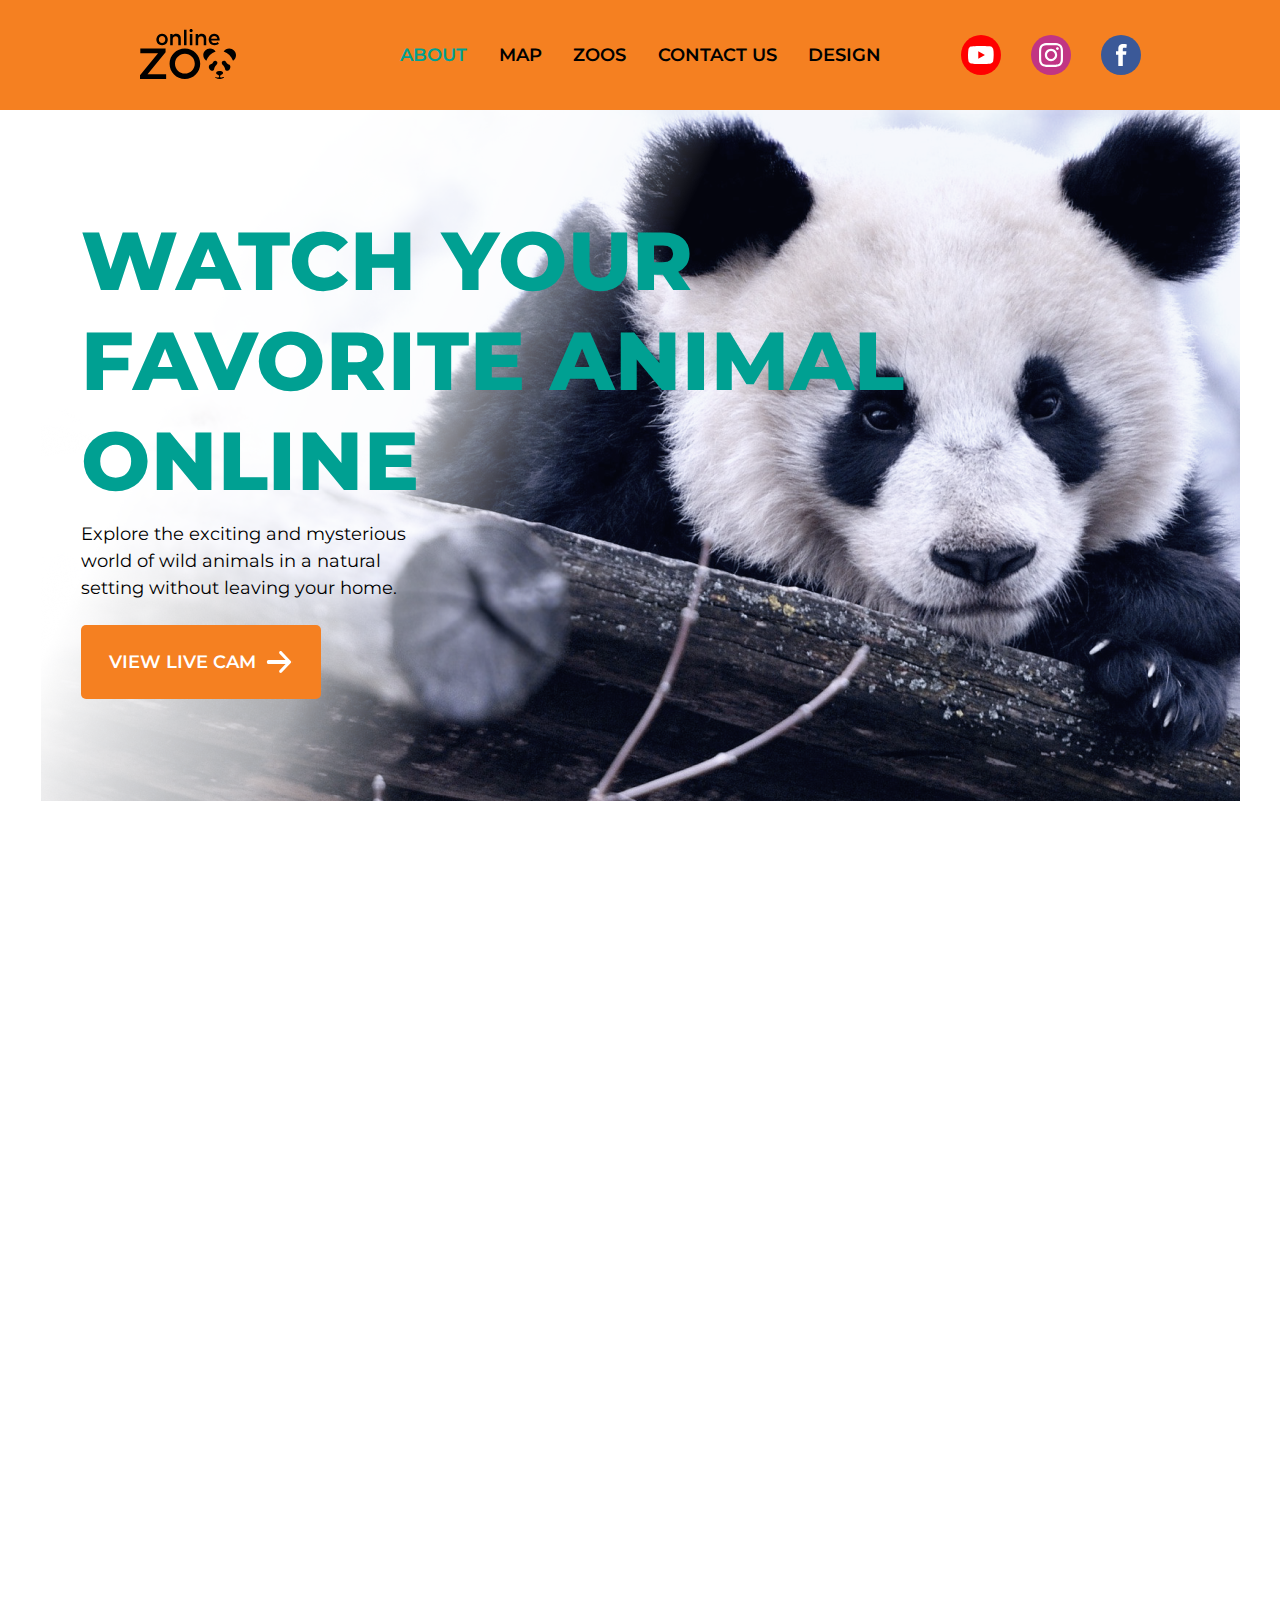
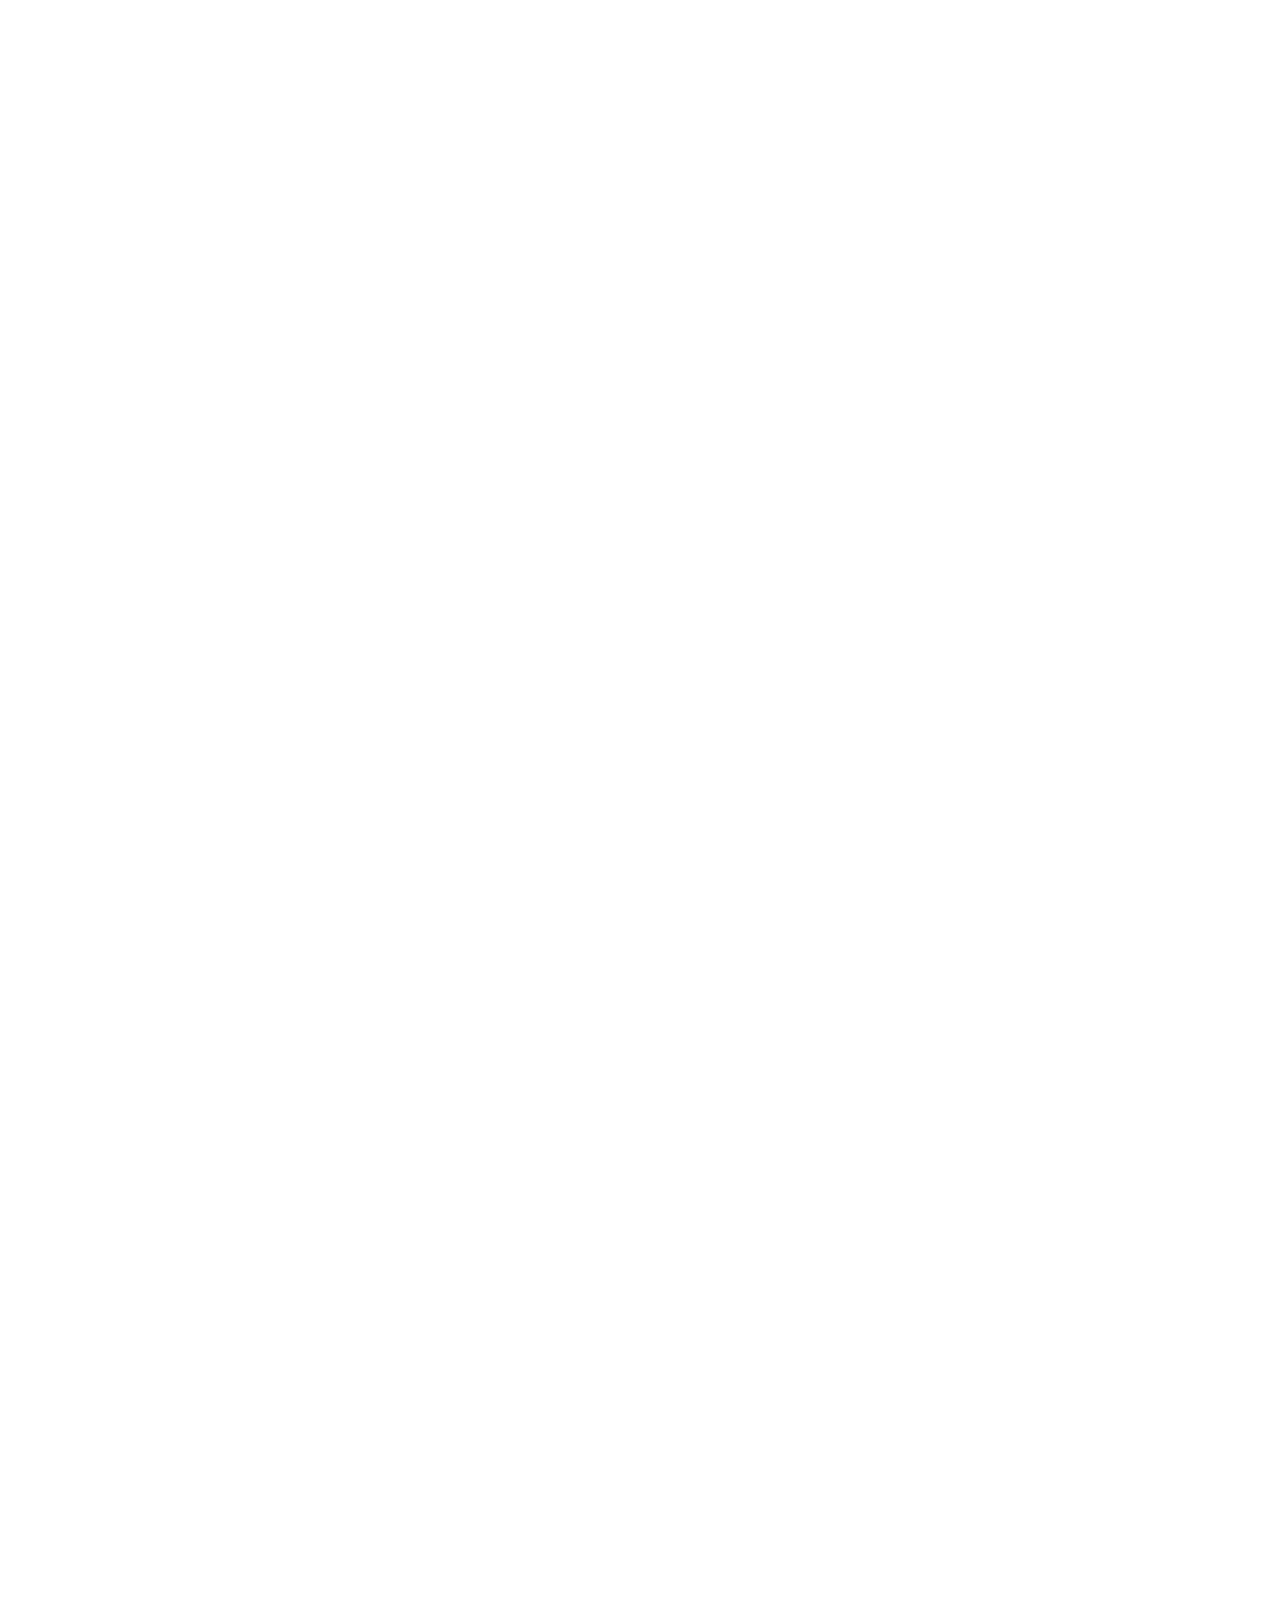
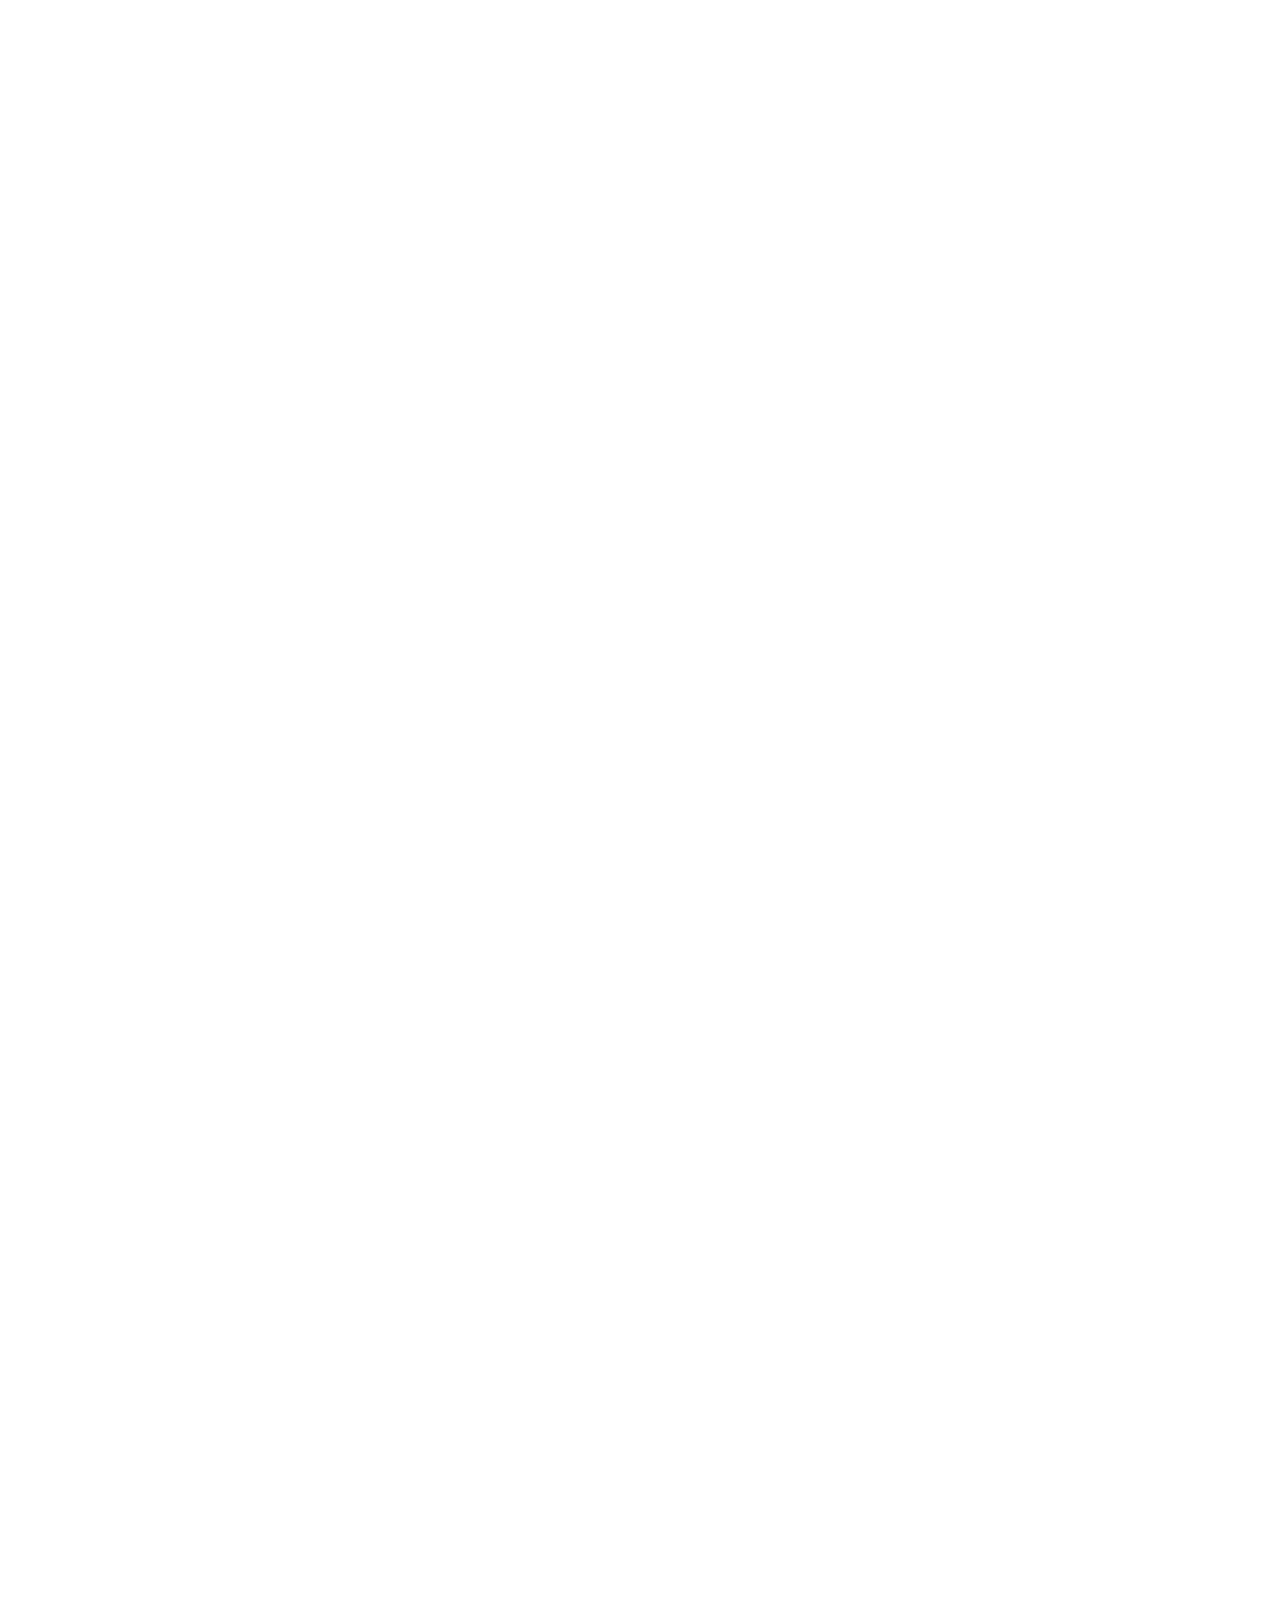
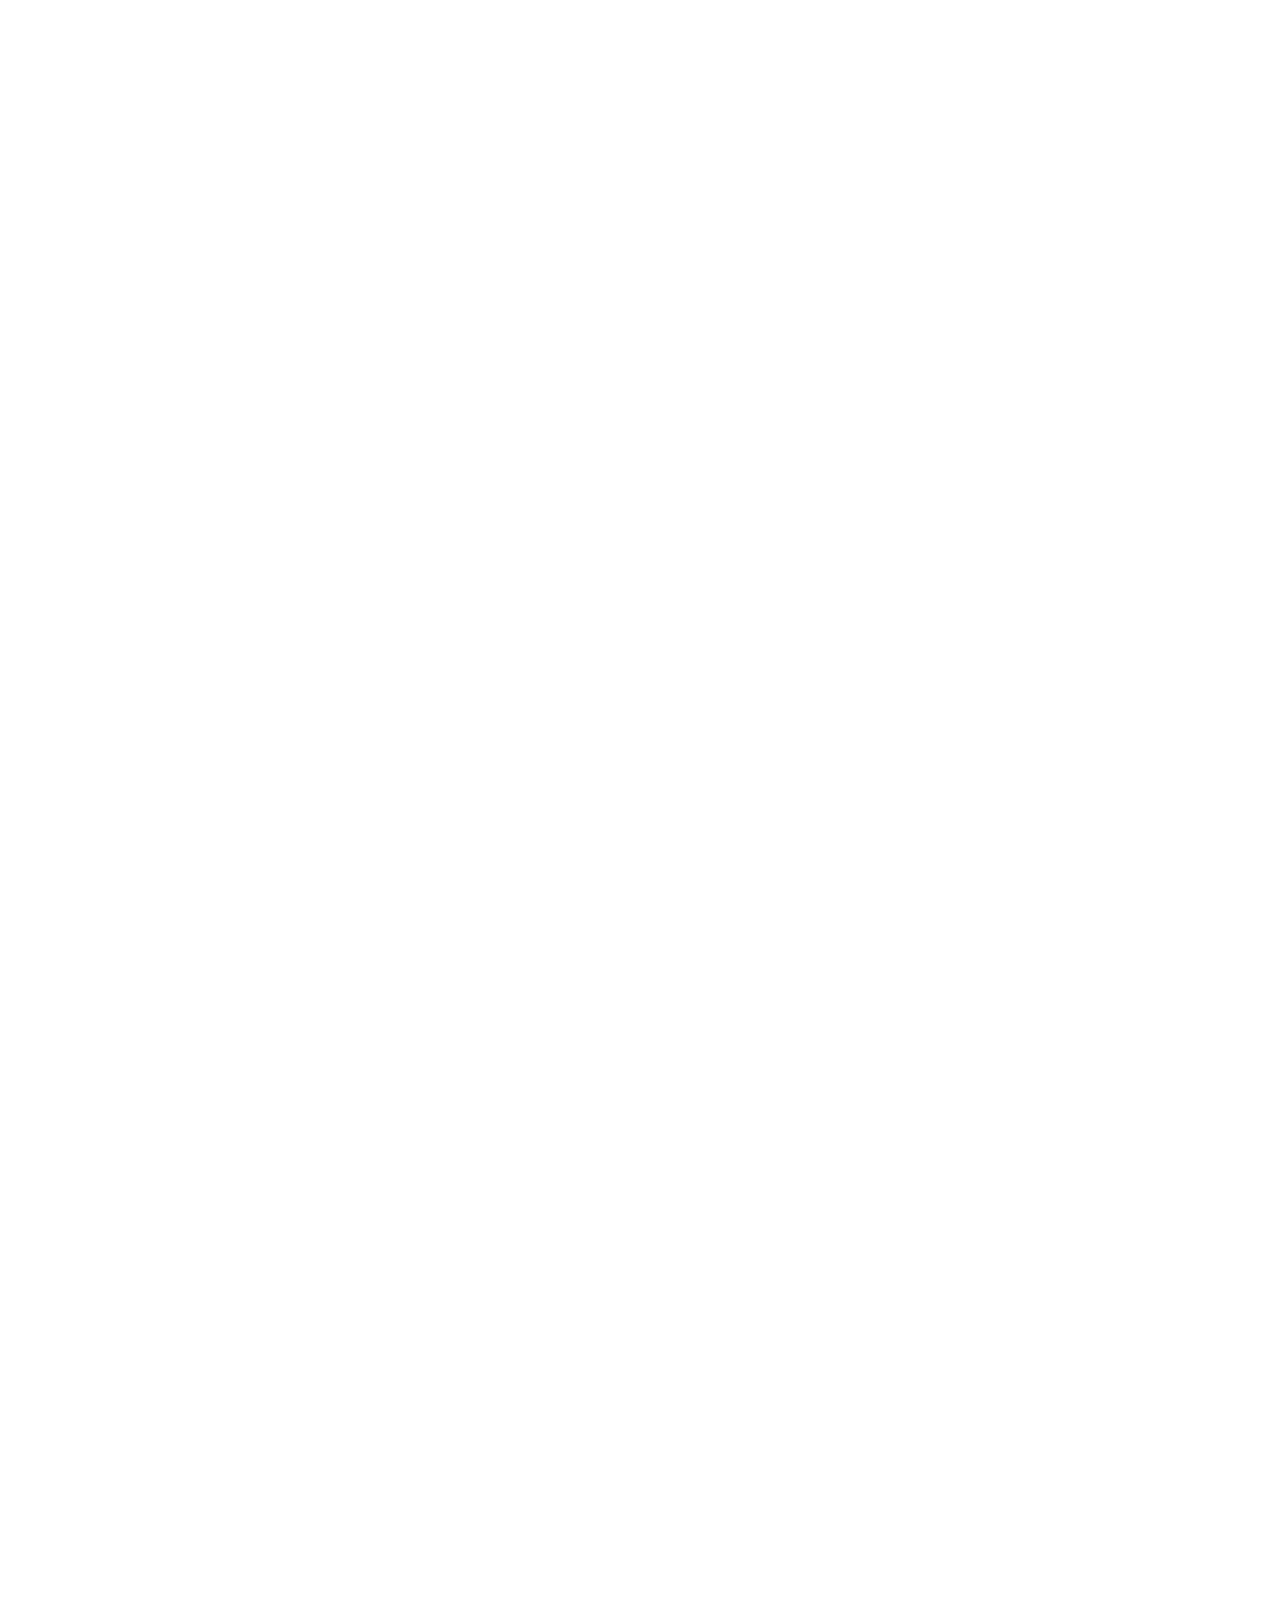
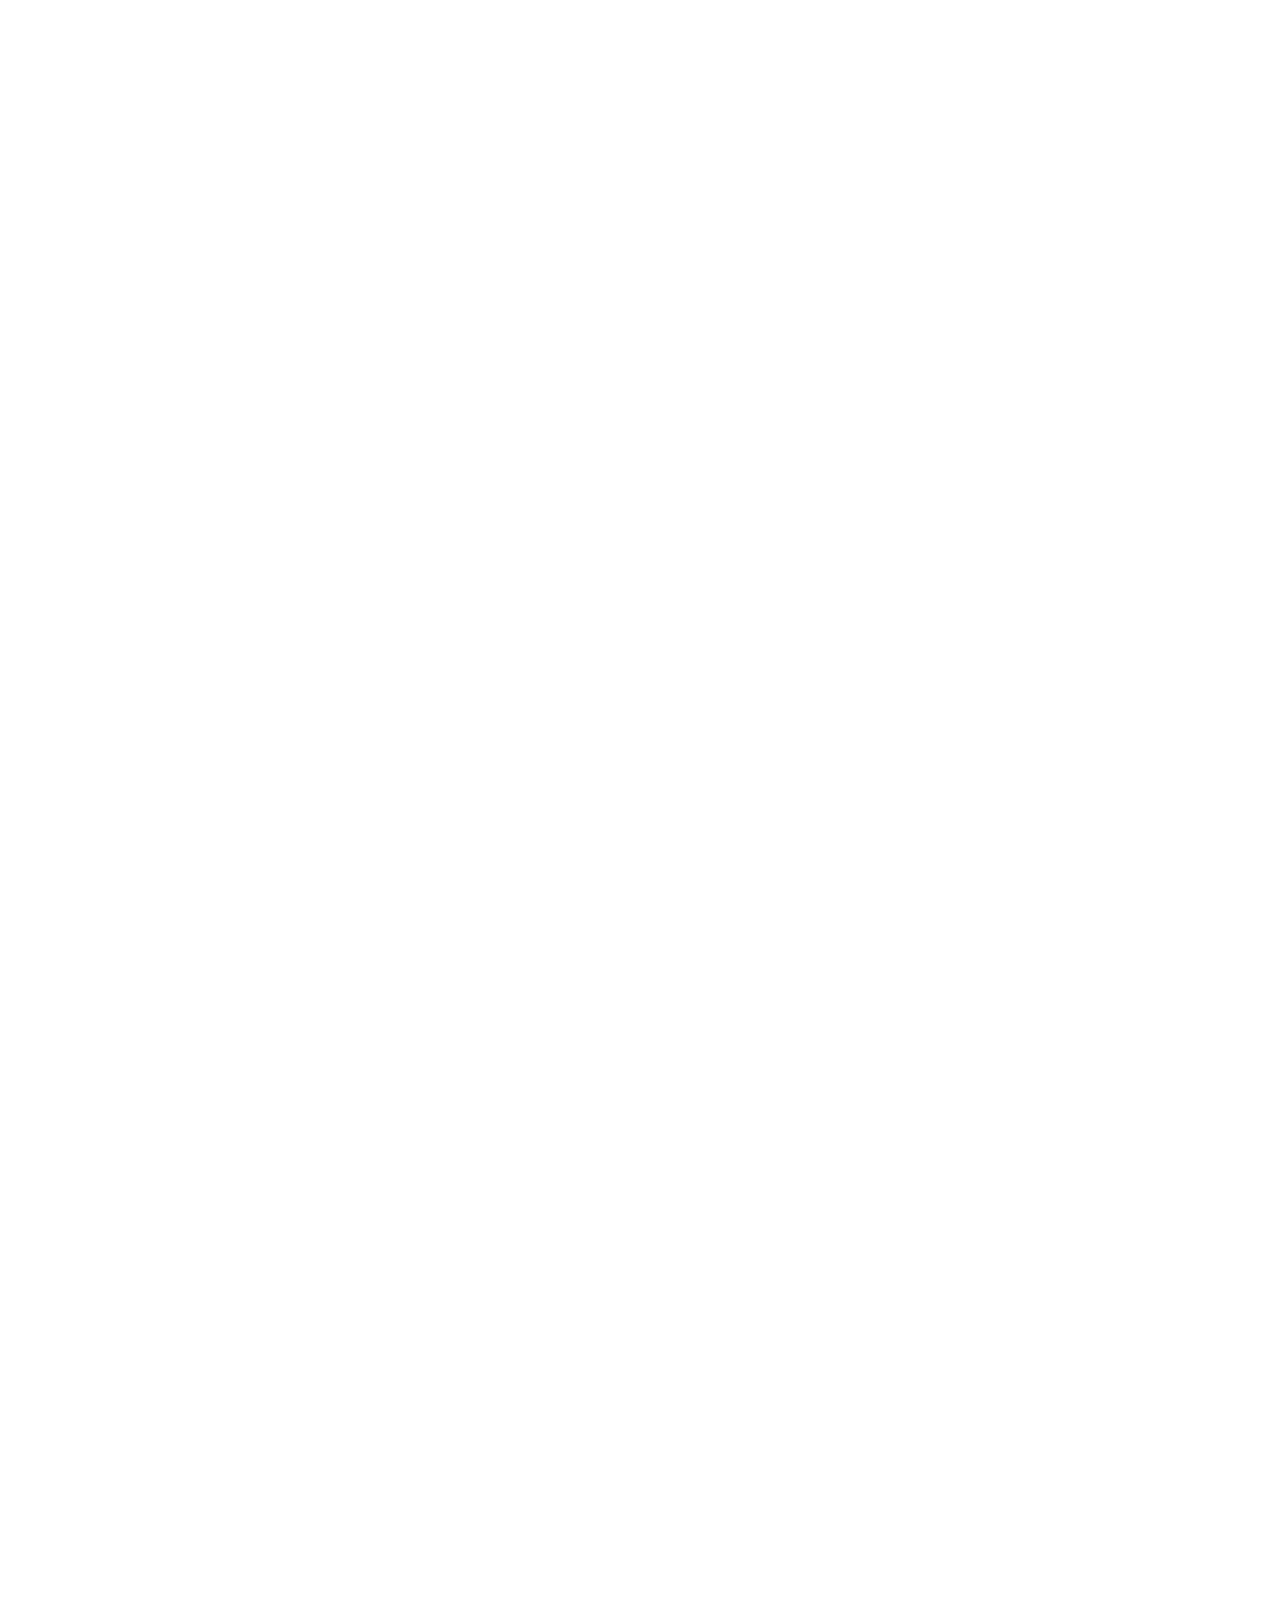
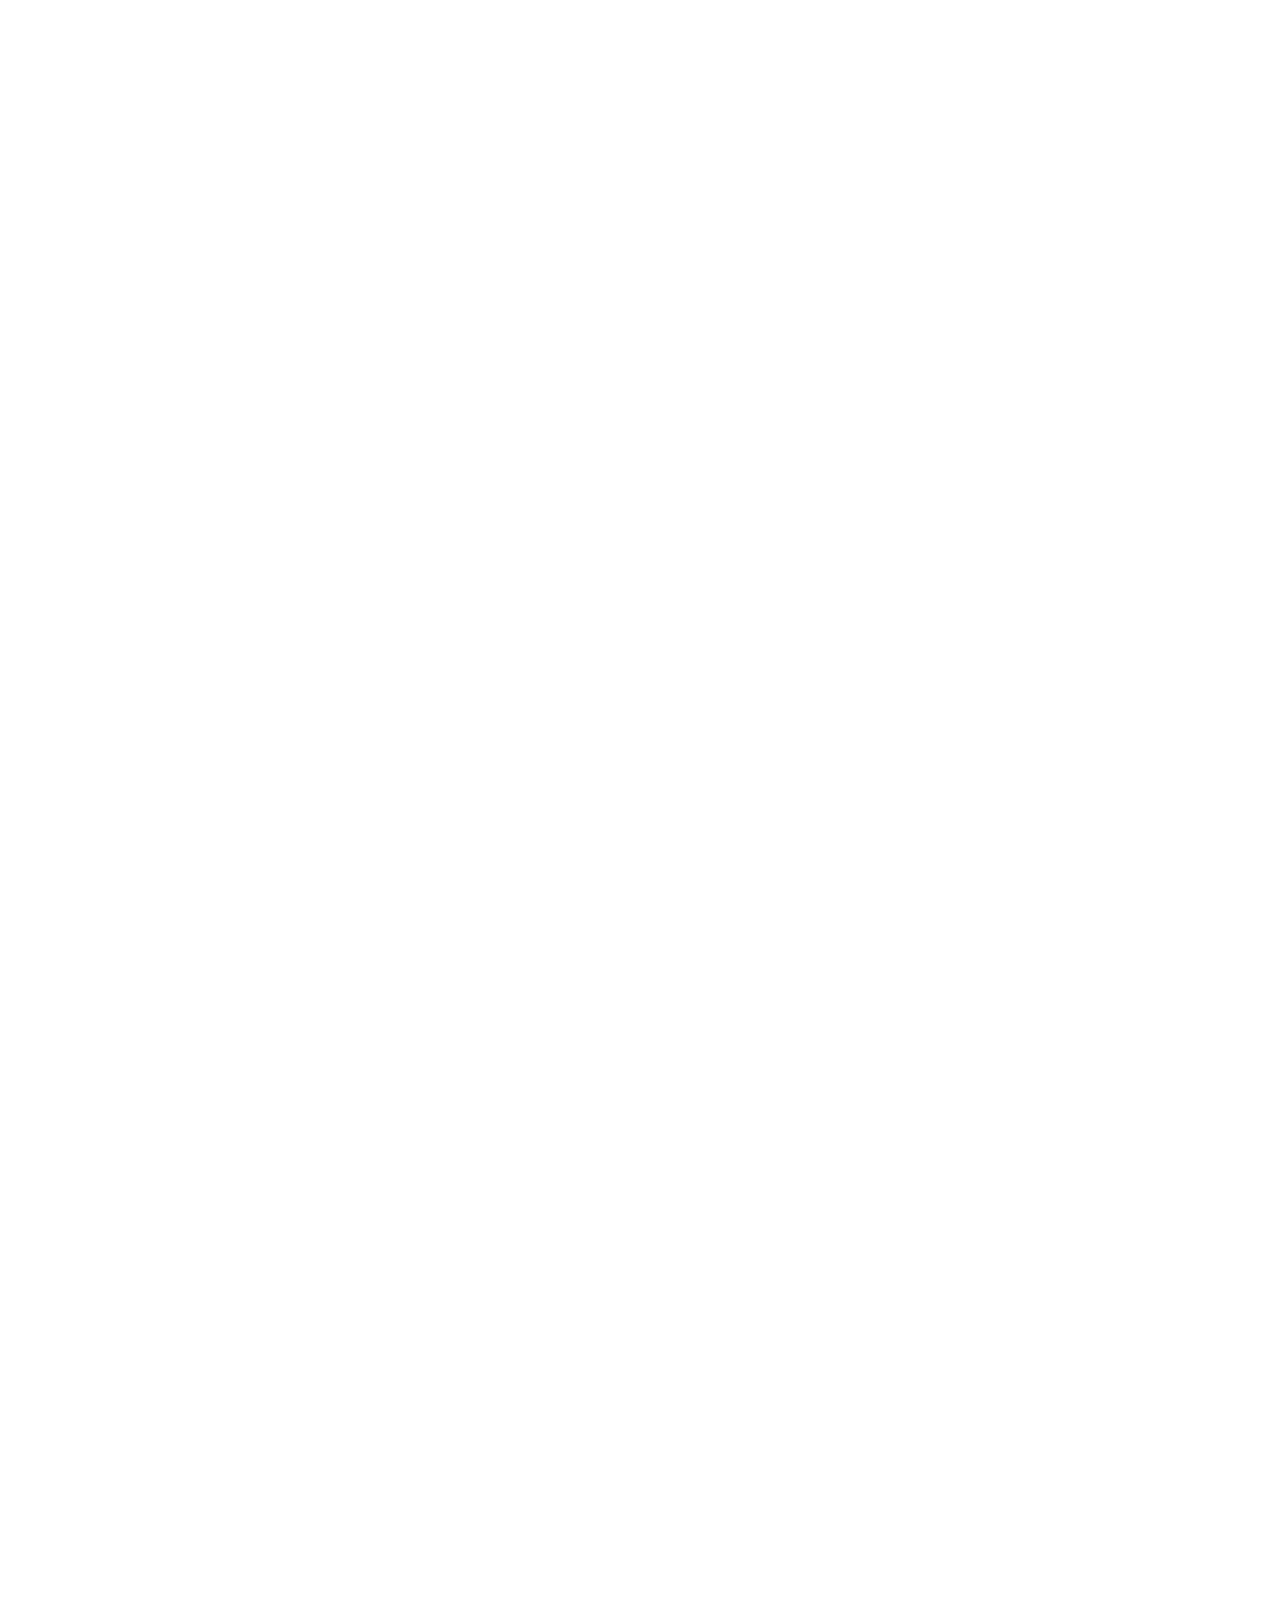
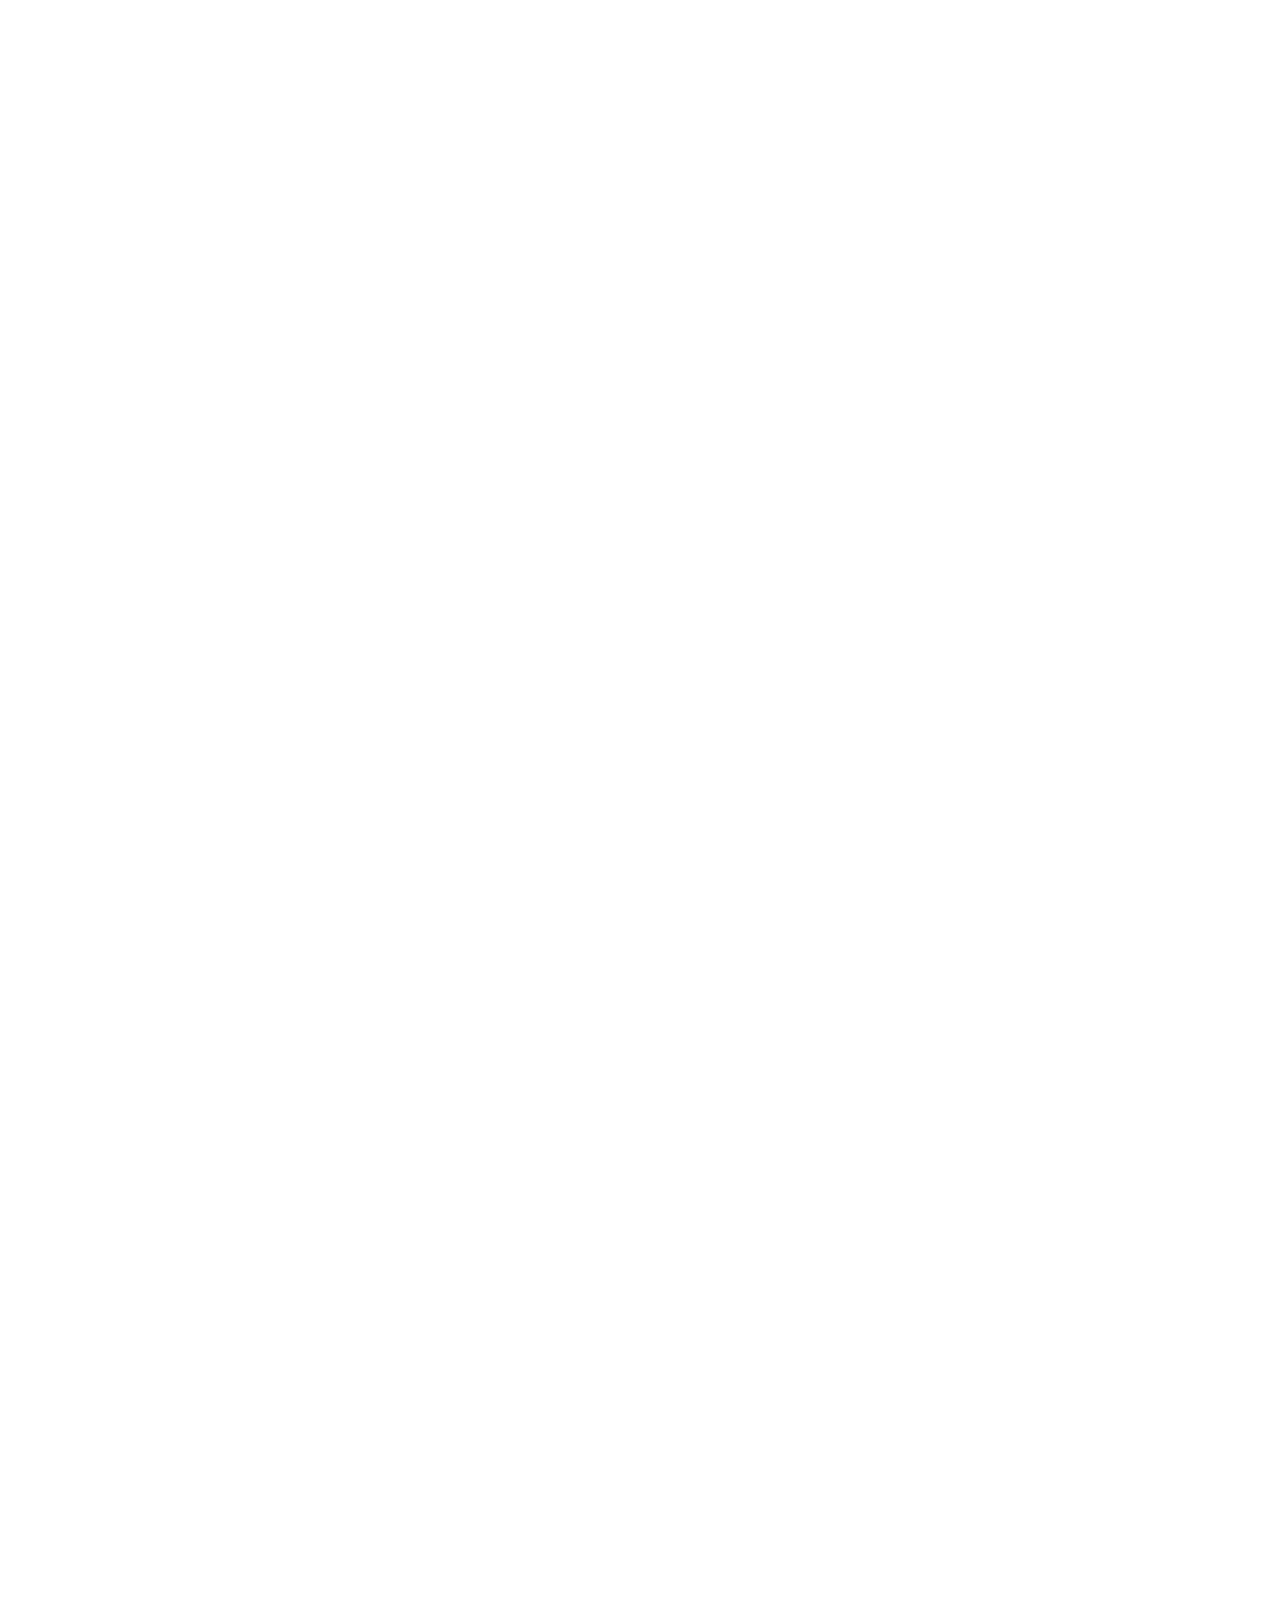
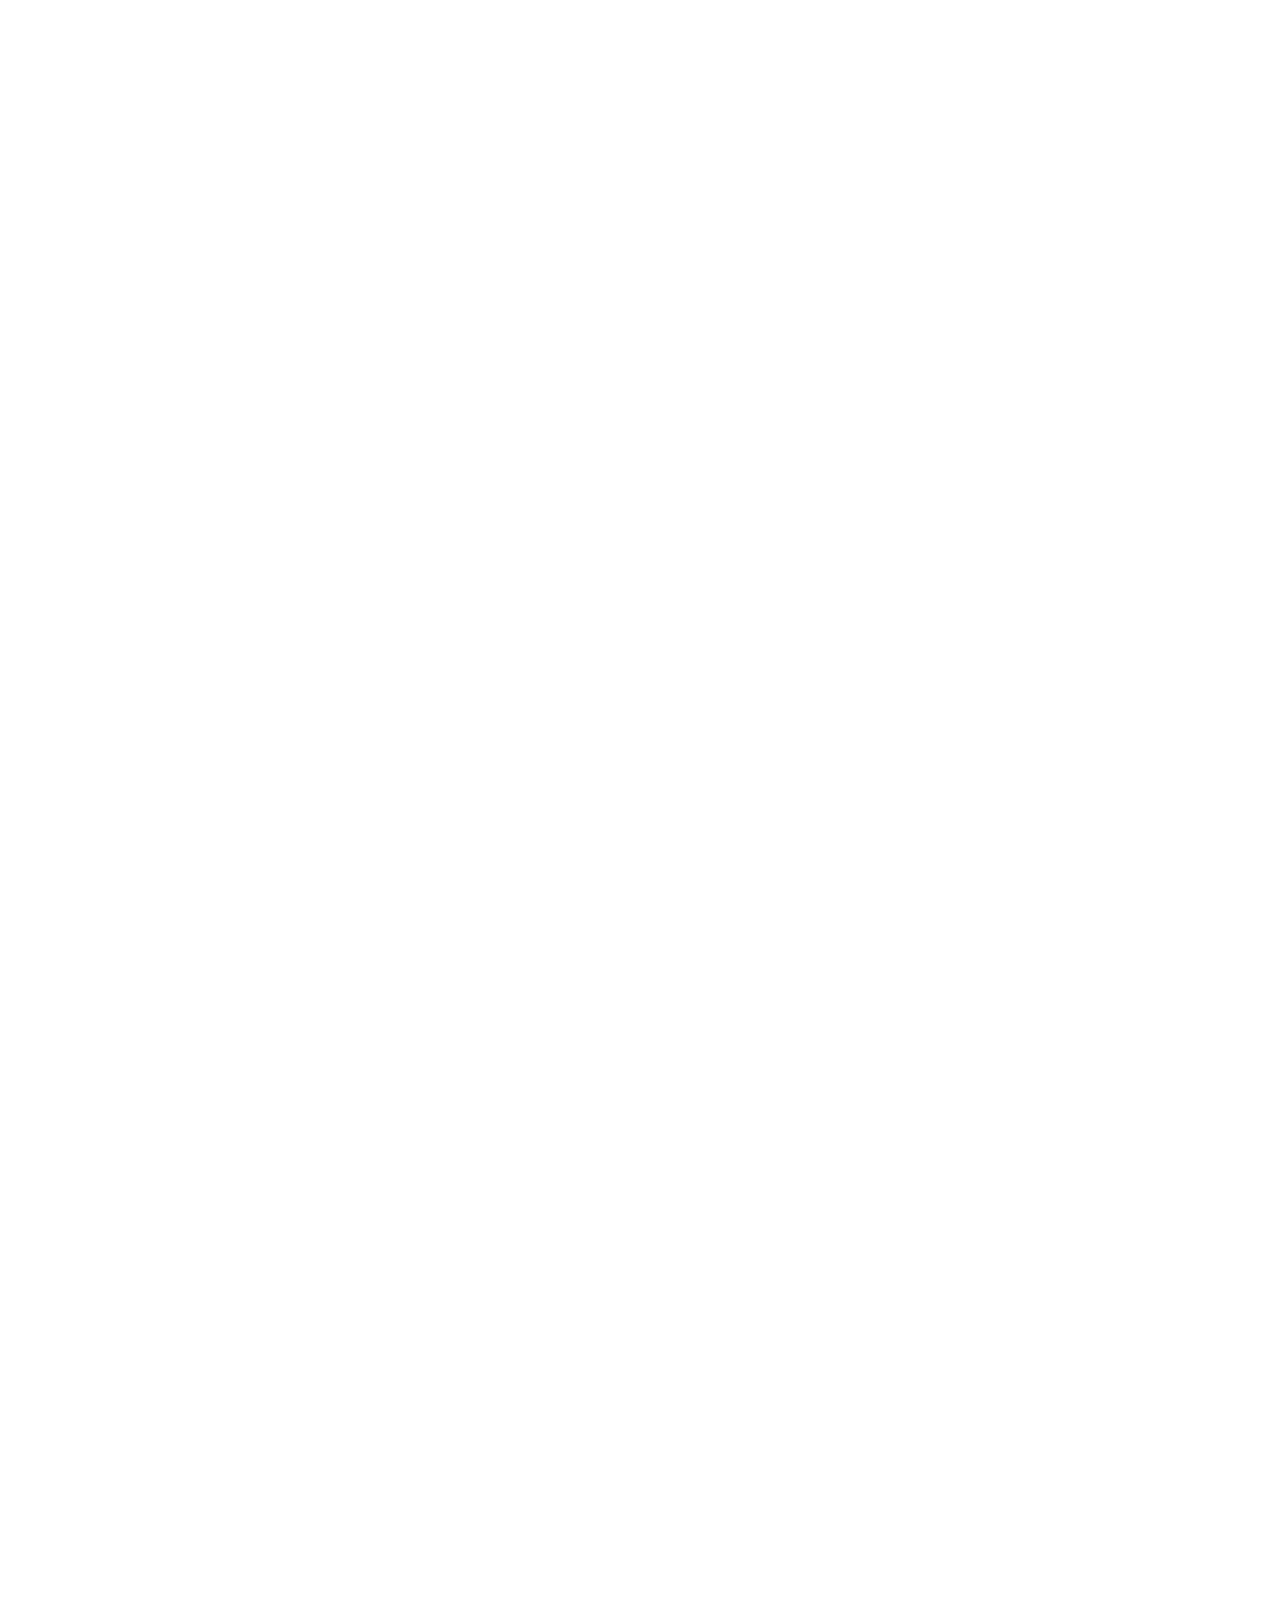
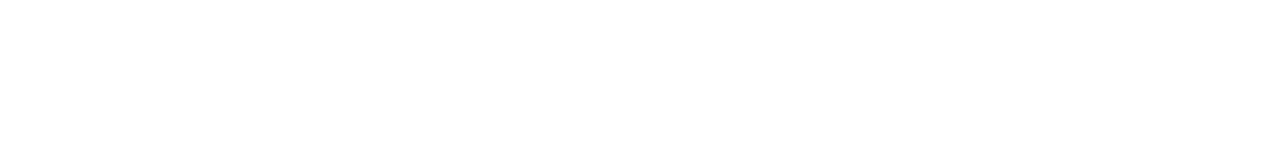
<file: index.html>
<!DOCTYPE html>
<html lang="en">
  <head>
    <meta charset="UTF-8" />
    <meta name="viewport" content="width=device-width, initial-scale=1.0" />
    <title>Online Zoo</title>
    <link rel="stylesheet" href="./pages/styles/reset.css" />
    <link rel="stylesheet" href="./pages/styles/index/style.css" />
    <link rel="stylesheet" href="./pages/styles/donate_pop-up/donate_pop-up.css" />
    <link rel="shortcut icon" href="./assets/icons/favicon.png" type="image/png" />
  </head>
  <body>
    <header class="header" id="top">
      <div class="container">
        <section class="header__section">
          <div class="header__logo">
            <a href="./index.html"> <img src="./assets/icons/site-logo.svg" alt="logo" width="96px" height="50px" /></a>
          </div>
          <nav class="header__nav_map">
            <ul class="header__ul_map">
              <li class="header__li_map">
                <label class="header__active_link"> about</label>
              </li>
              <li class="header__li_map">
                <a href="./pages/map.html"> map</a>
              </li>
              <li class="header__li_map">
                <a href="./pages/zoos/panda/panda.html"> zoos</a>
              </li>
              <li class="header__li_map">
                <a href="./pages/contact-us.html"> contact us</a>
              </li>
              <li class="header__li_map">
                <a href="https://www.figma.com/file/lnK11foY8Aoa6oOlDXovVN/Online-ZOO-Project" target="_blank">
                  design</a
                >
              </li>
            </ul>
          </nav>
          <section class="header__social">
            <ul class="header__social_ul">
              <li class="header__social_li">
                <a href="https://www.youtube.com/" target="_blank"><div class="header_logo_tube"></div></a>
              </li>
              <li class="header__social_li">
                <a href="https://www.instagram.com/" target="_blank"><div class="header_logo_inst"></div></a>
              </li>
              <li class="header__social_li">
                <a href="https://www.facebook.com/" target="_blank"><div class="header_logo_fb"></div></a>
              </li>
            </ul>
          </section>
          <section class="header__menu">
            <div class="hamburger_menu"></div>
          </section>
        </section>
      </div>
    </header>
    <main>
      <section class="main__section_view">
        <div class="container">
          <h1 class="visually_hidden">Online Zoo</h1>
          <h2 class="main__h2">Watch your favorite animal online</h2>
          <p class="main__p">
            Explore the exciting and mysterious world of wild animals in a natural setting without leaving your home.
          </p>
          <a href="./pages/zoos/panda/panda.html" class="main__button">
            view live cam
            <div class="button__arrow"></div>
          </a>
        </div>
      </section>
      <section class="main__section_information">
        <div class="container">
          <section class="main__section_content">
            <div class="main__section_info">
              <h2 class="main__content_h2">welcome to the online zoo!</h2>
              <p class="main__content_p">
                On our website, using live webcams, fans of all ages can observe various animals. Among them, are Giant
                pandas, eagles, alligators, forest gorillas, African lions, and others. It is the whole natural world in
                real-time in front of our cameras. We hope you will enjoy watching closely and explore animals’ behavior
                and habitats! Note: animals are not always on view on cameras, so please check back if you don't see
                anything.
              </p>
            </div>
            <div class="main__content_img">
              <img src="./assets/images/main_welcome_zoo.png" alt="photo_zoo" />
            </div>
          </section>
          <section class="main__section_content content__bottom">
            <div class="main__content_img">
              <img src="./assets/images/main_how_we_work.png" alt="photo_zoo" />
            </div>
            <div class="main__section_info bottom__information">
              <h2 class="main__content_h2 bottom__header">how we work</h2>
              <p class="main__content_p bottom__p">
                Online Zoo is a nonprofit committed to inspiring awareness and preservation of nature and wild animals
                in our zoo and worldwide. Every day, our experts work to safeguard the health and wellness of the
                animals. To continue these efforts, we need your help. We're so grateful to our numerous supporters. All
                donations, large and small, go a long way to the conservation efforts of our pets.
              </p>
            </div>
          </section>
        </div>
      </section>
      <section class="main__section_donate">
        <div class="container">
          <section class="section__donate">
            <div class="donate__information">
              <h3 class="donate__header_h3">Your donation makes a difference!</h3>
              <p class="donate__p">
                The Online Zoo's animal webcams are some of the most famous on the internet. Tune in to watch your
                favourite animals — live, 24/7!
              </p>
            </div>
            <section>
              <p class="donate__p_button">Quick Donate</p>
              <div class="donate__button_content">
                <span class="donate_span">$</span>
                <input type="number" class="input__donate" placeholder="donation amount" max="4" maxlength="4" />
                <div class="donate__btn">
                  <div class="donate__btn_arrow"></div>
                </div>
              </div>
            </section>
          </section>
        </div>
      </section>
      <section class="main__section__pets-in-zoo">
        <div class="container">
          <h2 class="section__pets-in-zoo_h2">meet some our pets</h2>
          <p class="section__pets-in-zoo_p">
            Do you have a special place in your heart for animals? Who are your favorites? Perhaps you'd like to donate
            to special ones or all our pets? We think it's important for you to choose how your donation is used.
          </p>
          <section class="section__carousel_arrows">
            <button class="carousel_arrow left-arrow_cards"></button>
            <button class="carousel_arrow right-arrow_cards right-arrow_opacity-half"></button>
          </section>
          <section class="section__carousel_animals">
            <div class="carousel__wrapper_left"></div>
            <div class="carousel__wrapper_right"></div>
            <div class="carousel__wrapper_cards" style="left: 252px">
              <a href="./pages/zoos/panda/panda.html" class="carousel__card_animal order_panda">
                <div class="card__animal-name">
                  <span class="animal_name">Lucas</span>
                </div>
                <div class="card__animal-panda"></div>
                <h4 class="card__kind-of-animal">Giant Panda</h4>
                <p class="card__description">
                  Native to central China, giant pandas have come to symbolize vulnerable species.
                </p>
                <div class="card__animal-view_btn">
                  <button class="animal-view__btn">
                    <span class="btn_desc">view live cam </span>
                    <div class="view__arrow"></div>
                  </button>
                </div>
              </a>
              <a href="./pages/zoos/lemur/lemur.html" class="carousel__card_animal order_lemur">
                <div class="card__animal-name">
                  <span class="animal_name name_lemur">Andy</span>
                </div>
                <div class="card__animal-lemur"></div>
                <h4 class="card__kind-of-animal">Madagascarian Lemur</h4>
                <p class="card__description">Lemurs are considered the world’s most endangered group of mammals.</p>
                <div class="card__animal-view_btn">
                  <button class="animal-view__btn">
                    <span class="btn_desc">view live cam </span>
                    <div class="view__arrow"></div>
                  </button>
                </div>
              </a>
              <a href="./pages/zoos/gorilla/gorilla.html" class="carousel__card_animal order_gorilla">
                <div class="card__animal-name">
                  <span class="animal_name name_gorilla">Glen</span>
                </div>
                <div class="card__animal-gorilla"></div>
                <h4 class="card__kind-of-animal">Gorilla in Congo</h4>
                <p class="card__description">
                  Variety of snacks very important for the healthy life of gorillas and his plenty of babies.
                </p>
                <div class="card__animal-view_btn">
                  <button class="animal-view__btn">
                    <span class="btn_desc">view live cam </span>
                    <div class="view__arrow"></div>
                  </button>
                </div>
              </a>
              <a href="#target" class="carousel__card_animal order_croco">
                <div class="card__animal-name">
                  <span class="animal_name">Mike</span>
                </div>
                <div class="card__animal-croco"></div>
                <h4 class="card__kind-of-animal">Chinese Alligator</h4>
                <p class="card__description">
                  From nose to tail, belly to back, hard scales protect this petite alligator.
                </p>
                <div class="card__animal-view_btn">
                  <button class="animal-view__btn">
                    <span class="btn_desc">view live cam </span>
                    <div class="view__arrow"></div>
                  </button>
                </div>
              </a>
              <a href="./pages/zoos/eagle/eagle.html" class="carousel__card_animal order_eagle">
                <div class="card__animal-name">
                  <span class="animal_name">Sam & Lora </span>
                </div>
                <div class="card__animal-eagle"></div>
                <h4 class="card__kind-of-animal">West End Bald Eagles</h4>
                <p class="card__description">
                  Pair of eagle parents lay and protect eggs, feed their chicks and teach them to hunt and fly.
                </p>
                <div class="card__animal-view_btn">
                  <button class="animal-view__btn">
                    <span class="btn_desc">view live cam </span>
                    <div class="view__arrow"></div>
                  </button>
                </div>
              </a>
              <a href="#target" class="carousel__card_animal order_koala">
                <div class="card__animal-name">
                  <span class="animal_name">Liz</span>
                </div>
                <div class="card__animal-koala"></div>
                <h4 class="card__kind-of-animal">Australian Koala</h4>
                <p class="card__description">
                  The elevated walkways bring you to eye level with the koalas as they perch in their forest.
                </p>
                <div class="card__animal-view_btn">
                  <button class="animal-view__btn">
                    <span class="btn_desc">view live cam </span>
                    <div class="view__arrow"></div>
                  </button>
                </div>
              </a>
              <a href="#target" class="carousel__card_animal order_lion">
                <div class="card__animal-name">
                  <span class="animal_name name_lion">Shake</span>
                </div>
                <div class="card__animal-lion"></div>
                <h4 class="card__kind-of-animal">African Lion</h4>
                <p class="card__description card_lion">
                  Lions roam the savannas and grasslands of Africa, hunting and raising cubs in the pride.
                </p>
                <div class="card__animal-view_btn">
                  <button class="animal-view__btn">
                    <span class="btn_desc">view live cam </span>
                    <div class="view__arrow"></div>
                  </button>
                </div>
              </a>
              <a href="#target" class="carousel__card_animal order_tiger">
                <div class="card__animal-name">
                  <span class="animal_name">Senja</span>
                </div>
                <div class="card__animal-tiger"></div>
                <h4 class="card__kind-of-animal">Sumatran Tiger</h4>
                <p class="card__description">
                  Sumatran Tigers are the smallest of the five sub-species, and are found in Indonesia.
                </p>
                <div class="card__animal-view_btn">
                  <button class="animal-view__btn">
                    <span class="btn_desc">view live cam </span>
                    <div class="view__arrow"></div>
                  </button>
                </div>
              </a>
              <a href="./pages/zoos/panda/panda.html" class="carousel__card_animal order_panda">
                <div class="card__animal-name">
                  <span class="animal_name">Lucas</span>
                </div>
                <div class="card__animal-panda"></div>
                <h4 class="card__kind-of-animal">Giant Panda</h4>
                <p class="card__description">
                  Native to central China, giant pandas have come to symbolize vulnerable species.
                </p>
                <div class="card__animal-view_btn">
                  <button class="animal-view__btn">
                    <span class="btn_desc">view live cam </span>
                    <div class="view__arrow"></div>
                  </button>
                </div>
              </a>
              <a href="./pages/zoos/lemur/lemur.html" class="carousel__card_animal order_lemur">
                <div class="card__animal-name">
                  <span class="animal_name name_lemur">Andy</span>
                </div>
                <div class="card__animal-lemur"></div>
                <h4 class="card__kind-of-animal">Madagascarian Lemur</h4>
                <p class="card__description">Lemurs are considered the world’s most endangered group of mammals.</p>
                <div class="card__animal-view_btn">
                  <button class="animal-view__btn">
                    <span class="btn_desc">view live cam </span>
                    <div class="view__arrow"></div>
                  </button>
                </div>
              </a>
              <a href="./pages/zoos/gorilla/gorilla.html" class="carousel__card_animal order_gorilla">
                <div class="card__animal-name">
                  <span class="animal_name name_gorilla">Glen</span>
                </div>
                <div class="card__animal-gorilla"></div>
                <h4 class="card__kind-of-animal">Gorilla in Congo</h4>
                <p class="card__description">
                  Variety of snacks very important for the healthy life of gorillas and his plenty of babies.
                </p>
                <div class="card__animal-view_btn">
                  <button class="animal-view__btn">
                    <span class="btn_desc">view live cam </span>
                    <div class="view__arrow"></div>
                  </button>
                </div>
              </a>
              <a href="#target" class="carousel__card_animal order_croco">
                <div class="card__animal-name">
                  <span class="animal_name">Mike</span>
                </div>
                <div class="card__animal-croco"></div>
                <h4 class="card__kind-of-animal">Chinese Alligator</h4>
                <p class="card__description">
                  From nose to tail, belly to back, hard scales protect this petite alligator.
                </p>
                <div class="card__animal-view_btn">
                  <button class="animal-view__btn">
                    <span class="btn_desc">view live cam </span>
                    <div class="view__arrow"></div>
                  </button>
                </div>
              </a>
              <a href="./pages/zoos/eagle/eagle.html" class="carousel__card_animal order_eagle">
                <div class="card__animal-name">
                  <span class="animal_name">Sam & Lora </span>
                </div>
                <div class="card__animal-eagle"></div>
                <h4 class="card__kind-of-animal">West End Bald Eagles</h4>
                <p class="card__description">
                  Pair of eagle parents lay and protect eggs, feed their chicks and teach them to hunt and fly.
                </p>
                <div class="card__animal-view_btn">
                  <button class="animal-view__btn">
                    <span class="btn_desc">view live cam </span>
                    <div class="view__arrow"></div>
                  </button>
                </div>
              </a>
              <a href="#target" class="carousel__card_animal order_koala">
                <div class="card__animal-name">
                  <span class="animal_name">Liz</span>
                </div>
                <div class="card__animal-koala"></div>
                <h4 class="card__kind-of-animal">Australian Koala</h4>
                <p class="card__description">
                  The elevated walkways bring you to eye level with the koalas as they perch in their forest.
                </p>
                <div class="card__animal-view_btn">
                  <button class="animal-view__btn">
                    <span class="btn_desc">view live cam </span>
                    <div class="view__arrow"></div>
                  </button>
                </div>
              </a>
              <a href="#target" class="carousel__card_animal order_lion">
                <div class="card__animal-name">
                  <span class="animal_name name_lion">Shake</span>
                </div>
                <div class="card__animal-lion"></div>
                <h4 class="card__kind-of-animal">African Lion</h4>
                <p class="card__description card_lion">
                  Lions roam the savannas and grasslands of Africa, hunting and raising cubs in the pride.
                </p>
                <div class="card__animal-view_btn">
                  <button class="animal-view__btn">
                    <span class="btn_desc">view live cam </span>
                    <div class="view__arrow"></div>
                  </button>
                </div>
              </a>
              <a href="#target" class="carousel__card_animal order_tiger">
                <div class="card__animal-name">
                  <span class="animal_name">Senja</span>
                </div>
                <div class="card__animal-tiger"></div>
                <h4 class="card__kind-of-animal">Sumatran Tiger</h4>
                <p class="card__description">
                  Sumatran Tigers are the smallest of the five sub-species, and are found in Indonesia.
                </p>
                <div class="card__animal-view_btn">
                  <button class="animal-view__btn">
                    <span class="btn_desc">view live cam </span>
                    <div class="view__arrow"></div>
                  </button>
                </div>
              </a>
            </div>
          </section>
          <section class="section__favourite">
            <div class="section__animal-favourite_btn">
              <a href="./pages/map.html" class="animal-favourite__btn">
                <span class="btn_desc">choose your favourite </span>
                <div class="favourite__arrow"></div>
              </a>
            </div>
          </section>
        </div>
      </section>
      <section class="main__section_pay-and-feed">
        <div class="container">
          <h2 class="section__pay-and-feed_h2">pay and feed</h2>
          <section class="section__pay-and-feed_desc">
            <div class="pay-and-feed__desc_start">
              <span class="desc_number">01</span>
              <div class="decs_line"></div>
            </div>
            <section class="pay-and-feed__info">
              <div class="pay-and-feed__img-01">
                <img src="./assets/images/pay-and-feed_01.png" alt="monkey" />
              </div>
              <div class="pay-and-feed__desc">
                <div class="pay-and-feed__desc_img-01"></div>
                <h5 class="pay-and-feed__desc_h5">Your donation has an impact</h5>
                <p class="pay-and-feed__desc_p">
                  Providing our animals with high-quality nutritious diets is just one element of animal care at our
                  Zoo. We do all the best so that our animals can eat food similar to what they might find in their
                  natural habitats while making sure they get the right mix of nutrients, proteins, and vitamins to be
                  happy and healthy. Please help us provide nutritious food for our animals by donating. The generosity
                  of people like you can help us make sure that our animals enjoy good food that keeps them in great
                  condition.
                </p>
              </div>
            </section>
          </section>
          <section class="section__pay-and-feed_desc">
            <div class="pay-and-feed__desc_start-02">
              <span class="desc_number">02</span>
              <div class="decs_line"></div>
            </div>
            <section class="pay-and-feed__info">
              <div class="pay-and-feed__img-02">
                <img src="./assets/images/pay-and-feed_02.png" width="560px" height="364px" alt="monkey" />
              </div>
              <div class="pay-and-feed__desc">
                <div class="pay-and-feed__desc_img-02"></div>
                <h5 class="pay-and-feed__desc_h5">Make a donation</h5>
                <p class="pay-and-feed__desc_p desc_p-2">
                  You can donate through your credit card without any fees. It is easy and safe. We do not keep donors'
                  personal information on an online network. Choose an amount to give and the pet's name if needed. One
                  of the most effective ways you can give is by making regular donations.
                </p>
              </div>
            </section>
          </section>
          <section class="section__pay-and-feed_desc">
            <div class="pay-and-feed__desc_start-03">
              <span class="desc_number">03</span>
              <div class="decs_line"></div>
            </div>
            <section class="pay-and-feed__info">
              <div class="pay-and-feed__img-03">
                <img src="./assets/images/pay-and-feed_03.png" alt="monkey" />
              </div>
              <div class="pay-and-feed__desc">
                <div class="pay-and-feed__desc_img-03"></div>
                <h5 class="pay-and-feed__desc_h5 h5-03">Bring your food charity — straight to your favorites pets.</h5>
                <p class="pay-and-feed__desc_p-03">
                  After your donation, the animal receives its favorite foods. You can support your favorite animals or
                  any animal you care about and make a real personal impact. Never doubt that your donation can make a
                  difference even if it is small.
                </p>
                <button class="pay-and-feed__button button-03">
                  <span>donate now</span>
                  <div class="pay-and-feed__button_arrow"></div>
                </button>
              </div>
            </section>
          </section>
        </div>
      </section>
      <section class="main__users">
        <div class="container">
          <section class="section__users">
            <section class="users__info">
              <h2 class="users__info_h2">what our users think</h2>
              <p class="users__info_p">
                We are continuously striving to improve the experiences of our future guests. Below you can leave your
                own feedback, or simply view feedback from past clients.
              </p>
            </section>
            <section class="users__feedbacks_wrapper">
              <div class="feedbacks__wrapper_moves" style="left: 17px">
                <div class="user_feedback">
                  <img src="./assets/icons/user_feedback.svg" class="feedback__img" alt="dots" />
                  <span class="feedback__span-adress">New Jersey, June 2020</span>
                  <p class="feedback__p">
                    I am writing to thank you for your mission is to bring people closer to nature! Like myself,
                    children were very impressed by the opportunity to explore the life of incredible animals in
                    real-time.
                  </p>
                  <span class="feedback__span-name">Karen Maithlan</span>
                </div>
                <div class="user_feedback">
                  <img src="./assets/icons/user_feedback.svg" class="feedback__img" alt="dots" />
                  <span class="feedback__span-adress">Toronto, November 2020</span>
                  <p class="feedback__p">
                    We so enjoy the ever-evolving selection of animals from around the globe. THANK YOU for sharing
                    these fascinating animal friends with us so that we may learn and increase our understanding of the
                    animal kingdom.
                  </p>
                  <span class="feedback__span-name">Carol Larsen</span>
                </div>
                <div class="user_feedback">
                  <img src="./assets/icons/user_feedback.svg" class="feedback__img" alt="dots" />
                  <span class="feedback__span-adress">New Jersey, June 2020</span>
                  <p class="feedback__p">
                    I am writing to thank you for your mission is to bring people closer to nature! Like myself,
                    children were very impressed by the opportunity to explore the life of incredible animals in
                    real-time.
                  </p>
                  <span class="feedback__span-name">Karen Maithlan</span>
                </div>
                <div class="user_feedback">
                  <img src="./assets/icons/user_feedback.svg" class="feedback__img" alt="dots" />
                  <span class="feedback__span-adress">London, February 2020</span>
                  <p class="feedback__p">
                    A fantastic experience for kids and adults alike! If anyone is looking for an attraction that
                    educates people on wild animals – <br />
                    it's for you! I highly recommend seeing for yourself the variety of animals on your screen.
                  </p>
                  <span class="feedback__span-name">C. Stockman</span>
                </div>
                <div class="user_feedback">
                  <img src="./assets/icons/user_feedback.svg" class="feedback__img" alt="dots" />
                  <span class="feedback__span-adress">Amsterdam, June 2020</span>
                  <p class="feedback__p">
                    I want to thank you for the amazing sites you find to put your cameras to let each of us see things
                    that we would probably never see on our own. There are so many positives on Zoo Online and I'm
                    grateful for it. Thank you so much!
                  </p>
                  <span class="feedback__span-name bottom_span">Tomas Ray</span>
                </div>
                <div class="user_feedback">
                  <img src="./assets/icons/user_feedback.svg" class="feedback__img" alt="dots" />
                  <span class="feedback__span-adress">Toronto, November 2020</span>
                  <p class="feedback__p">
                    We so enjoy the ever-evolving selection of animals from around the globe. THANK YOU for sharing
                    these fascinating animal friends with us so that we may learn and increase our understanding of the
                    animal kingdom.
                  </p>
                  <span class="feedback__span-name">Carol Larsen</span>
                </div>
                <div class="user_feedback">
                  <img src="./assets/icons/user_feedback.svg" class="feedback__img" alt="dots" />
                  <span class="feedback__span-adress">New Jersey, June 2020</span>
                  <p class="feedback__p">
                    I am writing to thank you for your mission is to bring people closer to nature! Like myself,
                    children were very impressed by the opportunity to explore the life of incredible animals in
                    real-time.
                  </p>
                  <span class="feedback__span-name">Karen Maithlan</span>
                </div>
                <div class="user_feedback">
                  <img src="./assets/icons/user_feedback.svg" class="feedback__img" alt="dots" />
                  <span class="feedback__span-adress">Toronto, November 2020</span>
                  <p class="feedback__p">
                    We so enjoy the ever-evolving selection of animals from around the globe. THANK YOU for sharing
                    these fascinating animal friends with us so that we may learn and increase our understanding of the
                    animal kingdom.
                  </p>
                  <span class="feedback__span-name">Carol Larsen</span>
                </div>
                <div class="user_feedback">
                  <img src="./assets/icons/user_feedback.svg" class="feedback__img" alt="dots" />
                  <span class="feedback__span-adress">New Jersey, June 2020</span>
                  <p class="feedback__p">
                    I am writing to thank you for your mission is to bring people closer to nature! Like myself,
                    children were very impressed by the opportunity to explore the life of incredible animals in
                    real-time.
                  </p>
                  <span class="feedback__span-name">Karen Maithlan</span>
                </div>
                <div class="user_feedback">
                  <img src="./assets/icons/user_feedback.svg" class="feedback__img" alt="dots" />
                  <span class="feedback__span-adress">London, February 2020</span>
                  <p class="feedback__p">
                    A fantastic experience for kids and adults alike! If anyone is looking for an attraction that
                    educates people on wild animals – <br />
                    it's for you! I highly recommend seeing for yourself the variety of animals on your screen.
                  </p>
                  <span class="feedback__span-name">C. Stockman</span>
                </div>
                <div class="user_feedback">
                  <img src="./assets/icons/user_feedback.svg" class="feedback__img" alt="dots" />
                  <span class="feedback__span-adress">Amsterdam, June 2020</span>
                  <p class="feedback__p">
                    I want to thank you for the amazing sites you find to put your cameras to let each of us see things
                    that we would probably never see on our own. There are so many positives on Zoo Online and I'm
                    grateful for it. Thank you so much!
                  </p>
                  <span class="feedback__span-name bottom_span">Tomas Ray</span>
                </div>
                <div class="user_feedback">
                  <img src="./assets/icons/user_feedback.svg" class="feedback__img" alt="dots" />
                  <span class="feedback__span-adress">Toronto, November 2020</span>
                  <p class="feedback__p">
                    We so enjoy the ever-evolving selection of animals from around the globe. THANK YOU for sharing
                    these fascinating animal friends with us so that we may learn and increase our understanding of the
                    animal kingdom.
                  </p>
                  <span class="feedback__span-name">Carol Larsen</span>
                </div>
              </div>
              <section class="users__carousel_arrows">
                <div class="carousel_arrow">
                  <div class="left-arrow_feedback"></div>
                </div>
                <div class="carousel_arrow">
                  <div class="right-arrow_feedback"></div>
                </div>
              </section>
              <div class="user__carousel_radio">
                <input class="user_radio" name="carousel-user" type="radio" id="radio_carousel-1" checked />
                <label for="radio_carousel-1"></label>
                <input class="user_radio" name="carousel-user" type="radio" id="radio_carousel-2" />
                <label for="radio_carousel-2"></label>
                <input class="user_radio" name="carousel-user" type="radio" id="radio_carousel-3" />
                <label for="radio_carousel-3"></label>
                <input class="user_radio" name="carousel-user" type="radio" id="radio_carousel-4" />
                <label for="radio_carousel-4"></label>
              </div>
            </section>
          </section>
          <div class="users__btn_leave-feedback">
            <span class="btn_feedback">leave feedback</span>
            <div class="btn_right-arrow"></div>
          </div>
        </div>
      </section>
      <section class="main__favourite-animals">
        <div class="container">
          <h2 class="main__favourite_h2">care for the animals you love</h2>
          <h4 class="main__favourite_h4">You can help to look after the animals you love with your gift today</h4>
          <div class="favourite__animals_wrapper">
            <div class="favourite_animals">
              <div class="favourite__animal_card-koala">
                <img src="./assets/images/favourite_coala.png" alt="coala" class="img_border" />
              </div>
              <a href="./pages/zoos/panda/panda.html" class="favourite__animal_card order-1">
                <div class="favourite__animal_img">
                  <img src="./assets/images/favourite_panda.png" alt="panda" class="img_border" />
                </div>
                <div class="favourite__info">
                  <span class="card__span">
                    Your $30 could give Lucas <br />
                    a slice of panda cake, made with our secret recipe.
                  </span>
                  <div class="card__btn">
                    <span class="btn__span">feed</span>
                    <div class="btn__arrow"></div>
                  </div>
                </div>
              </a>
              <div class="favourite__animal_card order-3">
                <div class="favourite__animal_img">
                  <img src="./assets/images/favourite_tiger.png" alt="tiger" class="img_border" />
                </div>
                <div class="favourite__info">
                  <span class="card__span">
                    Your $150 will help to care for Senja,<br />
                    a Sumatran tiger, for three weeks.
                  </span>
                  <div class="card__btn">
                    <span class="btn__span">feed</span>
                    <div class="btn__arrow"></div>
                  </div>
                </div>
              </div>
              <a href="./pages/zoos/lemur/lemur.html" class="favourite__animal_card order-2">
                <div class="favourite__animal_img">
                  <img src="./assets/images/favourite_lemur.png" alt="syricat" class="img_border" />
                </div>
                <div class="favourite__info">
                  <span class="card__span">
                    With your support, we can give Andy his favorite fruits. Especially when it's not fruit season in
                    its natural habitat.
                  </span>
                  <div class="card__btn">
                    <span class="btn__span">feed</span>
                    <div class="btn__arrow"></div>
                  </div>
                </div>
              </a>
              <a href="./pages/zoos/eagle/eagle.html" class="favourite__animal_card order-4">
                <div class="favourite__animal_img">
                  <img src="./assets/images/favourite_eagle.png" alt="eagle" class="img_border" />
                </div>
                <div class="favourite__info">
                  <span class="card__span">
                    Sam & Lora have hatched and raised numerous young and will be happy with your help.
                  </span>
                  <div class="card__btn">
                    <span class="btn__span">feed</span>
                    <div class="btn__arrow"></div>
                  </div>
                </div>
              </a>
            </div>
          </div>
          <div class="favourite__animal_radio">
            <input class="animal_radio" name="carousel-animal" type="radio" id="radio_favourite-1" checked />
            <label for="radio_favourite-1"></label>
            <input class="animal_radio" name="carousel-animal" type="radio" id="radio_favourite-2" />
            <label for="radio_favourite-2"></label>
            <input class="animal_radio" name="carousel-animal" type="radio" id="radio_favourite-3" />
            <label for="radio_favourite-3"></label>
            <input class="animal_radio" name="carousel-animal" type="radio" id="radio_favourite-4" />
            <label for="radio_favourite-4"></label>
          </div>
          <a href="./pages/map.html" class="favourite__animal_btn">
            <span class="favourite__btn_span">Choose Your Favourite</span>
            <div class="favourite__btn_right-arrow"></div>
          </a>
        </div>
        <div class="favourite_monitor-animal">
          <div class="favourite_monitor-animal_abs">
            <img src="./assets/images/favourite_touch-animal.png" alt="monitor-with-animal" />
          </div>
        </div>
      </section>
    </main>
    <footer class="footer">
      <div class="container">
        <section class="footer__nav">
          <nav class="footer__nav_school">
            <ul class="nav__school_ul">
              <li>
                <a href="#top"> <img src="./assets/icons/site-logo_white.svg" alt="logo" title="logo" /></a>
              </li>
              <li>
                <img src="./assets/icons/footer_yem.svg" alt="Yem Digital" title="Yem Digital" />
              </li>
              <li>
                <img src="./assets/icons/footer_rsschool.svg" alt="RSSchool" title="RSSchool" />
              </li>
            </ul>
          </nav>
          <nav class="footer__nav_map">
            <ul class="nav__map_ul">
              <li><a href="#top">about</a></li>
              <li><a href="./pages/map.html">map</a></li>
              <li><a href="./pages/zoos/panda/panda.html">zoos</a></li>
              <li><a href="./pages/contact-us.html">contact us</a></li>
            </ul>
          </nav>
          <div class="footer__btn">
            <span class="footer__btn_span">donate for volunteers</span>
            <div class="footer__btn_right-arrow"></div>
          </div>
        </section>
        <div class="footer_line"></div>
        <section class="footer__authors">
          <ul class="footer_auth_ul">
            <li>© 2021 DinaK</li>
            <li class="auth__w320">© Yem Digital</li>
            <li>© RSSchool</li>
          </ul>
          <section class="footer__social">
            <ul class="footer__social_ul">
              <li class="footer__social_li">
                <a href="https://www.youtube.com/" target="_blank"><div class="footer_logo_tube"></div></a>
              </li>
              <li class="footer__social_li">
                <a href="https://www.instagram.com/" target="_blank"><div class="footer_logo_inst"></div></a>
              </li>
              <li class="footer__social_li">
                <a href="https://www.facebook.com/" target="_blank"><div class="footer_logo_fb"></div></a>
              </li>
            </ul>
          </section>
        </section>
      </div>
    </footer>
    <script src="./pages/scripts/donate_pop-up.js"></script>
    <script src="./pages/scripts/carousels_comments-and-feedback.js"></script>
  </body>
</html>
</file>
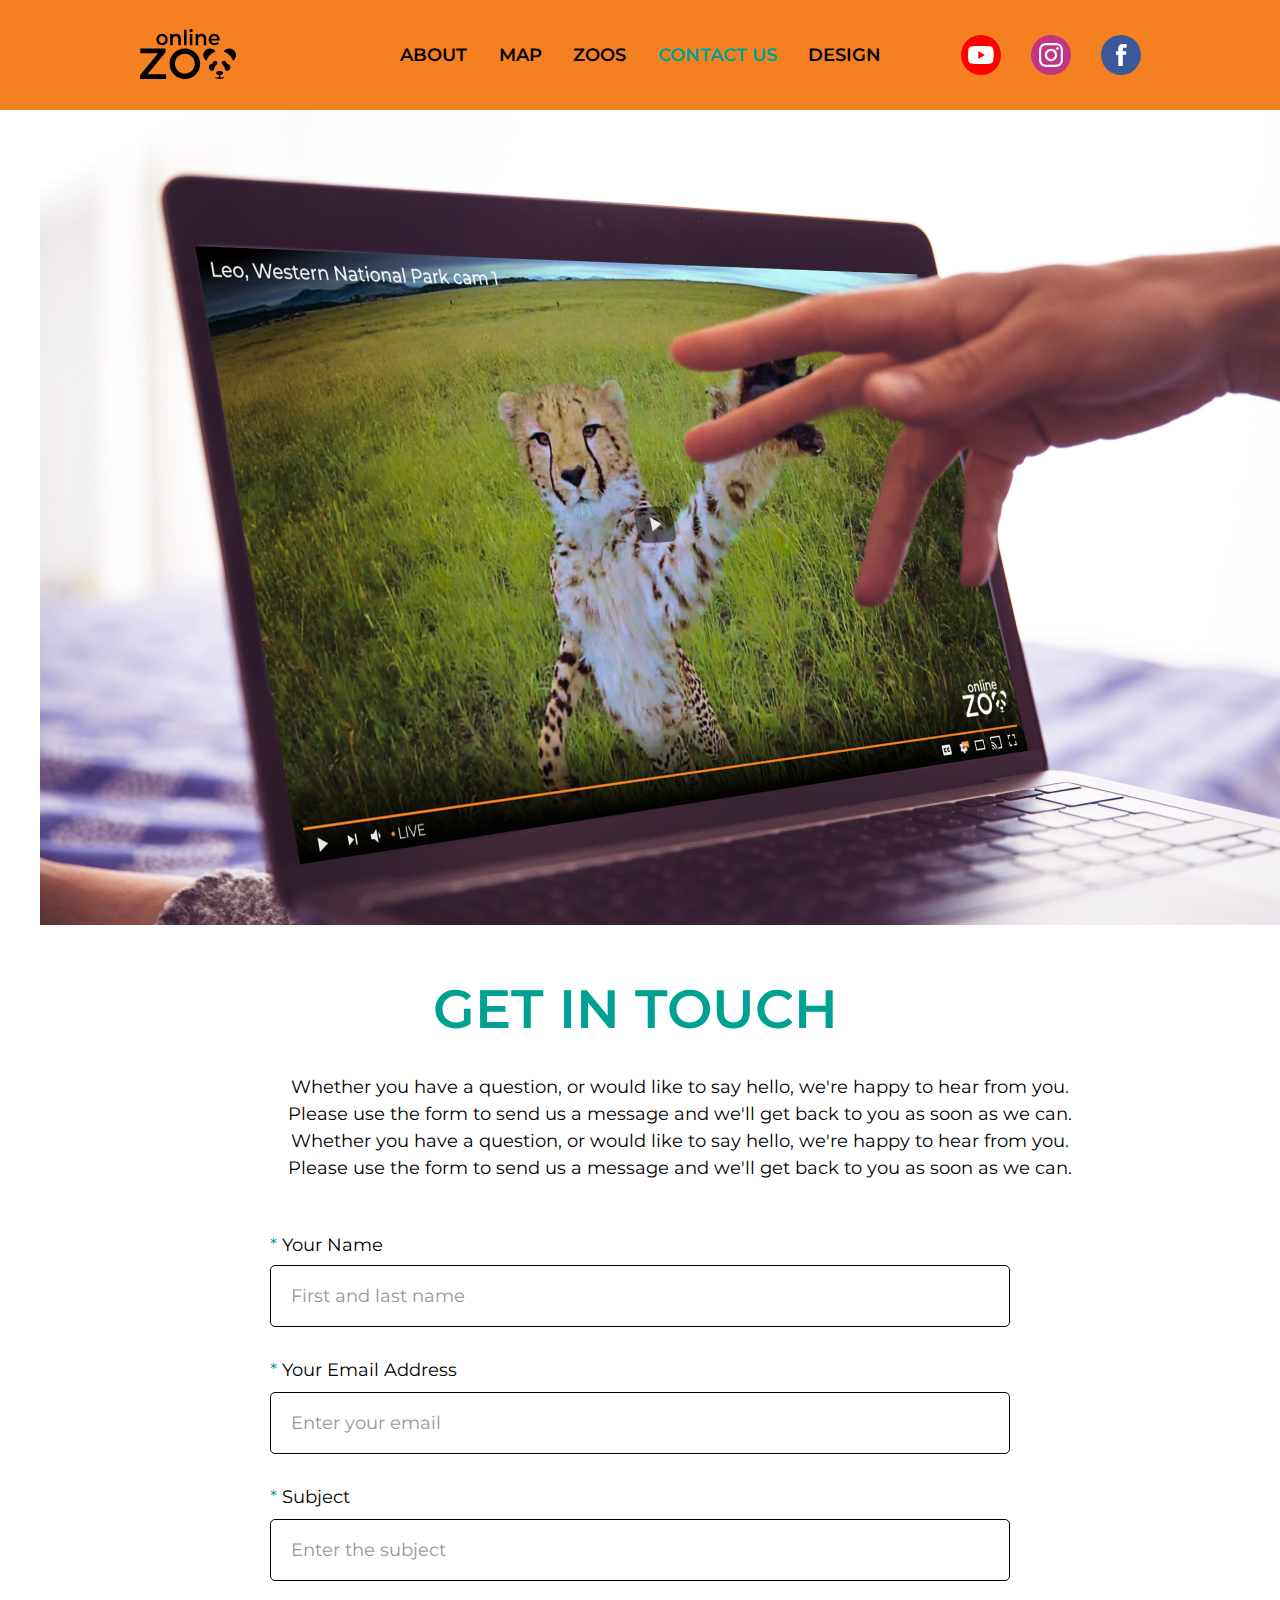
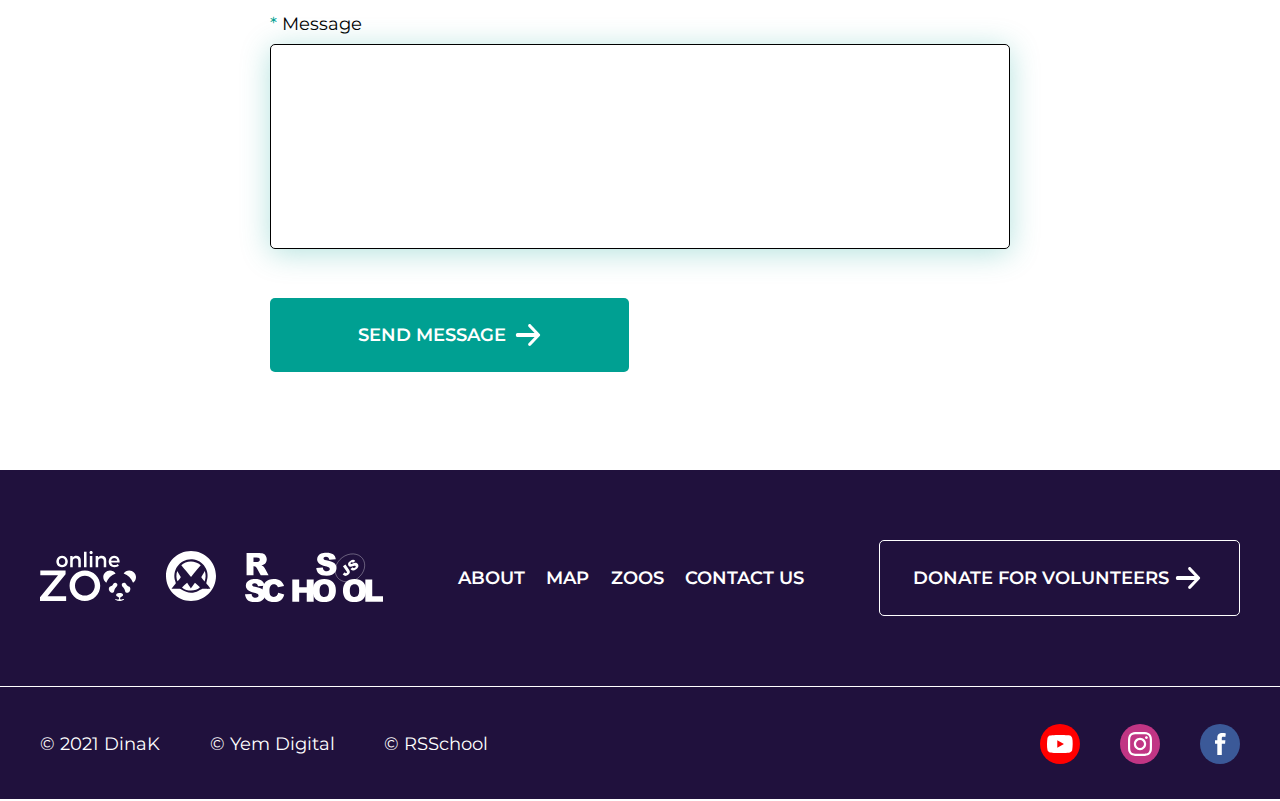
<file: pages/contact-us.html>
<!DOCTYPE html>
<html lang="en">
  <head>
    <meta charset="UTF-8" />
    <meta name="viewport" content="width=device-width, initial-scale=1.0" />
    <title>Contact Us</title>
    <link rel="stylesheet" href="styles/reset.css" />
    <link rel="stylesheet" href="styles/contact-us/style.css" />
    <link rel="stylesheet" href="./styles/donate_pop-up/donate_pop-up.css" />
    <link rel="shortcut icon" href="../assets/icons/favicon.png" type="image/png" />
  </head>
  <body>
    <header class="header" id="top">
      <div class="container">
        <section class="header__section">
          <div class="header__logo">
            <a href="../index.html">
              <img src="../assets/icons/site-logo.svg" alt="logo" width="96px" height="50px"
            /></a>
          </div>
          <nav class="header__nav_map">
            <ul class="header__ul_map">
              <li class="header__li_map">
                <a href="../index.html"> about </a>
              </li>
              <li class="header__li_map">
                <a href="./map.html"> map </a>
              </li>
              <li class="header__li_map">
                <a href="./zoos/panda/panda.html"> zoos </a>
              </li>
              <li class="header__li_map">
                <label class="header__active_link"> contact us </label>
              </li>
              <li class="header__li_map">
                <a href="https://www.figma.com/file/lnK11foY8Aoa6oOlDXovVN/Online-ZOO-Project" target="_blank">
                  design</a
                >
              </li>
            </ul>
          </nav>
          <section class="header__social">
            <ul class="header__social_ul">
              <li class="header__social_li">
                <a href="https://www.youtube.com/" target="_blank"><div class="header_logo_tube"></div></a>
              </li>
              <li class="header__social_li">
                <a href="https://www.instagram.com/" target="_blank"><div class="header_logo_inst"></div></a>
              </li>
              <li class="header__social_li">
                <a href="https://www.facebook.com/" target="_blank"><div class="header_logo_fb"></div></a>
              </li>
            </ul>
          </section>
          <section class="header__menu">
            <div class="hamburger_menu"></div>
          </section>
        </section>
      </div>
    </header>
    <main>
      <section class="main__section_img">
        <div class="container">
          <h1 class="visually_hidden">Online Zoo</h1>
          <div class="main__div_img">
            <img src="../assets/images/contact-us_img.png" alt="monitor-with-animal" class="main__img" />
          </div>
          <section class="section__info">
            <div class="section__info_header">
              <h2 class="info__h2">get in touch</h2>
              <p class="info__p">
                Whether you have a question, or would like to say hello, we're happy to hear from you. Please use the
                form to send us a message and we'll get back to you as soon as we can. Whether you have a question, or
                would like to say hello, we're happy to hear from you. Please use the form to send us a message and
                we'll get back to you as soon as we can.
              </p>
            </div>
            <div class="section__info_form">
              <form action="" class="info__form">
                <span class="info__span"><span class="info__span_asterisk">*</span>Your Name</span>
                <input type="text" placeholder="First and last name" class="info__input" minlength="3" required />
                <span class="input__error_name"></span>
                <span class="info__span paddings-for-span"
                  ><span class="info__span_asterisk">*</span>Your Email Address
                </span>
                <input type="email" placeholder="Enter your email" class="info__input" required />
                <span class="input__error_email"></span>
                <span class="info__span paddings-for-span"><span class="info__span_asterisk">*</span>Subject</span>
                <input type="text" placeholder="Enter the subject" class="info__input" minlength="5" required />
                <span class="input__error_subject"></span>
                <span class="info__span"><span class="info__span_asterisk">*</span>Message</span>
                <textarea type="text" placeholder="Enter your message" class="info__textarea" minlength="20" required>
                </textarea>
                <button type="submit" class="info__btn_submit">
                  <span class="info__btn_span">send message</span>
                  <div class="info__btn_right-arrow"></div>
                </button>
              </form>
            </div>
          </section>
        </div>
      </section>
    </main>
    <footer class="footer">
      <div class="container">
        <section class="footer__nav">
          <nav class="footer__nav_school">
            <ul class="nav__school_ul">
              <li>
                <a href="../index.html"> <img src="../assets/icons/site-logo_white.svg" alt="logo" title="logo" /></a>
              </li>
              <li>
                <img src="../assets/icons/footer_yem.svg" alt="Yem Digital" title="Yem Digital" />
              </li>
              <li>
                <img src="../assets/icons/footer_rsschool.svg" alt="RSSchool" title="RSSchool" />
              </li>
            </ul>
          </nav>
          <nav class="footer__nav_map">
            <ul class="nav__map_ul">
              <li><a href="../index.html"> about </a></li>
              <li><a href="./map.html">map</a></li>
              <li><a href="./zoos/panda/panda.html">zoos</a></li>
              <li><a href="#top">contact us</a></li>
            </ul>
          </nav>
          <div class="footer__btn">
            <span class="footer__btn_span">Donate for volunteers</span>
            <div class="footer__btn_right-arrow"></div>
          </div>
        </section>
        <div class="footer_line"></div>
        <section class="footer__authors">
          <ul class="footer_auth_ul">
            <li>© 2021 DinaK</li>
            <li class="auth__w320">© Yem Digital</li>
            <li>© RSSchool</li>
          </ul>
          <section class="footer__social">
            <ul class="footer__social_ul">
              <li class="footer__social_li">
                <a href="https://www.youtube.com/" target="_blank"><div class="footer_logo_tube"></div></a>
              </li>
              <li class="footer__social_li">
                <a href="https://www.instagram.com/" target="_blank"><div class="footer_logo_inst"></div></a>
              </li>
              <li class="footer__social_li">
                <a href="https://www.facebook.com/" target="_blank"><div class="footer_logo_fb"></div></a>
              </li>
            </ul>
          </section>
        </section>
      </div>
    </footer>
    <script src="./scripts/donate_pop-up.js"></script>
  </body>
</html>
</file>
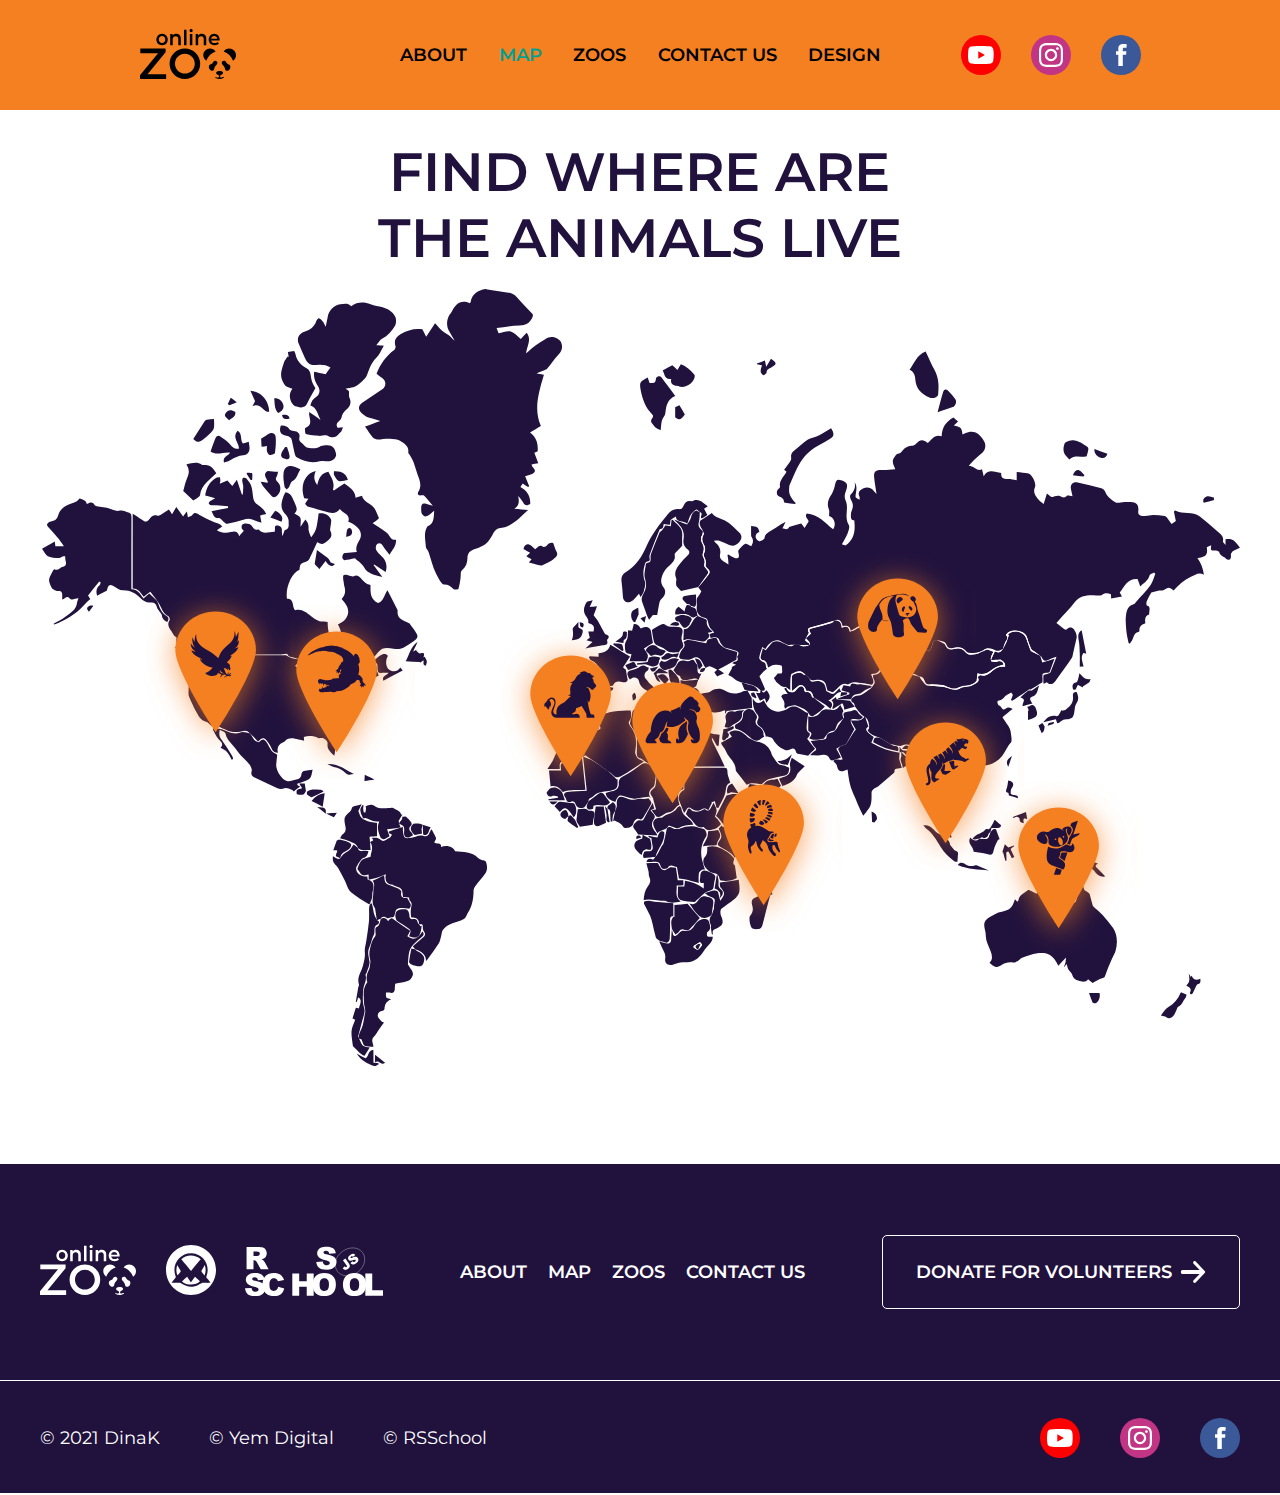
<file: pages/map.html>
<!DOCTYPE html>
<html lang="en">
  <head>
    <meta charset="UTF-8" />
    <meta name="viewport" content="width=device-width, initial-scale=1.0" />
    <title>Map</title>
    <link rel="stylesheet" href="styles/reset.css" />
    <link rel="stylesheet" href="styles/map/style.css" />
    <link rel="stylesheet" href="./styles/donate_pop-up/donate_pop-up.css" />
    <link rel="shortcut icon" href="../assets/icons/favicon.png" type="image/png" />
  </head>
  <body>
    <header class="header" id="top">
      <div class="container">
        <section class="header__section">
          <div class="header__logo">
            <a href="../index.html">
              <img src="../assets/icons/site-logo.svg" alt="logo" width="96px" height="50px"
            /></a>
          </div>
          <nav class="header__nav_map">
            <ul class="header__ul_map">
              <li class="header__li_map">
                <a href="../index.html"> about </a>
              </li>
              <li class="header__li_map">
                <label class="header__active_link"> map </label>
              </li>
              <li class="header__li_map">
                <a href="./zoos/panda/panda.html"> zoos </a>
              </li>
              <li class="header__li_map">
                <a href="./contact-us.html"> contact us </a>
              </li>
              <li class="header__li_map">
                <a href="https://www.figma.com/file/lnK11foY8Aoa6oOlDXovVN/Online-ZOO-Project" target="_blank">
                  design
                </a>
              </li>
            </ul>
          </nav>
          <section class="header__social">
            <ul class="header__social_ul">
              <li class="header__social_li">
                <a href="https://www.youtube.com/" target="_blank"><div class="header_logo_tube"></div></a>
              </li>
              <li class="header__social_li">
                <a href="https://www.instagram.com/" target="_blank"><div class="header_logo_inst"></div></a>
              </li>
              <li class="header__social_li">
                <a href="https://www.facebook.com/" target="_blank"><div class="header_logo_fb"></div></a>
              </li>
            </ul>
          </section>
          <section class="header__menu">
            <div class="hamburger_menu"></div>
          </section>
        </section>
      </div>
    </header>
    <main>
      <section class="main__section_map">
        <div class="container">
          <h1 class="visually_hidden">Online Zoo</h1>
          <h2 class="map__h2">find where are the animals live</h2>
          <section class="map__wrapper">
            <a href="./zoos/eagle/eagle.html">
              <div class="map__animal_eagle" title="Eagle, Continental United States"></div>
            </a>
            <a href="./zoos/panda/panda.html">
              <div class="map__animal_panda" title="Panda, Eastern Asia"></div>
            </a>
            <a href="./zoos/gorilla/gorilla.html">
              <div class="map__animal_gorr" title="Gorilla, Western Africa"></div>
            </a>
            <a href="./zoos/lemur/lemur.html">
              <div class="map__animal_lemur" title="Lemur, Southeast Asia"></div>
            </a>
            <div class="map__animal_croco" title="Croco"></div>
            <div class="map__animal_lion" title="Lion"></div>
            <div class="map__animal_tiger" title="Tiger"></div>
            <div class="map__animal_coala" title="Coala"></div>
            <div class="map"></div>
          </section>
        </div>
      </section>
    </main>
    <footer class="footer">
      <div class="container">
        <section class="footer__nav">
          <nav class="footer__nav_school">
            <ul class="nav__school_ul">
              <li>
                <a href="../index.html"> <img src="../assets/icons/site-logo_white.svg" alt="logo" title="logo" /></a>
              </li>
              <li>
                <img src="../assets/icons/footer_yem.svg" alt="Yem Digital" title="Yem Digital" />
              </li>
              <li>
                <img src="../assets/icons/footer_rsschool.svg" alt="RSSchool" title="RSSchool" />
              </li>
            </ul>
          </nav>
          <nav class="footer__nav_map">
            <ul class="nav__map_ul">
              <li><a href="../index.html"> about </a></li>
              <li><a href="#top">map</a></li>
              <li><a href="./zoos/panda/panda.html">zoos</a></li>
              <li><a href="./contact-us.html">contact us</a></li>
            </ul>
          </nav>
          <div class="footer__btn">
            <span class="footer__btn_span">Donate for volunteers</span>
            <div class="footer__btn_right-arrow"></div>
          </div>
        </section>
        <div class="footer_line"></div>
        <section class="footer__authors">
          <ul class="footer_auth_ul">
            <li>© 2021 DinaK</li>
            <li class="auth__w320">© Yem Digital</li>
            <li>© RSSchool</li>
          </ul>
          <section class="footer__social">
            <ul class="footer__social_ul">
              <li class="footer__social_li">
                <a href="https://www.youtube.com/" target="_blank"><div class="footer_logo_tube"></div></a>
              </li>
              <li class="footer__social_li">
                <a href="https://www.instagram.com/" target="_blank"><div class="footer_logo_inst"></div></a>
              </li>
              <li class="footer__social_li">
                <a href="https://www.facebook.com/" target="_blank"><div class="footer_logo_fb"></div></a>
              </li>
            </ul>
          </section>
        </section>
      </div>
    </footer>
    <script src="./scripts/donate_pop-up.js"></script>
  </body>
</html>
</file>
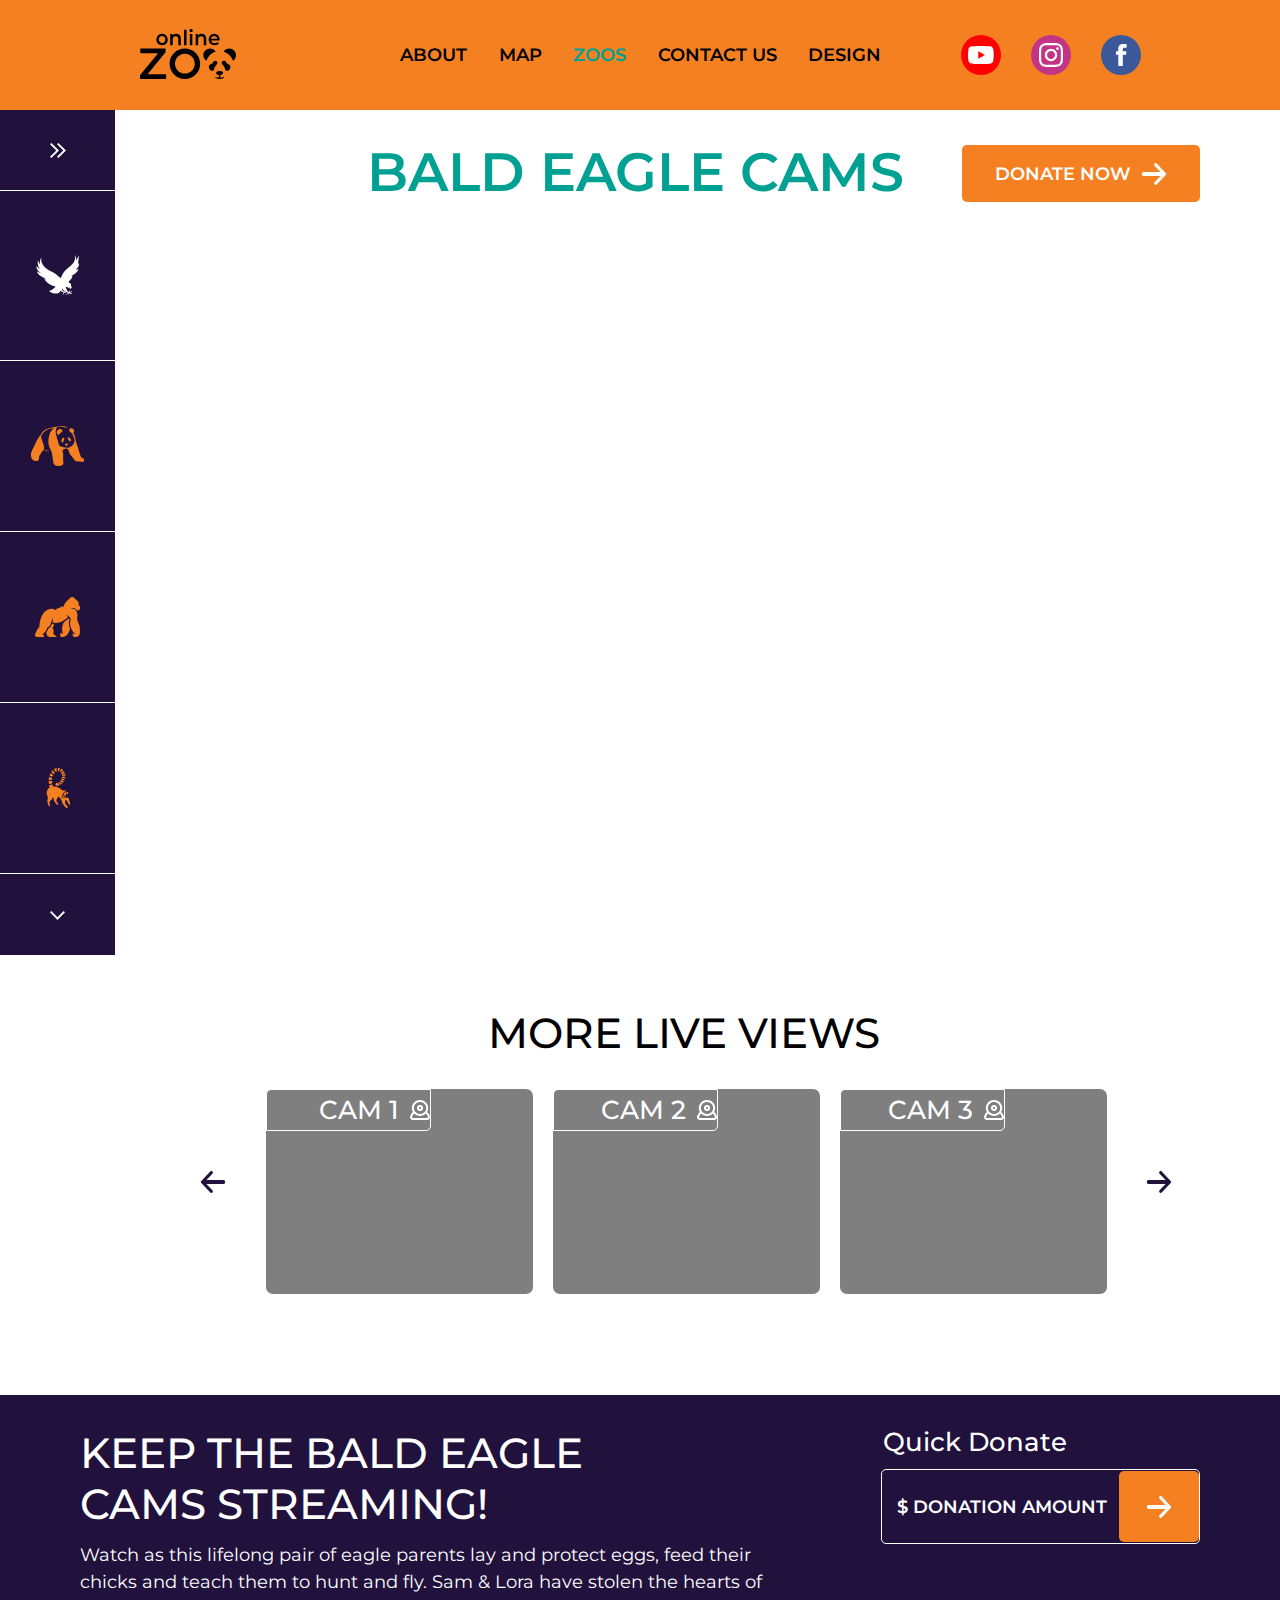
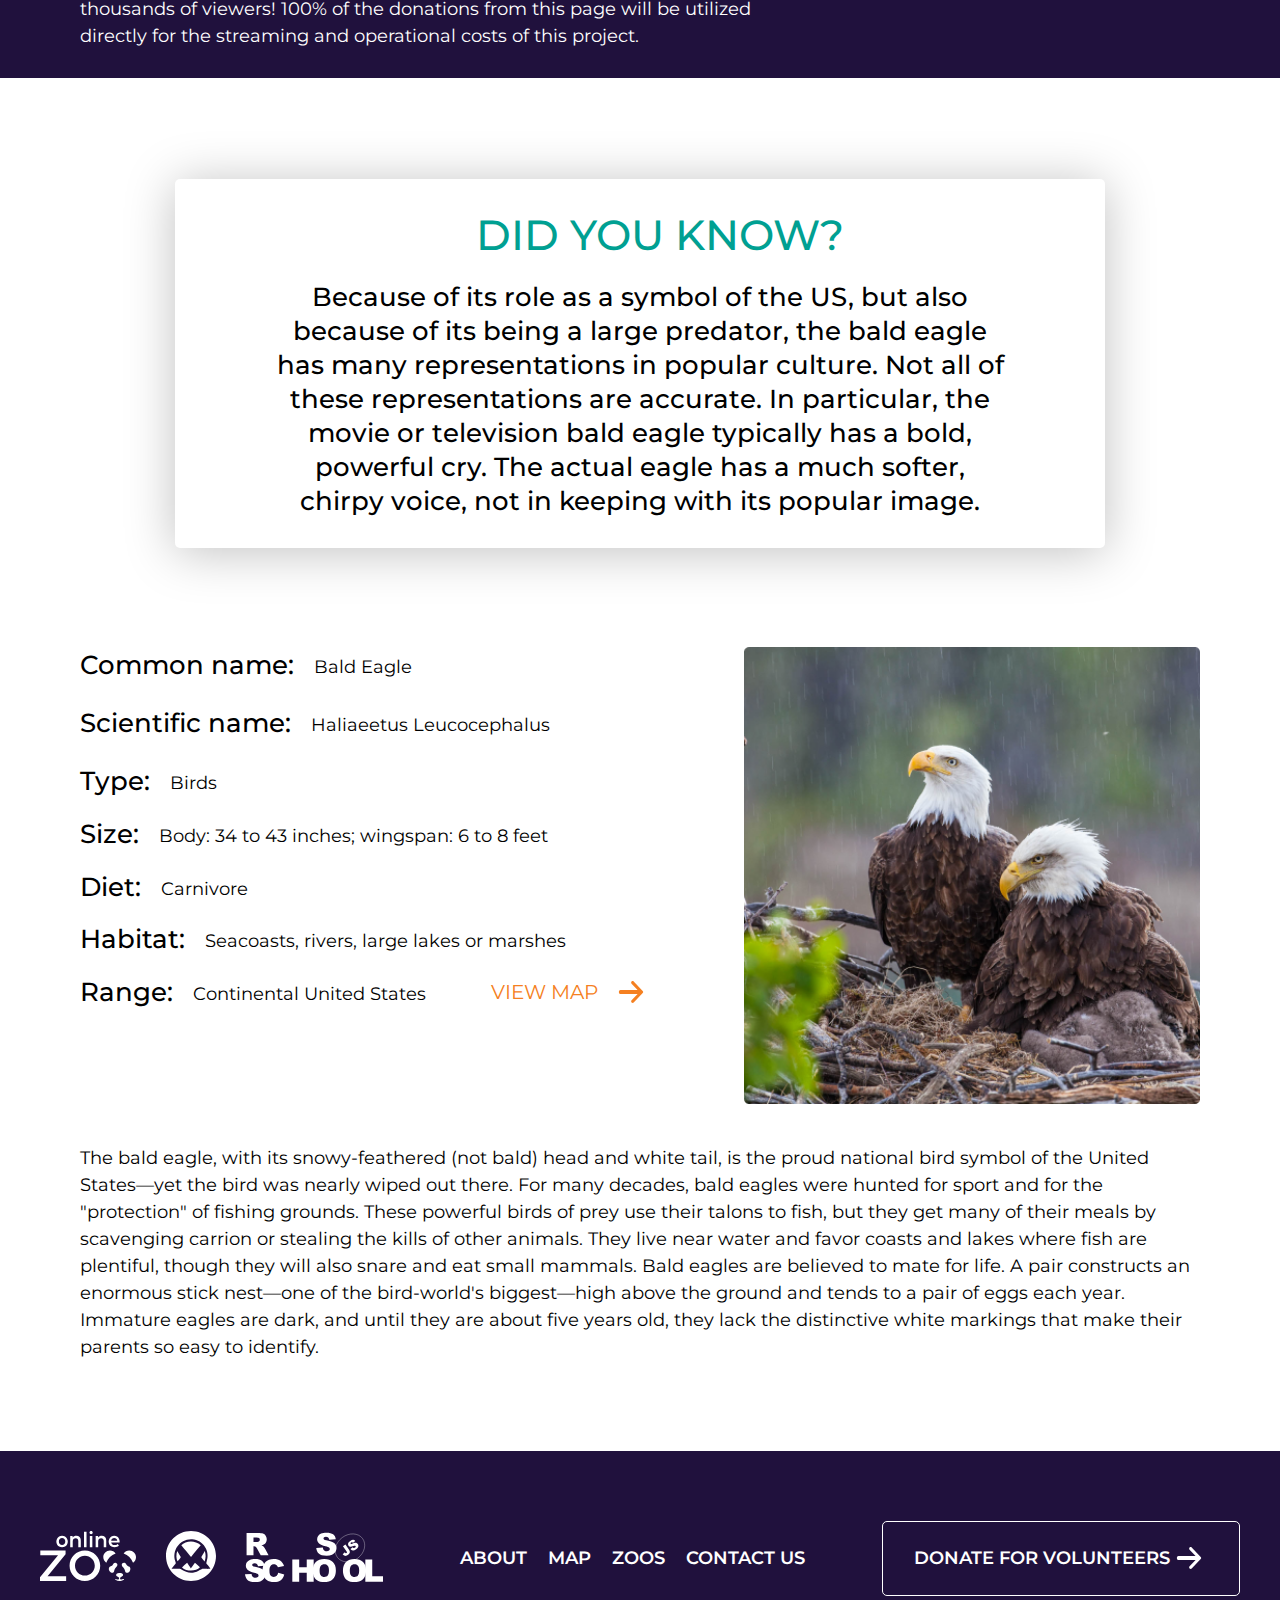
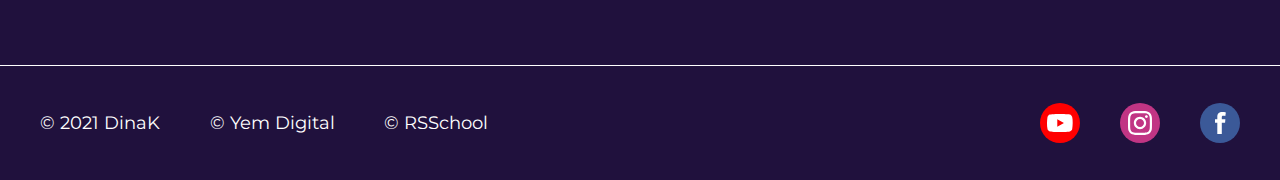
<file: pages/zoos/eagle/eagle.html>
<!DOCTYPE html>
<html lang="en">
  <head>
    <meta charset="UTF-8" />
    <meta name="viewport" content="width=device-width, initial-scale=1.0" />
    <title>Zoo Eagle</title>
    <link rel="stylesheet" href="../../styles/reset.css" />
    <link rel="stylesheet" href="../../styles/zoos/eagle/style.css" />
    <link rel="stylesheet" href="../../styles/donate_pop-up/donate_pop-up.css" />
    <link rel="shortcut icon" href="../../../assets/icons/favicon.png" type="image/png" />
  </head>
  <body>
    <header class="header">
      <div class="container">
        <h1 class="visually_hidden">Online Zoo</h1>
        <section class="header__section">
          <div class="header__logo">
            <a href="../../../index.html">
              <img src="../../../assets/icons/site-logo.svg" alt="logo" width="96px" height="50px"
            /></a>
          </div>
          <nav class="header__nav_map">
            <ul class="header__ul_map">
              <li class="header__li_map">
                <a href="../../../index.html"> about </a>
              </li>
              <li class="header__li_map">
                <a href="../../map.html"> map </a>
              </li>
              <li class="header__li_map">
                <label class="header__active_link"> zoos </label>
              </li>
              <li class="header__li_map">
                <a href="../../contact-us.html"> contact us </a>
              </li>
              <li class="header__li_map">
                <a href="https://www.figma.com/file/lnK11foY8Aoa6oOlDXovVN/Online-ZOO-Project" target="_blank">
                  design
                </a>
              </li>
            </ul>
          </nav>
          <section class="header__social">
            <ul class="header__social_ul">
              <li class="header__social_li">
                <a href="https://www.youtube.com/" target="_blank"><div class="header_logo_tube"></div></a>
              </li>
              <li class="header__social_li">
                <a href="https://www.instagram.com/" target="_blank"><div class="header_logo_inst"></div></a>
              </li>
              <li class="header__social_li">
                <a href="https://www.facebook.com/" target="_blank"><div class="header_logo_fb"></div></a>
              </li>
            </ul>
          </section>
          <section class="header__menu">
            <div class="hamburger_menu"></div>
          </section>
        </section>
      </div>
    </header>
    <main>
      <section class="main__section_zoo">
        <section class="section__aside_wrapper">
          <aside class="zoo__aside">
            <nav class="zoo__aside_nav">
              <ul class="aside__nav_ul">
                <li class="nav_top">
                  <div class="nav__arrow_cam">
                    <span class="arrow_span">live</span>
                    <div class="aside__arrows_img"></div>
                  </div>
                  <div class="nav__arrows_top"></div>
                </li>
                <li class="nav__li_carousel">
                  <div class="nav__li_div-carousel">
                    <div class="aside__nav_div nav_camera" title="Eagle, Continental United States">
                      <a href="./eagle.html"></a>
                      <div class="aside__nav_eagle aside__nav_size-active"></div>
                    </div>
                    <div class="aside__nav_div nav_camera" title="Panda, Eastern Asia">
                      <a href="../panda/panda.html"><div class="aside__nav_panda aside__nav_size"></div> </a>
                    </div>
                    <div class="aside__nav_div nav_camera" title="Gorilla, Western Africa">
                      <a href="../gorilla/gorilla.html"><div class="aside__nav_gorilla aside__nav_size"></div></a>
                    </div>
                    <div class="aside__nav_div nav_camera" title="Lemur, Southeast Asia">
                      <a href="../lemur/lemur.html"><div class="aside__nav_lemur aside__nav_size"></div></a>
                    </div>
                    <div class="aside__nav_div nav_camera" title="Tiger, Malaysia">
                      <div class="aside__nav_tiger aside__nav_size"></div>
                    </div>
                    <div class="aside__nav_div nav_camera" title="Coala, Australia">
                      <div class="aside__nav_coala aside__nav_size"></div>
                    </div>
                    <div class="aside__nav_div nav_camera" title="Crocodile, USA Florida">
                      <div class="aside__nav_croco aside__nav_size"></div>
                    </div>
                    <div class="aside__nav_div nav_camera" title="Lion, Africa Mauritanie">
                      <div class="aside__nav_lion aside__nav_size"></div>
                    </div>
                  </div>
                </li>
                <li class="nav__arrow_bottom">
                  <div class="aside__arrow_bottom"></div>
                </li>
              </ul>
            </nav>
          </aside>
        </section>
        <section class="section__aside_wrapper-open aside_open">
          <aside class="zoo__aside-open">
            <nav class="zoo__aside_nav-open">
              <ul class="aside__nav_ul-open">
                <li class="nav_top-open">
                  <div class="nav__arrow_cam-open">
                    <span class="arrow_span-open">live</span>
                    <div class="aside__arrows_img-open"></div>
                  </div>
                  <div class="nav__arrows_top-open"></div>
                </li>
                <li class="nav__li_carousel-open">
                  <div class="nav__li_div-carousel-open">
                    <div class="aside__nav_div-open nav_height-open" title="Eagle, Continental United States">
                      <div class="aside__nav_eagle-open aside__nav_size-open"></div>
                      <p class="aside__nav_info-open">The Bald Eagles Nest from West End cam</p>
                    </div>
                    <div class="aside__nav_div-open nav_height-open" title="Panda, Eastern Asia">
                      <div class="aside__nav_panda-open aside__nav_size-ac-open"></div>
                      <p>Watch live from China's Panda Center</p>
                    </div>
                    <div class="aside__nav_div-open nav_height-open" title="Gorilla, Western Africa">
                      <div class="aside__nav_gorilla-open aside__nav_size-open"></div>
                      <p>Livestream from Gorilla Forest Corridor habitat cam</p>
                    </div>
                    <div class="aside__nav_div-open nav_height-open" title="Lemur, Southeast Asia">
                      <div class="aside__nav_lemur-open aside__nav_size-open"></div>
                      <p>The ring-tailed lemurs play in Madagascar, Lemuria Land</p>
                    </div>
                    <div class="aside__nav_div-open nav_height-open" title="Tiger, Malaysia">
                      <div class="aside__nav_tiger-open aside__nav_size-open"></div>
                      <p>Lorem ipsum dolor sit amet, consectetuer adipiscing elit.</p>
                    </div>
                    <div class="aside__nav_div-open nav_height-open" title="Coala, Australia">
                      <div class="aside__nav_coala-open aside__nav_size-open"></div>
                      <p>One morning, when Gregor Samsa woke from troubled</p>
                    </div>
                    <div class="aside__nav_div-open nav_height-open" title="Crocodile, USA Florida">
                      <div class="aside__nav_croco-open aside__nav_size-open"></div>
                      <p>A wonderful serenity has taken possession of my</p>
                    </div>
                    <div class="aside__nav_div-open nav_height-open" title="Lion, Africa Mauritanie">
                      <div class="aside__nav_lion-open aside__nav_size-open"></div>
                      <p>The quick, brown fox jumps over a lazy</p>
                    </div>
                  </div>
                </li>
                <li class="nav__arrow_bottom-open">
                  <div class="aside__arrow_bottom-open"></div>
                </li>
              </ul>
            </nav>
          </aside>
        </section>
        <div class="container">
          <section class="zoo__header">
            <div class="header_div">
              <h2 class="zoo_h2">bald eagle cams</h2>
              <button class="zoo__button">
                <span>donate now</span>
                <div class="zoo__button_arrow"></div>
              </button>
            </div>
            <div class="main__zoo_video">
              <div class="iframe__camera-num">
                <span class="iframe__camera-num_text"> Cam 1</span>
                <iframe
                  src="https://www.youtube.com/embed/hTfbB02IRLQ"
                  title="YouTube video player"
                  frameborder="0"
                  allow="accelerometer; autoplay; clipboard-write; encrypted-media; gyroscope; picture-in-picture"
                  allowfullscreen
                  class="iframe"
                ></iframe>
              </div>
            </div>
          </section>
          <h3 class="zoo_h3">More live views</h3>
          <section class="zoo_cameras">
            <div class="zoo__cameras_arrow-left"></div>
            <div class="zoo__camera_animal">
              <div class="zoo_cam">
                <span class="zoo__cam_span">cam 1</span>
                <div class="zoo__cam-logo"></div>
                <img src="../../../assets/icons/zoo-page/logo-cam.svg" alt="cam-logo" />
              </div>
              <div class="iframe_video">
                <iframe
                  width="140%"
                  height="140%"
                  src="https://www.youtube.com/embed/UmclL6funN8"
                  title="YouTube video player"
                  frameborder="0"
                  allow="accelerometer; autoplay; clipboard-write; encrypted-media; gyroscope; picture-in-picture"
                  allowfullscreen
                ></iframe>
              </div>
            </div>
            <div class="zoo__camera_animal">
              <div class="zoo_cam">
                <span class="zoo__cam_span">cam 2</span>
                <div class="zoo__cam-logo"></div>
                <img src="../../../assets/icons/zoo-page/logo-cam.svg" alt="cam-logo" />
              </div>
              <div class="iframe_video">
                <iframe
                  width="140%"
                  height="140%"
                  src="https://www.youtube.com/embed/7utMaDb1W08"
                  title="YouTube video player"
                  frameborder="0"
                  allow="accelerometer; autoplay; clipboard-write; encrypted-media; gyroscope; picture-in-picture"
                  allowfullscreen
                ></iframe>
              </div>
            </div>
            <div class="zoo__camera_animal hidden_class">
              <div class="zoo_cam">
                <span class="zoo__cam_span">cam 3</span>
                <div class="zoo__cam-logo"></div>
                <img src="../../../assets/icons/zoo-page/logo-cam.svg" alt="cam-logo" />
              </div>
              <div class="iframe_video">
                <iframe
                  width="140%"
                  height="140%"
                  src="https://www.youtube.com/embed/6zE6qcgTox8"
                  title="YouTube video player"
                  frameborder="0"
                  allow="accelerometer; autoplay; clipboard-write; encrypted-media; gyroscope; picture-in-picture"
                  allowfullscreen
                ></iframe>
              </div>
            </div>
            <div class="zoo__cameras_arrow-right"></div>
          </section>
        </div>
      </section>
      <section class="main__section_donate">
        <div class="container">
          <section class="section__donate">
            <div class="donate__information">
              <h3 class="donate__header_h3">Keep the Bald Eagle cams Streaming!</h3>
              <p class="donate__p">
                Watch as this lifelong pair of eagle parents lay and protect eggs, feed their chicks and teach them to
                hunt and fly. Sam & Lora have stolen the hearts of thousands of viewers! 100% of the donations from this
                page will be utilized directly for the streaming and operational costs of this project.
              </p>
            </div>
            <section>
              <p class="donate__p_button">Quick Donate</p>
              <div class="donate__button_content">
                <span class="donate_span">$</span>
                <input type="number" class="input__donate" placeholder="donation amount" max="4" />
                <a href="#target">
                  <div class="donate__btn">
                    <div class="donate__btn_arrow"></div>
                  </div>
                </a>
              </div>
            </section>
          </section>
        </div>
      </section>
      <section class="main__section_info">
        <div class="container">
          <div class="section__info_header">
            <h3 class="info_h3">did you know?</h3>
            <p class="info_p">
              Because of its role as a symbol of the US, but also because of its being a large predator, the bald eagle
              has many representations in popular culture. Not all of these representations are accurate. In particular,
              the movie or television bald eagle typically has a bold, powerful cry. The actual eagle has a much softer,
              chirpy voice, not in keeping with its popular image.
            </p>
          </div>
          <section class="section__info_desc">
            <section class="info__desc_container">
              <div class="container_desc">
                <span class="desc_name first-line">Common name:</span>
                <span class="desc_info">Bald Eagle </span>
              </div>
              <div class="container_desc">
                <span class="desc_name second-line">Scientific name:</span>
                <span class="desc_info">Haliaeetus Leucocephalus </span>
              </div>
              <div class="container_desc desc_margins_01">
                <span class="desc_name second-line">Type:</span>
                <span class="desc_info">Birds </span>
              </div>
              <div class="container_desc desc_margins_01">
                <span class="desc_name second-line">Size:</span>
                <span class="desc_info">Body: 34 to 43 inches; wingspan: 6 to 8 feet </span>
              </div>
              <div class="container_desc desc_margins_001">
                <span class="desc_name second-line">Diet:</span>
                <span class="desc_info">Carnivore </span>
              </div>
              <div class="container_desc desc_margins_0">
                <span class="desc_name second-line">Habitat:</span>
                <span class="desc_info">Seacoasts, rivers, large lakes or marshes </span>
              </div>
              <div class="container_desc">
                <span class="desc_name second-line">Range:</span>
                <span class="desc_info"> Continental United States</span>
                <a href="../../map.html" class="map__btn_a">
                  <div class="map__btn">
                    <span class="btn__span">view map</span>
                    <div class="btn__arrow"></div></div
                ></a>
              </div>
            </section>
            <img src="../../../assets/images/zoo_desc_eagle.png" alt="eagle" class="info__desc_img" />
          </section>
          <p class="info__desc_p">
            The bald eagle, with its snowy-feathered (not bald) head and white tail, is the proud national bird symbol
            of the United <br />
            States—yet the bird was nearly wiped out there. For many decades, bald eagles were hunted for sport and for
            the "protection" of fishing grounds. These powerful birds of prey use their talons to fish, but they get
            many of their meals by scavenging carrion or stealing the kills of other animals. They live near water and
            favor coasts and lakes where fish are plentiful, though they will also snare and eat small mammals. Bald
            eagles are believed to mate for life. A pair constructs an enormous stick nest—one of the bird-world's
            biggest—high above the ground and tends to a pair of eggs each year. Immature eagles are dark, and until
            they are about five years old, they lack the distinctive white markings that make their parents so easy to
            identify.
          </p>
        </div>
      </section>
    </main>
    <footer class="footer">
      <div class="container">
        <section class="footer__nav">
          <nav class="footer__nav_school">
            <ul class="nav__school_ul">
              <li>
                <a href="../../../index.html">
                  <img src="../../../assets/icons/site-logo_white.svg" alt="logo" title="logo"
                /></a>
              </li>
              <li>
                <img src="../../../assets/icons/footer_yem.svg" alt="Yem Digital" title="Yem Digital" />
              </li>
              <li>
                <img src="../../../assets/icons/footer_rsschool.svg" alt="RSSchool" title="RSSchool" />
              </li>
            </ul>
          </nav>
          <nav class="footer__nav_map">
            <ul class="nav__map_ul">
              <li><a href="../../../index.html"> about </a></li>
              <li><a href="../../map.html">map</a></li>
              <li><a href="../../zoos/panda/panda.html">zoos</a></li>
              <li><a href="../../contact-us.html">contact us</a></li>
            </ul>
          </nav>
          <div class="footer__btn">
            <span class="footer__btn_span">donate for volunteers</span>
            <div class="footer__btn_right-arrow"></div>
          </div>
        </section>
        <div class="footer_line"></div>
        <section class="footer__authors">
          <ul class="footer_auth_ul">
            <li>© 2021 DinaK</li>
            <li class="auth__w320">© Yem Digital</li>
            <li>© RSSchool</li>
          </ul>
          <section class="footer__social">
            <ul class="footer__social_ul">
              <li class="footer__social_li">
                <a href="https://www.youtube.com/" target="_blank"><div class="footer_logo_tube"></div></a>
              </li>
              <li class="footer__social_li">
                <a href="https://www.instagram.com/" target="_blank"><div class="footer_logo_inst"></div></a>
              </li>
              <li class="footer__social_li">
                <a href="https://www.facebook.com/" target="_blank"><div class="footer_logo_fb"></div></a>
              </li>
            </ul>
          </section>
        </section>
      </div>
    </footer>
    <script src="../../scripts/donate_pop-up.js"></script>
    <script src="../../scripts/side-panel.js"></script>
    <script src="../../scripts/change-iframe.js"></script>
  </body>
</html>
</file>
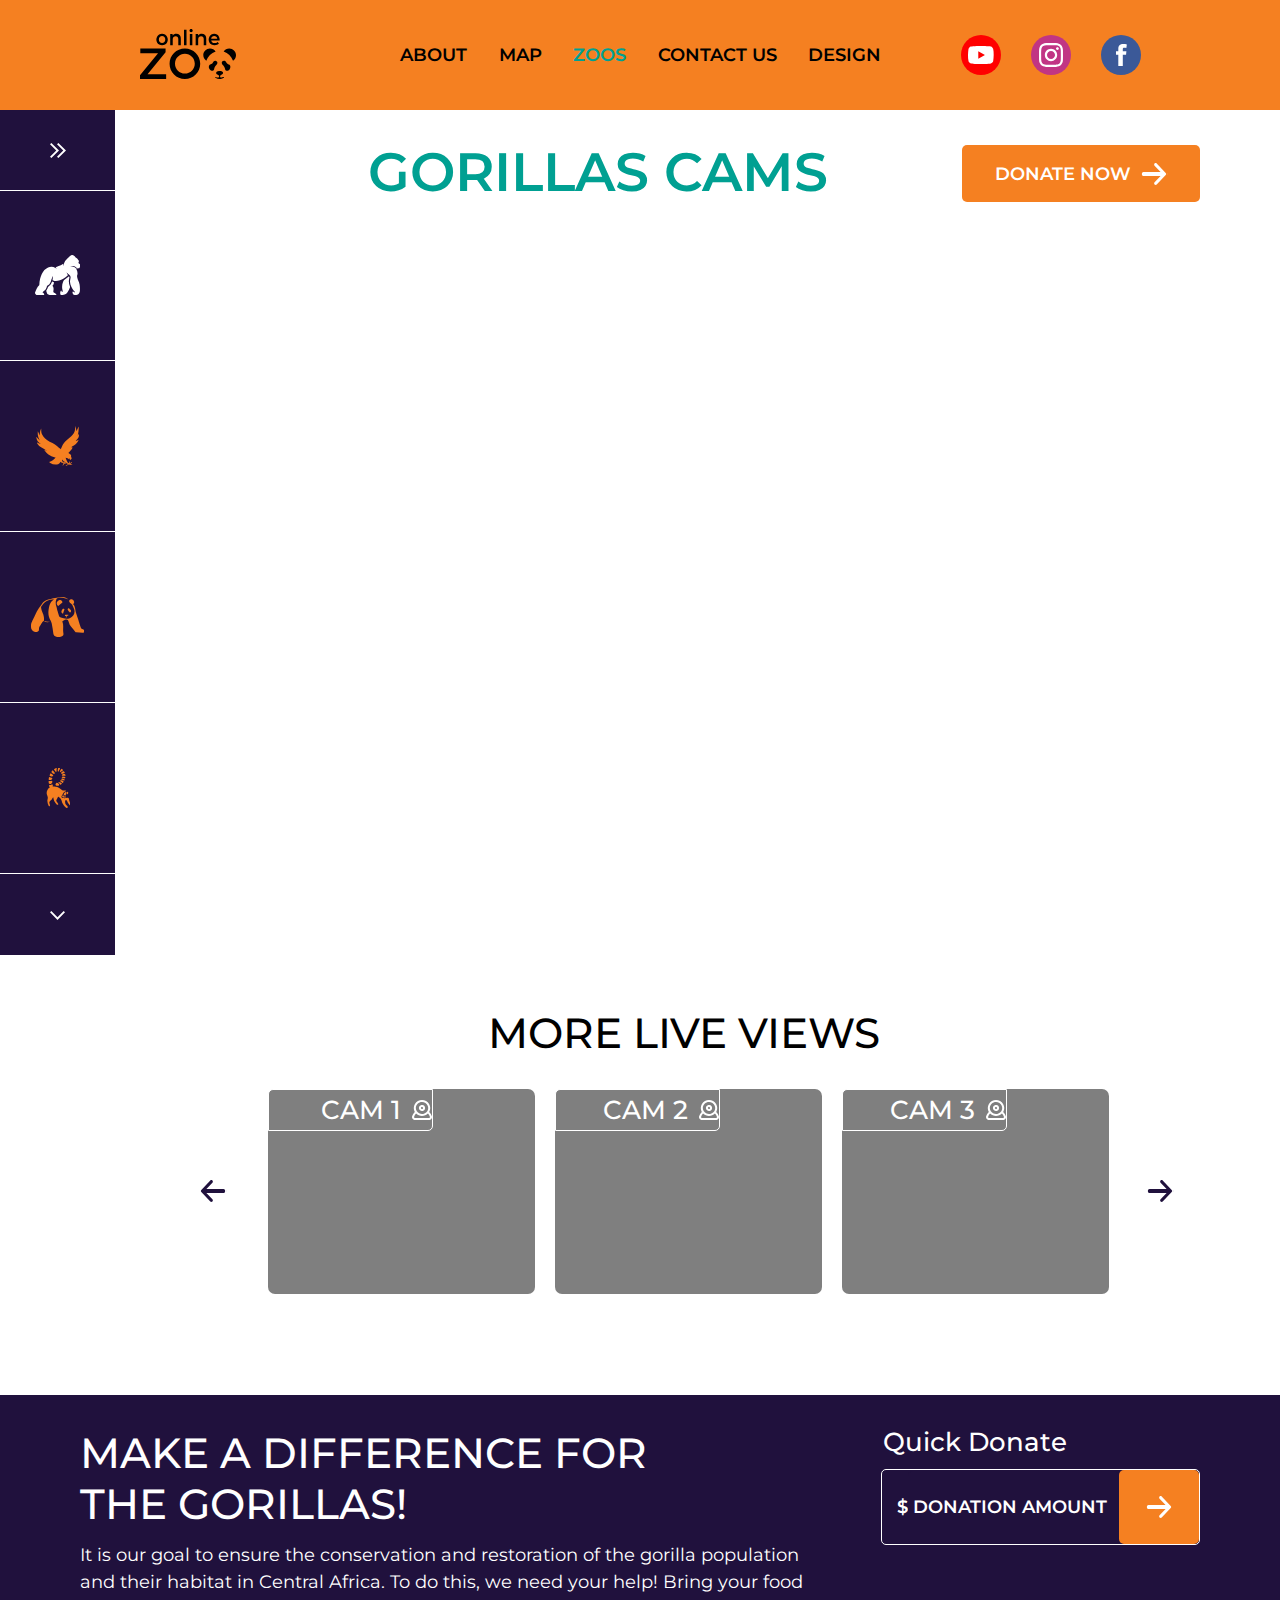
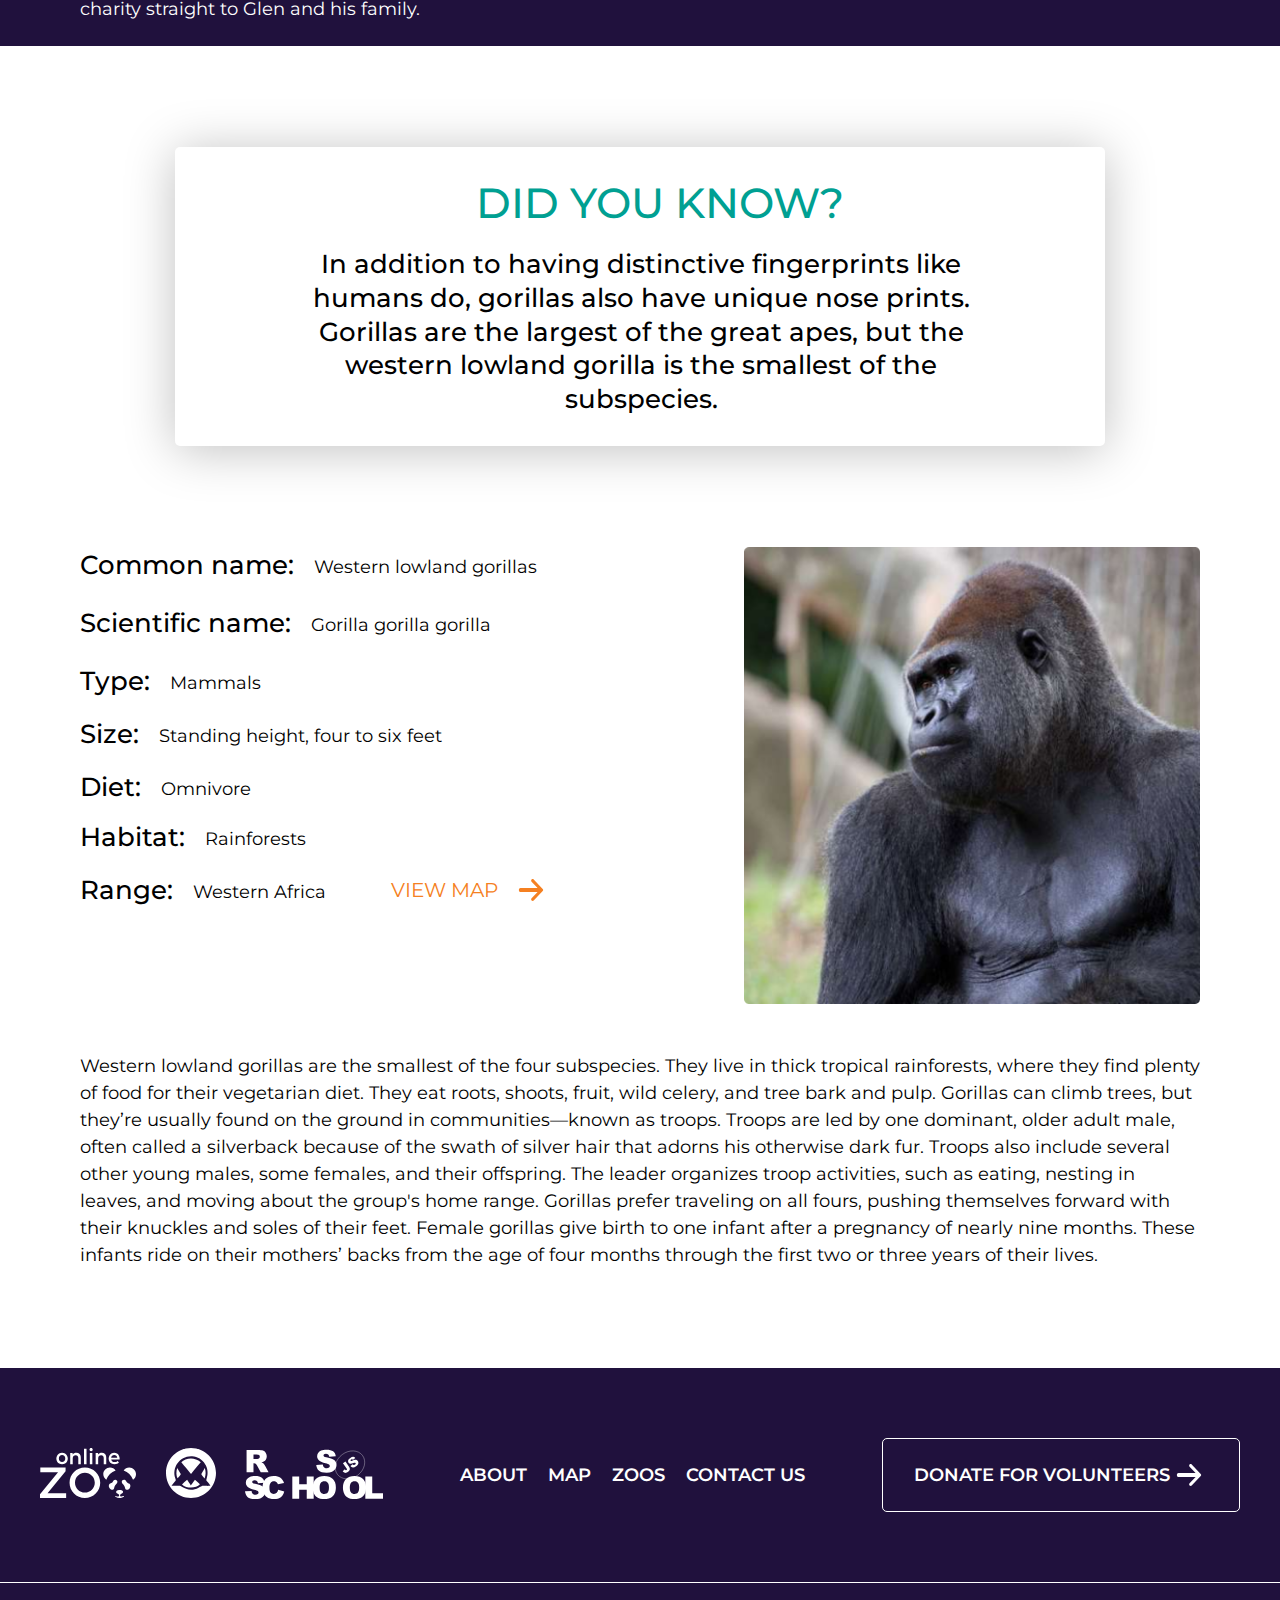
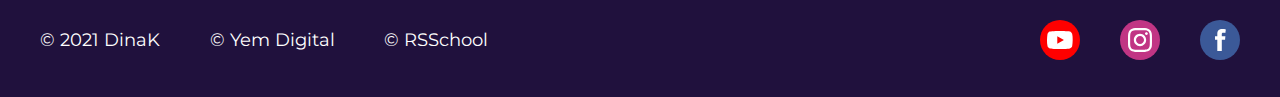
<file: pages/zoos/gorilla/gorilla.html>
<!DOCTYPE html>
<html lang="en">
  <head>
    <meta charset="UTF-8" />
    <meta name="viewport" content="width=device-width, initial-scale=1.0" />
    <title>Zoo Gorilla</title>
    <link rel="stylesheet" href="../../styles/reset.css" />
    <link rel="stylesheet" href="../../styles/zoos/gorilla/style.css" />
    <link rel="stylesheet" href="../../styles/donate_pop-up/donate_pop-up.css" />
    <link rel="shortcut icon" href="../../../assets/icons/favicon.png" type="image/png" />
  </head>
  <body>
    <header class="header">
      <div class="container">
        <h1 class="visually_hidden">Online Zoo</h1>
        <section class="header__section">
          <div class="header__logo">
            <a href="../../../index.html">
              <img src="../../../assets/icons/site-logo.svg" alt="logo" width="96px" height="50px"
            /></a>
          </div>
          <nav class="header__nav_map">
            <ul class="header__ul_map">
              <li class="header__li_map">
                <a href="../../../index.html"> about </a>
              </li>
              <li class="header__li_map">
                <a href="../../map.html"> map </a>
              </li>
              <li class="header__li_map">
                <label class="header__active_link"> zoos </label>
              </li>
              <li class="header__li_map">
                <a href="../../contact-us.html"> contact us </a>
              </li>
              <li class="header__li_map">
                <a href="https://www.figma.com/file/lnK11foY8Aoa6oOlDXovVN/Online-ZOO-Project" target="_blank">
                  design
                </a>
              </li>
            </ul>
          </nav>
          <section class="header__social">
            <ul class="header__social_ul">
              <li class="header__social_li">
                <a href="https://www.youtube.com/" target="_blank">
                  <div class="header_logo_tube"></div>
                </a>
              </li>
              <li class="header__social_li">
                <a href="https://www.instagram.com/" target="_blank">
                  <div class="header_logo_inst"></div>
                </a>
              </li>
              <li class="header__social_li">
                <a href="https://www.facebook.com/" target="_blank">
                  <div class="header_logo_fb"></div>
                </a>
              </li>
            </ul>
          </section>
          <section class="header__menu">
            <div class="hamburger_menu"></div>
          </section>
        </section>
      </div>
    </header>
    <main>
      <section class="main__section_zoo">
        <section class="section__aside_wrapper">
          <aside class="zoo__aside">
            <nav class="zoo__aside_nav">
              <ul class="aside__nav_ul">
                <li class="nav_top">
                  <div class="nav__arrow_cam">
                    <span class="arrow_span">live</span>
                    <div class="aside__arrows_img"></div>
                  </div>
                  <div class="nav__arrows_top"></div>
                </li>
                <li class="nav__li_carousel">
                  <div class="nav__li_div-carousel">
                    <div class="aside__nav_div nav_camera" title="Gorilla, Western Africa">
                      <a href="./gorilla.html"></a>
                      <div class="aside__nav_gorilla aside__nav_size-active"></div>
                    </div>
                    <div class="aside__nav_div nav_camera" title="Eagle, Continental United States">
                      <a href="../eagle/eagle.html"><div class="aside__nav_eagle aside__nav_size"></div></a>
                    </div>
                    <div class="aside__nav_div nav_camera" title="Panda, Eastern Asia">
                      <a href="../panda/panda.html"><div class="aside__nav_panda aside__nav_size"></div> </a>
                    </div>
                    <div class="aside__nav_div nav_camera" title="Lemur, Southeast Asia">
                      <a href="../lemur/lemur.html"><div class="aside__nav_lemur aside__nav_size"></div></a>
                    </div>
                    <div class="aside__nav_div nav_camera" title="Tiger, Malaysia">
                      <div class="aside__nav_tiger aside__nav_size"></div>
                    </div>
                    <div class="aside__nav_div nav_camera" title="Coala, Australia">
                      <div class="aside__nav_coala aside__nav_size"></div>
                    </div>
                    <div class="aside__nav_div nav_camera" title="Crocodile, USA Florida">
                      <div class="aside__nav_croco aside__nav_size"></div>
                    </div>
                    <div class="aside__nav_div nav_camera" title="Lion, Africa Mauritanie">
                      <div class="aside__nav_lion aside__nav_size"></div>
                    </div>
                  </div>
                </li>
                <li class="nav__arrow_bottom">
                  <div class="aside__arrow_bottom"></div>
                </li>
              </ul>
            </nav>
          </aside>
        </section>
        <section class="section__aside_wrapper-open aside_open">
          <aside class="zoo__aside-open">
            <nav class="zoo__aside_nav-open">
              <ul class="aside__nav_ul-open">
                <li class="nav_top-open">
                  <div class="nav__arrow_cam-open">
                    <span class="arrow_span-open">live</span>
                    <div class="aside__arrows_img-open"></div>
                  </div>
                  <div class="nav__arrows_top-open"></div>
                </li>
                <li class="nav__li_carousel-open">
                  <div class="nav__li_div-carousel-open">
                    <div class="aside__nav_div-open nav_height-open" title="Gorilla, Western Africa">
                      <div class="aside__nav_gorilla-open aside__nav_size-open"></div>
                      <p>Livestream from Gorilla Forest Corridor habitat cam</p>
                    </div>
                    <div class="aside__nav_div-open nav_height-open" title="Eagle, Continental United States">
                      <div class="aside__nav_eagle-open aside__nav_size-open"></div>
                      <p class="aside__nav_info-open">The Bald Eagles Nest from West End cam</p>
                    </div>
                    <div class="aside__nav_div-open nav_height-open" title="Panda, Eastern Asia">
                      <div class="aside__nav_panda-open aside__nav_size-ac-open"></div>
                      <p>Watch live from China's Panda Center</p>
                    </div>
                    <div class="aside__nav_div-open nav_height-open" title="Lemur, Southeast Asia">
                      <div class="aside__nav_lemur-open aside__nav_size-open"></div>
                      <p>The ring-tailed lemurs play in Madagascar, Lemuria Land</p>
                    </div>
                    <div class="aside__nav_div-open nav_height-open" title="Tiger, Malaysia">
                      <div class="aside__nav_tiger-open aside__nav_size-open"></div>
                      <p>Lorem ipsum dolor sit amet, consectetuer adipiscing elit.</p>
                    </div>
                    <div class="aside__nav_div-open nav_height-open" title="Coala, Australia">
                      <div class="aside__nav_coala-open aside__nav_size-open"></div>
                      <p>One morning, when Gregor Samsa woke from troubled</p>
                    </div>
                    <div class="aside__nav_div-open nav_height-open" title="Crocodile, USA Florida">
                      <div class="aside__nav_croco-open aside__nav_size-open"></div>
                      <p>A wonderful serenity has taken possession of my</p>
                    </div>
                    <div class="aside__nav_div-open nav_height-open" title="Lion, Africa Mauritanie">
                      <div class="aside__nav_lion-open aside__nav_size-open"></div>
                      <p>The quick, brown fox jumps over a lazy</p>
                    </div>
                  </div>
                </li>
                <li class="nav__arrow_bottom-open">
                  <div class="aside__arrow_bottom-open"></div>
                </li>
              </ul>
            </nav>
          </aside>
        </section>
        <div class="container">
          <section class="zoo__header">
            <div class="header_div">
              <h2 class="zoo_h2">gorillas cams</h2>
              <button class="zoo__button">
                <span>donate now</span>
                <div class="zoo__button_arrow"></div>
              </button>
            </div>
            <div class="main__zoo_video">
              <div class="iframe__camera-num">
                <span class="iframe__camera-num_text"> Cam 1</span>
                <iframe
                  src="https://www.youtube.com/embed/rgXWDk7rh4w"
                  title="YouTube video player"
                  frameborder="0"
                  allow="accelerometer; autoplay; clipboard-write; encrypted-media; gyroscope; picture-in-picture"
                  allowfullscreen
                  class="iframe"
                ></iframe>
              </div>
            </div>
          </section>
          <h3 class="zoo_h3">More live views</h3>
          <section class="zoo_cameras">
            <div class="zoo__cameras_arrow-left"></div>
            <div class="zoo__camera_animal">
              <div class="zoo_cam">
                <span class="zoo__cam_span">cam 1</span>
                <div class="zoo__cam-logo"></div>
                <img src="../../../assets/icons/zoo-page/logo-cam.svg" alt="cam-logo" />
              </div>
              <div class="iframe_video">
                <iframe
                  width="140%"
                  height="140%"
                  src="https://www.youtube.com/embed/ODyB9i6bGwQ"
                  title="YouTube video player"
                  frameborder="0"
                  allow="accelerometer; autoplay; clipboard-write; encrypted-media; gyroscope; picture-in-picture"
                  allowfullscreen
                ></iframe>
              </div>
            </div>
            <div class="zoo__camera_animal">
              <div class="zoo_cam">
                <span class="zoo__cam_span">cam 2</span>
                <div class="zoo__cam-logo"></div>
                <img src="../../../assets/icons/zoo-page/logo-cam.svg" alt="cam-logo" />
              </div>
              <div class="iframe_video">
                <iframe
                  width="140%"
                  height="140%"
                  src="https://www.youtube.com/embed/pIR9i8QUIfo"
                  title="YouTube video player"
                  frameborder="0"
                  allow="accelerometer; autoplay; clipboard-write; encrypted-media; gyroscope; picture-in-picture"
                  allowfullscreen
                ></iframe>
              </div>
            </div>
            <div class="zoo__camera_animal hidden_class">
              <div class="zoo_cam">
                <span class="zoo__cam_span">cam 3</span>
                <div class="zoo__cam-logo"></div>
                <img src="../../../assets/icons/zoo-page/logo-cam.svg" alt="cam-logo" />
              </div>
              <div class="iframe_video">
                <iframe
                  width="140%"
                  height="140%"
                  src="https://www.youtube.com/embed/lyMtQLM02XQ"
                  title="YouTube video player"
                  frameborder="0"
                  allow="accelerometer; autoplay; clipboard-write; encrypted-media; gyroscope; picture-in-picture"
                  allowfullscreen
                ></iframe>
              </div>
            </div>
            <div class="zoo__cameras_arrow-right"></div>
          </section>
        </div>
      </section>
      <section class="main__section_donate">
        <div class="container">
          <section class="section__donate">
            <div class="donate__information">
              <h3 class="donate__header_h3">make a difference for the gorillas!</h3>
              <p class="donate__p">
                It is our goal to ensure the conservation and restoration of the gorilla population and their habitat in
                Central Africa. To do this, we need your help! Bring your food charity straight to Glen and his family.
              </p>
            </div>
            <section>
              <p class="donate__p_button">Quick Donate</p>
              <div class="donate__button_content">
                <span class="donate_span">$</span>
                <input type="number" class="input__donate" placeholder="donation amount" max="4" />
                <a href="#target">
                  <div class="donate__btn">
                    <div class="donate__btn_arrow"></div>
                  </div>
                </a>
              </div>
            </section>
          </section>
        </div>
      </section>
      <section class="main__section_info">
        <div class="container">
          <div class="section__info_header">
            <h3 class="info_h3">did you know?</h3>
            <p class="info_p">
              In addition to having distinctive fingerprints like humans do, gorillas also have unique nose prints.
              <br />
              Gorillas are the largest of the great apes, but the western lowland gorilla is the smallest of the
              subspecies.
            </p>
          </div>
          <section class="section__info_desc">
            <section class="info__desc_container">
              <div class="container_desc">
                <span class="desc_name first-line">Common name:</span>
                <span class="desc_info"> Western lowland gorillas </span>
              </div>
              <div class="container_desc">
                <span class="desc_name second-line">Scientific name:</span>
                <span class="desc_info"> Gorilla gorilla gorilla </span>
              </div>
              <div class="container_desc desc_margins_01">
                <span class="desc_name second-line">Type:</span>
                <span class="desc_info">Mammals </span>
              </div>
              <div class="container_desc desc_margins_01">
                <span class="desc_name second-line">Size:</span>
                <span class="desc_info"> Standing height, four to six feet </span>
              </div>
              <div class="container_desc desc_margins_001">
                <span class="desc_name second-line">Diet:</span>
                <span class="desc_info">Omnivore </span>
              </div>
              <div class="container_desc desc_margins_0">
                <span class="desc_name second-line">Habitat:</span>
                <span class="desc_info">Rainforests </span>
              </div>
              <div class="container_desc">
                <span class="desc_name second-line">Range:</span>
                <span class="desc_info">Western Africa</span>
                <a href="../../map.html" class="map__btn_a">
                  <div class="map__btn">
                    <span class="btn__span">view map</span>
                    <div class="btn__arrow"></div></div
                ></a>
              </div>
            </section>
            <img src="../../../assets/images/zoo_desc_gorilla.png" alt="panda" class="info__desc_img" />
          </section>
          <p class="info__desc_p">
            Western lowland gorillas are the smallest of the four subspecies. They live in thick tropical rainforests,
            where they find plenty of food for their vegetarian diet. They eat roots, shoots, fruit, wild celery, and
            tree bark and pulp. Gorillas can climb trees, but they’re usually found on the ground in communities—known
            as troops. Troops are led by one dominant, older adult male, often called a silverback because of the swath
            of silver hair that adorns his otherwise dark fur. Troops also include several other young males, some
            females, and their offspring. The leader organizes troop activities, such as eating, nesting in leaves, and
            moving about the group's home range. Gorillas prefer traveling on all fours, pushing themselves forward with
            their knuckles and soles of their feet. Female gorillas give birth to one infant after a pregnancy of nearly
            nine months. These infants ride on their mothers’ backs from the age of four months through the first two or
            three years of their lives.
          </p>
        </div>
      </section>
    </main>
    <footer class="footer">
      <div class="container">
        <section class="footer__nav">
          <nav class="footer__nav_school">
            <ul class="nav__school_ul">
              <li>
                <a href="../../../index.html">
                  <img src="../../../assets/icons/site-logo_white.svg" alt="logo" title="logo"
                /></a>
              </li>
              <li>
                <img src="../../../assets/icons/footer_yem.svg" alt="Yem Digital" title="Yem Digital" />
              </li>
              <li>
                <img src="../../../assets/icons/footer_rsschool.svg" alt="RSSchool" title="RSSchool" />
              </li>
            </ul>
          </nav>
          <nav class="footer__nav_map">
            <ul class="nav__map_ul">
              <li><a href="../../../index.html"> about </a></li>
              <li><a href="../../map.html">map</a></li>
              <li><a href="../../zoos/panda/panda.html">zoos</a></li>
              <li><a href="../../contact-us.html">contact us</a></li>
            </ul>
          </nav>
          <div class="footer__btn">
            <span class="footer__btn_span">Donate for volunteers</span>
            <div class="footer__btn_right-arrow"></div>
          </div>
        </section>
        <div class="footer_line"></div>
        <section class="footer__authors">
          <ul class="footer_auth_ul">
            <li>© 2021 DinaK</li>
            <li class="auth__w320">© Yem Digital</li>
            <li>© RSSchool</li>
          </ul>
          <section class="footer__social">
            <ul class="footer__social_ul">
              <li class="footer__social_li">
                <a href="https://www.youtube.com/" target="_blank"><div class="footer_logo_tube"></div></a>
              </li>
              <li class="footer__social_li">
                <a href="https://www.instagram.com/" target="_blank"><div class="footer_logo_inst"></div></a>
              </li>
              <li class="footer__social_li">
                <a href="https://www.facebook.com/" target="_blank"><div class="footer_logo_fb"></div></a>
              </li>
            </ul>
          </section>
        </section>
      </div>
    </footer>
    <script src="../../scripts/donate_pop-up.js"></script>
    <script src="../../scripts/side-panel.js"></script>
    <script src="../../scripts/change-iframe.js"></script>
  </body>
</html>
</file>
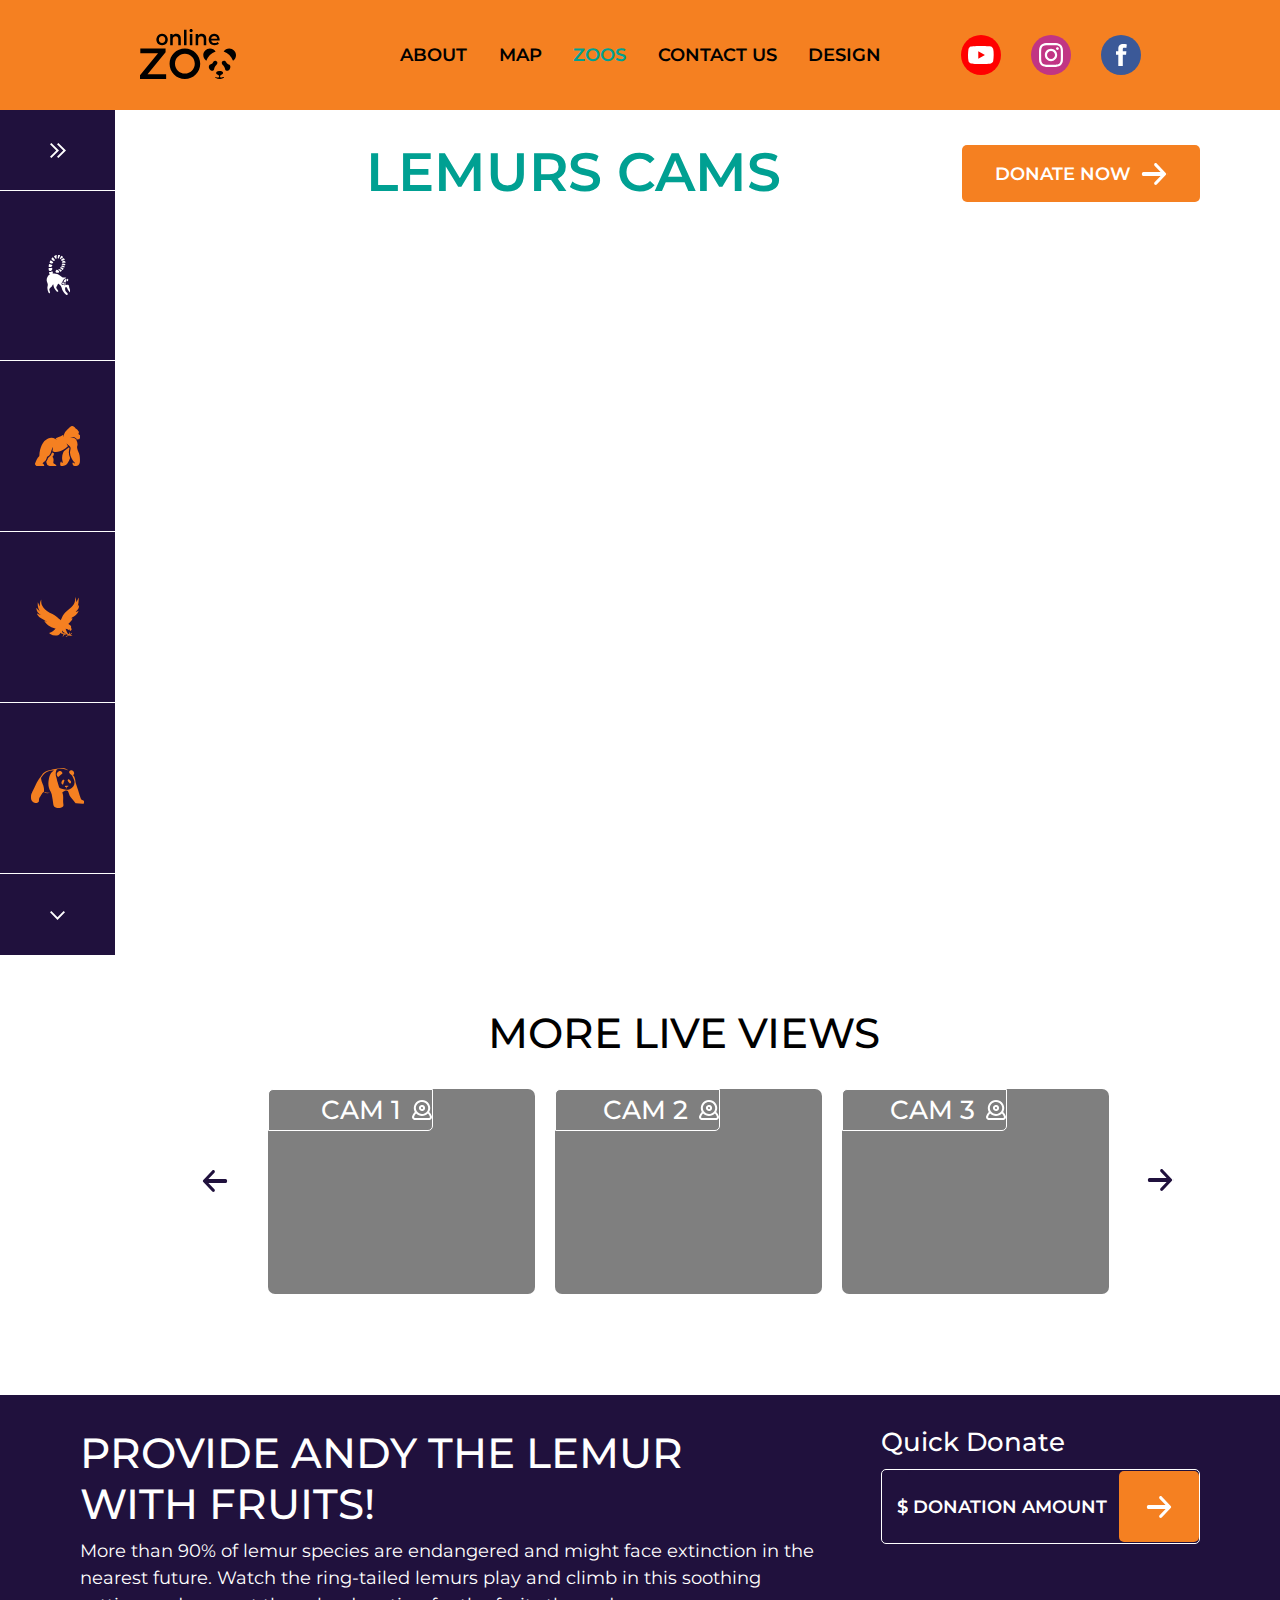
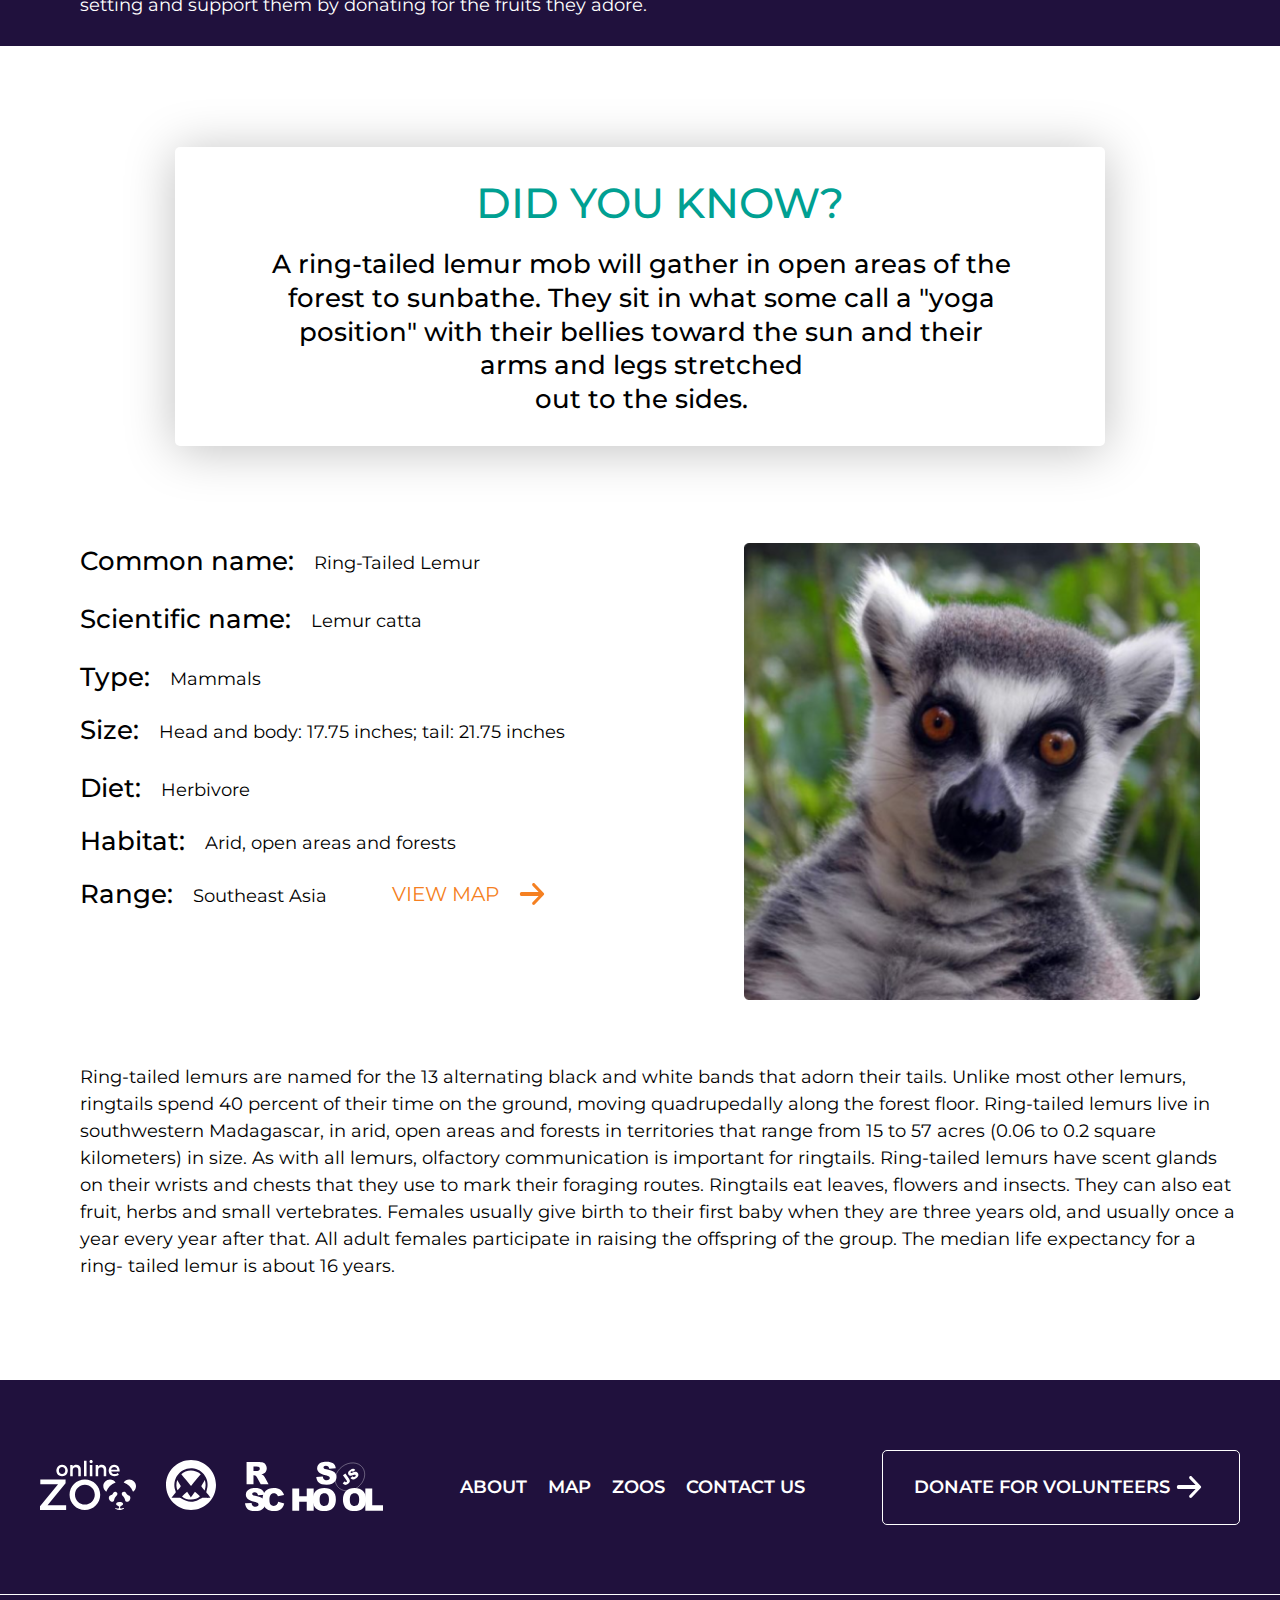
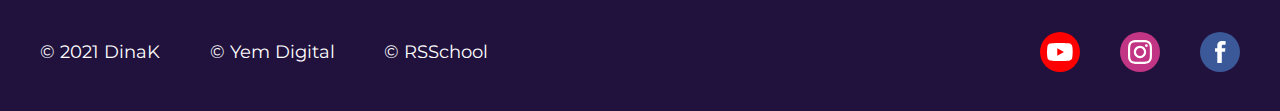
<file: pages/zoos/lemur/lemur.html>
<!DOCTYPE html>
<html lang="en">
  <head>
    <meta charset="UTF-8" />
    <meta name="viewport" content="width=device-width, initial-scale=1.0" />
    <title>Zoo Lemur</title>
    <link rel="stylesheet" href="../../styles/reset.css" />
    <link rel="stylesheet" href="../../styles/zoos/lemur/style.css" />
    <link rel="stylesheet" href="../../styles/donate_pop-up/donate_pop-up.css" />
    <link rel="shortcut icon" href="../../../assets/icons/favicon.png" type="image/png" />
  </head>
  <body>
    <header class="header">
      <div class="container">
        <h1 class="visually_hidden">Online Zoo</h1>
        <section class="header__section">
          <div class="header__logo">
            <a href="../../../index.html">
              <img src="../../../assets/icons/site-logo.svg" alt="logo" width="96px" height="50px"
            /></a>
          </div>
          <nav class="header__nav_map">
            <ul class="header__ul_map">
              <li class="header__li_map">
                <a href="../../../index.html"> about </a>
              </li>
              <li class="header__li_map">
                <a href="../../map.html"> map </a>
              </li>
              <li class="header__li_map">
                <label class="header__active_link"> zoos </label>
              </li>
              <li class="header__li_map">
                <a href="../../contact-us.html"> contact us </a>
              </li>
              <li class="header__li_map">
                <a href="https://www.figma.com/file/lnK11foY8Aoa6oOlDXovVN/Online-ZOO-Project" target="_blank">
                  design
                </a>
              </li>
            </ul>
          </nav>
          <section class="header__social">
            <ul class="header__social_ul">
              <li class="header__social_li">
                <a href="https://www.youtube.com/" target="_blank"><div class="header_logo_tube"></div> </a>
              </li>
              <li class="header__social_li">
                <a href="https://www.instagram.com/" target="_blank"><div class="header_logo_inst"></div> </a>
              </li>
              <li class="header__social_li">
                <a href="https://www.facebook.com/" target="_blank"><div class="header_logo_fb"></div> </a>
              </li>
            </ul>
          </section>
          <section class="header__menu">
            <div class="hamburger_menu"></div>
          </section>
        </section>
      </div>
    </header>
    <main>
      <section class="main__section_zoo">
        <section class="section__aside_wrapper">
          <aside class="zoo__aside">
            <nav class="zoo__aside_nav">
              <ul class="aside__nav_ul">
                <li class="nav_top">
                  <div class="nav__arrow_cam">
                    <span class="arrow_span">live</span>
                    <div class="aside__arrows_img"></div>
                  </div>
                  <div class="nav__arrows_top"></div>
                </li>
                <li class="nav__li_carousel">
                  <div class="nav__li_div-carousel">
                    <div class="aside__nav_div nav_camera" title="Lemur, Southeast Asia">
                      <a href="./lemur.html"></a>
                      <div class="aside__nav_lemur aside__nav_size-active"></div>
                    </div>
                    <div class="aside__nav_div nav_camera" title="Gorilla, Western Africa">
                      <a href="../gorilla/gorilla.html"> <div class="aside__nav_gorilla aside__nav_size"></div></a>
                    </div>
                    <div class="aside__nav_div nav_camera" title="Eagle, Continental United States">
                      <a href="../eagle/eagle.html"><div class="aside__nav_eagle aside__nav_size"></div></a>
                    </div>
                    <div class="aside__nav_div nav_camera" title="Panda, Eastern Asia">
                      <a href="../panda/panda.html"><div class="aside__nav_panda aside__nav_size"></div> </a>
                    </div>
                    <div class="aside__nav_div nav_camera" title="Tiger, Malaysia">
                      <div class="aside__nav_tiger aside__nav_size"></div>
                    </div>
                    <div class="aside__nav_div nav_camera" title="Coala, Australia">
                      <div class="aside__nav_coala aside__nav_size"></div>
                    </div>
                    <div class="aside__nav_div nav_camera" title="Crocodile, USA Florida">
                      <div class="aside__nav_croco aside__nav_size"></div>
                    </div>
                    <div class="aside__nav_div nav_camera" title="Lion, Africa Mauritanie">
                      <div class="aside__nav_lion aside__nav_size"></div>
                    </div>
                  </div>
                </li>
                <li class="nav__arrow_bottom">
                  <div class="aside__arrow_bottom"></div>
                </li>
              </ul>
            </nav>
          </aside>
        </section>
        <section class="section__aside_wrapper-open aside_open">
          <aside class="zoo__aside-open">
            <nav class="zoo__aside_nav-open">
              <ul class="aside__nav_ul-open">
                <li class="nav_top-open">
                  <div class="nav__arrow_cam-open">
                    <span class="arrow_span-open">live</span>
                    <div class="aside__arrows_img-open"></div>
                  </div>
                  <div class="nav__arrows_top-open"></div>
                </li>
                <li class="nav__li_carousel-open">
                  <div class="nav__li_div-carousel-open">
                    <div class="aside__nav_div-open nav_height-open" title="Lemur, Southeast Asia">
                      <div class="aside__nav_lemur-open aside__nav_size-open"></div>
                      <p>The ring-tailed lemurs play in Madagascar, Lemuria Land</p>
                    </div>
                    <div class="aside__nav_div-open nav_height-open" title="Gorilla, Western Africa">
                      <div class="aside__nav_gorilla-open aside__nav_size-open"></div>
                      <p>Livestream from Gorilla Forest Corridor habitat cam</p>
                    </div>
                    <div class="aside__nav_div-open nav_height-open" title="Eagle, Continental United States">
                      <div class="aside__nav_eagle-open aside__nav_size-open"></div>
                      <p class="aside__nav_info-open">The Bald Eagles Nest from West End cam</p>
                    </div>
                    <div class="aside__nav_div-open nav_height-open" title="Panda, Eastern Asia">
                      <div class="aside__nav_panda-open aside__nav_size-ac-open"></div>
                      <p>Watch live from China's Panda Center</p>
                    </div>
                    <div class="aside__nav_div-open nav_height-open" title="Tiger, Malaysia">
                      <div class="aside__nav_tiger-open aside__nav_size-open"></div>
                      <p>Lorem ipsum dolor sit amet, consectetuer adipiscing elit.</p>
                    </div>
                    <div class="aside__nav_div-open nav_height-open" title="Coala, Australia">
                      <div class="aside__nav_coala-open aside__nav_size-open"></div>
                      <p>One morning, when Gregor Samsa woke from troubled</p>
                    </div>
                    <div class="aside__nav_div-open nav_height-open" title="Crocodile, USA Florida">
                      <div class="aside__nav_croco-open aside__nav_size-open"></div>
                      <p>A wonderful serenity has taken possession of my</p>
                    </div>
                    <div class="aside__nav_div-open nav_height-open" title="Lion, Africa Mauritanie">
                      <div class="aside__nav_lion-open aside__nav_size-open"></div>
                      <p>The quick, brown fox jumps over a lazy</p>
                    </div>
                  </div>
                </li>
                <li class="nav__arrow_bottom-open">
                  <div class="aside__arrow_bottom-open"></div>
                </li>
              </ul>
            </nav>
          </aside>
        </section>
        <div class="container">
          <section class="zoo__header">
            <div class="header_div">
              <h2 class="zoo_h2">lemurs cams</h2>
              <button class="zoo__button">
                <span>donate now</span>
                <div class="zoo__button_arrow"></div>
              </button>
            </div>
            <div class="main__zoo_video">
              <div class="iframe__camera-num">
                <span class="iframe__camera-num_text"> Cam 1</span>
                <iframe
                  src="https://www.youtube.com/embed/0fga_s1HABI"
                  title="YouTube video player"
                  frameborder="0"
                  allow="accelerometer; autoplay; clipboard-write; encrypted-media; gyroscope; picture-in-picture"
                  allowfullscreen
                  class="iframe"
                ></iframe>
              </div>
            </div>
          </section>
          <h3 class="zoo_h3">More live views</h3>
          <section class="zoo_cameras">
            <div class="zoo__cameras_arrow-left"></div>
            <div class="zoo__camera_animal">
              <div class="zoo_cam">
                <span class="zoo__cam_span">cam 1</span>
                <div class="zoo__cam-logo"></div>
                <img src="../../../assets/icons/zoo-page/logo-cam.svg" alt="cam-logo" />
              </div>
              <div class="iframe_video">
                <iframe
                  width="140%"
                  height="140%"
                  src="https://www.youtube.com/embed/UjSiq53nJBo"
                  title="YouTube video player"
                  frameborder="0"
                  allow="accelerometer; autoplay; clipboard-write; encrypted-media; gyroscope; picture-in-picture"
                  allowfullscreen
                ></iframe>
              </div>
            </div>
            <div class="zoo__camera_animal">
              <div class="zoo_cam">
                <span class="zoo__cam_span">cam 2</span>
                <div class="zoo__cam-logo"></div>
                <img src="../../../assets/icons/zoo-page/logo-cam.svg" alt="cam-logo" />
              </div>
              <div class="iframe_video">
                <iframe
                  width="140%"
                  height="140%"
                  src="https://www.youtube.com/embed/vw2Spqhk4AY"
                  title="YouTube video player"
                  frameborder="0"
                  allow="accelerometer; autoplay; clipboard-write; encrypted-media; gyroscope; picture-in-picture"
                  allowfullscreen
                ></iframe>
              </div>
            </div>
            <div class="zoo__camera_animal hidden_class">
              <div class="zoo_cam">
                <span class="zoo__cam_span">cam 3</span>
                <div class="zoo__cam-logo"></div>
                <img src="../../../assets/icons/zoo-page/logo-cam.svg" alt="cam-logo" />
              </div>
              <div class="iframe_video">
                <iframe
                  width="140%"
                  height="140%"
                  src="https://www.youtube.com/embed/0EUsSqIz8hI"
                  title="YouTube video player"
                  frameborder="0"
                  allow="accelerometer; autoplay; clipboard-write; encrypted-media; gyroscope; picture-in-picture"
                  allowfullscreen
                ></iframe>
              </div>
            </div>
            <div class="zoo__cameras_arrow-right"></div>
          </section>
        </div>
      </section>
      <section class="main__section_donate">
        <div class="container">
          <section class="section__donate">
            <div class="donate__information">
              <h3 class="donate__header_h3">Provide Andy the lemur with fruits!</h3>
              <p class="donate__p">
                More than 90% of lemur species are endangered and might face extinction in the nearest future. Watch the
                ring-tailed lemurs play and climb in this soothing setting and support them by donating for the fruits
                they adore.
              </p>
            </div>
            <section>
              <p class="donate__p_button">Quick Donate</p>
              <div class="donate__button_content">
                <span class="donate_span">$</span>
                <input type="number" class="input__donate" placeholder="donation amount" max="4" />
                <a href="#target">
                  <div class="donate__btn">
                    <div class="donate__btn_arrow"></div>
                  </div>
                </a>
              </div>
            </section>
          </section>
        </div>
      </section>
      <section class="main__section_info">
        <div class="container">
          <div class="section__info_header">
            <h3 class="info_h3">did you know?</h3>
            <p class="info_p">
              A ring-tailed lemur mob will gather in open areas of the forest to sunbathe. They sit in what some call a
              "yoga position" with their bellies toward the sun and their arms and legs stretched <br />
              out to the sides.
            </p>
          </div>
          <section class="section__info_desc">
            <section class="info__desc_container">
              <div class="container_desc">
                <span class="desc_name first-line">Common name:</span>
                <span class="desc_info">Ring-Tailed Lemur </span>
              </div>
              <div class="container_desc">
                <span class="desc_name second-line">Scientific name:</span>
                <span class="desc_info"> Lemur catta </span>
              </div>
              <div class="container_desc desc_margins_01">
                <span class="desc_name second-line">Type:</span>
                <span class="desc_info">Mammals </span>
              </div>
              <div class="container_desc desc_margins_011">
                <span class="desc_name second-line">Size:</span>
                <span class="desc_info">Head and body: 17.75 inches; tail: 21.75 inches </span>
              </div>
              <div class="container_desc desc_margins_001">
                <span class="desc_name second-line">Diet:</span>
                <span class="desc_info">Herbivore </span>
              </div>
              <div class="container_desc desc_margins_0">
                <span class="desc_name second-line">Habitat:</span>
                <span class="desc_info">Arid, open areas and forests </span>
              </div>
              <div class="container_desc">
                <span class="desc_name second-line">Range:</span>
                <span class="desc_info">Southeast Asia</span>
                <a href="../../map.html" class="map__btn_a">
                  <div class="map__btn">
                    <span class="btn__span">view map</span>
                    <div class="btn__arrow"></div></div
                ></a>
              </div>
            </section>
            <img src="../../../assets/images/zoo_desc_lemur.png" alt="panda" class="info__desc_img" />
          </section>
          <p class="info__desc_p">
            Ring-tailed lemurs are named for the 13 alternating black and white bands that adorn their tails. Unlike
            most other lemurs, ringtails spend 40 percent of their time on the ground, moving quadrupedally along the
            forest floor. Ring-tailed lemurs live in southwestern Madagascar, in arid, open areas and forests in
            territories that range from 15 to 57 acres (0.06 to 0.2 square kilometers) in size. As with all lemurs,
            olfactory communication is important for ringtails. Ring-tailed lemurs have scent glands on their wrists and
            chests that they use to mark their foraging routes. Ringtails eat leaves, flowers and insects. They can also
            eat fruit, herbs and small vertebrates. Females usually give birth to their first baby when they are three
            years old, and usually once a year every year after that. All adult females participate in raising the
            offspring of the group. The median life expectancy for a ring- tailed lemur is about 16 years.
          </p>
        </div>
      </section>
    </main>
    <footer class="footer">
      <div class="container">
        <section class="footer__nav">
          <nav class="footer__nav_school">
            <ul class="nav__school_ul">
              <li>
                <a href="../../../index.html">
                  <img src="../../../assets/icons/site-logo_white.svg" alt="logo" title="logo"
                /></a>
              </li>
              <li>
                <img src="../../../assets/icons/footer_yem.svg" alt="Yem Digital" title="Yem Digital" />
              </li>
              <li>
                <img src="../../../assets/icons/footer_rsschool.svg" alt="RSSchool" title="RSSchool" />
              </li>
            </ul>
          </nav>
          <nav class="footer__nav_map">
            <ul class="nav__map_ul">
              <li><a href="../../../index.html"> about </a></li>
              <li><a href="../../map.html">map</a></li>
              <li><a href="../../zoos/panda/panda.html">zoos</a></li>
              <li><a href="../../contact-us.html">contact us</a></li>
            </ul>
          </nav>
          <div class="footer__btn">
            <span class="footer__btn_span">Donate for volunteers</span>
            <div class="footer__btn_right-arrow"></div>
          </div>
        </section>
        <div class="footer_line"></div>
        <section class="footer__authors">
          <ul class="footer_auth_ul">
            <li>© 2021 DinaK</li>
            <li class="auth__w320">© Yem Digital</li>
            <li>© RSSchool</li>
          </ul>
          <section class="footer__social">
            <ul class="footer__social_ul">
              <li class="footer__social_li">
                <a href="https://www.youtube.com/" target="_blank"><div class="footer_logo_tube"></div></a>
              </li>
              <li class="footer__social_li">
                <a href="https://www.instagram.com/" target="_blank"><div class="footer_logo_inst"></div></a>
              </li>
              <li class="footer__social_li">
                <a href="https://www.facebook.com/" target="_blank"><div class="footer_logo_fb"></div></a>
              </li>
            </ul>
          </section>
        </section>
      </div>
    </footer>
    <script src="../../scripts/donate_pop-up.js"></script>
    <script src="../../scripts/side-panel.js"></script>
    <script src="../../scripts/change-iframe.js"></script>
  </body>
</html>
</file>
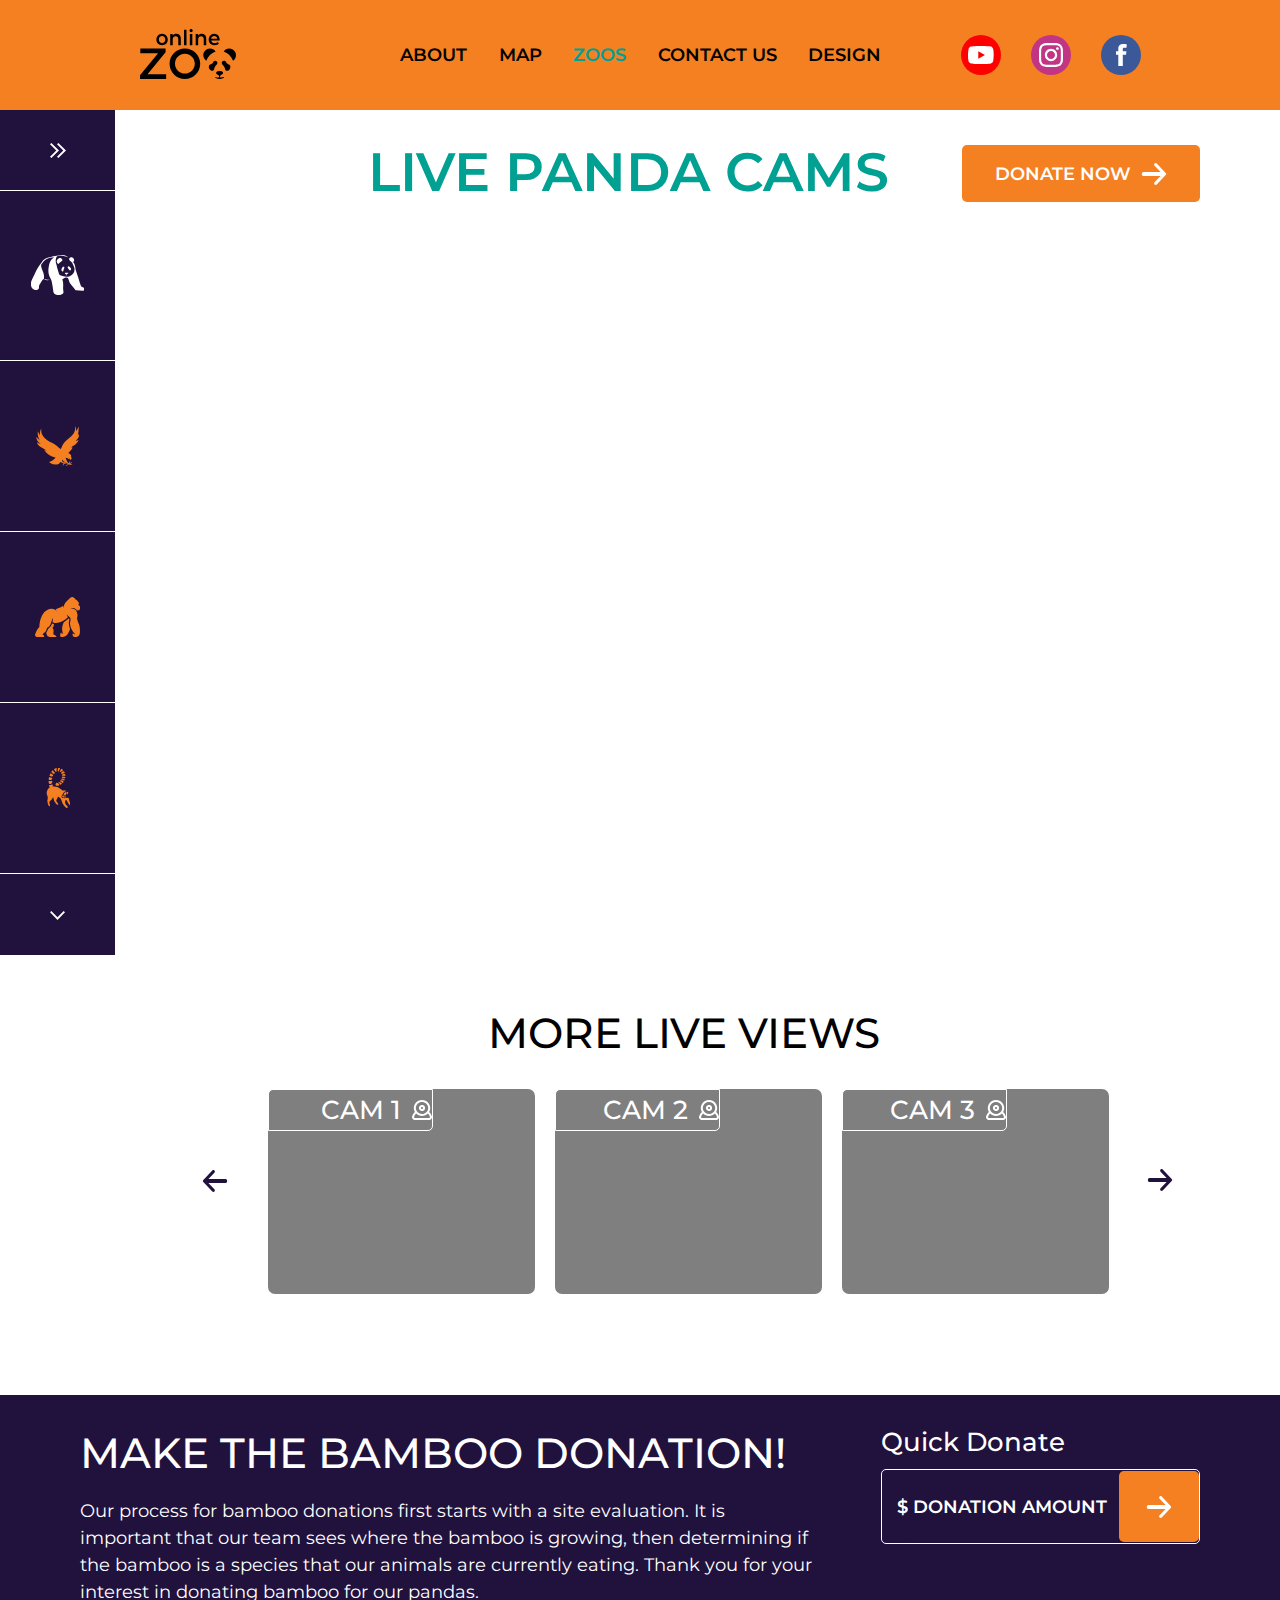
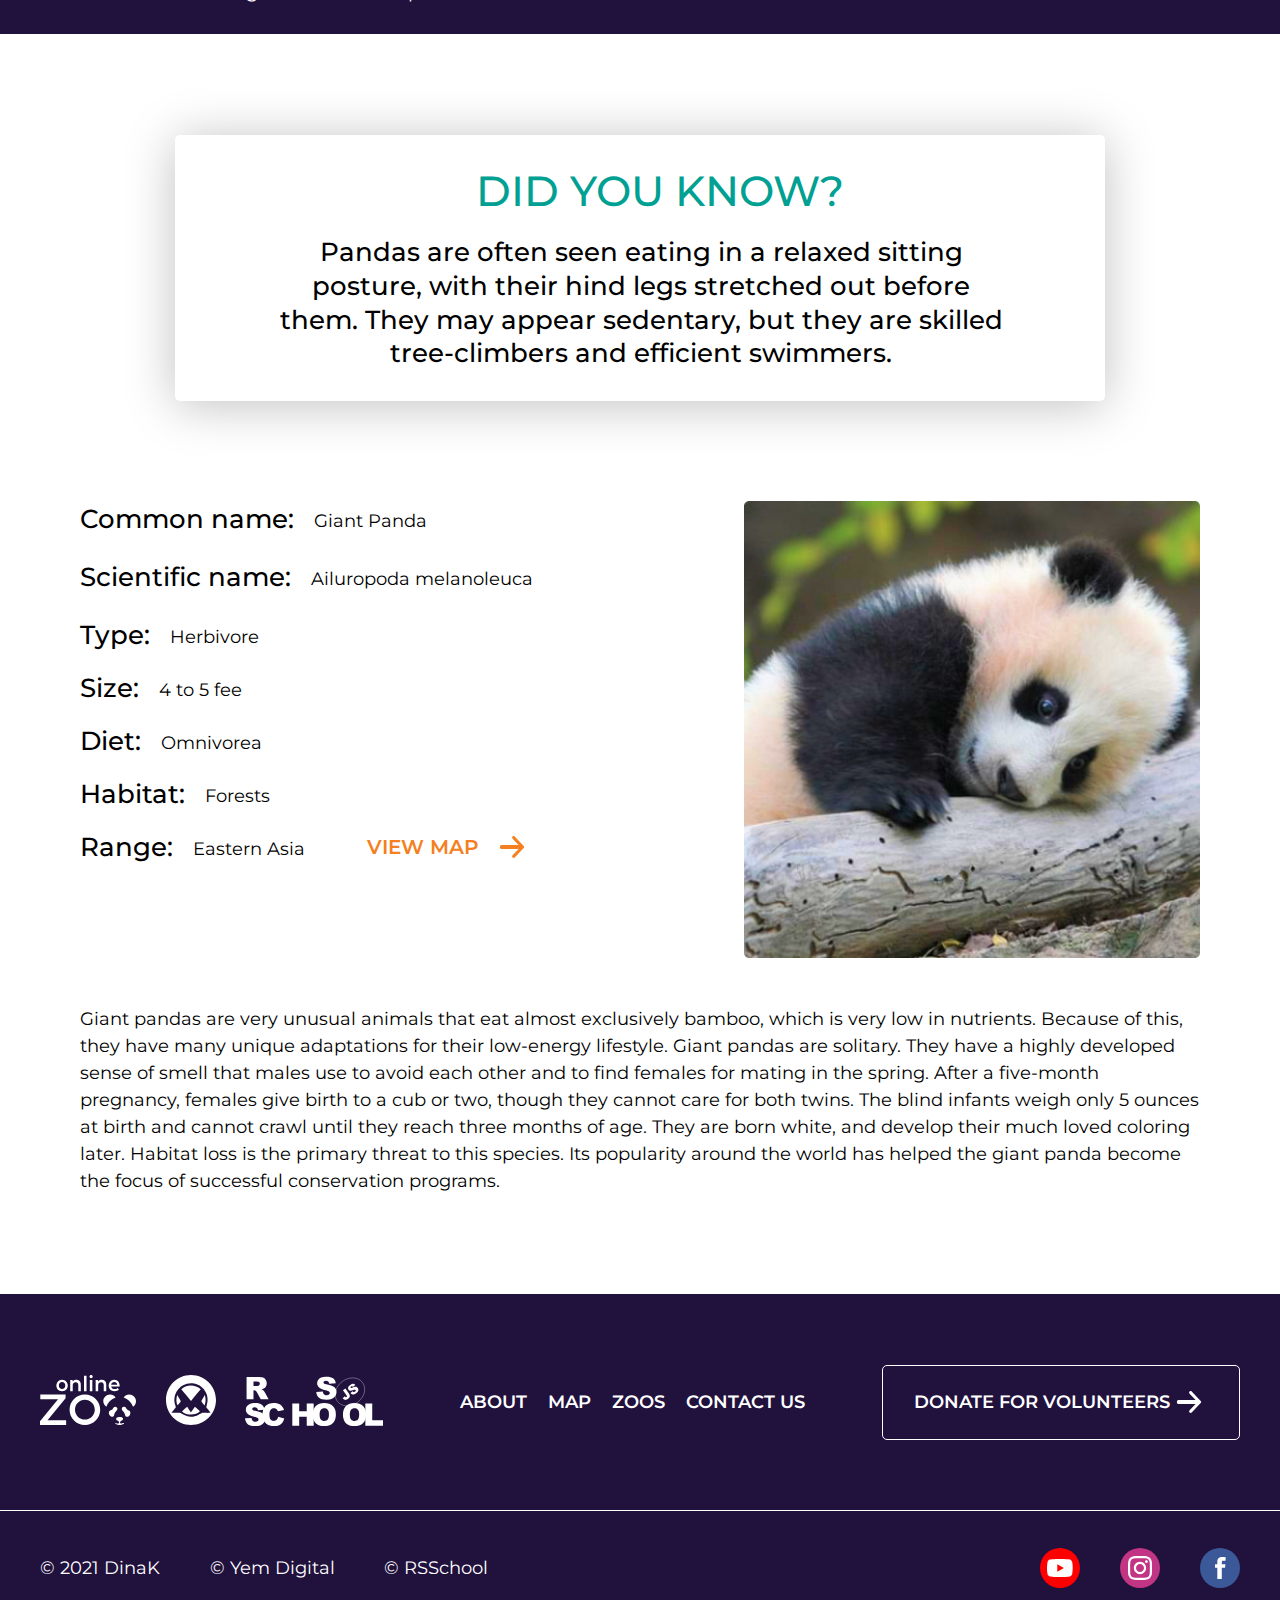
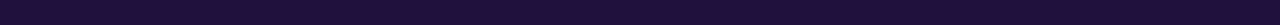
<file: pages/zoos/panda/panda.html>
<!DOCTYPE html>
<html lang="en">
  <head>
    <meta charset="UTF-8" />
    <meta name="viewport" content="width=device-width, initial-scale=1.0" />
    <title>Zoo Panda</title>
    <link rel="stylesheet" href="../../styles/reset.css" />
    <link rel="stylesheet" href="../../styles/zoos/panda/style.css" />
    <link rel="stylesheet" href="../../styles/donate_pop-up/donate_pop-up.css" />
    <link rel="shortcut icon" href="../../../assets/icons/favicon.png" type="image/png" />
  </head>
  <body>
    <header class="header">
      <div class="container">
        <h1 class="visually_hidden">Online Zoo</h1>
        <section class="header__section">
          <div class="header__logo">
            <a href="../../../index.html">
              <img src="../../../assets/icons/site-logo.svg" alt="logo" width="96px" height="50px" />
            </a>
          </div>
          <nav class="header__nav_map">
            <ul class="header__ul_map">
              <li class="header__li_map">
                <a href="../../../index.html"> about </a>
              </li>
              <li class="header__li_map">
                <a href="../../map.html"> map </a>
              </li>
              <li class="header__li_map">
                <label class="header__active_link"> zoos </label>
              </li>
              <li class="header__li_map">
                <a href="../../contact-us.html"> contact us </a>
              </li>
              <li class="header__li_map">
                <a href="https://www.figma.com/file/lnK11foY8Aoa6oOlDXovVN/Online-ZOO-Project" target="_blank">
                  design
                </a>
              </li>
            </ul>
          </nav>
          <section class="header__social">
            <ul class="header__social_ul">
              <li class="header__social_li">
                <a href="https://www.youtube.com/" target="_blank"><div class="header_logo_tube"></div></a>
              </li>
              <li class="header__social_li">
                <a href="https://www.instagram.com/" target="_blank"><div class="header_logo_inst"></div></a>
              </li>
              <li class="header__social_li">
                <a href="https://www.facebook.com/" target="_blank"><div class="header_logo_fb"></div></a>
              </li>
            </ul>
          </section>
          <section class="header__menu">
            <div class="hamburger_menu"></div>
          </section>
        </section>
      </div>
    </header>
    <main>
      <section class="main__section_zoo">
        <section class="section__aside_wrapper">
          <aside class="zoo__aside">
            <nav class="zoo__aside_nav">
              <ul class="aside__nav_ul">
                <li class="nav_top">
                  <div class="nav__arrow_cam">
                    <span class="arrow_span">live</span>
                    <div class="aside__arrows_img"></div>
                  </div>
                  <div class="nav__arrows_top"></div>
                </li>
                <li class="nav__li_carousel">
                  <div class="nav__li_div-carousel">
                    <div class="aside__nav_div nav_camera" title="Panda, Eastern Asia">
                      <a href="./panda.html" class="cant_press"></a>
                      <div class="aside__nav_panda aside__nav_size-active"></div>
                    </div>
                    <div class="aside__nav_div nav_camera" title="Eagle, Continental United States">
                      <a href="../eagle/eagle.html"><div class="aside__nav_eagle aside__nav_size"></div></a>
                    </div>
                    <div class="aside__nav_div nav_camera" title="Gorilla, Western Africa">
                      <a href="../gorilla/gorilla.html"><div class="aside__nav_gorilla aside__nav_size"></div></a>
                    </div>
                    <div class="aside__nav_div nav_camera" title="Lemur, Southeast Asia">
                      <a href="../lemur/lemur.html"><div class="aside__nav_lemur aside__nav_size"></div></a>
                    </div>
                    <div class="aside__nav_div nav_camera" title="Tiger, Malaysia">
                      <div class="aside__nav_tiger aside__nav_size"></div>
                    </div>
                    <div class="aside__nav_div nav_camera" title="Coala, Australia">
                      <div class="aside__nav_coala aside__nav_size"></div>
                    </div>
                    <div class="aside__nav_div nav_camera" title="Crocodile, USA Florida">
                      <div class="aside__nav_croco aside__nav_size"></div>
                    </div>
                    <div class="aside__nav_div nav_camera" title="Lion, Africa Mauritanie">
                      <div class="aside__nav_lion aside__nav_size"></div>
                    </div>
                  </div>
                </li>
                <li class="nav__arrow_bottom">
                  <div class="aside__arrow_bottom"></div>
                </li>
              </ul>
            </nav>
          </aside>
        </section>
        <section class="section__aside_wrapper-open aside_open">
          <aside class="zoo__aside-open">
            <nav class="zoo__aside_nav-open">
              <ul class="aside__nav_ul-open">
                <li class="nav_top-open">
                  <div class="nav__arrow_cam-open">
                    <span class="arrow_span-open">live</span>
                    <div class="aside__arrows_img-open"></div>
                  </div>
                  <div class="nav__arrows_top-open"></div>
                </li>
                <li class="nav__li_carousel-open">
                  <div class="nav__li_div-carousel-open">
                    <div class="aside__nav_div-open nav_height-open" title="Panda, Eastern Asia">
                      <div class="aside__nav_panda-open aside__nav_size-ac-open"></div>
                      <p>Watch live from China's Panda Center</p>
                    </div>
                    <div class="aside__nav_div-open nav_height-open" title="Eagle, Continental United States">
                      <div class="aside__nav_eagle-open aside__nav_size-open"></div>
                      <p class="aside__nav_info-open">The Bald Eagles Nest from West End cam</p>
                    </div>
                    <div class="aside__nav_div-open nav_height-open" title="Gorilla, Western Africa">
                      <div class="aside__nav_gorilla-open aside__nav_size-open"></div>
                      <p>Livestream from Gorilla Forest Corridor habitat cam</p>
                    </div>
                    <div class="aside__nav_div-open nav_height-open" title="Lemur, Southeast Asia">
                      <div class="aside__nav_lemur-open aside__nav_size-open"></div>
                      <p>The ring-tailed lemurs play in Madagascar, Lemuria Land</p>
                    </div>
                    <div class="aside__nav_div-open nav_height-open" title="Tiger, Malaysia">
                      <div class="aside__nav_tiger-open aside__nav_size-open"></div>
                      <p>Lorem ipsum dolor sit amet, consectetuer adipiscing elit.</p>
                    </div>
                    <div class="aside__nav_div-open nav_height-open" title="Coala, Australia">
                      <div class="aside__nav_coala-open aside__nav_size-open"></div>
                      <p>One morning, when Gregor Samsa woke from troubled</p>
                    </div>
                    <div class="aside__nav_div-open nav_height-open" title="Crocodile, USA Florida">
                      <div class="aside__nav_croco-open aside__nav_size-open"></div>
                      <p>A wonderful serenity has taken possession of my</p>
                    </div>
                    <div class="aside__nav_div-open nav_height-open" title="Lion, Africa Mauritanie">
                      <div class="aside__nav_lion-open aside__nav_size-open"></div>
                      <p>The quick, brown fox jumps over a lazy</p>
                    </div>
                  </div>
                </li>
                <li class="nav__arrow_bottom-open">
                  <div class="aside__arrow_bottom-open"></div>
                </li>
              </ul>
            </nav>
          </aside>
        </section>
        <div class="container">
          <section class="zoo__header">
            <div class="header_div">
              <h2 class="zoo_h2">live panda cams</h2>
              <button class="zoo__button">
                <span>donate now</span>
                <div class="zoo__button_arrow"></div>
              </button>
            </div>
            <div class="main__zoo_video">
              <div class="iframe__camera-num">
                <span class="iframe__camera-num_text"> Cam 1</span>
                <div>
                  <iframe
                    src="https://www.youtube.com/embed/OObOQ2GElhA"
                    title="YouTube video player"
                    frameborder="0"
                    allow="accelerometer; autoplay; clipboard-write; encrypted-media; gyroscope; picture-in-picture"
                    allowfullscreen
                    class="iframe"
                  >
                  </iframe>
                </div>
              </div>
            </div>
          </section>
          <h3 class="zoo_h3">More live views</h3>
          <section class="zoo_cameras">
            <div class="zoo__cameras_arrow-left"></div>
            <div class="zoo__camera_animal">
              <div class="zoo_cam">
                <span class="zoo__cam_span">cam 1</span>
                <div class="zoo__cam-logo"></div>
                <img src="../../../assets/icons/zoo-page/logo-cam.svg" alt="cam-logo" />
              </div>
              <div class="iframe_video">
                <iframe
                  width="140%"
                  height="140%"
                  src="https://www.youtube.com/embed/D0eqnda8dOk"
                  title="YouTube video player"
                  frameborder="0"
                  allow="accelerometer; autoplay; clipboard-write; encrypted-media; gyroscope; picture-in-picture"
                  allowfullscreen
                >
                </iframe>
              </div>
            </div>
            <div class="zoo__camera_animal">
              <div class="zoo_cam">
                <span class="zoo__cam_span">cam 2</span>
                <div class="zoo__cam-logo"></div>
                <img src="../../../assets/icons/zoo-page/logo-cam.svg" alt="cam-logo" />
              </div>
              <div class="iframe_video">
                <iframe
                  width="140%"
                  height="140%"
                  src="https://www.youtube.com/embed/ZiqHu5m78Gs"
                  title="YouTube video player"
                  frameborder="0"
                  allow="accelerometer; autoplay; clipboard-write; encrypted-media; gyroscope; picture-in-picture"
                  allowfullscreen
                >
                </iframe>
              </div>
            </div>
            <div class="zoo__camera_animal hidden_class">
              <div class="zoo_cam">
                <span class="zoo__cam_span">cam 3</span>
                <div class="zoo__cam-logo"></div>
                <img src="../../../assets/icons/zoo-page/logo-cam.svg" alt="cam-logo" />
              </div>
              <div class="iframe_video">
                <iframe
                  width="140%"
                  height="140%"
                  src="https://www.youtube.com/embed/vJwiGy2wloI"
                  title="YouTube video player"
                  frameborder="0"
                  allow="accelerometer; autoplay; clipboard-write; encrypted-media; gyroscope; picture-in-picture"
                  allowfullscreen
                >
                </iframe>
              </div>
            </div>
            <div class="zoo__cameras_arrow-right"></div>
          </section>
        </div>
      </section>
      <section class="main__section_donate">
        <div class="container">
          <section class="section__donate">
            <div class="donate__information">
              <h3 class="donate__header_h3">make the Bamboo Donation!</h3>
              <p class="donate__p">
                Our process for bamboo donations first starts with a site evaluation. It is important that our team sees
                where the bamboo is growing, then determining if the bamboo is a species that our animals are currently
                eating. Thank you for your interest in donating bamboo for our pandas.
              </p>
            </div>
            <section>
              <p class="donate__p_button">Quick Donate</p>
              <div class="donate__button_content">
                <span class="donate_span">$</span>
                <input type="number" class="input__donate" placeholder="donation amount" max="4" />
                <a href="#target">
                  <div class="donate__btn">
                    <div class="donate__btn_arrow"></div>
                  </div>
                </a>
              </div>
            </section>
          </section>
        </div>
      </section>
      <section class="main__section_info">
        <div class="container">
          <div class="section__info_header">
            <h3 class="info_h3">did you know?</h3>
            <p class="info_p">
              Pandas are often seen eating in a relaxed sitting posture, with their hind legs stretched out before them.
              They may appear sedentary, but they are skilled tree-climbers and efficient swimmers.
            </p>
          </div>
          <section class="section__info_desc">
            <section class="info__desc_container">
              <div class="container_desc">
                <span class="desc_name first-line">Common name:</span>
                <span class="desc_info">Giant Panda</span>
              </div>
              <div class="container_desc">
                <span class="desc_name second-line">Scientific name:</span>
                <span class="desc_info">Ailuropoda melanoleuca</span>
              </div>
              <div class="container_desc desc_margins_01">
                <span class="desc_name second-line">Type:</span>
                <span class="desc_info">Herbivore</span>
              </div>
              <div class="container_desc desc_margins_01">
                <span class="desc_name second-line">Size:</span>
                <span class="desc_info">4 to 5 fee</span>
              </div>
              <div class="container_desc desc_margins_001">
                <span class="desc_name second-line">Diet:</span>
                <span class="desc_info">Omnivorea</span>
              </div>
              <div class="container_desc desc_margins_0">
                <span class="desc_name second-line">Habitat:</span>
                <span class="desc_info">Forests</span>
              </div>
              <div class="container_desc">
                <span class="desc_name second-line">Range:</span>
                <span class="desc_info">Eastern Asia</span>
                <a href="../../map.html" class="map__btn_a">
                  <div class="map__btn">
                    <span class="btn__span">view map</span>
                    <div class="btn__arrow"></div></div
                ></a>
              </div>
            </section>
            <img src="../../../assets/images/zoo_desc_panda.png" alt="panda" class="info__desc_img" />
          </section>
          <p class="info__desc_p">
            Giant pandas are very unusual animals that eat almost exclusively bamboo, which is very low in nutrients.
            Because of this, they have many unique adaptations for their low-energy lifestyle. Giant pandas are
            solitary. They have a highly developed sense of smell that males use to avoid each other and to find females
            for mating in the spring. After a five-month pregnancy, females give birth to a cub or two, though they
            cannot care for both twins. The blind infants weigh only 5 ounces at birth and cannot crawl until they reach
            three months of age. They are born white, and develop their much loved coloring later. Habitat loss is the
            primary threat to this species. Its popularity around the world has helped the giant panda become the focus
            of successful conservation programs.
          </p>
        </div>
      </section>
    </main>
    <footer class="footer">
      <div class="container">
        <section class="footer__nav">
          <nav class="footer__nav_school">
            <ul class="nav__school_ul">
              <li>
                <a href="../../../index.html">
                  <img src="../../../assets/icons/site-logo_white.svg" alt="logo" title="logo"
                /></a>
              </li>
              <li>
                <img src="../../../assets/icons/footer_yem.svg" alt="Yem Digital" title="Yem Digital" />
              </li>
              <li>
                <img src="../../../assets/icons/footer_rsschool.svg" alt="RSSchool" title="RSSchool" />
              </li>
            </ul>
          </nav>
          <nav class="footer__nav_map">
            <ul class="nav__map_ul">
              <li><a href="../../../index.html"> about </a></li>
              <li><a href="../../map.html">map</a></li>
              <li><a href="../../zoos/panda/panda.html">zoos</a></li>
              <li><a href="../../contact-us.html">contact us</a></li>
            </ul>
          </nav>
          <div class="footer__btn">
            <span class="footer__btn_span">Donate for volunteers</span>
            <div class="footer__btn_right-arrow"></div>
          </div>
        </section>
        <div class="footer_line"></div>
        <section class="footer__authors">
          <ul class="footer_auth_ul">
            <li>© 2021 DinaK</li>
            <li class="auth__w320">© Yem Digital</li>
            <li>© RSSchool</li>
          </ul>
          <section class="footer__social">
            <ul class="footer__social_ul">
              <li class="footer__social_li">
                <a href="https://www.youtube.com/" target="_blank"><div class="footer_logo_tube"></div></a>
              </li>
              <li class="footer__social_li">
                <a href="https://www.instagram.com/" target="_blank"><div class="footer_logo_inst"></div></a>
              </li>
              <li class="footer__social_li">
                <a href="https://www.facebook.com/" target="_blank"><div class="footer_logo_fb"></div></a>
              </li>
            </ul>
          </section>
        </section>
      </div>
    </footer>
    <script src="../../scripts/donate_pop-up.js"></script>
    <script src="../../scripts/side-panel.js"></script>
    <script src="../../scripts/change-iframe.js"></script>
  </body>
</html>
</file>
<file: pages/styles/index/style.css>
@import url("https://fonts.googleapis.com/css2?family=Montserrat:wght@400;500;600;800&display=swap");
html {
  scroll-behavior: smooth;
  overflow: auto;
  height: 100%;
}

body {
  background-color: #ffffff;
  overflow: auto;
  height: 100%;
}

.container {
  width: 1400px;
  margin: 0 auto;
}

.header {
  background-color: #f58021;
}

.header .header__section {
  height: 110px;
  display: flex;
  align-items: center;
}

.header .header__section .header__logo {
  cursor: pointer;
}

.header .header__section .header__nav_map .header__ul_map {
  display: flex;
  justify-content: space-between;
  padding: 0 64px 0 503px;
  width: 556px;
}

.header .header__section .header__nav_map .header__ul_map .header__li_map {
  text-transform: uppercase;
  cursor: pointer;
  color: black;
  font-weight: 600;
  font-size: 18px;
  font-family: "Montserrat";
}

.header .header__section .header__nav_map .header__ul_map a {
  text-decoration: none;
  color: black;
}

.header .header__section .header__nav_map .header__ul_map a:link:hover,
.header .header__section .header__nav_map .header__ul_map a:active:hover,
.header .header__section .header__nav_map .header__ul_map a:visited:hover {
  color: #00a092;
}

.header .header__section .header__nav_map .header__ul_map .header__active_link {
  color: #00a092;
  cursor: default;
}

.header .header__section .header__social .header__social_ul {
  width: 180px;
  display: flex;
  justify-content: space-between;
}

.header .header__section .header__social .header__social_ul .header__social_li a div {
  transition: transform 0.5s;
  width: 40px;
  height: 40px;
}

.header .header__section .header__social .header__social_ul .header__social_li a div:hover {
  transform: rotate(360deg);
}

.header .header__section .header__social .header__social_ul .header__social_li a .header_logo_tube {
  background-image: url(../../../assets/icons/icons_tube.svg);
}

.header .header__section .header__social .header__social_ul .header__social_li a .header_logo_inst {
  background-image: url(../../../assets/icons/icons_inst.svg);
}

.header .header__section .header__social .header__social_ul .header__social_li a .header_logo_fb {
  background-image: url(../../../assets/icons/icons_fb.svg);
}

.header .header__section .header__menu {
  display: none;
}

.header .header__section .header__menu .hamburger_menu {
  background-image: url(../../../assets/icons/hamburger_menu.svg);
  width: 30px;
  height: 30px;
}

.main__section_view {
  background-image: url(../../../assets/images/main_page_background.png);
  background-position: -40px -41px;
  background-size: cover;
  height: 789px;
  max-width: 1850px;
  background-repeat: no-repeat;
  margin: 0 auto;
}

.main__section_view .visually_hidden {
  position: absolute;
  width: 1px;
  height: 1px;
  padding: 0;
  border: 0;
  overflow: hidden;
}

.main__section_view .main__h2 {
  color: #00a092;
  text-transform: uppercase;
  font-family: "Montserrat";
  font-weight: 800;
  font-size: 82px;
  padding: 127px 0 32px 0;
  width: 890px;
  line-height: 100px;
  letter-spacing: 0.01em;
}

.main__section_view .main__p {
  font-family: "Montserrat";
  font-weight: 400;
  font-size: 18px;
  line-height: 150%;
  width: 430px;
}

.main__section_view .main__button {
  margin-top: 47px;
  width: 240px;
  height: 74px;
  border-radius: 5px;
  border: none;
  text-transform: uppercase;
  font-family: "Montserrat";
  font-weight: 600;
  font-size: 18px;
  color: #ffffff;
  background-color: #f58021;
  cursor: pointer;
  display: flex;
  justify-content: center;
  align-items: center;
  outline: none;
}

.main__section_view .main__button .button__arrow {
  background-image: url(../../../assets/icons/arrow-white_right.svg);
  width: 24px;
  height: 22px;
  padding-left: 3px;
  margin-left: 10px;
}

.main__section_view .main__button:link {
  text-decoration: none;
}

.main__section_view .main__button:hover {
  background: #d26004;
  box-shadow: 0px 4px 30px rgba(245, 128, 33, 0.3);
}

.main__section_information {
  display: flex;
}

.main__section_information .main__section_content {
  display: flex;
  padding-top: 150px;
}

.main__section_information .main__section_content .main__section_info {
  width: 600px;
  height: 531px;
}

.main__section_information .main__section_content .main__section_info .main__content_h2 {
  width: 523px;
  color: #00a092;
  text-transform: uppercase;
  font-family: "Montserrat";
  font-weight: 600;
  font-size: 54px;
  line-height: 66px;
  padding: 70px 0 50px 0;
}

.main__section_information .main__section_content .main__section_info .main__content_p {
  width: 560px;
  color: #000000;
  font-family: "Montserrat";
  font-weight: 400;
  font-size: 18px;
  line-height: 27px;
}

.main__section_information .main__section_content .bottom__information {
  padding-left: 40px;
}

.main__section_information .main__section_content .bottom__information .bottom__header {
  padding: 112px 0 53px 0;
}

.main__section_information .main__section_content .main__content_img {
  width: 800px;
  height: 531px;
}

.main__section_information .content__bottom {
  padding-bottom: 150px;
}

.main__section_donate {
  background-color: #20113d;
}

.main__section_donate .section__donate {
  height: 221px;
  display: flex;
  justify-content: space-between;
}

.main__section_donate .section__donate .donate__information .donate__header_h3 {
  text-transform: uppercase;
  font-family: "Montserrat";
  font-weight: 500;
  font-size: 42px;
  color: #ffffff;
  padding: 56px 0 24px 0;
}

.main__section_donate .section__donate .donate__information .donate__p {
  width: 609px;
  font-family: "Montserrat";
  font-size: 18px;
  color: #ffffff;
  font-weight: 400;
  line-height: 150%;
  padding-bottom: 50px;
}

.main__section_donate .donate__p_button {
  color: #ffffff;
  font-family: "Montserrat";
  font-weight: 500;
  font-size: 26px;
  padding: 57px 0 13px 2px;
}

.main__section_donate .donate__button_content {
  display: flex;
  border: 1px solid #ffffff;
  border-radius: 5px;
  align-items: center;
}

.main__section_donate .donate__button_content .donate_span {
  color: #ffffff;
  font-family: "Montserrat";
  font-weight: 600;
  font-size: 18px;
  padding-left: 13px;
}

.main__section_donate .donate__button_content .input__donate {
  width: 204px;
  display: flex;
  align-items: center;
  justify-content: center;
  background-color: #20113d;
  color: #ffffff;
  border: 0;
  outline: none;
  border-radius: 5px;
  color: #ffffff;
  font-family: "Montserrat";
  font-weight: 600;
  font-size: 18px;
  padding-left: 7px;
}

.main__section_donate .donate__button_content .input__donate::placeholder {
  text-transform: uppercase;
  color: #ffffff;
  font-family: "Montserrat";
  font-weight: 600;
  font-size: 18px;
}

.main__section_donate .donate__button_content .input__donate::-webkit-outer-spin-button,
.main__section_donate .donate__button_content .input__donate::-webkit-inner-spin-button {
  -webkit-appearance: none;
  margin: 0;
}

.main__section_donate .donate__button_content .donate__btn {
  width: 82px;
  height: 71px;
  border-radius: 5px;
  background-color: #f58021;
  cursor: pointer;
  display: flex;
  align-items: center;
  justify-content: center;
}

.main__section_donate .donate__button_content .donate__btn .donate__btn_arrow {
  background-image: url(../../../assets/icons/arrow-white_right.svg);
  width: 26px;
  height: 22px;
}

.main__section_donate .donate__button_content .donate__btn:hover {
  background-color: #d26004;
}

.main__section__pets-in-zoo .section__pets-in-zoo_h2 {
  text-transform: uppercase;
  color: #00a092;
  font-family: "Montserrat";
  font-weight: 600;
  font-size: 54px;
  margin-top: 140px;
  text-align: center;
  margin-left: 19px;
}

.main__section__pets-in-zoo .section__pets-in-zoo_p {
  color: #000000;
  font-family: "Montserrat";
  font-weight: 500;
  font-size: 26px;
  text-align: center;
  width: 920px;
  margin: 58px auto 0 auto;
  line-height: 130%;
}

.main__section__pets-in-zoo .section__carousel_arrows {
  width: 180px;
  display: flex;
  margin: 102px auto 11px auto;
  justify-content: space-between;
}

.main__section__pets-in-zoo .section__carousel_arrows .carousel_arrow {
  width: 60px;
  height: 60px;
  border: 1px solid #20113d;
  background-position: center;
  background-repeat: no-repeat;
  border-radius: 5px;
  background-color: #ffffff;
  outline: none;
}

.main__section__pets-in-zoo .section__carousel_arrows .right-arrow_cards {
  background-image: url(../../../assets/icons/arrow-black_right.svg);
}

.main__section__pets-in-zoo .section__carousel_arrows .left-arrow_cards {
  background-image: url(../../../assets/icons/arrow-black_left.svg);
}

.main__section__pets-in-zoo .section__carousel_arrows .carousel_arrow:hover {
  background-color: #20113d;
}

.main__section__pets-in-zoo .section__carousel_arrows .right-arrow_cards:hover {
  background-image: url(../../../assets/icons/arrow-white_right.svg);
}

.main__section__pets-in-zoo .section__carousel_arrows .left-arrow_cards:hover {
  background-image: url(../../../assets/icons/arrow-white_left.svg);
}

.main__section__pets-in-zoo .section__carousel_arrows .left-arrow_opacity-half {
  opacity: 0.5;
  user-select: none;
  background-color: #20113d;
  background-image: url(../../../assets/icons/arrow-white_left.svg);
}

.main__section__pets-in-zoo .section__carousel_arrows .right-arrow_opacity-half {
  opacity: 0.5;
  user-select: none;
  background-color: #20113d;
  background-image: url(../../../assets/icons/arrow-white_right.svg);
}

.main__section__pets-in-zoo .section__carousel_animals {
  width: 1903px;
  overflow-x: hidden;
  margin: 0 auto;
  position: relative;
  right: 252px;
  height: 1600px;
}

.main__section__pets-in-zoo .section__carousel_animals .carousel__wrapper_left {
  position: absolute;
  top: 0px;
  width: 160px;
  height: 100%;
  z-index: 10;
  background: linear-gradient(to right, white 0%, rgba(255, 255, 255, 0) 95%, rgba(255, 255, 255, 0) 100%);
}

.main__section__pets-in-zoo .section__carousel_animals .carousel__wrapper_right {
  position: absolute;
  top: 0px;
  left: 1760px;
  width: 160px;
  height: 100%;
  z-index: 10;
  background: linear-gradient(to left, white 0%, rgba(255, 255, 255, 0) 95%, rgba(255, 255, 255, 0) 100%);
}

.main__section__pets-in-zoo .section__carousel_animals .carousel__wrapper_cards {
  display: flex;
  flex-wrap: wrap;
  justify-content: space-between;
  width: 3768px;
  position: relative;
  transition: all 1s;
}

.main__section__pets-in-zoo .section__carousel_animals .carousel__wrapper_cards .carousel__card_animal {
  width: 440px;
  height: 747px;
  background-color: #20113d;
  color: #ffffff;
  position: relative;
  border-radius: 5px;
  margin-top: 40px;
  transition: all 1s;
}

.main__section__pets-in-zoo .section__carousel_animals .carousel__wrapper_cards .carousel__card_animal .card__animal-name {
  height: 60px;
  background-color: #20113d;
  display: flex;
  justify-content: center;
  align-items: center;
  position: absolute;
  border-radius: 5px;
}

.main__section__pets-in-zoo .section__carousel_animals .carousel__wrapper_cards .carousel__card_animal .card__animal-name .animal_name {
  font-size: 26px;
  font-family: "Montserrat";
  font-weight: 500;
  margin: 0 30px;
}

.main__section__pets-in-zoo .section__carousel_animals .carousel__wrapper_cards .carousel__card_animal .card__animal-name .name_lemur {
  margin: 0 24px;
}

.main__section__pets-in-zoo .section__carousel_animals .carousel__wrapper_cards .carousel__card_animal .card__animal-name .name_gorilla {
  margin: 0 21px;
}

.main__section__pets-in-zoo .section__carousel_animals .carousel__wrapper_cards .carousel__card_animal .card__animal-name .name_lion {
  margin: 0 24px;
}

.main__section__pets-in-zoo .section__carousel_animals .carousel__wrapper_cards .carousel__card_animal .card__animal-panda {
  background-image: url(../../../assets/images/index/carousel_panda.png);
  width: 100%;
  height: 436px;
  border-radius: 5px;
  text-align: center;
}

.main__section__pets-in-zoo .section__carousel_animals .carousel__wrapper_cards .carousel__card_animal .card__animal-lemur {
  background-image: url(../../../assets/images/index/carousel_lemur.png);
  width: 100%;
  height: 436px;
  border-radius: 5px;
  text-align: center;
}

.main__section__pets-in-zoo .section__carousel_animals .carousel__wrapper_cards .carousel__card_animal .card__animal-gorilla {
  background-image: url(../../../assets/images/index/carousel_gorilla.png);
  width: 100%;
  height: 436px;
  border-radius: 5px;
  text-align: center;
}

.main__section__pets-in-zoo .section__carousel_animals .carousel__wrapper_cards .carousel__card_animal .card__animal-croco {
  background-image: url(../../../assets/images/index/carousel_croco.png);
  width: 100%;
  height: 436px;
  border-radius: 5px;
  text-align: center;
}

.main__section__pets-in-zoo .section__carousel_animals .carousel__wrapper_cards .carousel__card_animal .card__animal-eagle {
  background-image: url(../../../assets/images/index/carousel_eagle.png);
  width: 100%;
  height: 436px;
  border-radius: 5px;
  text-align: center;
}

.main__section__pets-in-zoo .section__carousel_animals .carousel__wrapper_cards .carousel__card_animal .card__animal-koala {
  background-image: url(../../../assets/images/index/carousel_koala.png);
  width: 100%;
  height: 436px;
  border-radius: 5px;
  text-align: center;
}

.main__section__pets-in-zoo .section__carousel_animals .carousel__wrapper_cards .carousel__card_animal .card__animal-lion {
  background-image: url(../../../assets/images/index/carousel_lion.png);
  width: 100%;
  height: 436px;
  border-radius: 5px;
  text-align: center;
}

.main__section__pets-in-zoo .section__carousel_animals .carousel__wrapper_cards .carousel__card_animal .card__animal-tiger {
  background-image: url(../../../assets/images/index/carousel_tiger.png);
  width: 100%;
  height: 436px;
  border-radius: 5px;
  text-align: center;
}

.main__section__pets-in-zoo .section__carousel_animals .carousel__wrapper_cards .carousel__card_animal .card__kind-of-animal {
  text-align: center;
  font-size: 26px;
  font-family: "Montserrat";
  font-weight: 500;
  margin-top: 33px;
}

.main__section__pets-in-zoo .section__carousel_animals .carousel__wrapper_cards .carousel__card_animal .card__description {
  width: 352px;
  height: 81px;
  margin: 0 auto;
  font-size: 18px;
  font-family: "Montserrat";
  font-weight: 400;
  line-height: 27px;
  text-align: center;
  margin-top: 25px;
  line-height: 150%;
}

.main__section__pets-in-zoo .section__carousel_animals .carousel__wrapper_cards .carousel__card_animal .card_lion {
  width: 370px;
}

.main__section__pets-in-zoo .section__carousel_animals .carousel__wrapper_cards .carousel__card_animal .card__animal-view_btn {
  display: flex;
  justify-content: center;
}

.main__section__pets-in-zoo .section__carousel_animals .carousel__wrapper_cards .carousel__card_animal .card__animal-view_btn .animal-view__btn {
  width: 240px;
  height: 73px;
  display: flex;
  justify-content: center;
  align-items: center;
  margin-top: 24px;
  background-color: #20113d;
  outline: none;
  border: none;
  color: #f58021;
  cursor: pointer;
}

.main__section__pets-in-zoo .section__carousel_animals .carousel__wrapper_cards .carousel__card_animal .card__animal-view_btn .animal-view__btn .btn_desc {
  text-transform: uppercase;
  font-size: 19px;
  font-family: "Montserrat";
  font-weight: 600;
  width: 173px;
}

.main__section__pets-in-zoo .section__carousel_animals .carousel__wrapper_cards .carousel__card_animal .card__animal-view_btn .animal-view__btn:link {
  text-decoration: none;
}

.main__section__pets-in-zoo .section__carousel_animals .carousel__wrapper_cards .carousel__card_animal .card__animal-view_btn .view__arrow {
  width: 36px;
  height: 25px;
  background-position: center;
  background-repeat: no-repeat;
  background-image: url(../../../assets/icons/arrow-orange_right.svg);
}

.main__section__pets-in-zoo .section__carousel_animals .carousel__wrapper_cards .carousel__card_animal .card__animal-view_btn .animal-view__btn:hover {
  background-color: #f58021;
  border-radius: 5px;
  color: #ffffff;
}

.main__section__pets-in-zoo .section__carousel_animals .carousel__wrapper_cards .carousel__card_animal .card__animal-view_btn .animal-view__btn:hover .view__arrow {
  background-image: url(../../../assets/icons/arrow-white_right.svg);
}

.main__section__pets-in-zoo .section__carousel_animals .carousel__wrapper_cards .carousel__card_animal:hover {
  transform: scale(1.02);
}

.main__section__pets-in-zoo .section__carousel_animals .carousel__wrapper_cards .carousel__card_animal:link {
  text-decoration: none;
}

.section__favourite .section__animal-favourite_btn {
  display: flex;
  justify-content: center;
}

.section__favourite .section__animal-favourite_btn .animal-favourite__btn {
  width: 357px;
  height: 73px;
  display: flex;
  justify-content: center;
  align-items: center;
  margin: 73px 0 150px 0;
  background-color: #ffffff;
  outline: none;
  border: 1px solid #20113d;
  color: #20113d;
  border-radius: 5px;
  cursor: pointer;
}

.section__favourite .section__animal-favourite_btn .animal-favourite__btn .btn_desc {
  text-transform: uppercase;
  font-size: 18px;
  font-family: "Montserrat";
  font-weight: 600;
}

.section__favourite .section__animal-favourite_btn .animal-favourite__btn:link {
  text-decoration: none;
}

.section__favourite .section__animal-favourite_btn .favourite__arrow {
  width: 40px;
  height: 22px;
  background-position: center;
  background-repeat: no-repeat;
  background-image: url(../../../assets/icons/arrow-navy_right.svg);
}

.section__favourite .section__animal-favourite_btn .animal-favourite__btn:hover {
  background-color: #20113d;
  color: #ffffff;
  border-color: #ffffff;
}

.section__favourite .section__animal-favourite_btn .animal-favourite__btn:hover .favourite__arrow {
  background-image: url(../../../assets/icons/arrow-white_right.svg);
}

.main__section_pay-and-feed {
  background-color: #20113d;
  height: 2205px;
  color: #ffffff;
}

.main__section_pay-and-feed .section__pay-and-feed_h2 {
  font-size: 54px;
  text-transform: uppercase;
  font-weight: 600;
  font-family: "Montserrat";
  padding-top: 96px;
}

.main__section_pay-and-feed .section__pay-and-feed_desc .pay-and-feed__desc_start {
  display: flex;
  margin-top: 109px;
}

.main__section_pay-and-feed .section__pay-and-feed_desc .pay-and-feed__desc_start .desc_number {
  font-family: "Montserrat";
  font-weight: 500;
  font-size: 26px;
  padding-right: 93px;
}

.main__section_pay-and-feed .section__pay-and-feed_desc .pay-and-feed__desc_start .decs_line {
  border-top: 1px solid #ffffff;
  width: 1280px;
  height: 0px;
  margin-top: 13px;
}

.main__section_pay-and-feed .section__pay-and-feed_desc .pay-and-feed__desc_start-02 {
  display: flex;
  margin-top: 109px;
}

.main__section_pay-and-feed .section__pay-and-feed_desc .pay-and-feed__desc_start-02 .desc_number {
  font-family: "Montserrat";
  font-weight: 500;
  font-size: 26px;
  padding-right: 93px;
}

.main__section_pay-and-feed .section__pay-and-feed_desc .pay-and-feed__desc_start-02 .decs_line {
  border-top: 1px solid #ffffff;
  width: 1280px;
  height: 0px;
  margin-top: 13px;
}

.main__section_pay-and-feed .section__pay-and-feed_desc .pay-and-feed__desc_start-03 {
  display: flex;
  margin-top: 91px;
}

.main__section_pay-and-feed .section__pay-and-feed_desc .pay-and-feed__desc_start-03 .desc_number {
  font-family: "Montserrat";
  font-weight: 500;
  font-size: 26px;
  padding-right: 93px;
}

.main__section_pay-and-feed .section__pay-and-feed_desc .pay-and-feed__desc_start-03 .decs_line {
  border-top: 1px solid #ffffff;
  width: 1280px;
  height: 0px;
  margin-top: 13px;
}

.main__section_pay-and-feed .section__pay-and-feed_desc .pay-and-feed__info {
  display: flex;
  margin-top: 87px;
}

.main__section_pay-and-feed .section__pay-and-feed_desc .pay-and-feed__info .pay-and-feed__img-01 {
  width: 560px;
  height: 364px;
  overflow: hidden;
  display: flex;
  justify-content: center;
  align-items: center;
}

.main__section_pay-and-feed .section__pay-and-feed_desc .pay-and-feed__info .pay-and-feed__img-01 img {
  height: 100%;
  width: auto;
}

.main__section_pay-and-feed .section__pay-and-feed_desc .pay-and-feed__info .pay-and-feed__img-02 {
  width: 560px;
  height: 364px;
  overflow: hidden;
  display: flex;
  justify-content: center;
  align-items: center;
}

.main__section_pay-and-feed .section__pay-and-feed_desc .pay-and-feed__info .pay-and-feed__img-02 img {
  height: 100%;
  width: auto;
}

.main__section_pay-and-feed .section__pay-and-feed_desc .pay-and-feed__info .pay-and-feed__img-03 {
  width: 560px;
  height: 364px;
  overflow: hidden;
  display: flex;
  justify-content: center;
  align-items: center;
}

.main__section_pay-and-feed .section__pay-and-feed_desc .pay-and-feed__info .pay-and-feed__img-03 img {
  height: 100%;
  width: auto;
}

.main__section_pay-and-feed .section__pay-and-feed_desc .pay-and-feed__info .pay-and-feed__desc {
  margin-left: 160px;
}

.main__section_pay-and-feed .section__pay-and-feed_desc .pay-and-feed__info .pay-and-feed__desc .pay-and-feed__desc_img-01 {
  width: 106px;
  height: 80px;
  margin-top: 20px;
  background-image: url(../../../assets/icons/pay-and-feed_heart.svg);
}

.main__section_pay-and-feed .section__pay-and-feed_desc .pay-and-feed__info .pay-and-feed__desc .pay-and-feed__desc_img-02 {
  width: 100px;
  height: 80px;
  margin-top: 20px;
  background-image: url(../../../assets/icons/pay-and-feed_money.svg);
}

.main__section_pay-and-feed .section__pay-and-feed_desc .pay-and-feed__info .pay-and-feed__desc .pay-and-feed__desc_img-03 {
  width: 80px;
  height: 80px;
  margin-top: 20px;
  background-image: url(../../../assets/icons/pay-and-feed_food.svg);
}

.main__section_pay-and-feed .section__pay-and-feed_desc .pay-and-feed__info .pay-and-feed__desc .pay-and-feed__desc_h5 {
  font-family: "Montserrat";
  font-weight: 500;
  font-size: 26px;
  padding-top: 30px;
  width: 500px;
  line-height: 130%;
}

.main__section_pay-and-feed .section__pay-and-feed_desc .pay-and-feed__info .pay-and-feed__desc .pay-and-feed__desc_p {
  font-family: "Montserrat";
  font-weight: 400;
  font-size: 18px;
  padding-top: 52px;
  width: 560px;
  line-height: 150%;
}

.main__section_pay-and-feed .section__pay-and-feed_desc .pay-and-feed__info .pay-and-feed__desc .pay-and-feed__desc_p-03 {
  font-family: "Montserrat";
  font-weight: 400;
  font-size: 18px;
  padding-top: 53px;
  width: 549px;
  line-height: 150%;
}

.main__section_pay-and-feed .section__pay-and-feed_desc .pay-and-feed__info .pay-and-feed__desc .pay-and-feed__button {
  margin-top: 48px;
  width: 240px;
  height: 74px;
  border-radius: 5px;
  border: none;
  text-transform: uppercase;
  font-family: "Montserrat";
  font-weight: 600;
  font-size: 18px;
  color: #ffffff;
  background-color: #f58021;
  cursor: pointer;
  display: flex;
  justify-content: center;
  align-items: center;
  outline: none;
}

.main__section_pay-and-feed .section__pay-and-feed_desc .pay-and-feed__info .pay-and-feed__desc .pay-and-feed__button .pay-and-feed__button_arrow {
  background-image: url(../../../assets/icons/arrow-white_right.svg);
  width: 24px;
  height: 22px;
  padding-left: 3px;
  margin-left: 10px;
}

.main__section_pay-and-feed .section__pay-and-feed_desc .pay-and-feed__info .pay-and-feed__desc .button-03 {
  margin-top: 54px;
}

.main__section_pay-and-feed .section__pay-and-feed_desc .pay-and-feed__info .pay-and-feed__desc .pay-and-feed__button:hover {
  background: #d26004;
  box-shadow: 0px 4px 30px rgba(245, 128, 33, 0.3);
}

.main__section_pay-and-feed .section__pay-and-feed_desc .pay-and-feed__info .pay-and-feed__desc .pay-and-feed__button:focus {
  outline: none;
  background: #d26004;
  box-shadow: 0px 4px 30px rgba(245, 128, 33, 0.3);
}

.main__users {
  height: 1776px;
  background-image: url(../../../assets/images/users-think_bg.png);
  max-width: 1920px;
  margin: 0 auto;
  background-size: cover;
}

.main__users .section__users {
  height: 1180px;
  position: relative;
  width: 1650px;
  overflow: hidden;
  display: flex;
}

.main__users .section__users .users__info {
  width: 560px;
  margin: 103px 20px 0 0;
}

.main__users .section__users .users__info .users__info_h2 {
  text-transform: uppercase;
  font-family: "Montserrat";
  font-weight: 600;
  font-size: 54px;
  color: #ffffff;
  width: 440px;
  line-height: 66px;
}

.main__users .section__users .users__info .users__info_p {
  font-family: "Montserrat";
  font-weight: 500;
  font-size: 26px;
  color: #ffffff;
  line-height: 130%;
  margin-top: 38px;
  width: 560px;
}

.main__users .section__users .users__feedbacks_wrapper {
  overflow: hidden;
}

.main__users .section__users .users__feedbacks_wrapper .feedbacks__wrapper_moves {
  width: 3232px;
  position: relative;
  display: flex;
  flex-wrap: wrap;
  justify-content: space-between;
  margin-top: 101px;
  transition: all 1s;
}

.main__users .section__users .users__feedbacks_wrapper .feedbacks__wrapper_moves .user_feedback {
  width: 464px;
  height: 430px;
  color: #000000;
  display: flex;
  flex-direction: column;
  background-color: #ffffff;
  border-radius: 5px;
  padding: 32px 0 0 50px;
  margin-bottom: 30px;
  transition: all 1s;
}

.main__users .section__users .users__feedbacks_wrapper .feedbacks__wrapper_moves .user_feedback .feedback__img {
  width: 60px;
  height: 72px;
  flex-flow: row nowrap;
}

.main__users .section__users .users__feedbacks_wrapper .feedbacks__wrapper_moves .user_feedback .feedback__span-adress {
  font-size: 26px;
  font-family: "Montserrat";
  font-weight: 500;
  line-height: 130%;
  width: 415px;
  padding-top: 32px;
}

.main__users .section__users .users__feedbacks_wrapper .feedbacks__wrapper_moves .user_feedback .feedback__p {
  font-size: 18px;
  font-family: "Montserrat";
  font-weight: 500;
  line-height: 150%;
  width: 420px;
  padding-top: 21px;
}

.main__users .section__users .users__feedbacks_wrapper .feedbacks__wrapper_moves .user_feedback .feedback__span-name {
  font-size: 18px;
  font-family: "Montserrat";
  font-weight: 600;
  line-height: 22px;
  text-transform: uppercase;
  padding-top: 45px;
}

.main__users .section__users .users__feedbacks_wrapper .feedbacks__wrapper_moves .user_feedback .bottom_span {
  padding-top: 20px;
}

.main__users .users__carousel_arrows {
  width: 180px;
  display: flex;
  margin-top: 31px;
  margin-left: 19px;
  justify-content: space-between;
}

.main__users .users__carousel_arrows .carousel_arrow {
  width: 60px;
  height: 60px;
  border: 1px solid #ffffff;
  border-radius: 5px;
  background: transparent;
}

.main__users .users__carousel_arrows .carousel_arrow .right-arrow_feedback {
  background-image: url(../../../assets/icons/arrow-white_right.svg);
  background-position: center;
  background-repeat: no-repeat;
  width: 60px;
  height: 60px;
}

.main__users .users__carousel_arrows .carousel_arrow .left-arrow_feedback {
  background-image: url(../../../assets/icons/arrow-white_left.svg);
  background-position: center;
  background-repeat: no-repeat;
  width: 60px;
  height: 60px;
}

.main__users .users__carousel_arrows .carousel_arrow .right-arrow_feedback:hover {
  background-image: url(../../../assets/icons/arrow-black_right.svg);
  background-color: #ffffff;
}

.main__users .users__carousel_arrows .carousel_arrow .left-arrow_feedback:hover {
  background-image: url(../../../assets/icons/arrow-black_left.svg);
  background-color: #ffffff;
}

.main__users .user__carousel_radio {
  display: none;
}

.main__users .user__carousel_radio .user_radio {
  position: absolute;
  z-index: -1;
  opacity: 0;
}

.main__users .user__carousel_radio .user_radio + label {
  display: inline-flex;
  align-items: center;
  user-select: none;
}

.main__users .user__carousel_radio .user_radio + label::before {
  content: "";
  display: inline-block;
  width: 6px;
  height: 6px;
  flex-shrink: 0;
  flex-grow: 0;
  border: 1px solid #ffffff;
  border-radius: 50%;
}

.main__users .user__carousel_radio .user_radio:checked + label::before {
  border-color: #ffffff;
  background-color: #ffffff;
}

.main__users .users__btn_leave-feedback {
  width: 359px;
  height: 74px;
  border: 1px solid #ffffff;
  border-radius: 5px;
  display: flex;
  align-items: center;
  justify-content: center;
  cursor: pointer;
  margin-top: 371px;
}

.main__users .users__btn_leave-feedback .btn_feedback {
  font-size: 18px;
  font-family: "Montserrat";
  font-weight: 600;
  line-height: 22px;
  text-transform: uppercase;
  color: #ffffff;
}

.main__users .users__btn_leave-feedback .btn_right-arrow {
  background-position: center;
  background-repeat: no-repeat;
  width: 38px;
  height: 33px;
  background-image: url(../../../assets/icons/arrow-white_right.svg);
}

.main__users .users__btn_leave-feedback:hover {
  background-color: #00a092;
}

.main__favourite-animals {
  height: 2829px;
}

.main__favourite-animals .img_border {
  border-radius: 5px 5px 0 0;
}

.main__favourite-animals .main__favourite_h2 {
  width: 655px;
  font-size: 54px;
  color: #00a092;
  font-family: "Montserrat";
  font-weight: 600;
  text-transform: uppercase;
  line-height: 66px;
  text-align: center;
  margin: 136px auto 0 auto;
}

.main__favourite-animals .main__favourite_h4 {
  width: 537px;
  font-size: 26px;
  color: #000000;
  font-family: "Montserrat";
  font-weight: 500;
  line-height: 130%;
  text-align: center;
  margin: 50px auto 60px auto;
}

.main__favourite-animals .favourite__animal_radio {
  display: none;
}

.main__favourite-animals .favourite__animal_radio .animal_radio {
  position: absolute;
  z-index: -1;
  opacity: 0;
}

.main__favourite-animals .favourite__animal_radio .animal_radio + label {
  display: inline-flex;
  align-items: center;
  user-select: none;
}

.main__favourite-animals .favourite__animal_radio .animal_radio + label::before {
  content: "";
  display: inline-block;
  width: 6px;
  height: 6px;
  flex-shrink: 0;
  flex-grow: 0;
  border: 1px solid #000000;
  border-radius: 50%;
  margin-right: 18px;
}

.main__favourite-animals .favourite__animal_radio .animal_radio:checked + label::before {
  border-color: #000000;
  background-color: #000000;
}

.main__favourite-animals .favourite_animals {
  display: flex;
  justify-content: space-between;
  flex-wrap: wrap;
}

.main__favourite-animals .favourite_animals .favourite__animal_card-koala {
  overflow: hidden;
  display: flex;
  justify-content: center;
  align-items: center;
  margin-top: 40px;
}

.main__favourite-animals .favourite_animals .favourite__animal_card-koala img {
  height: 100%;
  width: auto;
}

.main__favourite-animals .favourite_animals .favourite__animal_card {
  display: flex;
  flex-direction: column;
  background-color: #20113d;
  align-items: center;
  text-align: center;
  height: 658px;
  width: 440px;
  border-radius: 5px;
  margin-top: 40px;
  transition: all 0.3s;
}

.main__favourite-animals .favourite_animals .favourite__animal_card .favourite__animal_img {
  overflow: hidden;
  display: flex;
  justify-content: center;
  align-items: center;
  border-radius: 5px;
}

.main__favourite-animals .favourite_animals .favourite__animal_card .favourite__animal_img img {
  height: 100%;
  width: auto;
}

.main__favourite-animals .favourite_animals .favourite__animal_card .favourite__info {
  width: 100%;
}

.main__favourite-animals .favourite_animals .favourite__animal_card .favourite__info .card__span {
  width: 390px;
  height: 84px;
  font-size: 18px;
  color: #ffffff;
  font-family: "Montserrat";
  font-weight: 400;
  line-height: 150%;
  margin: 31px 0px 0 25px;
  display: block;
}

.main__favourite-animals .favourite_animals .favourite__animal_card .favourite__info .card__btn {
  width: 142px;
  height: 74px;
  margin: 45px 0 0 152px;
  display: flex;
  justify-content: center;
  align-items: center;
  color: #f58021;
  cursor: pointer;
}

.main__favourite-animals .favourite_animals .favourite__animal_card .favourite__info .card__btn .btn__span {
  font-size: 18px;
  font-family: "Montserrat";
  font-weight: 400;
  line-height: 22px;
  text-transform: uppercase;
}

.main__favourite-animals .favourite_animals .favourite__animal_card .favourite__info .card__btn .btn__arrow {
  background-image: url(../../../assets/icons/arrow-orange_right.svg);
  background-position: center;
  background-repeat: no-repeat;
  width: 38px;
  height: 33px;
}

.main__favourite-animals .favourite_animals .favourite__animal_card .card__btn:hover {
  background-color: #f58021;
  color: #ffffff;
  border-radius: 5px;
}

.main__favourite-animals .favourite_animals .favourite__animal_card .card__btn:hover .btn__arrow {
  background-image: url(../../../assets/icons/arrow-white_right.svg);
}

.main__favourite-animals .favourite_animals .favourite__animal_card:link {
  text-decoration: none;
}

.main__favourite-animals .favourite_animals .favourite__animal_card:hover {
  transform: scale(1.02);
}

.main__favourite-animals .favourite__animal_btn {
  width: 359px;
  height: 74px;
  border: 1px solid #20113d;
  border-radius: 5px;
  display: flex;
  align-items: center;
  justify-content: center;
  cursor: pointer;
  color: #20113d;
  margin: 95px auto 150px auto;
}

.main__favourite-animals .favourite__animal_btn .favourite__btn_span {
  font-size: 18px;
  font-family: "Montserrat";
  font-weight: 600;
  line-height: 22px;
  text-transform: uppercase;
}

.main__favourite-animals .favourite__animal_btn .favourite__btn_right-arrow {
  background-position: center;
  background-repeat: no-repeat;
  width: 38px;
  height: 33px;
  background-image: url(../../../assets/icons/arrow-black_right.svg);
}

.main__favourite-animals .favourite__animal_btn:link {
  text-decoration: none;
}

.main__favourite-animals .favourite__animal_btn:hover {
  background-color: #20113d;
  color: #ffffff;
}

.main__favourite-animals .favourite__animal_btn:hover .favourite__btn_right-arrow {
  background-image: url(../../../assets/icons/arrow-white_right.svg);
}

.main__favourite-animals .favourite_monitor-animal {
  margin: 0 auto;
  max-width: 1400px;
}

.footer {
  height: 329px;
  background-color: #20113d;
}

.footer .footer__nav {
  height: 214px;
  display: flex;
  align-items: center;
  justify-content: space-between;
}

.footer .footer__nav .footer__nav_school .nav__school_ul {
  display: flex;
  width: 414px;
  justify-content: space-between;
}

.footer .footer__nav .footer__nav_map .nav__map_ul {
  text-transform: uppercase;
  display: flex;
  width: 425px;
  justify-content: space-between;
  font-size: 18px;
  font-family: "Montserrat";
  font-weight: 600;
  color: #ffffff;
}

.footer .footer__nav .footer__nav_map .nav__map_ul a {
  text-decoration: none;
  color: #ffffff;
}

.footer .footer__nav .footer__nav_map .nav__map_ul a:link:hover,
.footer .footer__nav .footer__nav_map .nav__map_ul a:active:hover,
.footer .footer__nav .footer__nav_map .nav__map_ul a:visited:hover {
  color: #00a092;
}

.footer .footer__nav .footer__btn {
  width: 359px;
  height: 74px;
  border: 1px solid #ffffff;
  border-radius: 5px;
  display: flex;
  align-items: center;
  justify-content: center;
  cursor: pointer;
  color: #ffffff;
}

.footer .footer__nav .footer__btn .footer__btn_span {
  font-size: 18px;
  font-family: "Montserrat";
  font-weight: 600;
  line-height: 22px;
  text-transform: uppercase;
}

.footer .footer__nav .footer__btn .footer__btn_right-arrow {
  background-position: center;
  background-repeat: no-repeat;
  width: 38px;
  height: 33px;
  background-image: url(../../../assets/icons/arrow-white_right.svg);
}

.footer .footer__nav .footer__btn:hover {
  background-color: #00a092;
  color: #ffffff;
}

.footer .footer__nav .footer__btn:hover .footer__btn_right-arrow {
  background-image: url(../../../assets/icons/arrow-white_right.svg);
}

.footer .footer_line {
  border-top: 1px solid #ffffff;
}

.footer .footer__authors {
  display: flex;
  justify-content: space-between;
  height: 114px;
  align-items: center;
}

.footer .footer__authors .footer_auth_ul {
  display: flex;
  color: #ffffff;
  font-family: "Montserrat";
  font-weight: 400;
  font-size: 18px;
  width: 448px;
  justify-content: space-between;
}

.footer .footer__authors .footer__social .footer__social_ul {
  width: 200px;
  display: flex;
  justify-content: space-between;
}

.footer .footer__authors .footer__social .footer__social_ul .footer__social_li a div {
  transition: transform 0.5s;
  width: 40px;
  height: 40px;
}

.footer .footer__authors .footer__social .footer__social_ul .footer__social_li a div:hover {
  transform: rotate(360deg);
}

.footer .footer__authors .footer__social .footer__social_ul .footer__social_li a .footer_logo_tube {
  background-image: url(../../../assets/icons/icons_tube.svg);
}

.footer .footer__authors .footer__social .footer__social_ul .footer__social_li a .footer_logo_inst {
  background-image: url(../../../assets/icons/icons_inst.svg);
}

.footer .footer__authors .footer__social .footer__social_ul .footer__social_li a .footer_logo_fb {
  background-image: url(../../../assets/icons/icons_fb.svg);
}

@media (max-width: 1919px) {
  .main__section__pets-in-zoo .section__carousel_animals {
    width: 1600px;
  }
  .main__users .container .section__users {
    width: 1600px;
  }
  .main__users .container .section__users .users__feedbacks_wrapper {
    width: 1020px;
  }
}

@media (max-width: 1799px) {
  .main__section__pets-in-zoo .section__carousel_animals {
    width: 1670px;
  }
  .main__users .container .section__users {
    width: 1492px;
  }
  .main__users .container .section__users .users__feedbacks_wrapper {
    width: 994px;
  }
}

@media (max-width: 1600px) {
  .container {
    width: 1000px;
  }
  .header .header__section .header__nav_map .header__ul_map {
    width: 481px;
    padding: 0 80px 0 164px;
  }
  .main__section_view {
    background-image: url(../../../assets/images/main_page_background_1200.png);
    background-position: 1px -34px;
    max-width: 1200px;
    height: 725px;
  }
  .main__section_view .container {
    width: 1118px;
  }
  .main__section_view .container .main__h2 {
    padding: 101px 0 10px 0;
  }
  .main__section_view .container .main__p {
    width: 339px;
  }
  .main__section_view .container .main__button {
    margin-top: 23px;
  }
  .main__section_information .main__section_content {
    flex-direction: column-reverse;
    padding-top: 65px;
  }
  .main__section_information .main__section_content .main__content_img {
    overflow: hidden;
    display: flex;
    justify-content: center;
    align-items: center;
    width: 660px;
    height: 438px;
  }
  .main__section_information .main__section_content .main__content_img img {
    height: 100%;
    width: auto;
  }
  .main__section_information .main__section_content .main__section_info {
    height: 100%;
  }
  .main__section_information .main__section_content .main__section_info .main__content_h2 {
    padding: 30px 0 31px 0;
  }
  .main__section_information .content__bottom {
    flex-direction: column;
    align-items: flex-end;
    padding-top: 73px;
    padding-bottom: 97px;
  }
  .main__section_information .content__bottom .main__content_img {
    overflow: hidden;
    display: flex;
    justify-content: center;
    align-items: center;
    width: 660px;
    height: 438px;
  }
  .main__section_information .content__bottom .main__content_img img {
    height: 100%;
    width: auto;
  }
  .main__section_information .content__bottom .main__section_info .main__content_h2 {
    padding: 30px 0 31px 0;
  }
  .main__section_information .content__bottom .bottom__information {
    width: 659px;
  }
  .main__section_donate {
    height: 315px;
  }
  .main__section_donate .section__donate .donate__information .donate__header_h3 {
    width: 577px;
    line-height: 51px;
    padding: 54px 0 30px 0;
  }
  .main__section_donate .section__donate .donate__information .donate__p {
    width: 575px;
  }
  .main__section_donate .section__donate .donate__p_button {
    padding: 57px 0 15px 2px;
  }
  .main__section__pets-in-zoo {
    height: 2143px;
  }
  .main__section__pets-in-zoo .section__pets-in-zoo_h2 {
    margin-left: 98px;
    margin-top: 106px;
  }
  .main__section__pets-in-zoo .section__pets-in-zoo_p {
    width: 830px;
    margin: 38px auto 0 85px;
  }
  .main__section__pets-in-zoo .section__carousel_animals {
    right: 312px;
    top: -7px;
    width: 1400px;
    height: 1520px;
  }
  .main__section__pets-in-zoo .section__carousel_animals .carousel__wrapper_left {
    display: none;
  }
  .main__section__pets-in-zoo .section__carousel_animals .carousel__wrapper_right {
    display: none;
  }
  .main__section__pets-in-zoo .section__carousel_animals .carousel__wrapper_cards .carousel__card_animal {
    width: 454px;
    height: 713px;
    margin-top: 26px;
  }
  .main__section__pets-in-zoo .section__carousel_animals .carousel__wrapper_cards .carousel__card_animal .card__animal-croco,
  .main__section__pets-in-zoo .section__carousel_animals .carousel__wrapper_cards .carousel__card_animal .card__animal-eagle,
  .main__section__pets-in-zoo .section__carousel_animals .carousel__wrapper_cards .carousel__card_animal .card__animal-gorilla,
  .main__section__pets-in-zoo .section__carousel_animals .carousel__wrapper_cards .carousel__card_animal .card__animal-koala,
  .main__section__pets-in-zoo .section__carousel_animals .carousel__wrapper_cards .carousel__card_animal .card__animal-lemur,
  .main__section__pets-in-zoo .section__carousel_animals .carousel__wrapper_cards .carousel__card_animal .card__animal-lion,
  .main__section__pets-in-zoo .section__carousel_animals .carousel__wrapper_cards .carousel__card_animal .card__animal-panda,
  .main__section__pets-in-zoo .section__carousel_animals .carousel__wrapper_cards .carousel__card_animal .card__animal-tiger {
    background-size: cover;
  }
  .main__section__pets-in-zoo .section__carousel_animals .carousel__wrapper_cards .carousel__card_animal .card__kind-of-animal {
    margin-top: 18px;
  }
  .main__section__pets-in-zoo .section__carousel_animals .carousel__wrapper_cards .carousel__card_animal .card__description {
    width: 395px;
    margin: 21px 0 0 30px;
  }
  .main__section__pets-in-zoo .section__favourite .section__animal-favourite_btn .animal-favourite__btn {
    margin: 0;
  }
  .main__section_pay-and-feed {
    height: 2207px;
  }
  .main__section_pay-and-feed .container {
    width: 1120px;
  }
  .main__section_pay-and-feed .container .section__pay-and-feed_h2 {
    padding: 155px 0 0 59px;
  }
  .main__section_pay-and-feed .container .section__pay-and-feed_desc .pay-and-feed__desc_start .desc_number {
    padding-right: 70px;
  }
  .main__section_pay-and-feed .container .section__pay-and-feed_desc .pay-and-feed__desc_start-02 {
    margin-top: 84px;
  }
  .main__section_pay-and-feed .container .section__pay-and-feed_desc .pay-and-feed__desc_start-02 .desc_number {
    padding-right: 64px;
  }
  .main__section_pay-and-feed .container .section__pay-and-feed_desc .pay-and-feed__desc_start-03 {
    margin-top: 83px;
  }
  .main__section_pay-and-feed .container .section__pay-and-feed_desc .pay-and-feed__desc_start-03 .desc_number {
    padding-right: 64px;
  }
  .main__section_pay-and-feed .container .section__pay-and-feed_desc .pay-and-feed__info {
    margin: 0;
  }
  .main__section_pay-and-feed .container .section__pay-and-feed_desc .pay-and-feed__info .pay-and-feed__img-01 {
    padding-top: 110px;
    width: 578px;
    height: 359px;
    padding-right: 16px;
  }
  .main__section_pay-and-feed .container .section__pay-and-feed_desc .pay-and-feed__info .pay-and-feed__desc {
    text-align: center;
    width: 559px;
    margin-left: 0px;
  }
  .main__section_pay-and-feed .container .section__pay-and-feed_desc .pay-and-feed__info .pay-and-feed__desc .pay-and-feed__desc_img-01 {
    margin-top: 67px;
    margin-left: 224px;
  }
  .main__section_pay-and-feed .container .section__pay-and-feed_desc .pay-and-feed__info .pay-and-feed__desc .pay-and-feed__desc_h5 {
    padding-left: 2px;
    width: 543px;
  }
  .main__section_pay-and-feed .container .section__pay-and-feed_desc .pay-and-feed__info .pay-and-feed__desc .pay-and-feed__desc_p {
    width: 550px;
    padding-top: 33px;
  }
  .main__section_pay-and-feed .container .section__pay-and-feed_desc .pay-and-feed__info .pay-and-feed__desc .pay-and-feed__desc_start {
    margin-top: 97px;
  }
  .main__section_pay-and-feed .container .section__pay-and-feed_desc .pay-and-feed__info .pay-and-feed__desc .pay-and-feed__desc_img-02 {
    margin: 89px 0 2px 226px;
  }
  .main__section_pay-and-feed .container .section__pay-and-feed_desc .pay-and-feed__info .pay-and-feed__desc .pay-and-feed__desc_img-03 {
    margin-top: 67px;
    margin-left: 224px;
    margin: 86px 0 1px 235px;
  }
  .main__section_pay-and-feed .container .section__pay-and-feed_desc .pay-and-feed__info .pay-and-feed__desc .pay-and-feed__desc_p-03 {
    padding-top: 32px;
  }
  .main__section_pay-and-feed .container .section__pay-and-feed_desc .pay-and-feed__info .pay-and-feed__desc .button-03 {
    margin-top: 121px;
    width: 265px;
  }
  .main__section_pay-and-feed .container .section__pay-and-feed_desc .pay-and-feed__info .pay-and-feed__img-02 {
    padding-top: 66px;
    width: 578px;
    height: 359px;
    padding-right: 16px;
  }
  .main__section_pay-and-feed .container .section__pay-and-feed_desc .pay-and-feed__info .pay-and-feed__img-03 {
    padding-top: 68px;
    width: 576px;
    height: 357px;
    padding-right: 20px;
  }
  .main__users {
    height: 1845px;
    background-image: url(../../../assets/images/users-think_bg-1200.png);
    background-position: 0 -33px;
  }
  .main__users .container {
    width: 1120px;
  }
  .main__users .container .section__users {
    display: block;
    max-width: 1151px;
    height: 1622px;
  }
  .main__users .container .section__users .users__info {
    margin: 66px 20px 0 0;
  }
  .main__users .container .section__users .users__info .users__info_p {
    margin-top: 22px;
    width: 576px;
  }
  .main__users .container .section__users .users__feedbacks_wrapper {
    margin-left: 84px;
    width: 1080px;
  }
  .main__users .container .section__users .users__feedbacks_wrapper .feedbacks__wrapper_moves {
    margin-top: 56px;
    width: 1607px;
  }
  .main__users .container .section__users .users__feedbacks_wrapper .feedbacks__wrapper_moves .user_feedback {
    width: 464px;
    height: 432px;
    margin-bottom: 29px;
  }
  .main__users .container .section__users .users__carousel_arrows {
    margin: 0;
    width: 182px;
    position: relative;
    left: 855px;
    margin-top: 70px;
  }
  .main__users .container .users__btn_leave-feedback {
    width: 355px;
    height: 71px;
    margin-top: 0px;
    margin-left: 94px;
  }
  .main__favourite-animals {
    height: 3204px;
  }
  .main__favourite-animals .container {
    width: 932px;
  }
  .main__favourite-animals .container .main__favourite_h2 {
    margin: 151px 0 0 161px;
  }
  .main__favourite-animals .container .main__favourite_h4 {
    margin: 32px 0 0 256px;
  }
  .main__favourite-animals .container .favourite_animals .favourite__animal_card-koala {
    margin-top: 46px;
    width: 936px;
    height: 471px;
    transform: scale(-1, 1);
  }
  .main__favourite-animals .container .favourite_animals .favourite__animal_card-koala img {
    height: auto;
    width: 100%;
    margin-top: -35px;
  }
  .main__favourite-animals .container .favourite__animal_card {
    height: 639px;
    width: 456px;
    margin-top: 20px;
  }
  .main__favourite-animals .container .favourite__animal_card .favourite__animal_img {
    width: 456px;
    height: 373px;
    border-radius: 5px;
  }
  .main__favourite-animals .container .favourite__animal_card .favourite__animal_img img {
    width: 100%;
  }
  .main__favourite-animals .container .favourite__animal_card .favourite__info .card__btn {
    margin: 38px 0 0 161px;
  }
  .main__favourite-animals .container .order-1 {
    order: 1;
  }
  .main__favourite-animals .container .order-2 {
    order: 2;
  }
  .main__favourite-animals .container .order-3 {
    order: 3;
  }
  .main__favourite-animals .container .order-4 {
    order: 4;
  }
  .main__favourite-animals .container .favourite__animal_btn {
    margin: 95px auto 154px auto;
    height: 73px;
  }
  .main__favourite-animals .favourite_monitor-animal {
    max-width: 1200px;
    height: 668px;
    margin: 0 auto;
  }
  .main__favourite-animals .favourite_monitor-animal .favourite_monitor-animal_abs {
    overflow: hidden;
    height: 100%;
  }
  .main__favourite-animals .favourite_monitor-animal .favourite_monitor-animal_abs img {
    height: 100%;
  }
  .footer .container {
    margin: 0;
    width: 100%;
  }
  .footer .container .footer__nav {
    height: 216px;
    padding: 0 40px;
  }
  .footer .container .footer__nav .footer__nav_school .nav__school_ul {
    width: 343px;
  }
  .footer .container .footer__nav .footer__nav_map .nav__map_ul {
    width: 346px;
    padding: 0 35px;
  }
  .footer .container .footer__nav .footer__btn {
    width: 356px;
    height: 72px;
  }
  .footer .container .footer__authors {
    padding: 0 40px;
  }
  .footer .container .footer__authors .footer_auth_ul {
    width: 447px;
  }
  .footer .container .footer__authors .footer__social .footer__social_ul {
    width: 200px;
  }
}

@media (max-width: 1199px) {
  .container {
    width: 983px;
  }
  .header .header__section .header__social .header__social_ul {
    width: 160px;
  }
  .main__section_view .container {
    width: 983px;
  }
  .main__section_pay-and-feed .container {
    width: 983px;
  }
  .main__section__pets-in-zoo .section__carousel_animals {
    width: 1294px;
  }
  .main__users .container {
    width: 983px;
  }
  .main__users .container .section__users {
    width: 983px;
  }
  .main__users .container .section__users .users__feedbacks_wrapper {
    width: 917px;
  }
  .main__users .container .section__users .users__feedbacks_wrapper .users__carousel_arrows {
    margin-left: 710px;
  }
  .main__favourite-animals .favourite_monitor-animal {
    width: 983px;
    height: 570px;
  }
}

@media (max-width: 1000px) {
  .container {
    width: 600px;
  }
  .header .header__section {
    justify-content: space-between;
  }
  .header .header__section .header__nav_map {
    display: none;
  }
  .header .header__section .header__social {
    display: none;
  }
  .header .header__section .header__menu {
    display: block;
    padding-right: 27px;
  }
  .main__section_view {
    background-position: 1px 257px;
    max-width: 640px;
    height: 645px;
    background-size: contain;
  }
  .main__section_view .container {
    width: 600px;
  }
  .main__section_view .container .main__h2 {
    padding: 50px 0 14px 0;
    width: 600px;
    font-size: 72px;
    line-height: 88px;
  }
  .main__section_view .container .main__button {
    width: 285px;
  }
  .main__section_information .container {
    width: 640px;
  }
  .main__section_information .main__section_content {
    padding-top: 98px;
  }
  .main__section_information .main__section_content .main__section_info .main__content_h2 {
    padding: 32px 0 31px 20px;
  }
  .main__section_information .main__section_content .main__section_info .main__content_p {
    padding-left: 21px;
    width: 600px;
  }
  .main__section_information .main__section_content .main__content_img {
    max-width: 640px;
  }
  .main__section_information .main__section_content .main__content_img img {
    width: 100%;
  }
  .main__section_information .content__bottom {
    padding-top: 46px;
  }
  .main__section_information .content__bottom .main__content_img {
    max-width: 640px;
    height: 424px;
  }
  .main__section_information .content__bottom .main__content_img img {
    height: 100%;
    width: auto;
  }
  .main__section_information .content__bottom .main__section_info .main__content_h2 {
    padding: 30px 0 31px 38px;
  }
  .main__section_information .content__bottom .main__section_info .main__content_p {
    padding-left: 38px;
  }
  .main__section_donate {
    height: 461px;
  }
  .main__section_donate .section__donate {
    flex-direction: column;
  }
  .main__section_donate .section__donate .donate__information {
    text-align: center;
    height: 297px;
  }
  .main__section_donate .section__donate .donate__information .donate__header_h3 {
    padding: 54px 0 30px 12px;
  }
  .main__section_donate .section__donate .donate__information .donate__p {
    width: 600px;
  }
  .main__section_donate .section__donate .donate__p_button {
    text-align: center;
    padding: 0px 0 15px 2px;
  }
  .main__section_donate .section__donate .donate__button_content {
    width: 359px;
    margin: 0 auto;
  }
  .main__section_donate .section__donate .donate__button_content .donate_span {
    padding-left: 38px;
  }
  .main__section_donate .section__donate .donate__button_content .input__donate {
    width: 229px;
  }
  .main__section_donate .section__donate .donate__button_content .input__donate::placeholder {
    font-size: 16px;
  }
  .main__section_donate .section__donate .donate__button_content .donate__btn {
    width: 72px;
  }
  .main__section__pets-in-zoo {
    height: 1207px;
  }
  .main__section__pets-in-zoo .section__pets-in-zoo_h2 {
    width: 406px;
    margin-top: 100px;
    line-height: 66px;
  }
  .main__section__pets-in-zoo .section__pets-in-zoo_p {
    width: 592px;
    margin: 33px auto 0 5px;
  }
  .main__section__pets-in-zoo .section__carousel_arrows {
    display: none;
  }
  .main__section__pets-in-zoo .section__carousel_animals {
    padding-top: 33px;
    right: 251px;
    width: 868px;
    height: 626px;
    overflow-y: hidden;
    overflow-x: auto;
  }
  .main__section__pets-in-zoo .section__carousel_animals .carousel__wrapper_left {
    display: none;
  }
  .main__section__pets-in-zoo .section__carousel_animals .carousel__wrapper_right {
    display: none;
  }
  .main__section__pets-in-zoo .section__carousel_animals .carousel__wrapper_cards {
    width: 2450px;
  }
  .main__section__pets-in-zoo .section__carousel_animals .carousel__wrapper_cards .order_panda,
  .main__section__pets-in-zoo .section__carousel_animals .carousel__wrapper_cards .order_lemur,
  .main__section__pets-in-zoo .section__carousel_animals .carousel__wrapper_cards .order_gorilla,
  .main__section__pets-in-zoo .section__carousel_animals .carousel__wrapper_cards .order_croco,
  .main__section__pets-in-zoo .section__carousel_animals .carousel__wrapper_cards .order_eagle {
    order: 1;
  }
  .main__section__pets-in-zoo .section__carousel_animals .carousel__wrapper_cards .order_lemur .card__animal-view_btn .animal-view__btn {
    margin-top: 0;
  }
  .main__section__pets-in-zoo .section__carousel_animals .carousel__wrapper_cards .carousel__card_animal {
    width: 289px;
    height: 600px;
    margin-top: 26px;
  }
  .main__section__pets-in-zoo .section__carousel_animals .carousel__wrapper_cards .carousel__card_animal .card__animal-koala {
    background-image: url(../../../assets/images/index/carousel_koala_w640.png);
    height: 334px;
  }
  .main__section__pets-in-zoo .section__carousel_animals .carousel__wrapper_cards .carousel__card_animal .card__animal-lion {
    background-image: url(../../../assets/images/index/carousel_lion_w640.png);
    height: 334px;
  }
  .main__section__pets-in-zoo .section__carousel_animals .carousel__wrapper_cards .carousel__card_animal .card__animal-panda {
    background-image: url(../../../assets/images/index/carousel_panda_w640.png);
    height: 334px;
  }
  .main__section__pets-in-zoo .section__carousel_animals .carousel__wrapper_cards .carousel__card_animal .card__animal-croco {
    background-image: url(../../../assets/images/index/carousel_croco_w640.png);
    height: 334px;
  }
  .main__section__pets-in-zoo .section__carousel_animals .carousel__wrapper_cards .carousel__card_animal .card__animal-eagle {
    background-image: url(../../../assets/images/index/carousel_eagle_w640.png);
    height: 334px;
  }
  .main__section__pets-in-zoo .section__carousel_animals .carousel__wrapper_cards .carousel__card_animal .card__animal-lemur {
    background-image: url(../../../assets/images/index/carousel_lemur_w640.png);
    height: 334px;
  }
  .main__section__pets-in-zoo .section__carousel_animals .carousel__wrapper_cards .carousel__card_animal .card__animal-gorilla {
    background-image: url(../../../assets/images/index/carousel_gorilla_w640.png);
    height: 334px;
  }
  .main__section__pets-in-zoo .section__carousel_animals .carousel__wrapper_cards .carousel__card_animal .card__animal-tiger {
    background-image: url(../../../assets/images/index/carousel_tiger_w640.png);
    height: 334px;
  }
  .main__section__pets-in-zoo .section__carousel_animals .carousel__wrapper_cards .carousel__card_animal .card__description {
    width: 239px;
    margin: 16px 0 0 23px;
    height: 100px;
  }
  .main__section__pets-in-zoo .section__favourite {
    padding-top: 44px;
  }
  .main__section__pets-in-zoo .section__favourite .section__animal-favourite_btn .animal-favourite__btn {
    width: 346px;
  }
  .main__section_pay-and-feed {
    height: 3187px;
  }
  .main__section_pay-and-feed .container {
    width: 600px;
  }
  .main__section_pay-and-feed .container .section__pay-and-feed_h2 {
    padding: 87px 0 0 81px;
  }
  .main__section_pay-and-feed .container .section__pay-and-feed_desc .pay-and-feed__desc_start {
    margin-top: 58px;
  }
  .main__section_pay-and-feed .container .section__pay-and-feed_desc .pay-and-feed__desc_start .desc_number {
    padding-right: 10px;
  }
  .main__section_pay-and-feed .container .section__pay-and-feed_desc .pay-and-feed__desc_start-02 {
    margin-top: 48px;
  }
  .main__section_pay-and-feed .container .section__pay-and-feed_desc .pay-and-feed__desc_start-02 .desc_number {
    padding-right: 11px;
  }
  .main__section_pay-and-feed .container .section__pay-and-feed_desc .pay-and-feed__desc_start-03 {
    margin-top: 52px;
  }
  .main__section_pay-and-feed .container .section__pay-and-feed_desc .pay-and-feed__desc_start-03 .desc_number {
    padding-right: 10px;
  }
  .main__section_pay-and-feed .container .section__pay-and-feed_desc .pay-and-feed__info {
    display: flex;
    flex-direction: column;
  }
  .main__section_pay-and-feed .container .section__pay-and-feed_desc .pay-and-feed__info .pay-and-feed__img-01 {
    width: 640px;
    height: 417px;
    padding: 0;
    margin-top: 56px;
    position: relative;
    left: -20px;
  }
  .main__section_pay-and-feed .container .section__pay-and-feed_desc .pay-and-feed__info .pay-and-feed__desc .pay-and-feed__desc_img-01 {
    margin-top: 50px;
    margin-left: 247px;
  }
  .main__section_pay-and-feed .container .section__pay-and-feed_desc .pay-and-feed__info .pay-and-feed__desc .pay-and-feed__desc_img-02 {
    margin: 49px 0 0px 251px;
  }
  .main__section_pay-and-feed .container .section__pay-and-feed_desc .pay-and-feed__info .pay-and-feed__desc .pay-and-feed__desc_img-03 {
    margin: 49px 0 32px 260px;
  }
  .main__section_pay-and-feed .container .section__pay-and-feed_desc .pay-and-feed__info .pay-and-feed__desc .pay-and-feed__desc_img-03 .pay-and-feed__desc_h5 {
    padding: 0;
    width: 600px;
  }
  .main__section_pay-and-feed .container .section__pay-and-feed_desc .pay-and-feed__info .pay-and-feed__desc .pay-and-feed__desc_h5 {
    padding-left: 28px;
  }
  .main__section_pay-and-feed .container .section__pay-and-feed_desc .pay-and-feed__info .pay-and-feed__desc .h5-03 {
    width: 600px;
    padding: 0;
  }
  .main__section_pay-and-feed .container .section__pay-and-feed_desc .pay-and-feed__info .pay-and-feed__desc .pay-and-feed__desc_p {
    width: 600px;
    padding-top: 32px;
  }
  .main__section_pay-and-feed .container .section__pay-and-feed_desc .pay-and-feed__info .pay-and-feed__desc .pay-and-feed__desc_start {
    margin-top: 97px;
  }
  .main__section_pay-and-feed .container .section__pay-and-feed_desc .pay-and-feed__info .pay-and-feed__desc .pay-and-feed__desc_p-03 {
    padding-top: 35px;
    width: 600px;
  }
  .main__section_pay-and-feed .container .section__pay-and-feed_desc .pay-and-feed__info .pay-and-feed__desc .button-03 {
    margin: 53px 0 0 155px;
    width: 290px;
  }
  .main__section_pay-and-feed .container .section__pay-and-feed_desc .pay-and-feed__info .pay-and-feed__img-02 {
    width: 640px;
    height: 417px;
    padding: 0;
    margin-top: 56px;
    position: relative;
    left: -20px;
  }
  .main__section_pay-and-feed .container .section__pay-and-feed_desc .pay-and-feed__info .pay-and-feed__img-03 {
    width: 640px;
    height: 417px;
    padding: 0;
    margin-top: 56px;
    position: relative;
    left: -20px;
  }
  .main__users {
    max-width: 1000px;
    height: 1655px;
    background-image: url(../../../assets/images/users-think_bg-640.png);
    background-position: 0px 658px;
    background-repeat: no-repeat;
    background-color: #20113d;
    background-size: contain;
    position: relative;
    top: -1px;
  }
  .main__users .container {
    width: 600px;
  }
  .main__users .container .section__users {
    display: block;
    max-width: 620px;
    height: 829px;
    overflow-y: hidden;
  }
  .main__users .container .section__users .users__info {
    margin: 66px 20px 0 0;
    max-width: 600px;
  }
  .main__users .container .section__users .users__info .users__info_p {
    margin: 19px 0 4px 0;
    width: 576px;
  }
  .main__users .container .section__users .users__feedbacks_wrapper {
    margin-left: -16px;
    overflow: auto;
    overflow-y: hidden;
  }
  .main__users .container .section__users .users__feedbacks_wrapper .feedbacks__wrapper_moves {
    margin-top: 56px;
    width: 3225px;
    padding-right: 500px;
  }
  .main__users .container .section__users .users__feedbacks_wrapper .feedbacks__wrapper_moves .user_feedback {
    flex-wrap: wrap;
    flex-direction: inherit;
    padding: 33px 0px 0 36px;
    width: 485px;
    height: 337px;
  }
  .main__users .container .section__users .users__feedbacks_wrapper .feedbacks__wrapper_moves .user_feedback .feedback__span-adress {
    padding: 16px 0 0 53px;
    width: 218px;
    text-align: center;
  }
  .main__users .container .section__users .users__feedbacks_wrapper .feedbacks__wrapper_moves .user_feedback .feedback__p {
    padding: 0;
    margin: -14px 0 0 -4px;
    width: 462px;
    text-align: center;
    height: 107px;
  }
  .main__users .container .section__users .users__feedbacks_wrapper .feedbacks__wrapper_moves .user_feedback .feedback__span-name {
    width: 209px;
    margin: 0 auto;
    padding: 0;
  }
  .main__users .container .section__users .users__carousel_arrows {
    display: none;
  }
  .main__users .container .users__btn_leave-feedback {
    width: 366px;
    height: 72px;
    margin: 0px;
  }
  .main__favourite-animals {
    height: 1353px;
  }
  .main__favourite-animals .container {
    width: 600px;
  }
  .main__favourite-animals .container .main__favourite_h2 {
    width: 640px;
    margin: 81px 0 0 -20px;
  }
  .main__favourite-animals .container .main__favourite_h4 {
    width: 588px;
    margin: 29px 0 0 4px;
  }
  .main__favourite-animals .container .favourite__animals_wrapper {
    width: 600px;
    overflow: hidden;
  }
  .main__favourite-animals .container .favourite__animals_wrapper .favourite_animals {
    width: 2500px;
  }
  .main__favourite-animals .container .favourite__animals_wrapper .favourite_animals .favourite__animal_card-koala {
    display: none;
  }
  .main__favourite-animals .container .favourite__animals_wrapper .favourite__animal_card {
    height: 295px;
    width: 598px;
    margin-top: 68px;
    flex-direction: inherit;
  }
  .main__favourite-animals .container .favourite__animals_wrapper .favourite__animal_card .favourite__animal_img {
    width: 300px;
    height: 295px;
    border-radius: 5px;
  }
  .main__favourite-animals .container .favourite__animals_wrapper .favourite__animal_card .favourite__animal_img img {
    width: auto;
    position: relative;
    left: -20px;
  }
  .main__favourite-animals .container .favourite__animals_wrapper .favourite__animal_card .favourite__info {
    width: 298px;
  }
  .main__favourite-animals .container .favourite__animals_wrapper .favourite__animal_card .favourite__info .card__span {
    width: 282px;
    margin: 35px 0 0 8px;
  }
  .main__favourite-animals .container .favourite__animals_wrapper .favourite__animal_card .favourite__info .card__btn {
    margin-top: 37px;
    margin-left: 81px;
  }
  .main__favourite-animals .container .favourite__animal_radio {
    display: inherit;
    margin: 47px 0 0 252px;
  }
  .main__favourite-animals .container .favourite__animal_btn {
    margin: 47px auto 100px auto;
    height: 73px;
  }
  .main__favourite-animals .favourite_monitor-animal {
    max-width: 640px;
    height: 379px;
    margin: 0 auto;
  }
  .main__favourite-animals .favourite_monitor-animal .favourite_monitor-animal_abs {
    overflow: hidden;
    height: 100%;
  }
  .main__favourite-animals .favourite_monitor-animal .favourite_monitor-animal_abs img {
    height: 100%;
  }
  .footer {
    height: 545px;
  }
  .footer .container .footer__nav {
    flex-direction: column;
    height: 346px;
  }
  .footer .container .footer__nav .footer__nav_school {
    width: 446px;
    margin-top: 50px;
  }
  .footer .container .footer__nav .footer__nav_school .nav__school_ul {
    width: 446px;
  }
  .footer .container .footer__nav .footer__nav_map {
    margin: 50px 0;
  }
  .footer .container .footer__nav .footer__nav_map .nav__map_ul {
    width: 446px;
    padding: 0;
  }
  .footer .container .footer__nav .footer__btn {
    margin-bottom: 50px;
    width: 358px;
  }
  .footer .container .footer_line {
    margin-bottom: 50px;
  }
  .footer .container .footer__authors {
    flex-direction: column-reverse;
    justify-content: flex-end;
  }
  .footer .container .footer__authors .footer__social {
    margin: 0 0 35px 0;
  }
  .footer .container .footer__authors .footer__social .footer__social_ul {
    width: 222px;
  }
  .footer .container .footer__authors .footer_auth_ul {
    width: 446px;
  }
}

@media (max-width: 640px) {
  .header {
    position: fixed;
    width: 100%;
    z-index: 50;
  }
  main {
    padding-top: 110px;
  }
}

@media (max-width: 639px) {
  .container {
    width: 300px;
  }
  .header .header__section .header__logo {
    margin-left: 11px;
  }
  .header .header__section .header__menu {
    padding-right: 26px;
    padding: 0 26px 2px 0;
  }
  .header .header__section .header__menu .hamburger_menu {
    width: 22px;
  }
  .main__section_view {
    background-position: 0px 394px;
    max-width: 320px;
    height: 685px;
    background-image: url(../../../assets/images/main_page_background_320.png);
  }
  .main__section_view .container {
    width: 300px;
  }
  .main__section_view .container .main__h2 {
    padding: 21px 0 10px 0;
    width: 300px;
    font-size: 40px;
    line-height: 49px;
  }
  .main__section_view .container .main__p {
    width: 299px;
  }
  .main__section_view .container .main__button {
    width: 301px;
    height: 45px;
    margin-top: 27px;
  }
  .main__section_information .container {
    width: 320px;
  }
  .main__section_information .main__section_content {
    padding-top: 52px;
  }
  .main__section_information .main__section_content .main__section_info {
    width: 300px;
  }
  .main__section_information .main__section_content .main__section_info .main__content_h2 {
    padding: 31px 0 22px 9px;
    font-size: 26px;
    line-height: 32px;
    width: 300px;
  }
  .main__section_information .main__section_content .main__section_info .main__content_p {
    padding-left: 10px;
    width: 300px;
    line-height: 150%;
    height: 216px;
    overflow: hidden;
  }
  .main__section_information .main__section_content .main__content_img {
    max-width: 320px;
    height: 217px;
    border-radius: 5px;
  }
  .main__section_information .main__section_content .main__content_img img {
    width: 100%;
  }
  .main__section_information .content__bottom {
    padding-bottom: 51px;
    padding-top: 46px;
  }
  .main__section_information .content__bottom .main__content_img {
    max-width: 320px;
    height: 213px;
    border-radius: 5px;
  }
  .main__section_information .content__bottom .main__content_img img {
    height: 100%;
    width: auto;
  }
  .main__section_information .content__bottom .main__section_info {
    width: 310px;
    padding-left: 0px;
  }
  .main__section_information .content__bottom .main__section_info .main__content_h2 {
    padding: 30px 0 25px 0px;
  }
  .main__section_information .content__bottom .main__section_info .main__content_p {
    padding-left: 0px;
    height: 267px;
  }
  .main__section_donate {
    height: 445px;
  }
  .main__section_donate .section__donate {
    flex-direction: column;
  }
  .main__section_donate .section__donate .donate__information {
    text-align: center;
    height: 297px;
  }
  .main__section_donate .section__donate .donate__information .donate__header_h3 {
    padding: 31px 0 26px 0px;
    font-size: 26px;
    line-height: 32px;
    width: 300px;
  }
  .main__section_donate .section__donate .donate__information .donate__p {
    width: 300px;
  }
  .main__section_donate .section__donate .donate__p_button {
    padding: 24px 0 14px 2px;
  }
  .main__section_donate .section__donate .donate__button_content {
    width: 300px;
    margin: 0;
  }
  .main__section_donate .section__donate .donate__button_content .donate_span {
    padding-left: 24px;
  }
  .main__section_donate .section__donate .donate__button_content .input__donate {
    width: 197px;
    padding-left: 5px;
  }
  .main__section_donate .section__donate .donate__button_content .input__donate::placeholder {
    font-size: 16px;
  }
  .main__section_donate .section__donate .donate__button_content .donate__btn {
    width: 61px;
    height: 43px;
  }
  .main__section__pets-in-zoo {
    height: 937px;
  }
  .main__section__pets-in-zoo .section__pets-in-zoo_h2 {
    width: 310px;
    font-size: 26px;
    line-height: 32px;
    margin: 52px 0 0 -5px;
  }
  .main__section__pets-in-zoo .section__pets-in-zoo_p {
    font-size: 18px;
    line-height: 150%;
    width: 306px;
    margin: 31px auto 0 -3px;
  }
  .main__section__pets-in-zoo .section__carousel_animals {
    overflow: hidden;
    padding-top: 3px;
    right: 251px;
    width: 555px;
    height: 626px;
    overflow-y: hidden;
    overflow-x: auto;
  }
  .main__section__pets-in-zoo .section__carousel_animals .carousel__wrapper_cards {
    width: 2450px;
  }
  .main__section__pets-in-zoo .section__carousel_animals .carousel__wrapper_cards .carousel__card_animal {
    width: 299px;
    height: 599px;
    margin-top: 26px;
  }
  .main__section__pets-in-zoo .section__carousel_animals .carousel__wrapper_cards .carousel__card_animal .card__animal-koala {
    background-image: url(../../../assets/images/index/carousel_koala_w640.png);
    height: 334px;
  }
  .main__section__pets-in-zoo .section__carousel_animals .carousel__wrapper_cards .carousel__card_animal .card__animal-lion {
    background-image: url(../../../assets/images/index/carousel_lion_w640.png);
    height: 334px;
  }
  .main__section__pets-in-zoo .section__carousel_animals .carousel__wrapper_cards .carousel__card_animal .card__description {
    width: 239px;
    margin: 14px 0 0 28px;
    height: 100px;
  }
  .main__section__pets-in-zoo .section__carousel_animals .carousel__wrapper_cards .carousel__card_animal .animal-view__btn .btn_desc {
    padding-right: 4px;
  }
  .main__section__pets-in-zoo .section__favourite {
    display: none;
  }
  .main__section_pay-and-feed {
    height: 2588px;
  }
  .main__section_pay-and-feed .container {
    width: 300px;
  }
  .main__section_pay-and-feed .container .section__pay-and-feed_h2 {
    padding: 20px 0 0 49px;
    font-size: 26px;
    line-height: 32px;
  }
  .main__section_pay-and-feed .container .section__pay-and-feed_desc .pay-and-feed__desc_start {
    margin-top: 47px;
  }
  .main__section_pay-and-feed .container .section__pay-and-feed_desc .pay-and-feed__desc_start .desc_number {
    padding-right: 0;
  }
  .main__section_pay-and-feed .container .section__pay-and-feed_desc .pay-and-feed__desc_start .decs_line {
    position: relative;
    left: 10px;
  }
  .main__section_pay-and-feed .container .section__pay-and-feed_desc .pay-and-feed__desc_start-02 {
    margin-top: 51px;
  }
  .main__section_pay-and-feed .container .section__pay-and-feed_desc .pay-and-feed__desc_start-02 .desc_number {
    padding-right: 0;
  }
  .main__section_pay-and-feed .container .section__pay-and-feed_desc .pay-and-feed__desc_start-02 .decs_line {
    position: relative;
    left: 10px;
  }
  .main__section_pay-and-feed .container .section__pay-and-feed_desc .pay-and-feed__desc_start-03 {
    margin-top: 52px;
  }
  .main__section_pay-and-feed .container .section__pay-and-feed_desc .pay-and-feed__desc_start-03 .desc_number {
    padding-right: 0;
  }
  .main__section_pay-and-feed .container .section__pay-and-feed_desc .pay-and-feed__desc_start-03 .decs_line {
    position: relative;
    left: 10px;
  }
  .main__section_pay-and-feed .container .section__pay-and-feed_desc .pay-and-feed__info {
    display: flex;
    flex-direction: column;
  }
  .main__section_pay-and-feed .container .section__pay-and-feed_desc .pay-and-feed__info .pay-and-feed__img-01 {
    width: 320px;
    height: 207px;
    margin-top: 36px;
    left: -10px;
  }
  .main__section_pay-and-feed .container .section__pay-and-feed_desc .pay-and-feed__info .pay-and-feed__desc {
    width: 300px;
  }
  .main__section_pay-and-feed .container .section__pay-and-feed_desc .pay-and-feed__info .pay-and-feed__desc .pay-and-feed__desc_img-01 {
    margin: 31px 0 0 96px;
  }
  .main__section_pay-and-feed .container .section__pay-and-feed_desc .pay-and-feed__info .pay-and-feed__desc .pay-and-feed__desc_img-02 {
    margin: 31px 0 0 100px;
  }
  .main__section_pay-and-feed .container .section__pay-and-feed_desc .pay-and-feed__info .pay-and-feed__desc .pay-and-feed__desc_img-03 {
    margin: 31px 0 0 110px;
  }
  .main__section_pay-and-feed .container .section__pay-and-feed_desc .pay-and-feed__info .pay-and-feed__desc .pay-and-feed__desc_img-03 .pay-and-feed__desc_h5 {
    padding-left: 0;
    width: 300px;
  }
  .main__section_pay-and-feed .container .section__pay-and-feed_desc .pay-and-feed__info .pay-and-feed__desc .pay-and-feed__desc_img-03 .pay-and-feed__desc_p {
    padding: 28px 0 0 10px;
    width: 280px;
    height: 377px;
    overflow: hidden;
  }
  .main__section_pay-and-feed .container .section__pay-and-feed_desc .pay-and-feed__info .pay-and-feed__desc .pay-and-feed__desc_h5 {
    padding-left: 0px;
    width: 300px;
  }
  .main__section_pay-and-feed .container .section__pay-and-feed_desc .pay-and-feed__info .pay-and-feed__desc .h5-03 {
    padding: 32px 0 0 0;
  }
  .main__section_pay-and-feed .container .section__pay-and-feed_desc .pay-and-feed__info .pay-and-feed__desc .pay-and-feed__desc_p {
    padding: 28px 0 0 10px;
    width: 280px;
    height: 377px;
    overflow: hidden;
  }
  .main__section_pay-and-feed .container .section__pay-and-feed_desc .pay-and-feed__info .pay-and-feed__desc .desc_p-2 {
    padding: 31px 0 0 4px;
    height: 186px;
    overflow: hidden;
    width: 291px;
  }
  .main__section_pay-and-feed .container .section__pay-and-feed_desc .pay-and-feed__info .pay-and-feed__desc .pay-and-feed__desc_start {
    margin-top: 97px;
  }
  .main__section_pay-and-feed .container .section__pay-and-feed_desc .pay-and-feed__info .pay-and-feed__desc .pay-and-feed__desc_p-03 {
    padding-top: 30px;
    width: 300px;
  }
  .main__section_pay-and-feed .container .section__pay-and-feed_desc .pay-and-feed__info .pay-and-feed__desc .button-03 {
    margin: 42px 0 0 1px;
    width: 299px;
    height: 45px;
  }
  .main__section_pay-and-feed .container .section__pay-and-feed_desc .pay-and-feed__info .pay-and-feed__img-02 {
    width: 320px;
    height: 208px;
    margin-top: 35px;
    left: -10px;
  }
  .main__section_pay-and-feed .container .section__pay-and-feed_desc .pay-and-feed__info .pay-and-feed__img-03 {
    width: 320px;
    height: 208px;
    margin-top: 35px;
    left: -10px;
  }
  .main__users {
    max-width: 639px;
    height: 1510px;
    background-image: url(../../../assets/images/users-think_bg-320.png);
    background-position: 0px 820px;
    background-repeat: no-repeat;
    background-color: #20113d;
    background-size: contain;
  }
  .main__users .container {
    width: 300px;
  }
  .main__users .container .section__users {
    display: block;
    max-width: 300px;
    height: 1000px;
  }
  .main__users .container .section__users .users__info {
    margin: 89px 20px 0 0;
    max-width: 300px;
  }
  .main__users .container .section__users .users__info .users__info_h2 {
    font-size: 26px;
    line-height: 32px;
    width: 300px;
    text-align: center;
  }
  .main__users .container .section__users .users__info .users__info_p {
    margin: 25px 0 0 6px;
    width: 290px;
    font-size: 18px;
    line-height: 150%;
    text-align: center;
  }
  .main__users .container .section__users .users__feedbacks_wrapper {
    margin-left: -16px;
    overflow: hidden;
    height: 100%;
  }
  .main__users .container .section__users .users__feedbacks_wrapper .feedbacks__wrapper_moves {
    margin-top: 39px;
    width: 3225px;
  }
  .main__users .container .section__users .users__feedbacks_wrapper .feedbacks__wrapper_moves .user_feedback {
    padding: 33px 0px 0 36px;
    width: 263px;
    height: 515px;
  }
  .main__users .container .section__users .users__feedbacks_wrapper .feedbacks__wrapper_moves .user_feedback .feedback__span-adress {
    padding: 0;
    position: relative;
    top: -50px;
    left: 4px;
  }
  .main__users .container .section__users .users__feedbacks_wrapper .feedbacks__wrapper_moves .user_feedback .feedback__p {
    margin: 0;
    position: relative;
    top: -90px;
    left: -18px;
  }
  .main__users .container .section__users .users__feedbacks_wrapper .feedbacks__wrapper_moves .user_feedback .feedback__span-name {
    position: relative;
    top: 13px;
  }
  .main__users .container .section__users .users__carousel_arrows {
    display: none;
  }
  .main__users .container .section__users .user__carousel_radio {
    left: 119px;
    top: 0px;
    position: relative;
    width: 94px;
    display: flex;
    justify-content: space-between;
  }
  .main__users .container .users__btn_leave-feedback {
    width: 297px;
    height: 43px;
    margin: 15px 0 0 0;
  }
  .main__favourite-animals {
    height: 1248px;
  }
  .main__favourite-animals .container {
    width: 300px;
  }
  .main__favourite-animals .container .main__favourite_h2 {
    width: 320px;
    margin: 50px 0 0 -10px;
    font-size: 26px;
    line-height: 32px;
  }
  .main__favourite-animals .container .main__favourite_h4 {
    width: 279px;
    margin: 25px 0 0 10px;
    font-size: 18px;
    line-height: 150%;
  }
  .main__favourite-animals .container .favourite__animals_wrapper {
    width: 300px;
    overflow: hidden;
  }
  .main__favourite-animals .container .favourite__animals_wrapper .favourite_animals {
    width: 2500px;
  }
  .main__favourite-animals .container .favourite__animals_wrapper .favourite__animal_card {
    height: 571px;
    width: 300px;
    margin-top: 26px;
    flex-direction: column;
  }
  .main__favourite-animals .container .favourite__animals_wrapper .favourite__animal_card .favourite__animal_img {
    width: 301px;
    height: 361px;
    border-radius: 5px;
  }
  .main__favourite-animals .container .favourite__animals_wrapper .favourite__animal_card .favourite__animal_img img {
    left: 9px;
    top: -15px;
    height: auto;
  }
  .main__favourite-animals .container .favourite__animals_wrapper .favourite__animal_card .favourite__info {
    height: 200px;
  }
  .main__favourite-animals .container .favourite__animals_wrapper .favourite__animal_card .favourite__info .card__span {
    width: 247px;
    margin: 7px 0 0 24px;
  }
  .main__favourite-animals .container .favourite__animals_wrapper .favourite__animal_card .favourite__info .card__btn {
    margin-top: 24px;
    margin-left: 81px;
  }
  .main__favourite-animals .container .favourite__animal_radio {
    margin: 28px 0 50px 106px;
    width: 106px;
    display: flex;
    justify-content: space-between;
  }
  .main__favourite-animals .container .favourite__animal_btn {
    margin: 44px auto 79px auto;
    height: 43px;
    width: 298px;
  }
  .main__favourite-animals .container .favourite__animal_btn .favourite__btn_span {
    text-transform: none;
    padding: 0 5px;
  }
  .main__favourite-animals .favourite_monitor-animal {
    max-width: 320px;
    height: 189px;
  }
  .footer {
    height: 717px;
  }
  .footer .container .footer__nav {
    justify-content: end;
    height: 386px;
  }
  .footer .container .footer__nav .footer__nav_school {
    width: 300px;
  }
  .footer .container .footer__nav .footer__nav_school .nav__school_ul {
    flex-direction: column;
    align-items: center;
    width: 300px;
    height: 216px;
  }
  .footer .container .footer__nav .footer__nav_map {
    margin: 29px 0 0 0;
  }
  .footer .container .footer__nav .footer__nav_map .nav__map_ul {
    width: 300px;
    font-size: 16px;
    justify-content: space-between;
  }
  .footer .container .footer__nav .footer__btn {
    width: 300px;
    height: 41px;
    margin: 33px 0 0 0;
  }
  .footer .container .footer__nav .footer__btn .footer__btn_span {
    text-transform: none;
  }
  .footer .container .footer_line {
    position: relative;
    top: 102px;
    margin: 0;
  }
  .footer .container .footer__authors {
    margin-top: 33px;
    height: 296px;
  }
  .footer .container .footer__authors .footer_auth_ul {
    width: 300px;
    flex-direction: column;
    align-items: center;
    height: 191px;
    justify-content: space-evenly;
  }
  .footer .container .footer__authors .footer_auth_ul .auth__w320 {
    margin: 9px 0;
  }
}
</file>
<file: pages/styles/donate_pop-up/donate_pop-up.css>
@import url("https://fonts.googleapis.com/css2?family=Montserrat:wght@400;500;600;800&display=swap");
.cancel-scroll {
  overflow-x: hidden;
  overflow-y: scroll !important;
}

.pop-up_background {
  position: fixed;
  z-index: 1000;
  width: 100%;
  height: 100%;
  background-color: rgba(43, 43, 42, 0.9);
  top: 0;
  overflow: hidden;
}

.pop-up_start {
  width: 1160px;
  height: 815px;
  position: fixed;
  z-index: 5000;
  box-shadow: 0px 4px 50px rgba(0, 0, 0, 0.3);
  border-radius: 0 0 5px 5px;
}

.pop-up_start .pop-up_image-container .pop-up_img {
  width: 100%;
  height: 387px;
  background-image: url(../../../assets/images/pop-up_img.png);
  border-radius: 5px 5px 0 0;
}

.pop-up_start .pop-up_image-container .pop-up_union {
  width: 30px;
  height: 30px;
  position: absolute;
  top: 30px;
  right: 30px;
  cursor: pointer;
  transition: transform 0.35s;
  background-image: url(../../../assets/icons/Union.png);
}

.pop-up_start .pop-up_image-container .pop-up_union:hover {
  transform: rotate(360deg);
}

.pop-up_start .pop-up_info {
  height: 428px;
  text-align: center;
  background-color: #ffffff;
  border-radius: 0 0 5px 5px;
}

.pop-up_start .pop-up_info .pop-up_h2 {
  text-transform: uppercase;
  font-weight: 600;
  font-size: 54px;
  font-family: "Montserrat";
  line-height: 66px;
  width: 678px;
  color: #f58021;
  margin: 0 auto;
  padding: 20px 0 30px 0;
}

.pop-up_start .pop-up_info .pop-up_text {
  font-weight: 400;
  font-size: 18px;
  font-family: "Montserrat";
  line-height: 150%;
  width: 570px;
  margin: 0 auto;
  padding: 0 0 50px 0;
}

.pop-up_start .pop-up_info .pop-up_donations-container {
  display: flex;
  justify-content: space-between;
  width: 1000px;
  margin: 0 auto;
}

.pop-up_start .pop-up_info .pop-up_donations-container .pop-up_donation {
  background-color: #00a092;
  color: #ffffff;
  font-weight: 600;
  font-size: 18px;
  font-family: "Montserrat";
  padding: 20px 43px;
  border-radius: 5px;
  text-transform: uppercase;
  cursor: pointer;
}

.pop-up_start .pop-up_info .pop-up_donations-container .pop-up_donation:hover {
  box-shadow: 0px 4px 50px rgba(0, 0, 0, 0.3);
}

.pop-up__step-1 {
  position: fixed;
  width: 920px;
  height: 820px;
  background-color: #ffffff;
  border-radius: 5px;
  box-shadow: 0px 4px 50px rgba(0, 0, 0, 0.3);
  z-index: 5000;
}

.pop-up__step-1 .pop-up__step-1_body .pop-up__step-1_line {
  height: 1px;
  width: 100%;
  border-bottom: 1px solid #a4a8ae;
}

.pop-up__step-1 .pop-up__step-1_body .pop-up__step-1_container {
  width: 680px;
  margin: 0 auto;
}

.pop-up__step-1 .pop-up__step-1_body .pop-up__step-1_container .pop-up__step-1_header-donation {
  font-weight: 600;
  font-size: 18px;
  font-family: "Montserrat";
  color: #000000;
  padding: 55px 0 12px 3px;
  display: block;
}

.pop-up__step-1 .pop-up__step-1_body .pop-up__step-1_container .pop-up__step-1_p {
  font-weight: 400;
  font-size: 18px;
  font-family: "Montserrat";
  color: #000000;
  padding: 45px 0 10px 0;
}

.pop-up__step-1 .pop-up__step-1_body .pop-up__step-1_container .pop-up__step-1_p span {
  color: #00a092;
}

.pop-up__step-1 .pop-up__step-1_body .pop-up__step-1_container .pop-up__step-1_donations-container {
  display: flex;
  justify-content: space-between;
  width: 680px;
  margin: 0 auto;
}

.pop-up__step-1 .pop-up__step-1_body .pop-up__step-1_container .pop-up__step-1_donations-container .pop-up__step-1_donation {
  background-color: #00a092;
  color: #ffffff;
  font-weight: 600;
  font-size: 18px;
  font-family: "Montserrat";
  padding: 24px 22px;
  border-radius: 5px;
  cursor: pointer;
  opacity: 0.5;
}

.pop-up__step-1 .pop-up__step-1_body .pop-up__step-1_container .pop-up__step-1_donations-container .pop-up__step-1_donation:hover {
  box-shadow: 0px 4px 50px rgba(0, 0, 0, 0.3);
  opacity: 1;
}

.pop-up__step-1 .pop-up__step-1_body .pop-up__step-1_container .pop-up__step-1_donations-container .opacity-full {
  opacity: 1;
}

.pop-up__step-1 .pop-up__step-1_body .pop-up__step-1_container .pop-up__step-1_divs {
  text-transform: uppercase;
  color: #ffffff;
  font-weight: 600;
  font-size: 18px;
  font-family: "Montserrat";
  background-color: #00a092;
  width: 200px;
  height: 65px;
  display: flex;
  justify-content: center;
  align-items: center;
  margin-right: 40px;
  cursor: default;
  border-radius: 5px;
  opacity: 0.5;
}

.pop-up__step-1 .pop-up__step-1_body .pop-up__step-1_container .opacity-full {
  opacity: 1;
}

.pop-up__step-1 .pop-up__step-1_body .pop-up__step-1_container .pop-up__step-1_donation-other {
  display: flex;
  margin: 40px 40px 0 0;
}

.pop-up__step-1 .pop-up__step-1_body .pop-up__step-1_container .pop-up__step-1_donation-other .pop-up__step-1_input {
  width: 192px;
  height: 59px;
  font-weight: 600;
  font-size: 18px;
  font-family: "Montserrat";
  text-align: center;
  border-radius: 5px;
  border: 1px solid #000000;
}

.pop-up__step-1 .pop-up__step-1_body .pop-up__step-1_container .pop-up__step-1_donation-other .pop-up__step-1_input::-webkit-outer-spin-button,
.pop-up__step-1 .pop-up__step-1_body .pop-up__step-1_container .pop-up__step-1_donation-other .pop-up__step-1_input::-webkit-inner-spin-button {
  -webkit-appearance: none;
  margin: 0;
}

.pop-up__step-1 .pop-up__step-1_body .pop-up__step-1_container .pop-up__step-1_special-pet {
  display: flex;
  margin: 40px 40px 0 0;
  width: 100%;
}

.pop-up__step-1 .pop-up__step-1_body .pop-up__step-1_container .pop-up__step-1_special-pet .pop-up__step-1_select {
  width: 440px;
  height: 65px;
  font-weight: 600;
  font-size: 18px;
  font-family: "Montserrat";
  text-align: center;
  border: 1px solid #000000;
  border-radius: 5px;
  padding-left: 15%;
}

.pop-up__step-1 .pop-up__step-1_body .pop-up__step-1_container .pop-up__step-1_gift {
  display: flex;
  margin: 40px 0 50px 0;
}

.pop-up__step-1 .pop-up__step-1_body .pop-up__step-1_container .pop-up__step-1_gift .pop-up__step-1_checkbox {
  width: 28px;
  height: 28px;
  border: 1px solid #000000;
  cursor: pointer;
  transition: transform 0.3s;
}

.pop-up__step-1 .pop-up__step-1_body .pop-up__step-1_container .pop-up__step-1_gift .pop-up__step-1_checkbox:hover {
  background-color: rgba(0, 160, 146, 0.3);
}

.pop-up__step-1 .pop-up__step-1_body .pop-up__step-1_container .pop-up__step-1_gift .pop-up__step-1_checkbox:active {
  transform: scale(1.2);
}

.pop-up__step-1 .pop-up__step-1_body .pop-up__step-1_container .pop-up__step-1_gift .checkbox-click {
  background-color: #00a092;
}

.pop-up__step-1 .pop-up__step-1_body .pop-up__step-1_container .pop-up__step-1_gift .checkbox-click:hover {
  background-color: #00a092;
}

.pop-up__step-1 .pop-up__step-1_body .pop-up__step-1_container .pop-up__step-1_gift .pop-up__step-1_span {
  display: block;
  color: #000000;
  font-weight: 400;
  font-size: 18px;
  font-family: "Montserrat";
  display: flex;
  align-items: center;
  margin-left: 20px;
}

.pop-up__step-1 .pop-up__step-1_body .pop-up__step-1_container .pop-up__step-1_buttons {
  display: flex;
}

.pop-up__step-1 .pop-up__step-1_body .pop-up__step-1_container .pop-up__step-1_buttons .step-1_steps {
  width: 50px;
  display: flex;
  justify-content: space-between;
  padding-top: 35px;
}

.pop-up__step-1 .pop-up__step-1_body .pop-up__step-1_container .pop-up__step-1_buttons .step-1_steps .step {
  width: 10px;
  height: 10px;
  border-radius: 50%;
  border: 1px solid #00a092;
}

.pop-up__step-1 .pop-up__step-1_body .pop-up__step-1_container .pop-up__step-1_buttons .step-1_steps .active {
  background-color: #00a092;
}

.pop-up__step-1 .pop-up__step-1_body .pop-up__step-1_container .pop-up__step-1_buttons .hide {
  opacity: 0;
  pointer-events: none;
}

.pop-up__step-1 .pop-up__step-1_body .pop-up__step-1_container .pop-up__step-1_buttons .step-1_btn-back {
  width: 200px;
  height: 74px;
  background-color: #ffffff;
  display: flex;
  justify-content: center;
  align-items: center;
  border-radius: 5px;
  margin: 0 70px 0 55px;
}

.pop-up__step-1 .pop-up__step-1_body .pop-up__step-1_container .pop-up__step-1_buttons .step-1_btn-back .step-1_back {
  display: block;
  font-weight: 600;
  font-size: 18px;
  font-family: "Montserrat";
  color: #00a092;
  text-decoration: underline;
}

.pop-up__step-1 .pop-up__step-1_body .pop-up__step-1_container .pop-up__step-1_buttons .step-1_btn-next {
  width: 200px;
  height: 74px;
  background-color: #00a092;
  display: flex;
  justify-content: center;
  align-items: center;
  border-radius: 5px;
  cursor: pointer;
  border: 0px;
}

.pop-up__step-1 .pop-up__step-1_body .pop-up__step-1_container .pop-up__step-1_buttons .step-1_btn-next .step-1_next {
  display: block;
  font-weight: 600;
  font-size: 18px;
  font-family: "Montserrat";
  color: #ffffff;
  text-transform: uppercase;
  padding-right: 10px;
}

.pop-up__step-1 .pop-up__step-1_body .pop-up__step-1_container .pop-up__step-1_buttons .step-1_btn-next .step-1_arrow {
  background-image: url(../../../assets/icons/arrow-white_right.svg);
  width: 22px;
  height: 19px;
  background-size: contain;
}

.pop-up__step-1 .pop-up__step-1_body .pop-up__step-1_container .pop-up__step-1_buttons .step-1_btn-next:hover {
  box-shadow: 0px 4px 50px rgba(0, 0, 0, 0.3);
}

.pop-up__step-2 {
  position: fixed;
  width: 920px;
  height: 745px;
  top: 100px;
  left: 300px;
  background-color: #ffffff;
  border-radius: 5px;
  box-shadow: 0px 4px 50px rgba(0, 0, 0, 0.3);
  z-index: 5000;
}

.pop-up__step-2 .pop-up__step-2_body .pop-up__step-2_line {
  height: 1px;
  width: 100%;
  border-bottom: 1px solid #a4a8ae;
}

.pop-up__step-2 .pop-up__step-2_body .pop-up__step-2_container {
  width: 680px;
  margin: 0 auto;
}

.pop-up__step-2 .pop-up__step-2_body .pop-up__step-2_container .pop-up__step-2_header-donation {
  font-weight: 600;
  font-size: 18px;
  font-family: "Montserrat";
  color: #000000;
  padding: 55px 0 12px 4px;
  display: block;
}

.pop-up__step-2 .pop-up__step-2_body .pop-up__step-2_container .pop-up__step-2_p-name {
  font-weight: 400;
  font-size: 18px;
  font-family: "Montserrat";
  color: #000000;
  padding: 46px 0 13px 0;
}

.pop-up__step-2 .pop-up__step-2_body .pop-up__step-2_container .pop-up__step-2_p-email {
  font-weight: 400;
  font-size: 18px;
  font-family: "Montserrat";
  color: #000000;
  padding: 56px 0 13px 4px;
}

.pop-up__step-2 .pop-up__step-2_body .pop-up__step-2_container .pop-up__step-2_p-info {
  font-weight: 400;
  font-size: 18px;
  font-family: "Montserrat";
  color: #000000;
  padding: 12px 0 49px 1px;
  line-height: 150%;
}

.pop-up__step-2 .pop-up__step-2_body .pop-up__step-2_container .pop-up__step-2_p span {
  color: #00a092;
}

.pop-up__step-2 .pop-up__step-2_body .pop-up__step-2_container .pop-up__step-2_input {
  width: 657px;
  height: 56px;
  border: 1px solid #000000;
  border-radius: 5px;
  color: #000000;
  padding-left: 20px;
  font-family: "Montserrat";
  font-size: 18px;
  font-weight: 400;
  line-height: 150%;
  outline: none;
}

.pop-up__step-2 .pop-up__step-2_body .pop-up__step-2_container .pop-up__step-2_input::placeholder {
  color: #969696;
  font-family: "Montserrat";
  font-size: 18px;
  font-weight: 400;
  line-height: 150%;
}

.pop-up__step-2 .pop-up__step-2_body .pop-up__step-2_container .pop-up__step-2_input:valid {
  box-shadow: 0px 4px 30px rgba(0, 160, 146, 0.3);
}

.pop-up__step-2 .pop-up__step-2_body .pop-up__step-2_container .pop-up__step-2_input:invalid:not(:placeholder-shown) {
  background-color: rgba(245, 128, 33, 0.2);
  border: 1px solid #f58021;
}

.pop-up__step-2 .pop-up__step-2_body .pop-up__step-2_container .pop-up__step-2_buttons {
  display: flex;
}

.pop-up__step-2 .pop-up__step-2_body .pop-up__step-2_container .pop-up__step-2_buttons .step-2_steps {
  width: 50px;
  display: flex;
  justify-content: space-between;
  padding-top: 31px;
}

.pop-up__step-2 .pop-up__step-2_body .pop-up__step-2_container .pop-up__step-2_buttons .step-2_steps .step {
  width: 10px;
  height: 10px;
  border-radius: 50%;
  border: 1px solid #00a092;
}

.pop-up__step-2 .pop-up__step-2_body .pop-up__step-2_container .pop-up__step-2_buttons .step-2_steps .active {
  background-color: #00a092;
}

.pop-up__step-2 .pop-up__step-2_body .pop-up__step-2_container .pop-up__step-2_buttons .hide {
  opacity: 0;
  pointer-events: none;
}

.pop-up__step-2 .pop-up__step-2_body .pop-up__step-2_container .pop-up__step-2_buttons .step-2_btn-back {
  width: 200px;
  height: 74px;
  background-color: #ffffff;
  display: flex;
  justify-content: center;
  align-items: center;
  border-radius: 5px;
  margin: 0 70px 0 55px;
  cursor: pointer;
  font-weight: 600;
  font-size: 18px;
  font-family: "Montserrat";
  color: #00a092;
  text-decoration: underline;
}

.pop-up__step-2 .pop-up__step-2_body .pop-up__step-2_container .pop-up__step-2_buttons .step-2_btn-back:hover {
  background-color: #00a092;
  color: #ffffff;
}

.pop-up__step-2 .pop-up__step-2_body .pop-up__step-2_container .pop-up__step-2_buttons .step-2_btn-next {
  width: 200px;
  height: 74px;
  background-color: #00a092;
  display: flex;
  justify-content: center;
  align-items: center;
  border-radius: 5px;
  cursor: pointer;
  border: 0px;
}

.pop-up__step-2 .pop-up__step-2_body .pop-up__step-2_container .pop-up__step-2_buttons .step-2_btn-next .step-2_next {
  display: block;
  font-weight: 600;
  font-size: 18px;
  font-family: "Montserrat";
  color: #ffffff;
  text-transform: uppercase;
  padding-right: 10px;
}

.pop-up__step-2 .pop-up__step-2_body .pop-up__step-2_container .pop-up__step-2_buttons .step-2_btn-next .step-2_arrow {
  background-image: url(../../../assets/icons/arrow-white_right.svg);
  width: 22px;
  height: 19px;
  background-size: contain;
}

.pop-up__step-2 .pop-up__step-2_body .pop-up__step-2_container .pop-up__step-2_buttons .step-2_btn-next:hover {
  box-shadow: 0px 4px 50px rgba(0, 0, 0, 0.3);
}

.pop-up__step-3 {
  position: fixed;
  width: 920px;
  height: 745px;
  top: 100px;
  left: 300px;
  background-color: #ffffff;
  border-radius: 5px;
  box-shadow: 0px 4px 50px rgba(0, 0, 0, 0.3);
  z-index: 5000;
}

.pop-up__step-3 .pop-up__step-3_body .pop-up__step-3_line {
  height: 1px;
  width: 100%;
  border-bottom: 1px solid #a4a8ae;
}

.pop-up__step-3 .pop-up__step-3_body .pop-up__step-3_container {
  width: 680px;
  margin: 0 auto;
}

.pop-up__step-3 .pop-up__step-3_body .pop-up__step-3_container .pop-up__step-3_header-donation {
  font-weight: 600;
  font-size: 18px;
  font-family: "Montserrat";
  color: #000000;
  padding: 55px 0 12px 4px;
  display: block;
}

.pop-up__step-3 .pop-up__step-3_body .pop-up__step-3_container .pop-up__step-3_section {
  display: flex;
}

.pop-up__step-3 .pop-up__step-3_body .pop-up__step-3_container .pop-up__step-3_p {
  font-weight: 400;
  font-size: 18px;
  font-family: "Montserrat";
  color: #000000;
  padding: 46px 0 13px 0;
}

.pop-up__step-3 .pop-up__step-3_body .pop-up__step-3_container .pop-up__step-3_p-paddings {
  padding: 55px 0 13px 0;
}

.pop-up__step-3 .pop-up__step-3_body .pop-up__step-3_container .pop-up__step-3_p span {
  color: #00a092;
}

.pop-up__step-3 .pop-up__step-3_body .pop-up__step-3_container .pop-up__step-3_input {
  width: 418px;
  height: 60px;
  border: 1px solid #000000;
  border-radius: 5px;
  color: #000000;
  padding-left: 20px;
  font-family: "Montserrat";
  font-size: 18px;
  font-weight: 400;
  line-height: 150%;
  outline: none;
  margin-right: 40px;
}

.pop-up__step-3 .pop-up__step-3_body .pop-up__step-3_container .input-cvv {
  width: 174px;
}

.pop-up__step-3 .pop-up__step-3_body .pop-up__step-3_container .pop-up__step-3_input::-webkit-outer-spin-button,
.pop-up__step-3 .pop-up__step-3_body .pop-up__step-3_container .pop-up__step-3_input::-webkit-inner-spin-button {
  -webkit-appearance: none;
  margin: 0;
}

.pop-up__step-3 .pop-up__step-3_body .pop-up__step-3_container .pop-up__step-3_input::placeholder {
  color: #969696;
  font-family: "Montserrat";
  font-size: 18px;
  font-weight: 400;
  line-height: 150%;
}

.pop-up__step-3 .pop-up__step-3_body .pop-up__step-3_container .pop-up__step-3_input:valid {
  box-shadow: 0px 4px 30px rgba(0, 160, 146, 0.3);
}

.pop-up__step-3 .pop-up__step-3_body .pop-up__step-3_container .pop-up__step-3_input:invalid:not(:placeholder-shown) {
  background-color: rgba(245, 128, 33, 0.2);
  border: 1px solid #f58021;
}

.pop-up__step-3 .pop-up__step-3_body .pop-up__step-3_container .pop-up__step-3_div-select {
  display: flex;
}

.pop-up__step-3 .pop-up__step-3_body .pop-up__step-3_container .pop-up__step-3_select {
  width: 201px;
  height: 66px;
  border: 1px solid #000000;
  border-radius: 5px;
  color: #000000;
  padding-left: 49px;
  font-family: "Montserrat";
  font-size: 18px;
  font-weight: 400;
  line-height: 150%;
  outline: none;
  margin-right: 40px;
}

.pop-up__step-3 .pop-up__step-3_body .pop-up__step-3_container .pop-up__step-3_buttons {
  display: flex;
  margin-top: 100px;
}

.pop-up__step-3 .pop-up__step-3_body .pop-up__step-3_container .pop-up__step-3_buttons .step-3_steps {
  width: 50px;
  display: flex;
  justify-content: space-between;
  padding-top: 31px;
}

.pop-up__step-3 .pop-up__step-3_body .pop-up__step-3_container .pop-up__step-3_buttons .step-3_steps .step {
  width: 10px;
  height: 10px;
  border-radius: 50%;
  border: 1px solid #00a092;
}

.pop-up__step-3 .pop-up__step-3_body .pop-up__step-3_container .pop-up__step-3_buttons .step-3_steps .active {
  background-color: #00a092;
}

.pop-up__step-3 .pop-up__step-3_body .pop-up__step-3_container .pop-up__step-3_buttons .hide {
  opacity: 0.5;
  pointer-events: none;
}

.pop-up__step-3 .pop-up__step-3_body .pop-up__step-3_container .pop-up__step-3_buttons .step-3_btn-back {
  width: 200px;
  height: 74px;
  background-color: #ffffff;
  display: flex;
  justify-content: center;
  align-items: center;
  border-radius: 5px;
  margin: 0px 35px 0 37px;
  cursor: pointer;
  font-weight: 600;
  font-size: 18px;
  font-family: "Montserrat";
  color: #00a092;
  text-decoration: underline;
}

.pop-up__step-3 .pop-up__step-3_body .pop-up__step-3_container .pop-up__step-3_buttons .step-3_btn-back:hover {
  background-color: #00a092;
  color: #ffffff;
}

.pop-up__step-3 .pop-up__step-3_body .pop-up__step-3_container .pop-up__step-3_buttons .step-3_btn-complete {
  width: 360px;
  height: 74px;
  background-color: #f58021;
  display: flex;
  justify-content: center;
  align-items: center;
  border-radius: 5px;
  cursor: pointer;
  border: 0px;
}

.pop-up__step-3 .pop-up__step-3_body .pop-up__step-3_container .pop-up__step-3_buttons .step-3_btn-complete .step-3_complete {
  display: block;
  font-weight: 600;
  font-size: 18px;
  font-family: "Montserrat";
  color: #ffffff;
  text-transform: uppercase;
  padding-right: 10px;
}

.pop-up__step-3 .pop-up__step-3_body .pop-up__step-3_container .pop-up__step-3_buttons .step-3_btn-complete .step-3_arrow {
  background-image: url(../../../assets/icons/arrow-white_right.svg);
  width: 22px;
  height: 19px;
  background-size: contain;
}

.pop-up__step-3 .pop-up__step-3_body .pop-up__step-3_container .pop-up__step-3_buttons .step-3_btn-complete:hover {
  box-shadow: 0px 4px 50px rgba(0, 0, 0, 0.3);
}

.pop-up__steps {
  height: 135px;
  width: 920px;
  background-color: #f58021;
  border-radius: 5px 5px 0 0;
}

.pop-up__steps .pop-up__steps-h2 {
  text-transform: uppercase;
  font-weight: 500;
  font-size: 42px;
  font-family: "Montserrat";
  color: #ffffff;
  margin: 0 auto;
  padding: 47px 0;
  text-align: center;
}
</file>
<file: pages/styles/contact-us/style.css>
@import url("https://fonts.googleapis.com/css2?family=Montserrat:wght@400;500;600;800&display=swap");
html {
  scroll-behavior: smooth;
}

body {
  background-color: #ffffff;
}

.container {
  width: 1400px;
  margin: 0 auto;
}

.header {
  background-color: #f58021;
}

.header .header__section {
  height: 110px;
  display: flex;
  align-items: center;
}

.header .header__section .header__logo {
  cursor: pointer;
}

.header .header__section .header__nav_map .header__ul_map {
  display: flex;
  justify-content: space-between;
  padding: 0 64px 0 503px;
  width: 556px;
}

.header .header__section .header__nav_map .header__ul_map .header__li_map {
  text-transform: uppercase;
  cursor: pointer;
  color: black;
  font-weight: 600;
  font-size: 18px;
  font-family: "Montserrat";
}

.header .header__section .header__nav_map .header__ul_map a {
  text-decoration: none;
  color: black;
}

.header .header__section .header__nav_map .header__ul_map a:link:hover,
.header .header__section .header__nav_map .header__ul_map a:active:hover,
.header .header__section .header__nav_map .header__ul_map a:visited:hover {
  color: #00a092;
}

.header .header__section .header__nav_map .header__ul_map .header__active_link {
  color: #00a092;
  cursor: default;
}

.header .header__section .header__social .header__social_ul {
  width: 180px;
  display: flex;
  justify-content: space-between;
}

.header .header__section .header__social .header__social_ul .header__social_li a div {
  transition: transform 0.5s;
  width: 40px;
  height: 40px;
}

.header .header__section .header__social .header__social_ul .header__social_li a div:hover {
  transform: rotate(360deg);
}

.header .header__section .header__social .header__social_ul .header__social_li a .header_logo_tube {
  background-image: url(../../../assets/icons/icons_tube.svg);
}

.header .header__section .header__social .header__social_ul .header__social_li a .header_logo_inst {
  background-image: url(../../../assets/icons/icons_inst.svg);
}

.header .header__section .header__social .header__social_ul .header__social_li a .header_logo_fb {
  background-image: url(../../../assets/icons/icons_fb.svg);
}

.header .header__section .header__menu {
  display: none;
}

.header .header__section .header__menu .hamburger_menu {
  background-image: url(../../../assets/icons/hamburger_menu.svg);
  width: 30px;
  height: 30px;
}

.main__section_img .visually_hidden {
  position: absolute;
  width: 1px;
  height: 1px;
  padding: 0;
  border: 0;
  overflow: hidden;
}

.main__section_img .section__info {
  display: flex;
  margin-top: 150px;
  height: 905px;
}

.main__section_img .section__info .section__info_header {
  width: 720px;
}

.main__section_img .section__info .section__info_header .info__h2 {
  font-family: "Montserrat";
  font-size: 54px;
  font-weight: 600;
  text-transform: uppercase;
  color: #00a092;
}

.main__section_img .section__info .section__info_header .info__p {
  width: 545px;
  font-family: "Montserrat";
  font-size: 18px;
  font-weight: 400;
  line-height: 150%;
  margin-top: 60px;
}

.main__section_img .section__info .section__info_form {
  width: 680px;
}

.main__section_img .section__info .section__info_form .info__form {
  display: flex;
  flex-direction: column;
}

.main__section_img .section__info .section__info_form .info__form .info__span {
  font-family: "Montserrat";
  font-size: 18px;
  font-weight: 400;
  line-height: 150%;
  padding-bottom: 6px;
}

.main__section_img .section__info .section__info_form .info__form .info__span .info__span_asterisk {
  color: #00a092;
  padding-right: 5px;
}

.main__section_img .section__info .section__info_form .info__form .paddings-for-span {
  padding-bottom: 8px;
}

.main__section_img .section__info .section__info_form .info__form .info__input {
  width: 680px;
  height: 58px;
  border: 1px solid #000000;
  border-radius: 5px;
  color: #000000;
  padding-left: 20px;
  font-family: "Montserrat";
  font-size: 18px;
  font-weight: 400;
  line-height: 150%;
  outline: none;
}

.main__section_img .section__info .section__info_form .info__form .info__input::placeholder {
  color: #969696;
  font-family: "Montserrat";
  font-size: 18px;
  font-weight: 400;
  line-height: 150%;
}

.main__section_img .section__info .section__info_form .info__form .info__input:valid {
  box-shadow: 0px 4px 30px rgba(0, 160, 146, 0.3);
}

.main__section_img .section__info .section__info_form .info__form .info__input:invalid:not(:placeholder-shown) {
  background-color: rgba(245, 128, 33, 0.2);
  border: 1px solid #f58021;
}

.main__section_img .section__info .section__info_form .info__form .input__error_name {
  height: 20px;
  padding: 5px 0;
}

.main__section_img .section__info .section__info_form .info__form .input__error_email {
  height: 20px;
  padding: 5px 0;
}

.main__section_img .section__info .section__info_form .info__form .input__error_subject {
  height: 20px;
  padding: 5px 0;
}

.main__section_img .section__info .section__info_form .info__form .info__textarea {
  resize: none;
  width: 680px;
  height: 180px;
  border: 1px solid #000000;
  border-radius: 5px;
  color: #000000;
  padding-left: 20px;
  padding-top: 20px;
  font-family: "Montserrat";
  font-size: 18px;
  font-weight: 400;
  line-height: 150%;
  outline: none;
}

.main__section_img .section__info .section__info_form .info__form .info__textarea::placeholder {
  color: #969696;
  font-family: "Montserrat";
  font-size: 18px;
  font-weight: 400;
  line-height: 150%;
}

.main__section_img .section__info .section__info_form .info__form .info__textarea:valid {
  box-shadow: 0px 4px 30px rgba(0, 160, 146, 0.3);
}

.main__section_img .section__info .section__info_form .info__form .info__textarea:invalid:not(:placeholder-shown) {
  background-color: rgba(245, 128, 33, 0.2);
  border: 1px solid #f58021;
}

.main__section_img .section__info .section__info_form .info__form .info__btn_submit {
  width: 359px;
  height: 74px;
  border: 0;
  border-radius: 5px;
  display: flex;
  align-items: center;
  justify-content: center;
  cursor: pointer;
  color: #ffffff;
  margin-top: 67px;
  background-color: #00a092;
  outline: none;
}

.main__section_img .section__info .section__info_form .info__form .info__btn_submit .info__btn_span {
  font-size: 18px;
  font-family: "Montserrat";
  font-weight: 600;
  line-height: 22px;
  text-transform: uppercase;
  margin-right: 8px;
}

.main__section_img .section__info .section__info_form .info__form .info__btn_submit .info__btn_right-arrow {
  background-position: center;
  background-repeat: no-repeat;
  width: 28px;
  height: 33px;
  background-image: url(../../../assets/icons/arrow-white_right.svg);
}

.main__section_img .section__info .section__info_form .info__form .info__btn_submit:hover {
  box-shadow: 0px 4px 30px rgba(0, 160, 146, 0.3);
  background-color: #05786e;
}

.footer {
  height: 329px;
  background-color: #20113d;
}

.footer .footer__nav {
  height: 214px;
  display: flex;
  align-items: center;
  justify-content: space-between;
}

.footer .footer__nav .footer__nav_school .nav__school_ul {
  display: flex;
  width: 414px;
  justify-content: space-between;
}

.footer .footer__nav .footer__nav_map .nav__map_ul {
  text-transform: uppercase;
  display: flex;
  width: 425px;
  justify-content: space-between;
  font-size: 18px;
  font-family: "Montserrat";
  font-weight: 600;
  color: #ffffff;
}

.footer .footer__nav .footer__nav_map .nav__map_ul a {
  text-decoration: none;
  color: #ffffff;
}

.footer .footer__nav .footer__nav_map .nav__map_ul a:link:hover,
.footer .footer__nav .footer__nav_map .nav__map_ul a:active:hover,
.footer .footer__nav .footer__nav_map .nav__map_ul a:visited:hover {
  color: #00a092;
}

.footer .footer__nav .footer__btn {
  width: 359px;
  height: 74px;
  border: 1px solid #ffffff;
  border-radius: 5px;
  display: flex;
  align-items: center;
  justify-content: center;
  cursor: pointer;
  color: #ffffff;
}

.footer .footer__nav .footer__btn .footer__btn_span {
  font-size: 18px;
  font-family: "Montserrat";
  font-weight: 600;
  line-height: 22px;
  text-transform: uppercase;
}

.footer .footer__nav .footer__btn .footer__btn_right-arrow {
  background-position: center;
  background-repeat: no-repeat;
  width: 38px;
  height: 33px;
  background-image: url(../../../assets/icons/arrow-white_right.svg);
}

.footer .footer__nav .footer__btn:hover {
  background-color: #00a092;
  color: #ffffff;
}

.footer .footer__nav .footer__btn:hover .footer__btn_right-arrow {
  background-image: url(../../../assets/icons/arrow-white_right.svg);
}

.footer .footer_line {
  border-top: 1px solid #ffffff;
}

.footer .footer__authors {
  display: flex;
  justify-content: space-between;
  height: 114px;
  align-items: center;
}

.footer .footer__authors .footer_auth_ul {
  display: flex;
  color: #ffffff;
  font-family: "Montserrat";
  font-weight: 400;
  font-size: 18px;
  width: 448px;
  justify-content: space-between;
}

.footer .footer__authors .footer__social .footer__social_ul {
  width: 200px;
  display: flex;
  justify-content: space-between;
}

.footer .footer__authors .footer__social .footer__social_ul .footer__social_li a div {
  transition: transform 0.5s;
  width: 40px;
  height: 40px;
}

.footer .footer__authors .footer__social .footer__social_ul .footer__social_li a div:hover {
  transform: rotate(360deg);
}

.footer .footer__authors .footer__social .footer__social_ul .footer__social_li a .footer_logo_tube {
  background-image: url(../../../assets/icons/icons_tube.svg);
}

.footer .footer__authors .footer__social .footer__social_ul .footer__social_li a .footer_logo_inst {
  background-image: url(../../../assets/icons/icons_inst.svg);
}

.footer .footer__authors .footer__social .footer__social_ul .footer__social_li a .footer_logo_fb {
  background-image: url(../../../assets/icons/icons_fb.svg);
}

@media (max-width: 1600px) {
  .container {
    width: 1000px;
  }
  .header .header__section .header__nav_map .header__ul_map {
    width: 481px;
    padding: 0 80px 0 164px;
  }
  .main__section_img {
    overflow: hidden;
  }
  .main__section_img .main__div_img .main__img {
    position: relative;
    left: -100px;
  }
  .main__section_img .section__info {
    margin-top: 50px;
    display: block;
    height: 1092px;
  }
  .main__section_img .section__info .section__info_header {
    display: flex;
    flex-direction: column;
    align-items: center;
    margin: 0 auto;
  }
  .main__section_img .section__info .section__info_header .info__h2 {
    padding: 4px 10px 0 0;
  }
  .main__section_img .section__info .section__info_header .info__p {
    width: 835px;
    text-align: center;
    margin: 38px 0 50px 79px;
  }
  .main__section_img .section__info .section__info_form {
    margin-left: 130px;
  }
  .main__section_img .section__info .section__info_form .info__form .info__input {
    width: 716px;
  }
  .main__section_img .section__info .section__info_form .info__form .info__textarea {
    width: 716px;
    height: 178px;
    padding-top: 23px;
  }
  .main__section_img .section__info .section__info_form .info__form .info__btn_submit {
    margin-top: 49px;
  }
  .footer .container {
    margin: 0;
    width: 100%;
  }
  .footer .container .footer__nav {
    height: 216px;
    padding: 0 40px;
  }
  .footer .container .footer__nav .footer__nav_school .nav__school_ul {
    width: 343px;
  }
  .footer .container .footer__nav .footer__nav_map .nav__map_ul {
    width: 346px;
    padding: 0 35px;
  }
  .footer .container .footer__authors {
    padding: 0 40px;
  }
}

@media (max-width: 1199px) {
  .container {
    width: 983px;
  }
  .header .header__section .header__social .header__social_ul {
    width: 160px;
  }
}

@media (max-width: 1000px) {
  .container {
    width: 600px;
  }
  .header .header__section {
    justify-content: space-between;
  }
  .header .header__section .header__nav_map {
    display: none;
  }
  .header .header__section .header__social {
    display: none;
  }
  .header .header__section .header__menu {
    display: block;
    padding-right: 27px;
  }
  .main__section_img .main__div_img .main__img {
    width: 746px;
    height: 434px;
    left: -51px;
  }
  .main__section_img .section__info {
    height: 1133px;
  }
  .main__section_img .section__info .section__info_header {
    width: 600px;
  }
  .main__section_img .section__info .section__info_header .info__p {
    width: 600px;
    margin: 22px 0 50px 0;
  }
  .main__section_img .section__info .section__info_form {
    margin: 0;
    width: 600px;
  }
  .main__section_img .section__info .section__info_form .info__form .info__span {
    padding-bottom: 7px;
  }
  .main__section_img .section__info .section__info_form .info__form .info__input {
    width: 576px;
  }
  .main__section_img .section__info .section__info_form .info__form .info__textarea {
    width: 576px;
    height: 178px;
  }
  .main__section_img .section__info .section__info_form .info__form .input__error_name {
    padding: 5px 0 6px 0;
  }
  .main__section_img .section__info .section__info_form .info__form .input__error_email {
    padding: 5px 0 6px 0;
  }
  .main__section_img .section__info .section__info_form .info__form .input__error_subject {
    height: 21px;
  }
  .main__section_img .section__info .section__info_form .info__form .info__btn_submit {
    margin: 47px auto 0;
    width: 290px;
    height: 74px;
  }
  .footer {
    height: 545px;
  }
  .footer .container .footer__nav {
    flex-direction: column;
    height: 346px;
  }
  .footer .container .footer__nav .footer__nav_school {
    width: 446px;
    margin-top: 50px;
  }
  .footer .container .footer__nav .footer__nav_school .nav__school_ul {
    width: 446px;
  }
  .footer .container .footer__nav .footer__nav_map {
    margin: 50px 0;
  }
  .footer .container .footer__nav .footer__nav_map .nav__map_ul {
    width: 446px;
    padding: 0;
  }
  .footer .container .footer__nav .footer__btn {
    margin-bottom: 50px;
  }
  .footer .container .footer_line {
    margin-bottom: 50px;
  }
  .footer .container .footer__authors {
    flex-direction: column-reverse;
    justify-content: flex-end;
  }
  .footer .container .footer__authors .footer__social {
    margin: 0 0 35px 0;
  }
  .footer .container .footer__authors .footer__social .footer__social_ul {
    width: 222px;
  }
  .footer .container .footer__authors .footer_auth_ul {
    width: 446px;
  }
}

@media (max-width: 640px) {
  .header {
    position: fixed;
    width: 100%;
    z-index: 50;
  }
  main {
    padding-top: 110px;
  }
}

@media (max-width: 605px) {
  .container {
    width: 300px;
  }
  .header .header__section .header__logo {
    margin-left: 11px;
  }
  .header .header__section .header__menu {
    padding-right: 26px;
    padding: 0 26px 2px 0;
  }
  .header .header__section .header__menu .hamburger_menu {
    width: 22px;
  }
  .main__section_img .main__div_img .main__img {
    width: 362px;
    height: 216px;
    left: -28px;
  }
  .main__section_img .section__info {
    margin-top: 30px;
    height: 1140px;
  }
  .main__section_img .section__info .section__info_header {
    height: 414px;
    width: 300px;
  }
  .main__section_img .section__info .section__info_header .info__h2 {
    font-size: 26px;
  }
  .main__section_img .section__info .section__info_header .info__p {
    margin: 20px 0 50px;
    width: 300px;
  }
  .main__section_img .section__info .section__info_form {
    width: 300px;
  }
  .main__section_img .section__info .section__info_form .info__form .info__span {
    padding-bottom: 3px;
  }
  .main__section_img .section__info .section__info_form .info__form .info__input {
    width: 285px;
    height: 47px;
    padding-left: 10px;
  }
  .main__section_img .section__info .section__info_form .info__form .info__textarea {
    padding-left: 10px;
    padding-top: 15px;
    width: 285px;
    height: 181px;
  }
  .main__section_img .section__info .section__info_form .info__form .info__btn_submit {
    width: 300px;
    height: 51px;
    margin: 29px auto 0;
  }
  .footer {
    height: 717px;
  }
  .footer .container .footer__nav {
    justify-content: end;
    height: 386px;
  }
  .footer .container .footer__nav .footer__nav_school {
    width: 300px;
  }
  .footer .container .footer__nav .footer__nav_school .nav__school_ul {
    flex-direction: column;
    align-items: center;
    width: 300px;
    height: 216px;
  }
  .footer .container .footer__nav .footer__nav_map {
    margin: 29px 0 0 0;
  }
  .footer .container .footer__nav .footer__nav_map .nav__map_ul {
    width: 300px;
    font-size: 16px;
    justify-content: space-between;
  }
  .footer .container .footer__nav .footer__btn {
    width: 300px;
    height: 41px;
    margin: 33px 0 0 0;
  }
  .footer .container .footer__nav .footer__btn .footer__btn_span {
    text-transform: none;
  }
  .footer .container .footer_line {
    position: relative;
    top: 102px;
    margin: 0;
  }
  .footer .container .footer__authors {
    margin-top: 33px;
    height: 296px;
  }
  .footer .container .footer__authors .footer_auth_ul {
    width: 300px;
    flex-direction: column;
    align-items: center;
    height: 191px;
    justify-content: space-evenly;
  }
  .footer .container .footer__authors .footer_auth_ul .auth__w320 {
    margin: 9px 0;
  }
}
</file>
<file: pages/styles/map/style.css>
@import url("https://fonts.googleapis.com/css2?family=Montserrat:wght@400;500;600;800&display=swap");
html {
  scroll-behavior: smooth;
}

body {
  background-color: #ffffff;
}

.container {
  width: 1400px;
  margin: 0 auto;
}

.header {
  background-color: #f58021;
}

.header .header__section {
  height: 110px;
  display: flex;
  align-items: center;
}

.header .header__section .header__logo {
  cursor: pointer;
}

.header .header__section .header__nav_map .header__ul_map {
  display: flex;
  justify-content: space-between;
  padding: 0 64px 0 510px;
  width: 556px;
}

.header .header__section .header__nav_map .header__ul_map .header__li_map {
  text-transform: uppercase;
  cursor: pointer;
  color: black;
  font-weight: 600;
  font-size: 18px;
  font-family: "Montserrat";
}

.header .header__section .header__nav_map .header__ul_map a {
  text-decoration: none;
  color: black;
}

.header .header__section .header__nav_map .header__ul_map a:link:hover,
.header .header__section .header__nav_map .header__ul_map a:active:hover,
.header .header__section .header__nav_map .header__ul_map a:visited:hover {
  color: #00a092;
}

.header .header__section .header__nav_map .header__ul_map .header__active_link {
  color: #00a092;
  cursor: default;
}

.header .header__section .header__social .header__social_ul {
  width: 180px;
  display: flex;
  justify-content: space-between;
}

.header .header__section .header__social .header__social_ul .header__social_li a div {
  transition: transform 0.5s;
  width: 40px;
  height: 40px;
}

.header .header__section .header__social .header__social_ul .header__social_li a div:hover {
  transform: rotate(360deg);
}

.header .header__section .header__social .header__social_ul .header__social_li a .header_logo_tube {
  background-image: url(../../../assets/icons/icons_tube.svg);
}

.header .header__section .header__social .header__social_ul .header__social_li a .header_logo_inst {
  background-image: url(../../../assets/icons/icons_inst.svg);
}

.header .header__section .header__social .header__social_ul .header__social_li a .header_logo_fb {
  background-image: url(../../../assets/icons/icons_fb.svg);
}

.header .header__section .header__menu {
  display: none;
}

.header .header__section .header__menu .hamburger_menu {
  background-image: url(../../../assets/icons/hamburger_menu.svg);
  width: 30px;
  height: 30px;
}

.main__section_map .visually_hidden {
  position: absolute;
  width: 1px;
  height: 1px;
  padding: 0;
  border: 0;
  overflow: hidden;
}

.main__section_map .map__h2 {
  text-transform: uppercase;
  width: 601px;
  font-size: 54px;
  font-family: "Montserrat";
  font-weight: 600;
  color: #20113d;
  line-height: 66px;
  margin: 40px auto 70px auto;
  padding-left: 10px;
  text-align: center;
}

.main__section_map .map__wrapper {
  position: relative;
  margin-bottom: 150px;
}

.main__section_map .map__wrapper .map {
  background-image: url(../../../assets/images/world_map.svg);
  margin: 0 auto;
  width: 1400px;
  height: 912px;
}

.main__section_map .map__wrapper .map__animal_eagle {
  position: absolute;
  width: 149px;
  height: 174px;
  background-image: url(../../../assets/icons/animals/eagle_orange.svg);
  top: 391px;
  left: 143px;
}

.main__section_map .map__wrapper .map__animal_eagle:hover {
  background-image: url(../../../assets/icons/animals/eagle_white.svg);
  top: 369px;
  left: 135px;
  width: 155px;
  height: 190px;
}

.main__section_map .map__wrapper .map__animal_croco {
  position: absolute;
  width: 149px;
  height: 174px;
  background-image: url(../../../assets/icons/animals/croco_orange.svg);
  top: 391px;
  left: 269px;
}

.main__section_map .map__wrapper .map__animal_lion {
  position: absolute;
  width: 149px;
  height: 174px;
  background-image: url(../../../assets/icons/animals/lion_orange.svg);
  top: 436px;
  left: 551px;
}

.main__section_map .map__wrapper .map__animal_gorr {
  position: absolute;
  width: 149px;
  height: 174px;
  background-image: url(../../../assets/icons/animals/gor_orange.svg);
  top: 462px;
  left: 669px;
}

.main__section_map .map__wrapper .map__animal_gorr:hover {
  background-image: url(../../../assets/icons/animals/gor_white.svg);
  top: 440px;
  left: 659px;
  width: 155px;
  height: 190px;
}

.main__section_map .map__wrapper .map__animal_lemur {
  position: absolute;
  width: 149px;
  height: 174px;
  background-image: url(../../../assets/icons/animals/lemur_orange.svg);
  top: 581px;
  left: 772px;
}

.main__section_map .map__wrapper .map__animal_lemur:hover {
  background-image: url(../../../assets/icons/animals/lemur_white.svg);
  top: 558px;
  left: 763px;
  width: 155px;
  height: 190px;
}

.main__section_map .map__wrapper .map__animal_panda {
  position: absolute;
  width: 149px;
  height: 174px;
  background-image: url(../../../assets/icons/animals/panda_orange.svg);
  top: 330px;
  left: 926px;
}

.main__section_map .map__wrapper .map__animal_panda:hover {
  background-image: url(../../../assets/icons/animals/panda_white.svg);
  top: 305px;
  left: 917px;
  width: 155px;
  height: 190px;
}

.main__section_map .map__wrapper .map__animal_tiger {
  position: absolute;
  width: 149px;
  height: 174px;
  background-image: url(../../../assets/icons/animals/tiger_orange.svg);
  top: 491px;
  left: 990px;
}

.main__section_map .map__wrapper .map__animal_coala {
  position: absolute;
  width: 149px;
  height: 174px;
  background-image: url(../../../assets/icons/animals/coala_orange.svg);
  top: 609px;
  left: 1126px;
}

.footer {
  height: 329px;
  background-color: #20113d;
}

.footer .footer__nav {
  height: 214px;
  display: flex;
  align-items: center;
  justify-content: space-between;
  padding-left: 9px;
}

.footer .footer__nav .footer__nav_school .nav__school_ul {
  display: flex;
  width: 414px;
  justify-content: space-between;
}

.footer .footer__nav .footer__nav_map .nav__map_ul {
  text-transform: uppercase;
  display: flex;
  width: 425px;
  justify-content: space-between;
  font-size: 18px;
  font-family: "Montserrat";
  font-weight: 600;
  color: #ffffff;
}

.footer .footer__nav .footer__nav_map .nav__map_ul a {
  text-decoration: none;
  color: #ffffff;
}

.footer .footer__nav .footer__nav_map .nav__map_ul a:link:hover,
.footer .footer__nav .footer__nav_map .nav__map_ul a:active:hover,
.footer .footer__nav .footer__nav_map .nav__map_ul a:visited:hover {
  color: #00a092;
}

.footer .footer__nav .footer__btn {
  width: 350px;
  height: 74px;
  border: 1px solid #ffffff;
  border-radius: 5px;
  display: flex;
  align-items: center;
  justify-content: center;
  cursor: pointer;
  color: #ffffff;
}

.footer .footer__nav .footer__btn .footer__btn_span {
  font-size: 18px;
  font-family: "Montserrat";
  font-weight: 600;
  line-height: 22px;
  text-transform: uppercase;
  margin-right: 8px;
}

.footer .footer__nav .footer__btn .footer__btn_right-arrow {
  background-position: center;
  background-repeat: no-repeat;
  width: 26px;
  height: 33px;
  background-image: url(../../../assets/icons/arrow-white_right.svg);
}

.footer .footer__nav .footer__btn:hover {
  background-color: #00a092;
  color: #ffffff;
}

.footer .footer__nav .footer__btn:hover .footer__btn_right-arrow {
  background-image: url(../../../assets/icons/arrow-white_right.svg);
}

.footer .footer_line {
  border-top: 1px solid #ffffff;
}

.footer .footer__authors {
  display: flex;
  justify-content: space-between;
  height: 114px;
  align-items: center;
}

.footer .footer__authors .footer_auth_ul {
  display: flex;
  color: #ffffff;
  font-family: "Montserrat";
  font-weight: 400;
  font-size: 18px;
  width: 456px;
  justify-content: space-between;
}

.footer .footer__authors .footer__social .footer__social_ul {
  width: 194px;
  display: flex;
  justify-content: space-between;
}

.footer .footer__authors .footer__social .footer__social_ul .footer__social_li a div {
  transition: transform 0.5s;
  width: 40px;
  height: 40px;
}

.footer .footer__authors .footer__social .footer__social_ul .footer__social_li a div:hover {
  transform: rotate(360deg);
}

.footer .footer__authors .footer__social .footer__social_ul .footer__social_li a .footer_logo_tube {
  background-image: url(../../../assets/icons/icons_tube.svg);
}

.footer .footer__authors .footer__social .footer__social_ul .footer__social_li a .footer_logo_inst {
  background-image: url(../../../assets/icons/icons_inst.svg);
}

.footer .footer__authors .footer__social .footer__social_ul .footer__social_li a .footer_logo_fb {
  background-image: url(../../../assets/icons/icons_fb.svg);
}

@media (max-width: 1600px) {
  .container {
    width: 1000px;
  }
  .header .header__section .header__nav_map .header__ul_map {
    width: 481px;
    padding: 0 80px 0 164px;
  }
  .main__section_map .map__h2 {
    margin: 29px auto 18px 189px;
  }
  .main__section_map .map__wrapper {
    margin-bottom: 98px;
  }
  .main__section_map .map__wrapper .map__animal_coala {
    z-index: 5;
    top: 492px;
    left: 848px;
  }
  .main__section_map .map__wrapper .map__animal_croco {
    z-index: 5;
    top: 316px;
    left: 126px;
  }
  .main__section_map .map__wrapper .map__animal_eagle {
    z-index: 5;
    top: 296px;
    left: 5px;
  }
  .main__section_map .map__wrapper .map__animal_eagle:hover {
    top: 288px;
    left: -5px;
  }
  .main__section_map .map__wrapper .map__animal_gorr {
    z-index: 5;
    top: 367px;
    left: 462px;
  }
  .main__section_map .map__wrapper .map__animal_gorr:hover {
    top: 356px;
    left: 453px;
  }
  .main__section_map .map__wrapper .map__animal_lemur {
    z-index: 5;
    top: 469px;
    left: 553px;
  }
  .main__section_map .map__wrapper .map__animal_lemur:hover {
    top: 460px;
    left: 542px;
  }
  .main__section_map .map__wrapper .map__animal_panda {
    z-index: 5;
    top: 263px;
    left: 687px;
  }
  .main__section_map .map__wrapper .map__animal_panda:hover {
    top: 253px;
    left: 677px;
  }
  .main__section_map .map__wrapper .map__animal_tiger {
    z-index: 5;
    top: 407px;
    left: 735px;
  }
  .main__section_map .map__wrapper .map__animal_lion {
    z-index: 5;
    top: 340px;
    left: 360px;
  }
  .main__section_map .map__wrapper .map {
    z-index: 1;
    width: 1198px;
    height: 777px;
    position: relative;
    right: 98px;
    background-size: contain;
  }
  .footer .container {
    margin: 0;
    width: 100%;
  }
  .footer .container .footer__nav {
    height: 216px;
    padding: 0 40px;
  }
  .footer .container .footer__nav .footer__nav_school .nav__school_ul {
    width: 343px;
  }
  .footer .container .footer__nav .footer__nav_map .nav__map_ul {
    width: 346px;
    padding: 0 35px;
  }
  .footer .container .footer__nav .footer__btn {
    width: 356px;
    height: 72px;
  }
  .footer .container .footer__authors {
    padding: 0 40px;
  }
  .footer .container .footer__authors .footer_auth_ul {
    width: 447px;
  }
  .footer .container .footer__authors .footer__social .footer__social_ul {
    width: 200px;
  }
}

@media (max-width: 1000px) {
  .container {
    width: 600px;
  }
  .header .header__section {
    justify-content: space-between;
  }
  .header .header__section .header__nav_map {
    display: none;
  }
  .header .header__section .header__social {
    display: none;
  }
  .header .header__section .header__menu {
    display: block;
    padding-right: 27px;
  }
  .main__section_map .map__h2 {
    font-size: 42px;
    margin: 32px 0px 0px -10px;
    line-height: 51px;
  }
  .main__section_map .map__wrapper {
    margin-bottom: 167px;
  }
  .main__section_map .map__wrapper .map__animal_coala {
    z-index: 5;
    transform: scale(0.41);
    top: 293px;
    left: 439px;
  }
  .main__section_map .map__wrapper .map__animal_croco {
    z-index: 5;
    transform: scale(0.41);
    top: 196px;
    left: 62px;
  }
  .main__section_map .map__wrapper .map__animal_eagle {
    z-index: 5;
    transform: scale(0.41);
    top: 187px;
    left: 1px;
  }
  .main__section_map .map__wrapper .map__animal_eagle:hover {
    top: 179px;
    left: -5px;
  }
  .main__section_map .map__wrapper .map__animal_gorr {
    z-index: 5;
    transform: scale(0.41);
    top: 229px;
    left: 242px;
  }
  .main__section_map .map__wrapper .map__animal_gorr:hover {
    top: 219px;
    left: 237px;
  }
  .main__section_map .map__wrapper .map__animal_lemur {
    z-index: 5;
    transform: scale(0.41);
    top: 284px;
    left: 291px;
  }
  .main__section_map .map__wrapper .map__animal_lemur:hover {
    top: 275px;
    left: 285px;
  }
  .main__section_map .map__wrapper .map__animal_panda {
    z-index: 5;
    transform: scale(0.41);
    top: 171px;
    left: 358px;
  }
  .main__section_map .map__wrapper .map__animal_panda:hover {
    top: 162px;
    left: 352px;
  }
  .main__section_map .map__wrapper .map__animal_tiger {
    z-index: 5;
    transform: scale(0.41);
    top: 253px;
    left: 392px;
  }
  .main__section_map .map__wrapper .map__animal_lion {
    z-index: 5;
    transform: scale(0.41);
    top: 219px;
    left: 194px;
  }
  .main__section_map .map__wrapper .map {
    z-index: 1;
    width: 637px;
    height: 413px;
    position: relative;
    right: 20px;
    top: 67px;
    background-size: contain;
    background-image: url(../../../assets/images/w_640/world_map_640.svg);
  }
  .footer {
    height: 545px;
  }
  .footer .container .footer__nav {
    flex-direction: column;
    height: 346px;
  }
  .footer .container .footer__nav .footer__nav_school {
    width: 446px;
    margin-top: 50px;
  }
  .footer .container .footer__nav .footer__nav_school .nav__school_ul {
    width: 446px;
  }
  .footer .container .footer__nav .footer__nav_map {
    margin: 50px 0;
  }
  .footer .container .footer__nav .footer__nav_map .nav__map_ul {
    width: 446px;
    padding: 0;
  }
  .footer .container .footer__nav .footer__btn {
    margin-bottom: 50px;
    width: 358px;
  }
  .footer .container .footer_line {
    margin-bottom: 50px;
  }
  .footer .container .footer__authors {
    flex-direction: column-reverse;
    justify-content: flex-end;
  }
  .footer .container .footer__authors .footer__social {
    margin: 0 0 35px 0;
  }
  .footer .container .footer__authors .footer__social .footer__social_ul {
    width: 222px;
  }
  .footer .container .footer__authors .footer_auth_ul {
    width: 446px;
  }
}

@media (max-width: 640px) {
  .header {
    position: fixed;
    width: 100%;
    z-index: 50;
  }
  main {
    padding-top: 110px;
  }
}

@media (max-width: 540px) {
  .container {
    width: 300px;
  }
  .header .header__section .header__logo {
    margin-left: 11px;
  }
  .header .header__section .header__menu {
    padding-right: 26px;
    padding: 0 26px 2px 0;
  }
  .header .header__section .header__menu .hamburger_menu {
    width: 22px;
  }
  .main__section_map .map__h2 {
    font-size: 26px;
    margin: 20px 0px 0px -12px;
    line-height: 130%;
    text-transform: lowercase;
    width: 305px;
  }
  .main__section_map .map__wrapper {
    margin-bottom: 74px;
  }
  .main__section_map .map__wrapper .map {
    width: 322px;
    height: 235px;
    right: 9px;
    top: 23px;
    background-image: url(../../../assets/images/w_320/world_map_320.svg);
  }
  .main__section_map .map__wrapper .map__animal_coala {
    transform: scale(0.35);
    top: 116px;
    left: 203px;
  }
  .main__section_map .map__wrapper .map__animal_croco {
    transform: scale(0.35);
    top: 57px;
    left: -10px;
  }
  .main__section_map .map__wrapper .map__animal_eagle {
    transform: scale(0.35);
    top: 46px;
    left: -50px;
  }
  .main__section_map .map__wrapper .map__animal_eagle:hover {
    top: 38px;
    left: -56px;
  }
  .main__section_map .map__wrapper .map__animal_gorr {
    transform: scale(0.35);
    top: 82px;
    left: 89px;
  }
  .main__section_map .map__wrapper .map__animal_gorr:hover {
    top: 70px;
    left: 84px;
  }
  .main__section_map .map__wrapper .map__animal_lemur {
    transform: scale(0.35);
    top: 104px;
    left: 115px;
  }
  .main__section_map .map__wrapper .map__animal_lemur:hover {
    top: 94px;
    left: 110px;
  }
  .main__section_map .map__wrapper .map__animal_panda {
    transform: scale(0.35);
    top: 43px;
    left: 157px;
  }
  .main__section_map .map__wrapper .map__animal_panda:hover {
    top: 34px;
    left: 151px;
  }
  .main__section_map .map__wrapper .map__animal_tiger {
    transform: scale(0.35);
    top: 86px;
    left: 175px;
  }
  .main__section_map .map__wrapper .map__animal_lion {
    transform: scale(0.35);
    top: 60px;
    left: 62px;
  }
  .footer {
    height: 717px;
  }
  .footer .container .footer__nav {
    justify-content: end;
    height: 386px;
  }
  .footer .container .footer__nav .footer__nav_school {
    width: 300px;
  }
  .footer .container .footer__nav .footer__nav_school .nav__school_ul {
    flex-direction: column;
    align-items: center;
    width: 300px;
    height: 216px;
  }
  .footer .container .footer__nav .footer__nav_map {
    margin: 29px 0 0 0;
  }
  .footer .container .footer__nav .footer__nav_map .nav__map_ul {
    width: 300px;
    font-size: 16px;
    justify-content: space-between;
  }
  .footer .container .footer__nav .footer__btn {
    width: 300px;
    height: 41px;
    margin: 33px 0 0 0;
  }
  .footer .container .footer__nav .footer__btn .footer__btn_span {
    text-transform: none;
  }
  .footer .container .footer_line {
    position: relative;
    top: 102px;
    margin: 0;
  }
  .footer .container .footer__authors {
    margin-top: 21px;
    height: 296px;
  }
  .footer .container .footer__authors .footer_auth_ul {
    width: 300px;
    flex-direction: column;
    align-items: center;
    height: 191px;
    justify-content: space-evenly;
  }
  .footer .container .footer__authors .footer_auth_ul .auth__w320 {
    margin: 9px 0;
  }
}

@media (max-width: 320px) {
  .main__section_map .map__wrapper {
    margin-bottom: 74px;
  }
  .main__section_map .map__wrapper .map {
    width: 319px;
    height: 233px;
    right: 9px;
    top: 23px;
    background-image: url(../../../assets/images/w_320/world_map_320.svg);
  }
  .main__section_map .map__wrapper .map__animal_coala {
    transform: scale(0.35);
    top: 116px;
    left: 203px;
  }
  .main__section_map .map__wrapper .map__animal_croco {
    transform: scale(0.35);
    top: 57px;
    left: -10px;
  }
  .main__section_map .map__wrapper .map__animal_eagle {
    transform: scale(0.35);
    top: 46px;
    left: -50px;
  }
  .main__section_map .map__wrapper .map__animal_gorr {
    transform: scale(0.35);
    top: 82px;
    left: 89px;
  }
  .main__section_map .map__wrapper .map__animal_lemur {
    transform: scale(0.35);
    top: 104px;
    left: 115px;
  }
  .main__section_map .map__wrapper .map__animal_panda {
    transform: scale(0.35);
    top: 43px;
    left: 157px;
  }
  .main__section_map .map__wrapper .map__animal_tiger {
    transform: scale(0.35);
    top: 86px;
    left: 175px;
  }
  .main__section_map .map__wrapper .map__animal_lion {
    transform: scale(0.35);
    top: 60px;
    left: 62px;
  }
  .footer .container .footer__nav {
    height: 399px;
  }
  .footer .container .footer__btn {
    width: 298px;
    height: 42px;
    margin: 34px 0 0 0;
  }
  .footer .container .footer_line {
    top: 91px;
  }
}
</file>
<file: pages/styles/zoos/eagle/style.css>
@import url("https://fonts.googleapis.com/css2?family=Montserrat:wght@400;500;600;800&display=swap");
html {
  overflow-x: hidden;
}

body {
  background-color: #ffffff;
}

.container {
  width: 1400px;
  margin: 0 auto;
}

.move-aside-menu {
  transform: translateX(-300px);
}

.hide-menu {
  display: none;
}

.aside_open {
  left: -300px;
}

.move-aside_open-menu {
  transform: translateX(300px);
}

.header {
  background-color: #f58021;
}

.header .visually_hidden {
  position: absolute;
  width: 1px;
  height: 1px;
  padding: 0;
  border: 0;
  overflow: hidden;
}

.header .header__section {
  height: 110px;
  display: flex;
  align-items: center;
}

.header .header__section .header__logo {
  cursor: pointer;
}

.header .header__section .header__nav_map .header__ul_map {
  display: flex;
  justify-content: space-between;
  padding: 0 64px 0 503px;
  width: 556px;
}

.header .header__section .header__nav_map .header__ul_map .header__li_map {
  text-transform: uppercase;
  cursor: pointer;
  color: black;
  font-weight: 600;
  font-size: 18px;
  font-family: "Montserrat";
}

.header .header__section .header__nav_map .header__ul_map a {
  text-decoration: none;
  color: black;
}

.header .header__section .header__nav_map .header__ul_map a:link:hover,
.header .header__section .header__nav_map .header__ul_map a:active:hover,
.header .header__section .header__nav_map .header__ul_map a:visited:hover {
  color: #00a092;
}

.header .header__section .header__nav_map .header__ul_map .header__active_link {
  color: #00a092;
  cursor: default;
}

.header .header__section .header__social .header__social_ul {
  width: 180px;
  display: flex;
  justify-content: space-between;
}

.header .header__section .header__social .header__social_ul .header__social_li a div {
  transition: transform 0.5s;
  width: 40px;
  height: 40px;
}

.header .header__section .header__social .header__social_ul .header__social_li a div:hover {
  transform: rotate(360deg);
}

.header .header__section .header__social .header__social_ul .header__social_li a .header_logo_tube {
  background-image: url(../../../../assets/icons/icons_tube.svg);
}

.header .header__section .header__social .header__social_ul .header__social_li a .header_logo_inst {
  background-image: url(../../../../assets/icons/icons_inst.svg);
}

.header .header__section .header__social .header__social_ul .header__social_li a .header_logo_fb {
  background-image: url(../../../../assets/icons/icons_fb.svg);
}

.header .header__section .header__menu {
  display: none;
}

.header .header__section .header__menu .hamburger_menu {
  background-image: url(../../../../assets/icons/hamburger_menu.svg);
  width: 30px;
  height: 30px;
}

.main__section_zoo {
  max-width: 1920px;
  margin: 0 auto;
}

.main__section_zoo .section__aside_wrapper {
  width: 220px;
  position: absolute;
  height: 1499px;
  z-index: 11;
  transition: all 0.5s;
}

.main__section_zoo .section__aside_wrapper .zoo__aside {
  width: 212px;
  height: 845px;
  position: sticky;
  top: 0px;
}

.main__section_zoo .section__aside_wrapper .zoo__aside .zoo__aside_nav .aside__nav_ul {
  display: flex;
  flex-direction: column;
}

.main__section_zoo .section__aside_wrapper .zoo__aside .zoo__aside_nav .aside__nav_ul .nav__li_carousel {
  overflow: hidden;
  width: 212px;
  height: 684px;
}

.main__section_zoo .section__aside_wrapper .zoo__aside .zoo__aside_nav .aside__nav_ul .nav__li_carousel .nav__li_div-carousel {
  width: 212px;
  height: 1500px;
  position: relative;
  top: -1px;
  transition: all 1s;
}

.main__section_zoo .section__aside_wrapper .zoo__aside .zoo__aside_nav .aside__nav_ul .nav__li_carousel .nav__li_div-carousel .aside__nav_div {
  display: flex;
  align-items: center;
  justify-content: center;
}

.main__section_zoo .section__aside_wrapper .zoo__aside .zoo__aside_nav .aside__nav_ul .nav__li_carousel .nav__li_div-carousel .aside__nav_div .aside__nav_size {
  width: 110px;
  height: 110px;
}

.main__section_zoo .section__aside_wrapper .zoo__aside .zoo__aside_nav .aside__nav_ul .nav__li_carousel .nav__li_div-carousel .aside__nav_div .aside__nav_size-active {
  width: 120px;
  height: 120px;
}

.main__section_zoo .section__aside_wrapper .zoo__aside .zoo__aside_nav .aside__nav_ul .nav__li_carousel .nav__li_div-carousel .aside__nav_div .aside__nav_panda {
  background-image: url(../../../../assets/icons/zoo-page/aside_orange-circle_panda.svg);
}

.main__section_zoo .section__aside_wrapper .zoo__aside .zoo__aside_nav .aside__nav_ul .nav__li_carousel .nav__li_div-carousel .aside__nav_div .aside__nav_eagle {
  background-image: url(../../../../assets/icons/zoo-page/aside_white-circle_eagle.svg);
}

.main__section_zoo .section__aside_wrapper .zoo__aside .zoo__aside_nav .aside__nav_ul .nav__li_carousel .nav__li_div-carousel .aside__nav_div .aside__nav_gorilla {
  background-image: url(../../../../assets/icons/zoo-page/aside_orange-circle_gorilla.svg);
}

.main__section_zoo .section__aside_wrapper .zoo__aside .zoo__aside_nav .aside__nav_ul .nav__li_carousel .nav__li_div-carousel .aside__nav_div .aside__nav_lemur {
  background-image: url(../../../../assets/icons/zoo-page/aside_orange-circle_lemur.svg);
}

.main__section_zoo .section__aside_wrapper .zoo__aside .zoo__aside_nav .aside__nav_ul .nav__li_carousel .nav__li_div-carousel .aside__nav_div .aside__nav_tiger {
  background-image: url(../../../../assets/icons/zoo-page/aside_orange-circle_tiger.svg);
}

.main__section_zoo .section__aside_wrapper .zoo__aside .zoo__aside_nav .aside__nav_ul .nav__li_carousel .nav__li_div-carousel .aside__nav_div .aside__nav_coala {
  background-image: url(../../../../assets/icons/zoo-page/aside_orange-circle_coala.svg);
}

.main__section_zoo .section__aside_wrapper .zoo__aside .zoo__aside_nav .aside__nav_ul .nav__li_carousel .nav__li_div-carousel .aside__nav_div .aside__nav_croco {
  background-image: url(../../../../assets/icons/zoo-page/aside_orange-circle_croco.svg);
}

.main__section_zoo .section__aside_wrapper .zoo__aside .zoo__aside_nav .aside__nav_ul .nav__li_carousel .nav__li_div-carousel .aside__nav_div .aside__nav_lion {
  background-image: url(../../../../assets/icons/zoo-page/aside_orange-circle_lion.svg);
}

.main__section_zoo .section__aside_wrapper .zoo__aside .zoo__aside_nav .aside__nav_ul .nav__arrow_bottom {
  background-color: #20113d;
  height: 80px;
  display: flex;
  align-items: center;
  justify-content: center;
}

.main__section_zoo .section__aside_wrapper .zoo__aside .zoo__aside_nav .aside__nav_ul .nav__arrow_bottom .aside__arrow_bottom {
  background-image: url(../../../../assets/icons/zoo-page/aside_single_arrow.svg);
  width: 15px;
  height: 9px;
  cursor: pointer;
}

.main__section_zoo .section__aside_wrapper .zoo__aside .zoo__aside_nav .aside__nav_ul .nav__arrow_bottom .half-opacity {
  opacity: 0.5;
  user-select: none;
  cursor: auto;
}

.main__section_zoo .section__aside_wrapper .zoo__aside .zoo__aside_nav .aside__nav_ul .nav_camera {
  background-color: #20113d;
  height: 170px;
  border-bottom: 1px solid #ffffff;
}

.main__section_zoo .section__aside_wrapper .zoo__aside .zoo__aside_nav .aside__nav_ul .nav_top {
  background-color: #20113d;
  height: 80px;
  border-bottom: 1px solid #ffffff;
}

.main__section_zoo .section__aside_wrapper .zoo__aside .zoo__aside_nav .aside__nav_ul .nav_top .nav__arrows_top {
  background-image: url(../../../../assets/icons/zoo-page/aside_arrows.svg);
  width: 16px;
  height: 15px;
  position: relative;
  left: 80%;
  bottom: 10%;
  cursor: pointer;
}

.main__section_zoo .section__aside_wrapper .zoo__aside .zoo__aside_nav .aside__nav_ul .nav_top .nav__arrow_cam {
  width: 112px;
  height: 38px;
  border-bottom-right-radius: 5px;
  background-color: #f58021;
  display: flex;
  justify-content: center;
  align-items: center;
}

.main__section_zoo .section__aside_wrapper .zoo__aside .zoo__aside_nav .aside__nav_ul .nav_top .nav__arrow_cam .arrow_span {
  text-transform: uppercase;
  font-size: 18px;
  font-family: "Montserrat";
  font-weight: 600;
  color: #ffffff;
  padding-right: 10px;
}

.main__section_zoo .section__aside_wrapper .zoo__aside .zoo__aside_nav .aside__nav_ul .nav_top .nav__arrow_cam .aside__arrows_img {
  background-image: url(../../../../assets/icons/zoo-page/logo-cam.svg);
  width: 20px;
  height: 20px;
}

.main__section_zoo .section__aside_wrapper-open {
  width: 300px;
  position: absolute;
  height: 1499px;
  z-index: 11;
  transition: all 0.5s;
}

.main__section_zoo .section__aside_wrapper-open .zoo__aside-open {
  width: 300px;
  height: 843px;
  position: sticky;
  top: 0px;
}

.main__section_zoo .section__aside_wrapper-open .zoo__aside-open .zoo__aside_nav-open .aside__nav_ul-open {
  display: flex;
  flex-direction: column;
}

.main__section_zoo .section__aside_wrapper-open .zoo__aside-open .zoo__aside_nav-open .aside__nav_ul-open .nav__li_carousel-open {
  overflow: hidden;
  width: 300px;
  height: 684px;
}

.main__section_zoo .section__aside_wrapper-open .zoo__aside-open .zoo__aside_nav-open .aside__nav_ul-open .nav__li_carousel-open .nav__li_div-carousel-open {
  width: 300px;
  height: 1500px;
  position: relative;
  top: -1px;
  transition: all 1s;
}

.main__section_zoo .section__aside_wrapper-open .zoo__aside-open .zoo__aside_nav-open .aside__nav_ul-open .nav__li_carousel-open .nav__li_div-carousel-open .aside__nav_div-open > p {
  width: 169px;
  color: #ffffff;
  font-size: 18px;
  font-family: "Montserrat";
  font-weight: 400;
  line-height: 150%;
}

.main__section_zoo .section__aside_wrapper-open .zoo__aside-open .zoo__aside_nav-open .aside__nav_ul-open .nav__li_carousel-open .nav__li_div-carousel-open .aside__nav_div-open {
  display: flex;
  align-items: center;
}

.main__section_zoo .section__aside_wrapper-open .zoo__aside-open .zoo__aside_nav-open .aside__nav_ul-open .nav__li_carousel-open .nav__li_div-carousel-open .aside__nav_div-open .aside__nav_panda-open {
  background-image: url(../../../../assets/icons/zoo-page/aside_orange_panda.svg);
  width: 68px;
  height: 50px;
  margin-right: 17px;
  margin-bottom: 10px;
  margin-left: 26px;
}

.main__section_zoo .section__aside_wrapper-open .zoo__aside-open .zoo__aside_nav-open .aside__nav_ul-open .nav__li_carousel-open .nav__li_div-carousel-open .aside__nav_div-open .aside__nav_eagle-open {
  background-image: url(../../../../assets/icons/zoo-page/aside_white_eagle.svg);
  width: 54px;
  height: 50px;
  margin-left: 32px;
  margin-right: 27px;
}

.main__section_zoo .section__aside_wrapper-open .zoo__aside-open .zoo__aside_nav-open .aside__nav_ul-open .nav__li_carousel-open .nav__li_div-carousel-open .aside__nav_div-open .aside__nav_gorilla-open {
  background-image: url(../../../../assets/icons/zoo-page/aside_orange_gorilla.svg);
  width: 58px;
  height: 50px;
  margin-left: 30px;
  margin-right: 25px;
}

.main__section_zoo .section__aside_wrapper-open .zoo__aside-open .zoo__aside_nav-open .aside__nav_ul-open .nav__li_carousel-open .nav__li_div-carousel-open .aside__nav_div-open .aside__nav_lemur-open {
  background-image: url(../../../../assets/icons/zoo-page/aside_orange_lemur.svg);
  width: 30px;
  height: 51px;
  margin-left: 44px;
  margin-right: 39px;
}

.main__section_zoo .section__aside_wrapper-open .zoo__aside-open .zoo__aside_nav-open .aside__nav_ul-open .nav__li_carousel-open .nav__li_div-carousel-open .aside__nav_div-open .aside__nav_tiger-open {
  background-image: url(../../../../assets/icons/zoo-page/aside_orange_tiger.svg);
  width: 56px;
  height: 52px;
  margin-left: 30px;
  margin-right: 27px;
}

.main__section_zoo .section__aside_wrapper-open .zoo__aside-open .zoo__aside_nav-open .aside__nav_ul-open .nav__li_carousel-open .nav__li_div-carousel-open .aside__nav_div-open .aside__nav_coala-open {
  background-image: url(../../../../assets/icons/zoo-page/aside_orange_coala.svg);
  width: 45px;
  height: 56px;
  margin-left: 37px;
  margin-right: 32px;
}

.main__section_zoo .section__aside_wrapper-open .zoo__aside-open .zoo__aside_nav-open .aside__nav_ul-open .nav__li_carousel-open .nav__li_div-carousel-open .aside__nav_div-open .aside__nav_croco-open {
  background-image: url(../../../../assets/icons/zoo-page/aside_orange_croco.svg);
  width: 60px;
  height: 48px;
  margin-left: 30px;
  margin-right: 25px;
}

.main__section_zoo .section__aside_wrapper-open .zoo__aside-open .zoo__aside_nav-open .aside__nav_ul-open .nav__li_carousel-open .nav__li_div-carousel-open .aside__nav_div-open .aside__nav_lion-open {
  background-image: url(../../../../assets/icons/zoo-page/aside_orange_lion.svg);
  width: 53px;
  height: 47px;
  margin-left: 30px;
  margin-right: 30px;
}

.main__section_zoo .section__aside_wrapper-open .zoo__aside-open .zoo__aside_nav-open .aside__nav_ul-open .nav__arrow_bottom-open {
  width: 300px;
  background-color: #20113d;
  height: 80px;
  display: flex;
  align-items: center;
  justify-content: center;
}

.main__section_zoo .section__aside_wrapper-open .zoo__aside-open .zoo__aside_nav-open .aside__nav_ul-open .nav__arrow_bottom-open .aside__arrow_bottom-open {
  background-image: url(../../../../assets/icons/zoo-page/aside_single_arrow.svg);
  width: 15px;
  height: 9px;
  cursor: pointer;
}

.main__section_zoo .section__aside_wrapper-open .zoo__aside-open .zoo__aside_nav-open .aside__nav_ul-open .nav__arrow_bottom-open .half-opacity-open {
  opacity: 0.5;
  user-select: none;
  cursor: auto;
}

.main__section_zoo .section__aside_wrapper-open .zoo__aside-open .zoo__aside_nav-open .aside__nav_ul-open .nav_height-open {
  background-color: #20113d;
  height: 170px;
  border-bottom: 1px solid #ffffff;
}

.main__section_zoo .section__aside_wrapper-open .zoo__aside-open .zoo__aside_nav-open .aside__nav_ul-open .nav_top-open {
  width: 300px;
  background-color: #20113d;
  height: 74px;
  border-bottom: 1px solid #ffffff;
}

.main__section_zoo .section__aside_wrapper-open .zoo__aside-open .zoo__aside_nav-open .aside__nav_ul-open .nav_top-open .nav__arrows_top-open {
  background-image: url(../../../../assets/icons/zoo-page/aside_arrows-open.svg);
  width: 16px;
  height: 15px;
  position: relative;
  left: 80%;
  bottom: 10%;
  cursor: pointer;
}

.main__section_zoo .section__aside_wrapper-open .zoo__aside-open .zoo__aside_nav-open .aside__nav_ul-open .nav_top-open .nav__arrow_cam-open {
  width: 112px;
  height: 38px;
  border-bottom-right-radius: 5px;
  background-color: #f58021;
  display: flex;
  justify-content: center;
  align-items: center;
}

.main__section_zoo .section__aside_wrapper-open .zoo__aside-open .zoo__aside_nav-open .aside__nav_ul-open .nav_top-open .nav__arrow_cam-open .arrow_span-open {
  text-transform: uppercase;
  font-size: 18px;
  font-family: "Montserrat";
  font-weight: 600;
  color: #ffffff;
  padding-right: 10px;
}

.main__section_zoo .section__aside_wrapper-open .zoo__aside-open .zoo__aside_nav-open .aside__nav_ul-open .nav_top-open .nav__arrow_cam-open .aside__arrows_img-open {
  background-image: url(../../../../assets/icons/zoo-page/logo-cam.svg);
  width: 20px;
  height: 20px;
}

.main__section_zoo .zoo__header {
  display: flex;
  flex-direction: column;
}

.main__section_zoo .zoo__header .header_div {
  display: flex;
  margin: 50px 0 46px 0;
  justify-content: flex-end;
}

.main__section_zoo .zoo__header .header_div .zoo_h2 {
  font-size: 54px;
  font-family: "Montserrat";
  font-weight: 600;
  text-transform: uppercase;
  color: #00a092;
  padding-top: 7px;
}

.main__section_zoo .zoo__header .header_div .zoo__button {
  margin-left: 203px;
  width: 246px;
  height: 74px;
  border-radius: 5px;
  border: none;
  text-transform: uppercase;
  font-family: "Montserrat";
  font-weight: 600;
  font-size: 18px;
  color: #ffffff;
  background-color: #f58021;
  cursor: pointer;
  display: flex;
  justify-content: center;
  align-items: center;
  outline: none;
}

.main__section_zoo .zoo__header .header_div .zoo__button .zoo__button_arrow {
  background-image: url(../../../../assets/icons/arrow-white_right.svg);
  width: 24px;
  height: 22px;
  padding-left: 3px;
  margin-left: 10px;
}

.main__section_zoo .zoo__header .header_div .zoo__button:hover {
  background: #d26004;
  box-shadow: 0px 4px 30px rgba(245, 128, 33, 0.3);
}

.main__section_zoo .zoo__header .header_div .zoo__button:focus {
  outline: none;
  background: #d26004;
  box-shadow: 0px 4px 30px rgba(245, 128, 33, 0.3);
}

.main__section_zoo .zoo__header .main__zoo_video .iframe__camera-num {
  width: 100%;
  height: 100%;
  position: relative;
}

.main__section_zoo .zoo__header .main__zoo_video .iframe__camera-num .iframe {
  width: 1400px;
  height: 787px;
}

.main__section_zoo .zoo__header .main__zoo_video .iframe__camera-num .iframe__camera-num_text {
  font-family: "Montserrat";
  font-weight: 500;
  font-size: 26px;
  color: #ffffff;
  position: absolute;
  top: 50px;
  left: 40px;
}

.main__section_zoo .zoo_h3 {
  font-size: 42px;
  font-family: "Montserrat";
  font-weight: 500;
  text-transform: uppercase;
  color: #000000;
  padding-top: 100px;
  text-align: center;
  margin-right: 11px;
}

.main__section_zoo .zoo_cameras {
  display: flex;
  height: 209px;
  padding-top: 34px;
  padding-bottom: 150px;
  align-items: center;
  margin-left: 167px;
}

.main__section_zoo .zoo_cameras .zoo__cameras_arrow-left {
  background-image: url(../../../../assets/icons/arrow-black_left.svg);
  cursor: pointer;
  width: 27px;
  height: 22px;
  margin-right: 37px;
}

.main__section_zoo .zoo_cameras .zoo__cameras_arrow-right {
  background-image: url(../../../../assets/icons/arrow-black_right.svg);
  cursor: pointer;
  width: 27px;
  height: 22px;
}

.main__section_zoo .zoo_cameras .zoo__cameras_arrow-left:hover {
  background-image: url(../../../../assets/icons/arrow-orange_left.svg);
}

.main__section_zoo .zoo_cameras .zoo__cameras_arrow-right:hover {
  background-image: url(../../../../assets/icons/arrow-orange_right.svg);
}

.main__section_zoo .zoo_cameras .zoo__camera_animal {
  border-radius: 8px;
  width: 320px;
  height: 209px;
  border: 2px solid #ffffff;
  margin-right: 37px;
}

.main__section_zoo .zoo_cameras .zoo__camera_animal .iframe_video {
  width: 320px;
  height: 209px;
  position: relative;
  overflow: hidden;
  display: flex;
  align-items: center;
  justify-content: center;
  border-radius: 7px;
  background: rgba(0, 0, 0, 0.5);
  pointer-events: none;
}

.main__section_zoo .zoo_cameras .zoo__camera_animal .iframe_video iframe {
  z-index: -1;
}

.main__section_zoo .zoo_cameras .zoo__camera_animal .zoo_cam {
  width: 189px;
  height: 44px;
  border: 1px solid #ffffff;
  display: flex;
  justify-content: center;
  align-items: center;
  border-radius: 5px 0 5px 0;
  position: absolute;
  z-index: 10;
}

.main__section_zoo .zoo_cameras .zoo__camera_animal .zoo_cam .zoo__cam_span {
  font-size: 26px;
  font-family: "Montserrat";
  font-weight: 500;
  text-transform: uppercase;
  align-items: center;
  color: #ffffff;
  padding-right: 10px;
}

.main__section_zoo .zoo_cameras .hidden_class {
  display: block;
}

.main__section_zoo .zoo_cameras .zoo__camera_animal:hover {
  border-color: #f58021;
}

.main__section_donate {
  background-color: #20113d;
}

.main__section_donate .section__donate {
  display: flex;
  justify-content: space-between;
}

.main__section_donate .section__donate .donate__information .donate__header_h3 {
  text-transform: uppercase;
  font-family: "Montserrat";
  font-weight: 500;
  font-size: 42px;
  color: #ffffff;
  padding: 56px 0 28px 0;
}

.main__section_donate .section__donate .donate__information .donate__p {
  width: 909px;
  font-family: "Montserrat";
  font-size: 18px;
  color: #ffffff;
  font-weight: 400;
  line-height: 150%;
  padding-bottom: 46px;
}

.main__section_donate .donate__p_button {
  color: #ffffff;
  font-family: "Montserrat";
  font-weight: 500;
  font-size: 26px;
  padding: 58px 0 14px 2px;
}

.main__section_donate .donate__button_content {
  display: flex;
  border: 1px solid #ffffff;
  border-radius: 5px;
  align-items: center;
}

.main__section_donate .donate__button_content .donate_span {
  color: #ffffff;
  font-family: "Montserrat";
  font-weight: 600;
  font-size: 18px;
  padding-left: 15px;
}

.main__section_donate .donate__button_content .input__donate {
  width: 204px;
  height: 71px;
  display: flex;
  align-items: center;
  justify-content: center;
  background-color: #20113d;
  color: #ffffff;
  border: 0;
  outline: none;
  border-radius: 5px;
  color: #ffffff;
  font-family: "Montserrat";
  font-weight: 600;
  font-size: 18px;
  padding-left: 5px;
}

.main__section_donate .donate__button_content .input__donate::placeholder {
  text-transform: uppercase;
  color: #ffffff;
  font-family: "Montserrat";
  font-weight: 600;
  font-size: 18px;
}

.main__section_donate .donate__button_content .input__donate::-webkit-outer-spin-button,
.main__section_donate .donate__button_content .input__donate::-webkit-inner-spin-button {
  -webkit-appearance: none;
  margin: 0;
}

.main__section_donate .donate__button_content .donate__btn {
  width: 80px;
  height: 71px;
  border-radius: 5px;
  background-color: #f58021;
  cursor: pointer;
  display: flex;
  align-items: center;
  justify-content: center;
}

.main__section_donate .donate__button_content .donate__btn .donate__btn_arrow {
  background-image: url(../../../../assets/icons/arrow-white_right.svg);
  width: 26px;
  height: 22px;
}

.main__section_donate .donate__button_content .donate__btn:hover {
  background-color: #d26004;
}

.main__section_info .section__info_header {
  width: 1040px;
  border-radius: 5px;
  box-shadow: 0px 4px 50px rgba(0, 0, 0, 0.25);
  margin: 151px 240px;
}

.main__section_info .section__info_header .info_h3 {
  text-transform: uppercase;
  font-family: "Montserrat";
  font-weight: 500;
  font-size: 42px;
  color: #00a092;
  padding: 53px 0 24px 336px;
}

.main__section_info .section__info_header .info_p {
  font-family: "Montserrat";
  font-weight: 500;
  font-size: 26px;
  color: #000000;
  text-align: center;
  width: 919px;
  margin: 0 auto;
  line-height: 131%;
  padding-bottom: 53px;
}

.main__section_info .section__info_desc {
  display: flex;
}

.main__section_info .section__info_desc .info__desc_container {
  width: 720px;
}

.main__section_info .section__info_desc .info__desc_container .container_desc {
  display: flex;
  margin-bottom: 32px;
  align-items: center;
}

.main__section_info .section__info_desc .info__desc_container .container_desc .desc_name {
  font-family: "Montserrat";
  font-weight: 500;
  font-size: 26px;
  color: #000000;
}

.main__section_info .section__info_desc .info__desc_container .container_desc .desc_info {
  font-family: "Montserrat";
  font-weight: 400;
  font-size: 18px;
  color: #000000;
  padding-left: 20px;
  height: 26px;
  line-height: 30px;
}

.main__section_info .section__info_desc .info__desc_container .container_desc .card__span {
  width: 390px;
  height: 84px;
  font-size: 18px;
  color: #ffffff;
  font-family: "Montserrat";
  font-weight: 400;
  line-height: 150%;
  margin-top: 30px;
}

.main__section_info .section__info_desc .info__desc_container .container_desc .map__btn_a {
  margin-left: 13px;
}

.main__section_info .section__info_desc .info__desc_container .container_desc .map__btn_a:link {
  text-decoration: none;
}

.main__section_info .section__info_desc .info__desc_container .container_desc .map__btn {
  width: 240px;
  height: 80px;
  display: flex;
  justify-content: center;
  align-items: center;
  color: #f58021;
  cursor: pointer;
}

.main__section_info .section__info_desc .info__desc_container .container_desc .map__btn .btn__span {
  font-size: 18px;
  font-family: "Montserrat";
  font-weight: 400;
  line-height: 22px;
  text-transform: uppercase;
  margin: 0 20px 0 16px;
}

.main__section_info .section__info_desc .info__desc_container .container_desc .map__btn .btn__arrow {
  background-image: url(../../../../assets/icons/arrow-orange_right.svg);
  background-position: center;
  background-repeat: no-repeat;
  width: 26px;
  height: 33px;
}

.main__section_info .section__info_desc .info__desc_container .container_desc .map__btn:hover {
  background-color: #f58021;
  color: #ffffff;
  border-radius: 5px;
}

.main__section_info .section__info_desc .info__desc_container .container_desc .map__btn:hover .btn__arrow {
  background-image: url(../../../../assets/icons/arrow-white_right.svg);
}

.main__section_info .section__info_desc .info__desc_container .desc_margins_01 {
  margin-bottom: 27px;
}

.main__section_info .section__info_desc .info__desc_container .desc_margins_0 {
  margin-bottom: 0;
}

.main__section_info .section__info_desc .info__desc_img {
  width: 440px;
  height: 440px;
}

.main__section_info .info__desc_p {
  width: 1160px;
  font-size: 18px;
  font-family: "Montserrat";
  font-weight: 400;
  line-height: 27px;
  color: #000000;
  padding: 48px 0 150px 0;
}

.footer {
  height: 329px;
  background-color: #20113d;
}

.footer .footer__nav {
  height: 214px;
  display: flex;
  align-items: center;
  justify-content: space-between;
}

.footer .footer__nav .footer__nav_school .nav__school_ul {
  display: flex;
  width: 414px;
  justify-content: space-between;
}

.footer .footer__nav .footer__nav_map .nav__map_ul {
  text-transform: uppercase;
  display: flex;
  width: 425px;
  justify-content: space-between;
  font-size: 18px;
  font-family: "Montserrat";
  font-weight: 600;
  color: #ffffff;
}

.footer .footer__nav .footer__nav_map .nav__map_ul a {
  text-decoration: none;
  color: #ffffff;
}

.footer .footer__nav .footer__nav_map .nav__map_ul a:link:hover,
.footer .footer__nav .footer__nav_map .nav__map_ul a:active:hover,
.footer .footer__nav .footer__nav_map .nav__map_ul a:visited:hover {
  color: #00a092;
}

.footer .footer__nav .footer__btn {
  width: 356px;
  height: 73px;
  border: 1px solid #ffffff;
  border-radius: 5px;
  display: flex;
  align-items: center;
  justify-content: center;
  cursor: pointer;
  color: #ffffff;
}

.footer .footer__nav .footer__btn .footer__btn_span {
  font-size: 18px;
  font-family: "Montserrat";
  font-weight: 600;
  line-height: 22px;
  text-transform: uppercase;
}

.footer .footer__nav .footer__btn .footer__btn_right-arrow {
  background-position: center;
  background-repeat: no-repeat;
  width: 38px;
  height: 33px;
  background-image: url(../../../../assets/icons/arrow-white_right.svg);
}

.footer .footer__nav .footer__btn:hover {
  background-color: #00a092;
  color: #ffffff;
}

.footer .footer__nav .footer__btn:hover .footer__btn_right-arrow {
  background-image: url(../../../../assets/icons/arrow-white_right.svg);
}

.footer .footer_line {
  border-top: 1px solid #ffffff;
}

.footer .footer__authors {
  display: flex;
  justify-content: space-between;
  height: 114px;
  align-items: center;
}

.footer .footer__authors .footer_auth_ul {
  display: flex;
  color: #ffffff;
  font-family: "Montserrat";
  font-weight: 400;
  font-size: 18px;
  width: 448px;
  justify-content: space-between;
}

.footer .footer__authors .footer__social .footer__social_ul {
  width: 200px;
  display: flex;
  justify-content: space-between;
}

.footer .footer__authors .footer__social .footer__social_ul .footer__social_li a div {
  transition: transform 0.5s;
  width: 40px;
  height: 40px;
}

.footer .footer__authors .footer__social .footer__social_ul .footer__social_li a div:hover {
  transform: rotate(360deg);
}

.footer .footer__authors .footer__social .footer__social_ul .footer__social_li a .footer_logo_tube {
  background-image: url(../../../../assets/icons/icons_tube.svg);
}

.footer .footer__authors .footer__social .footer__social_ul .footer__social_li a .footer_logo_inst {
  background-image: url(../../../../assets/icons/icons_inst.svg);
}

.footer .footer__authors .footer__social .footer__social_ul .footer__social_li a .footer_logo_fb {
  background-image: url(../../../../assets/icons/icons_fb.svg);
}

@media (max-width: 1830px) {
  .main__section_zoo {
    max-width: 1300px;
  }
  .main__section_zoo .section__aside_wrapper {
    left: 0;
  }
  .main__section_zoo .section__aside_wrapper .zoo__aside {
    width: 150px;
  }
  .main__section_zoo .section__aside_wrapper .zoo__aside .zoo__aside_nav .aside__nav_ul .nav__li_carousel {
    width: 150px;
  }
  .main__section_zoo .section__aside_wrapper .zoo__aside .zoo__aside_nav .aside__nav_ul .nav__li_carousel .nav__li_div-carousel {
    width: 150px;
  }
}

@media (max-width: 1600px) {
  .container {
    width: 1000px;
  }
  .header .header__section .header__nav_map .header__ul_map {
    width: 481px;
    padding: 0 80px 0 164px;
  }
  .main__section_zoo {
    width: 1200px;
  }
  .main__section_zoo .section__aside_wrapper {
    width: auto;
    margin: 0;
    height: 1287px;
  }
  .main__section_zoo .section__aside_wrapper .zoo__aside {
    width: 115px;
  }
  .main__section_zoo .section__aside_wrapper .zoo__aside .zoo__aside_nav .aside__nav_ul .nav_top {
    display: flex;
    align-items: center;
    justify-content: center;
  }
  .main__section_zoo .section__aside_wrapper .zoo__aside .zoo__aside_nav .aside__nav_ul .nav_top .nav__arrow_cam {
    display: none;
  }
  .main__section_zoo .section__aside_wrapper .zoo__aside .zoo__aside_nav .aside__nav_ul .nav_top .nav__arrows_top {
    position: inherit;
  }
  .main__section_zoo .section__aside_wrapper .zoo__aside .zoo__aside_nav .aside__nav_ul .nav__li_carousel {
    width: 115px;
  }
  .main__section_zoo .section__aside_wrapper .zoo__aside .zoo__aside_nav .aside__nav_ul .nav__li_carousel .nav__li_div-carousel {
    width: 115px;
  }
  .main__section_zoo .section__aside_wrapper .zoo__aside .zoo__aside_nav .aside__nav_ul .nav__li_carousel .nav__li_div-carousel .aside__nav_div .aside__nav_eagle {
    background-image: url(../../../../assets/icons/zoo-page/respons/res_aside_white_eagle.svg);
    width: 43px;
    height: 40px;
  }
  .main__section_zoo .section__aside_wrapper .zoo__aside .zoo__aside_nav .aside__nav_ul .nav__li_carousel .nav__li_div-carousel .aside__nav_div .aside__nav_gorilla {
    background-image: url(../../../../assets/icons/zoo-page/respons/res_aside_orange_gorilla.svg);
    width: 45px;
    height: 40px;
  }
  .main__section_zoo .section__aside_wrapper .zoo__aside .zoo__aside_nav .aside__nav_ul .nav__li_carousel .nav__li_div-carousel .aside__nav_div .aside__nav_panda {
    background-image: url(../../../../assets/icons/zoo-page/respons/res_aside_orange_panda.svg);
    width: 53px;
    height: 40px;
  }
  .main__section_zoo .section__aside_wrapper .zoo__aside .zoo__aside_nav .aside__nav_ul .nav__li_carousel .nav__li_div-carousel .aside__nav_div .aside__nav_lemur {
    background-image: url(../../../../assets/icons/zoo-page/respons/res_aside_orange_lemur.svg);
    width: 24px;
    height: 40px;
  }
  .main__section_zoo .section__aside_wrapper .zoo__aside .zoo__aside_nav .aside__nav_ul .nav__li_carousel .nav__li_div-carousel .aside__nav_div .aside__nav_tiger {
    background-image: url(../../../../assets/icons/zoo-page/aside_orange_tiger.svg);
    width: 67px;
    height: 52px;
  }
  .main__section_zoo .section__aside_wrapper .zoo__aside .zoo__aside_nav .aside__nav_ul .nav__li_carousel .nav__li_div-carousel .aside__nav_div .aside__nav_coala {
    background-image: url(../../../../assets/icons/zoo-page/aside_orange_coala.svg);
    width: 45px;
    height: 56px;
  }
  .main__section_zoo .section__aside_wrapper .zoo__aside .zoo__aside_nav .aside__nav_ul .nav__li_carousel .nav__li_div-carousel .aside__nav_div .aside__nav_croco {
    background-image: url(../../../../assets/icons/zoo-page/aside_orange_croco.svg);
    width: 60px;
    height: 48px;
  }
  .main__section_zoo .section__aside_wrapper .zoo__aside .zoo__aside_nav .aside__nav_ul .nav__li_carousel .nav__li_div-carousel .aside__nav_div .aside__nav_lion {
    background-image: url(../../../../assets/icons/zoo-page/aside_orange_lion.svg);
    width: 53px;
    height: 47px;
  }
  .main__section_zoo .section__aside_wrapper-open {
    height: 1290px;
  }
  .main__section_zoo .container {
    margin-left: 160px;
  }
  .main__section_zoo .container .zoo__header .header_div {
    justify-content: flex-end;
    margin: 35px 0 34px 0;
  }
  .main__section_zoo .container .zoo__header .header_div .zoo_h2 {
    padding: 0;
  }
  .main__section_zoo .container .zoo__header .header_div .zoo__button {
    margin-left: 58px;
    width: 238px;
    height: 57px;
  }
  .main__section_zoo .container .zoo__header .main__zoo_video .iframe__camera-num .iframe {
    width: 1026px;
    height: 760px;
    margin-left: -25px;
  }
  .main__section_zoo .container .zoo_h3 {
    margin: 13px 32px 0 0;
    padding: 0;
  }
  .main__section_zoo .container .zoo_cameras {
    height: 209px;
    padding-top: 33px;
    padding-bottom: 99px;
    margin: 0;
  }
  .main__section_zoo .container .zoo_cameras .zoo__cameras_arrow-left {
    margin: 0 37px 19px 0;
  }
  .main__section_zoo .container .zoo_cameras .zoo__cameras_arrow-right {
    margin: 0 0 19px 21px;
  }
  .main__section_zoo .container .zoo_cameras .zoo__camera_animal {
    width: 269px;
    height: 205px;
    margin-right: 14px;
  }
  .main__section_zoo .container .zoo_cameras .zoo__camera_animal .zoo_cam {
    justify-content: end;
    width: 163px;
    height: 40px;
  }
  .main__section_zoo .container .zoo_cameras .zoo__camera_animal .zoo_cam .zoo__cam_span {
    padding: 0 11px 0 13px;
  }
  .main__section_zoo .container .zoo_cameras .zoo__camera_animal .iframe_video {
    width: 267px;
    height: 205px;
  }
  .main__section_donate {
    height: 283px;
  }
  .main__section_donate .container {
    width: 1120px;
  }
  .main__section_donate .container .section__donate .donate__information .donate__header_h3 {
    width: 505px;
    padding: 33px 0 12px;
    line-height: 51px;
  }
  .main__section_donate .container .section__donate .donate__information .donate__p {
    width: 725px;
    padding: 0;
  }
  .main__section_donate .container .section__donate .donate__p_button {
    padding: 34px 0 14px 2px;
  }
  .main__section_info {
    height: 1272px;
  }
  .main__section_info .container {
    width: 1120px;
  }
  .main__section_info .container .section__info_header {
    width: 930px;
    margin: 101px 36px 104px 95px;
    height: 369px;
  }
  .main__section_info .container .section__info_header .info_h3 {
    padding: 35px 0 24px 301px;
  }
  .main__section_info .container .section__info_header .info_p {
    margin: 0 0 0 95px;
    width: 740px;
  }
  .main__section_info .container .section__info_desc .info__desc_container {
    width: 665px;
  }
  .main__section_info .container .section__info_desc .info__desc_container .container_desc .map__btn_a .map__btn .btn__span {
    font-size: 20px;
  }
  .main__section_info .container .section__info_desc .info__desc_container .desc_margins_001 {
    margin-bottom: 26px;
  }
  .main__section_info .container .section__info_desc .info__desc_img {
    width: 456px;
    height: 457px;
    position: relative;
    bottom: 5px;
  }
  .main__section_info .container .info__desc_p {
    width: 1120px;
    padding: 36px 0 0;
  }
  .footer .container {
    margin: 0;
    width: 100%;
  }
  .footer .container .footer__nav {
    height: 214px;
    padding: 0 40px;
  }
  .footer .container .footer__nav .footer__nav_school .nav__school_ul {
    width: 343px;
  }
  .footer .container .footer__nav .footer__nav_map .nav__map_ul {
    width: 346px;
    padding: 0 35px;
  }
  .footer .container .footer__authors {
    padding: 0 40px;
  }
}

@media (max-width: 1199px) {
  .container {
    width: 600px;
  }
  .header .header__section {
    justify-content: space-between;
  }
  .header .header__section .header__nav_map {
    display: none;
  }
  .header .header__section .header__social {
    display: none;
  }
  .header .header__section .header__menu {
    display: block;
    padding-right: 27px;
  }
  .main__section_zoo {
    width: 640px;
  }
  .main__section_zoo .section__aside_wrapper {
    width: auto;
    margin: 0;
    height: 890px;
  }
  .main__section_zoo .section__aside_wrapper .zoo__aside {
    width: 78px;
  }
  .main__section_zoo .section__aside_wrapper .zoo__aside .zoo__aside_nav .aside__nav_ul .nav_top {
    height: 49px;
    display: flex;
    align-items: center;
    justify-content: center;
  }
  .main__section_zoo .section__aside_wrapper .zoo__aside .zoo__aside_nav .aside__nav_ul .nav_top .nav__arrow_cam {
    display: none;
  }
  .main__section_zoo .section__aside_wrapper .zoo__aside .zoo__aside_nav .aside__nav_ul .nav_top .nav__arrows_top {
    position: inherit;
  }
  .main__section_zoo .section__aside_wrapper .zoo__aside .zoo__aside_nav .aside__nav_ul .nav__li_carousel {
    width: 78px;
  }
  .main__section_zoo .section__aside_wrapper .zoo__aside .zoo__aside_nav .aside__nav_ul .nav__li_carousel .nav__li_div-carousel {
    width: 78px;
  }
  .main__section_zoo .section__aside_wrapper .zoo__aside .zoo__aside_nav .aside__nav_ul .nav__li_carousel .nav__li_div-carousel .aside__nav_div .aside__nav_eagle {
    width: 32px;
    height: 32px;
    background-size: cover;
  }
  .main__section_zoo .section__aside_wrapper .zoo__aside .zoo__aside_nav .aside__nav_ul .nav__li_carousel .nav__li_div-carousel .aside__nav_div .aside__nav_gorilla {
    width: 34px;
    height: 30px;
    background-size: cover;
  }
  .main__section_zoo .section__aside_wrapper .zoo__aside .zoo__aside_nav .aside__nav_ul .nav__li_carousel .nav__li_div-carousel .aside__nav_div .aside__nav_panda {
    width: 40px;
    height: 30px;
    background-size: cover;
  }
  .main__section_zoo .section__aside_wrapper .zoo__aside .zoo__aside_nav .aside__nav_ul .nav__li_carousel .nav__li_div-carousel .aside__nav_div .aside__nav_lemur {
    width: 18px;
    height: 30px;
    background-size: cover;
  }
  .main__section_zoo .section__aside_wrapper .zoo__aside .zoo__aside_nav .aside__nav_ul .nav__arrow_bottom {
    height: 50px;
  }
  .main__section_zoo .section__aside_wrapper-open {
    width: 233px;
    height: 830px;
  }
  .main__section_zoo .section__aside_wrapper-open .zoo__aside-open {
    width: 233px;
    height: 830px;
  }
  .main__section_zoo .section__aside_wrapper-open .zoo__aside-open .zoo__aside_nav-open .aside__nav_ul-open .nav_top-open {
    width: 233px;
  }
  .main__section_zoo .section__aside_wrapper-open .zoo__aside-open .zoo__aside_nav-open .aside__nav_ul-open .nav__arrow_bottom-open {
    width: 233px;
  }
  .main__section_zoo .section__aside_wrapper-open .zoo__aside-open .zoo__aside_nav-open .aside__nav_ul-open .nav__li_carousel-open {
    width: 233px;
  }
  .main__section_zoo .section__aside_wrapper-open .zoo__aside-open .zoo__aside_nav-open .aside__nav_ul-open .nav__li_carousel-open .nav__li_div-carousel-open {
    width: 233px;
  }
  .main__section_zoo .section__aside_wrapper-open .zoo__aside-open .zoo__aside_nav-open .aside__nav_ul-open .nav__li_carousel-open .nav__li_div-carousel-open .aside__nav_div-open > p {
    width: 150px;
    margin-right: 10px;
  }
  .main__section_zoo .section__aside_wrapper-open .zoo__aside-open .zoo__aside_nav-open .aside__nav_ul-open .nav__li_carousel-open .nav__li_div-carousel-open .aside__nav_div-open .aside__nav_panda-open {
    width: 40px;
    height: 30px;
    margin-right: 21px;
    margin-bottom: 10px;
    margin-left: 15px;
    background-size: cover;
  }
  .main__section_zoo .section__aside_wrapper-open .zoo__aside-open .zoo__aside_nav-open .aside__nav_ul-open .nav__li_carousel-open .nav__li_div-carousel-open .aside__nav_div-open .aside__nav_eagle-open {
    width: 32px;
    height: 30px;
    margin-left: 19px;
    margin-right: 26px;
    background-size: cover;
  }
  .main__section_zoo .section__aside_wrapper-open .zoo__aside-open .zoo__aside_nav-open .aside__nav_ul-open .nav__li_carousel-open .nav__li_div-carousel-open .aside__nav_div-open .aside__nav_gorilla-open {
    width: 37px;
    height: 32px;
    margin-left: 30px;
    margin-right: 25px;
    background-size: cover;
  }
  .main__section_zoo .section__aside_wrapper-open .zoo__aside-open .zoo__aside_nav-open .aside__nav_ul-open .nav__li_carousel-open .nav__li_div-carousel-open .aside__nav_div-open .aside__nav_lemur-open {
    width: 23px;
    height: 38px;
    margin-left: 31px;
    margin-right: 26px;
    background-size: cover;
  }
  .main__section_zoo .section__aside_wrapper-open .zoo__aside-open .zoo__aside_nav-open .aside__nav_ul-open .nav__li_carousel-open .nav__li_div-carousel-open .aside__nav_div-open .aside__nav_tiger-open {
    width: 48px;
    height: 45px;
    margin-left: 12px;
    margin-right: 23px;
    background-size: cover;
  }
  .main__section_zoo .section__aside_wrapper-open .zoo__aside-open .zoo__aside_nav-open .aside__nav_ul-open .nav__li_carousel-open .nav__li_div-carousel-open .aside__nav_div-open .aside__nav_coala-open {
    width: 36px;
    height: 41px;
    margin-left: 26px;
    margin-right: 24px;
    background-size: cover;
  }
  .main__section_zoo .section__aside_wrapper-open .zoo__aside-open .zoo__aside_nav-open .aside__nav_ul-open .nav__li_carousel-open .nav__li_div-carousel-open .aside__nav_div-open .aside__nav_croco-open {
    width: 51px;
    height: 40px;
    margin-left: 16px;
    margin-right: 21px;
    background-size: cover;
  }
  .main__section_zoo .section__aside_wrapper-open .zoo__aside-open .zoo__aside_nav-open .aside__nav_ul-open .nav__li_carousel-open .nav__li_div-carousel-open .aside__nav_div-open .aside__nav_lion-open {
    width: 43px;
    height: 35px;
    margin-left: 22px;
    margin-right: 23px;
    background-size: cover;
  }
  .main__section_zoo .container {
    margin-left: 87px;
    width: 533px;
  }
  .main__section_zoo .container .zoo__header {
    width: 533px;
  }
  .main__section_zoo .container .zoo__header .header_div {
    justify-content: end;
    margin: 31px 0 25px 52px;
  }
  .main__section_zoo .container .zoo__header .header_div .zoo_h2 {
    padding: 0;
    font-size: 42px;
  }
  .main__section_zoo .container .zoo__header .header_div .zoo__button {
    width: 213px;
    height: 48px;
    top: 629px;
    left: 408px;
    position: absolute;
    margin: 0;
  }
  .main__section_zoo .container .zoo__header .main__zoo_video .iframe__camera-num .iframe__camera-num_text {
    top: 15px;
    left: 13px;
  }
  .main__section_zoo .container .zoo__header .main__zoo_video .iframe__camera-num .iframe {
    width: 543px;
    height: 403px;
    margin-left: -10px;
  }
  .main__section_zoo .container .zoo_h3 {
    text-transform: none;
    font-size: 26px;
    margin: 87px 0 0 85px;
    text-align: left;
  }
  .main__section_zoo .container .zoo_cameras {
    height: 168px;
    padding: 0px 0px 42px 87px;
    margin: 0;
  }
  .main__section_zoo .container .zoo_cameras .zoo__cameras_arrow-left {
    display: none;
  }
  .main__section_zoo .container .zoo_cameras .zoo__cameras_arrow-right {
    display: none;
  }
  .main__section_zoo .container .zoo_cameras .zoo__camera_animal {
    width: 135px;
    height: 120px;
    margin-right: 15px;
  }
  .main__section_zoo .container .zoo_cameras .zoo__camera_animal .zoo_cam {
    justify-content: end;
    width: 163px;
    height: 40px;
    top: 742px;
    transform: scale(0.44);
    margin-left: -46px;
  }
  .main__section_zoo .container .zoo_cameras .zoo__camera_animal .zoo_cam .zoo__cam_span {
    padding: 0 11px 0 13px;
  }
  .main__section_zoo .container .zoo_cameras .zoo__camera_animal .iframe_video {
    width: 134px;
    height: 106px;
  }
  .main__section_donate {
    height: 515px;
  }
  .main__section_donate .container {
    width: 600px;
  }
  .main__section_donate .container .section__donate {
    flex-direction: column;
    align-items: center;
  }
  .main__section_donate .container .section__donate .donate__information .donate__header_h3 {
    padding: 51px 0 30px 49px;
    text-align: center;
  }
  .main__section_donate .container .section__donate .donate__information .donate__p {
    text-align: center;
    width: 599px;
  }
  .main__section_donate .container .section__donate .donate__p_button {
    padding: 34px 0px 13px 89px;
  }
  .main__section_donate .container .section__donate .donate__button_content .donate_span {
    padding-left: 35px;
  }
  .main__section_donate .container .section__donate .donate__button_content .input__donate {
    width: 233px;
    height: 68px;
  }
  .main__section_donate .container .section__donate .donate__button_content .donate__btn {
    width: 73px;
    height: 71px;
  }
  .main__section_info {
    height: 2173px;
  }
  .main__section_info .container {
    width: 600px;
  }
  .main__section_info .container .section__info_header {
    width: 600px;
    margin: 70px 0 79px 0;
    height: 506px;
  }
  .main__section_info .container .section__info_header .info_h3 {
    padding: 40px 0 24px 111px;
  }
  .main__section_info .container .section__info_header .info_p {
    margin: 10px 0 0 31px;
    width: 540px;
    height: 506px;
  }
  .main__section_info .container .section__info_desc {
    flex-direction: column-reverse;
  }
  .main__section_info .container .section__info_desc .info__desc_container {
    width: 620px;
    margin-top: 79px;
  }
  .main__section_info .container .section__info_desc .info__desc_container .container_desc .map__btn_a .map__btn .btn__span {
    font-size: 20px;
  }
  .main__section_info .container .section__info_desc .info__desc_img {
    width: 601px;
    height: 600px;
  }
  .main__section_info .container .info__desc_p {
    width: 600px;
    padding: 19px 0 0;
  }
  .footer {
    height: 545px;
  }
  .footer .container .footer__nav {
    flex-direction: column;
    height: 346px;
  }
  .footer .container .footer__nav .footer__nav_school {
    width: 446px;
    margin-top: 50px;
  }
  .footer .container .footer__nav .footer__nav_school .nav__school_ul {
    width: 446px;
  }
  .footer .container .footer__nav .footer__nav_map {
    margin: 50px 0;
  }
  .footer .container .footer__nav .footer__nav_map .nav__map_ul {
    width: 446px;
    padding: 0;
  }
  .footer .container .footer__nav .footer__btn {
    margin-bottom: 50px;
  }
  .footer .container .footer_line {
    margin-bottom: 50px;
  }
  .footer .container .footer__authors {
    flex-direction: column-reverse;
    justify-content: flex-end;
  }
  .footer .container .footer__authors .footer__social {
    margin: 0 0 35px 0;
  }
  .footer .container .footer__authors .footer__social .footer__social_ul {
    width: 222px;
  }
  .footer .container .footer__authors .footer_auth_ul {
    width: 446px;
  }
}

@media (max-width: 640px) {
  .header {
    position: fixed;
    width: 100%;
    z-index: 50;
  }
  main {
    padding-top: 110px;
  }
  main .main__section_zoo .section__aside_wrapper .zoo__aside {
    top: 110px;
  }
}

@media (max-width: 639px) {
  .container {
    width: 300px;
  }
  .header .header__section .header__logo {
    margin-left: 11px;
  }
  .header .header__section .header__menu {
    padding-right: 26px;
    padding: 0 26px 2px 0;
  }
  .header .header__section .header__menu .hamburger_menu {
    width: 22px;
  }
  .main__section_zoo {
    width: 320px;
  }
  .main__section_zoo .section__aside_wrapper {
    width: auto;
    margin: 0;
    height: 582px;
  }
  .main__section_zoo .section__aside_wrapper .zoo__aside {
    width: 50px;
    height: 300px;
  }
  .main__section_zoo .section__aside_wrapper .zoo__aside .zoo__aside_nav .aside__nav_ul .nav_top {
    height: 49px;
    display: flex;
    align-items: center;
    justify-content: center;
  }
  .main__section_zoo .section__aside_wrapper .zoo__aside .zoo__aside_nav .aside__nav_ul .nav_top .nav__arrow_cam {
    display: none;
  }
  .main__section_zoo .section__aside_wrapper .zoo__aside .zoo__aside_nav .aside__nav_ul .nav_top .nav__arrows_top {
    position: inherit;
  }
  .main__section_zoo .section__aside_wrapper .zoo__aside .zoo__aside_nav .aside__nav_ul .nav__li_carousel {
    width: 50px;
    height: 203px;
  }
  .main__section_zoo .section__aside_wrapper .zoo__aside .zoo__aside_nav .aside__nav_ul .nav__li_carousel .nav__li_div-carousel {
    width: 50px;
  }
  .main__section_zoo .section__aside_wrapper .zoo__aside .zoo__aside_nav .aside__nav_ul .nav__li_carousel .nav__li_div-carousel .aside__nav_div {
    height: 50px;
  }
  .main__section_zoo .section__aside_wrapper .zoo__aside .zoo__aside_nav .aside__nav_ul .nav__li_carousel .nav__li_div-carousel .aside__nav_div .aside__nav_eagle {
    width: 21px;
    height: 20px;
  }
  .main__section_zoo .section__aside_wrapper .zoo__aside .zoo__aside_nav .aside__nav_ul .nav__li_carousel .nav__li_div-carousel .aside__nav_div .aside__nav_gorilla {
    width: 22px;
    height: 20px;
  }
  .main__section_zoo .section__aside_wrapper .zoo__aside .zoo__aside_nav .aside__nav_ul .nav__li_carousel .nav__li_div-carousel .aside__nav_div .aside__nav_panda {
    width: 26px;
    height: 20px;
  }
  .main__section_zoo .section__aside_wrapper .zoo__aside .zoo__aside_nav .aside__nav_ul .nav__li_carousel .nav__li_div-carousel .aside__nav_div .aside__nav_lemur {
    width: 12px;
    height: 20px;
  }
  .main__section_zoo .section__aside_wrapper .zoo__aside .zoo__aside_nav .aside__nav_ul .nav__li_carousel .nav__li_div-carousel .aside__nav_div .aside__nav_tiger {
    width: 28px;
    height: 23px;
    background-size: cover;
  }
  .main__section_zoo .section__aside_wrapper .zoo__aside .zoo__aside_nav .aside__nav_ul .nav__li_carousel .nav__li_div-carousel .aside__nav_div .aside__nav_coala {
    width: 23px;
    height: 29px;
    background-size: cover;
  }
  .main__section_zoo .section__aside_wrapper .zoo__aside .zoo__aside_nav .aside__nav_ul .nav__li_carousel .nav__li_div-carousel .aside__nav_div .aside__nav_croco {
    width: 25px;
    height: 21px;
    background-size: cover;
  }
  .main__section_zoo .section__aside_wrapper .zoo__aside .zoo__aside_nav .aside__nav_ul .nav__li_carousel .nav__li_div-carousel .aside__nav_div .aside__nav_lion {
    width: 22px;
    height: 20px;
    background-size: cover;
  }
  .main__section_zoo .section__aside_wrapper .zoo__aside .zoo__aside_nav .aside__nav_ul .nav__arrow_bottom {
    height: 50px;
  }
  .main__section_zoo .section__aside_wrapper-open {
    height: 582px;
  }
  .main__section_zoo .section__aside_wrapper-open .zoo__aside-open {
    height: 304px;
    top: 110px;
  }
  .main__section_zoo .section__aside_wrapper-open .zoo__aside-open .zoo__aside_nav-open .aside__nav_ul-open .nav_top-open {
    height: 50px;
  }
  .main__section_zoo .section__aside_wrapper-open .zoo__aside-open .zoo__aside_nav-open .aside__nav_ul-open .nav_top-open .nav__arrow_cam-open {
    height: 27px;
  }
  .main__section_zoo .section__aside_wrapper-open .zoo__aside-open .zoo__aside_nav-open .aside__nav_ul-open .nav__arrow_bottom-open {
    height: 50px;
  }
  .main__section_zoo .section__aside_wrapper-open .zoo__aside-open .zoo__aside_nav-open .aside__nav_ul-open .nav__li_carousel-open {
    height: 203px;
  }
  .main__section_zoo .section__aside_wrapper-open .zoo__aside-open .zoo__aside_nav-open .aside__nav_ul-open .nav__li_carousel-open .nav__li_div-carousel-open .nav_height-open {
    height: 50px;
  }
  .main__section_zoo .section__aside_wrapper-open .zoo__aside-open .zoo__aside_nav-open .aside__nav_ul-open .nav__li_carousel-open .nav__li_div-carousel-open .aside__nav_div-open > p {
    width: 157px;
    font-size: 12px;
    line-height: 120%;
    margin: 0;
  }
  .main__section_zoo .section__aside_wrapper-open .zoo__aside-open .zoo__aside_nav-open .aside__nav_ul-open .nav__li_carousel-open .nav__li_div-carousel-open .aside__nav_div-open .aside__nav_panda-open {
    width: 26px;
    height: 20px;
    margin-right: 22px;
    margin-bottom: 0px;
    margin-left: 16px;
  }
  .main__section_zoo .section__aside_wrapper-open .zoo__aside-open .zoo__aside_nav-open .aside__nav_ul-open .nav__li_carousel-open .nav__li_div-carousel-open .aside__nav_div-open .aside__nav_eagle-open {
    width: 22px;
    height: 20px;
    margin-left: 18px;
    margin-right: 26px;
  }
  .main__section_zoo .section__aside_wrapper-open .zoo__aside-open .zoo__aside_nav-open .aside__nav_ul-open .nav__li_carousel-open .nav__li_div-carousel-open .aside__nav_div-open .aside__nav_gorilla-open {
    width: 23px;
    height: 20px;
    margin-left: 18px;
    margin-right: 25px;
  }
  .main__section_zoo .section__aside_wrapper-open .zoo__aside-open .zoo__aside_nav-open .aside__nav_ul-open .nav__li_carousel-open .nav__li_div-carousel-open .aside__nav_div-open .aside__nav_lemur-open {
    width: 15px;
    height: 26px;
    margin-left: 23px;
    margin-right: 29px;
  }
  .main__section_zoo .section__aside_wrapper-open .zoo__aside-open .zoo__aside_nav-open .aside__nav_ul-open .nav__li_carousel-open .nav__li_div-carousel-open .aside__nav_div-open .aside__nav_tiger-open {
    width: 37px;
    height: 30px;
    margin-left: 11px;
    margin-right: 20px;
  }
  .main__section_zoo .section__aside_wrapper-open .zoo__aside-open .zoo__aside_nav-open .aside__nav_ul-open .nav__li_carousel-open .nav__li_div-carousel-open .aside__nav_div-open .aside__nav_coala-open {
    width: 23px;
    height: 28px;
    margin-left: 19px;
    margin-right: 26px;
  }
  .main__section_zoo .section__aside_wrapper-open .zoo__aside-open .zoo__aside_nav-open .aside__nav_ul-open .nav__li_carousel-open .nav__li_div-carousel-open .aside__nav_div-open .aside__nav_croco-open {
    width: 29px;
    height: 24px;
    margin-left: 16px;
    margin-right: 24px;
  }
  .main__section_zoo .section__aside_wrapper-open .zoo__aside-open .zoo__aside_nav-open .aside__nav_ul-open .nav__li_carousel-open .nav__li_div-carousel-open .aside__nav_div-open .aside__nav_lion-open {
    width: 27px;
    height: 24px;
    margin-left: 19px;
    margin-right: 24px;
  }
  .main__section_zoo .container {
    margin-left: 50px;
    width: 270px;
  }
  .main__section_zoo .container .zoo__header {
    width: 270px;
  }
  .main__section_zoo .container .zoo__header .header_div {
    margin: 22px 0 17px 2px;
  }
  .main__section_zoo .container .zoo__header .header_div .zoo_h2 {
    font-size: 26px;
  }
  .main__section_zoo .container .zoo__header .header_div .zoo__button {
    width: 300px;
    height: 45px;
    top: 597px;
    left: 11px;
  }
  .main__section_zoo .container .zoo__header .main__zoo_video .iframe__camera-num .iframe__camera-num_text {
    top: 5px;
    left: 5px;
    font-size: 15px;
  }
  .main__section_zoo .container .zoo__header .main__zoo_video .iframe__camera-num .iframe {
    width: 271px;
    height: 199px;
    margin-left: -1px;
  }
  .main__section_zoo .container .zoo_h3 {
    text-transform: uppercase;
    font-size: 18px;
    margin: 21px 0 0 37px;
  }
  .main__section_zoo .container .zoo_cameras {
    height: 168px;
    padding: 0px 0px 108px 0;
    margin: 0;
  }
  .main__section_zoo .container .zoo_cameras .zoo__cameras_arrow-left {
    display: none;
  }
  .main__section_zoo .container .zoo_cameras .zoo__cameras_arrow-right {
    display: none;
  }
  .main__section_zoo .container .zoo_cameras .zoo__camera_animal {
    width: 140px;
    height: 120px;
    margin-right: 17px;
    position: relative;
    left: -39px;
  }
  .main__section_zoo .container .zoo_cameras .zoo__camera_animal .zoo_cam {
    width: 163px;
    height: 43px;
    top: -12px;
  }
  .main__section_zoo .container .zoo_cameras .zoo__camera_animal .iframe_video {
    width: 138px;
    height: 108px;
  }
  .main__section_zoo .container .zoo_cameras .hidden_class {
    display: none;
  }
  .main__section_donate {
    height: 580px;
  }
  .main__section_donate .container {
    width: 300px;
  }
  .main__section_donate .container .section__donate {
    flex-direction: column;
    align-items: center;
  }
  .main__section_donate .container .section__donate .donate__information .donate__header_h3 {
    padding: 30px 0 24px 3px;
    font-size: 26px;
    width: 300px;
    line-height: 32px;
  }
  .main__section_donate .container .section__donate .donate__information .donate__p {
    width: 300px;
  }
  .main__section_donate .container .section__donate .donate__p_button {
    padding: 26px 0px 13px 60px;
  }
  .main__section_donate .container .section__donate .donate__button_content .donate_span {
    padding-left: 19px;
  }
  .main__section_donate .container .section__donate .donate__button_content .input__donate {
    width: 203px;
    height: 17px;
  }
  .main__section_donate .container .section__donate .donate__button_content .donate__btn {
    width: 58px;
    height: 44px;
  }
  .main__section_info {
    height: 2504px;
  }
  .main__section_info .container {
    width: 300px;
  }
  .main__section_info .container .section__info_header {
    width: 300px;
    margin: 51px 0 55px 0;
    height: 482px;
  }
  .main__section_info .container .section__info_header .info_h3 {
    padding: 33px 0 24px 36px;
    font-size: 26px;
  }
  .main__section_info .container .section__info_header .info_p {
    margin: 3px 0 0 8px;
    width: 285px;
    height: inherit;
    font-size: 18px;
    line-height: 27px;
    padding: 0;
  }
  .main__section_info .container .section__info_desc {
    flex-direction: column-reverse;
  }
  .main__section_info .container .section__info_desc .info__desc_container {
    width: 300px;
    margin-top: 48px;
  }
  .main__section_info .container .section__info_desc .info__desc_container .container_desc {
    flex-direction: column;
    align-items: end;
    margin-bottom: 24px;
  }
  .main__section_info .container .section__info_desc .info__desc_container .container_desc .desc_info {
    padding: 9px 0 0;
  }
  .main__section_info .container .section__info_desc .info__desc_container .container_desc .map__btn_a {
    margin-top: 20px;
  }
  .main__section_info .container .section__info_desc .info__desc_container .container_desc .map__btn_a .map__btn .btn__span {
    margin: 0px 14px 0 35px;
  }
  .main__section_info .container .section__info_desc .info__desc_container .desc_margins_01 {
    margin-bottom: 18px;
  }
  .main__section_info .container .section__info_desc .info__desc_container .desc_margins_001 {
    margin-bottom: -6px;
    margin-top: 42px;
  }
  .main__section_info .container .section__info_desc .info__desc_container .desc_margins_0 {
    margin-top: 30px;
    margin-bottom: 51px;
  }
  .main__section_info .container .section__info_desc .info__desc_img {
    width: 320px;
    height: 320px;
    left: -10px;
  }
  .main__section_info .container .info__desc_p {
    width: 300px;
    padding: 3px 0 0;
  }
  .footer {
    height: 717px;
  }
  .footer .container .footer__nav {
    justify-content: end;
    height: 386px;
  }
  .footer .container .footer__nav .footer__nav_school {
    width: 300px;
  }
  .footer .container .footer__nav .footer__nav_school .nav__school_ul {
    flex-direction: column;
    align-items: center;
    width: 300px;
    height: 216px;
  }
  .footer .container .footer__nav .footer__nav_map {
    margin: 29px 0 0 0;
  }
  .footer .container .footer__nav .footer__nav_map .nav__map_ul {
    width: 300px;
    font-size: 16px;
    justify-content: space-between;
  }
  .footer .container .footer__nav .footer__btn {
    width: 300px;
    height: 41px;
    margin: 33px 0 0 0;
  }
  .footer .container .footer__nav .footer__btn .footer__btn_span {
    text-transform: none;
  }
  .footer .container .footer_line {
    position: relative;
    top: 102px;
    margin: 0;
  }
  .footer .container .footer__authors {
    margin-top: 33px;
    height: 296px;
  }
  .footer .container .footer__authors .footer_auth_ul {
    width: 300px;
    flex-direction: column;
    align-items: center;
    height: 191px;
    justify-content: space-evenly;
  }
  .footer .container .footer__authors .footer_auth_ul .auth__w320 {
    margin: 9px 0;
  }
}
</file>
<file: pages/styles/zoos/gorilla/style.css>
@import url("https://fonts.googleapis.com/css2?family=Montserrat:wght@400;500;600;800&display=swap");
html {
  overflow-x: hidden;
}

body {
  background-color: #ffffff;
}

.container {
  width: 1400px;
  margin: 0 auto;
}

.move-aside-menu {
  transform: translateX(-300px);
}

.hide-menu {
  display: none;
}

.aside_open {
  left: -300px;
}

.move-aside_open-menu {
  transform: translateX(300px);
}

.header {
  background-color: #f58021;
}

.header .visually_hidden {
  position: absolute;
  width: 1px;
  height: 1px;
  padding: 0;
  border: 0;
  overflow: hidden;
}

.header .header__section {
  height: 110px;
  display: flex;
  align-items: center;
}

.header .header__section .header__logo {
  cursor: pointer;
}

.header .header__section .header__nav_map .header__ul_map {
  display: flex;
  justify-content: space-between;
  padding: 0 64px 0 503px;
  width: 556px;
}

.header .header__section .header__nav_map .header__ul_map .header__li_map {
  text-transform: uppercase;
  cursor: pointer;
  color: black;
  font-weight: 600;
  font-size: 18px;
  font-family: "Montserrat";
}

.header .header__section .header__nav_map .header__ul_map a {
  text-decoration: none;
  color: black;
}

.header .header__section .header__nav_map .header__ul_map a:link:hover,
.header .header__section .header__nav_map .header__ul_map a:active:hover,
.header .header__section .header__nav_map .header__ul_map a:visited:hover {
  color: #00a092;
}

.header .header__section .header__nav_map .header__ul_map .header__active_link {
  color: #00a092;
  cursor: default;
}

.header .header__section .header__social .header__social_ul {
  width: 180px;
  display: flex;
  justify-content: space-between;
}

.header .header__section .header__social .header__social_ul .header__social_li a div {
  transition: transform 0.5s;
  width: 40px;
  height: 40px;
}

.header .header__section .header__social .header__social_ul .header__social_li a div:hover {
  transform: rotate(360deg);
}

.header .header__section .header__social .header__social_ul .header__social_li a .header_logo_tube {
  background-image: url(../../../../assets/icons/icons_tube.svg);
}

.header .header__section .header__social .header__social_ul .header__social_li a .header_logo_inst {
  background-image: url(../../../../assets/icons/icons_inst.svg);
}

.header .header__section .header__social .header__social_ul .header__social_li a .header_logo_fb {
  background-image: url(../../../../assets/icons/icons_fb.svg);
}

.header .header__section .header__menu {
  display: none;
}

.header .header__section .header__menu .hamburger_menu {
  background-image: url(../../../../assets/icons/hamburger_menu.svg);
  width: 30px;
  height: 30px;
}

.main__section_zoo {
  max-width: 1920px;
  margin: 0 auto;
}

.main__section_zoo .section__aside_wrapper {
  width: 220px;
  position: absolute;
  height: 1499px;
  z-index: 11;
  transition: all 0.5s;
}

.main__section_zoo .section__aside_wrapper .zoo__aside {
  width: 212px;
  height: 845px;
  position: sticky;
  top: 0px;
}

.main__section_zoo .section__aside_wrapper .zoo__aside .zoo__aside_nav .aside__nav_ul {
  display: flex;
  flex-direction: column;
}

.main__section_zoo .section__aside_wrapper .zoo__aside .zoo__aside_nav .aside__nav_ul .nav__li_carousel {
  overflow: hidden;
  width: 212px;
  height: 684px;
}

.main__section_zoo .section__aside_wrapper .zoo__aside .zoo__aside_nav .aside__nav_ul .nav__li_carousel .nav__li_div-carousel {
  width: 212px;
  height: 1500px;
  position: relative;
  top: -1px;
  transition: all 1s;
}

.main__section_zoo .section__aside_wrapper .zoo__aside .zoo__aside_nav .aside__nav_ul .nav__li_carousel .nav__li_div-carousel .aside__nav_div {
  display: flex;
  align-items: center;
  justify-content: center;
}

.main__section_zoo .section__aside_wrapper .zoo__aside .zoo__aside_nav .aside__nav_ul .nav__li_carousel .nav__li_div-carousel .aside__nav_div .aside__nav_size {
  width: 110px;
  height: 110px;
}

.main__section_zoo .section__aside_wrapper .zoo__aside .zoo__aside_nav .aside__nav_ul .nav__li_carousel .nav__li_div-carousel .aside__nav_div .aside__nav_size-active {
  width: 120px;
  height: 120px;
}

.main__section_zoo .section__aside_wrapper .zoo__aside .zoo__aside_nav .aside__nav_ul .nav__li_carousel .nav__li_div-carousel .aside__nav_div .aside__nav_panda {
  background-image: url(../../../../assets/icons/zoo-page/aside_orange-circle_panda.svg);
}

.main__section_zoo .section__aside_wrapper .zoo__aside .zoo__aside_nav .aside__nav_ul .nav__li_carousel .nav__li_div-carousel .aside__nav_div .aside__nav_eagle {
  background-image: url(../../../../assets/icons/zoo-page/aside_orange-circle_eagle.svg);
}

.main__section_zoo .section__aside_wrapper .zoo__aside .zoo__aside_nav .aside__nav_ul .nav__li_carousel .nav__li_div-carousel .aside__nav_div .aside__nav_gorilla {
  background-image: url(../../../../assets/icons/zoo-page/aside_white-circle_gorilla.svg);
}

.main__section_zoo .section__aside_wrapper .zoo__aside .zoo__aside_nav .aside__nav_ul .nav__li_carousel .nav__li_div-carousel .aside__nav_div .aside__nav_lemur {
  background-image: url(../../../../assets/icons/zoo-page/aside_orange-circle_lemur.svg);
}

.main__section_zoo .section__aside_wrapper .zoo__aside .zoo__aside_nav .aside__nav_ul .nav__li_carousel .nav__li_div-carousel .aside__nav_div .aside__nav_tiger {
  background-image: url(../../../../assets/icons/zoo-page/aside_orange-circle_tiger.svg);
}

.main__section_zoo .section__aside_wrapper .zoo__aside .zoo__aside_nav .aside__nav_ul .nav__li_carousel .nav__li_div-carousel .aside__nav_div .aside__nav_coala {
  background-image: url(../../../../assets/icons/zoo-page/aside_orange-circle_coala.svg);
}

.main__section_zoo .section__aside_wrapper .zoo__aside .zoo__aside_nav .aside__nav_ul .nav__li_carousel .nav__li_div-carousel .aside__nav_div .aside__nav_croco {
  background-image: url(../../../../assets/icons/zoo-page/aside_orange-circle_croco.svg);
}

.main__section_zoo .section__aside_wrapper .zoo__aside .zoo__aside_nav .aside__nav_ul .nav__li_carousel .nav__li_div-carousel .aside__nav_div .aside__nav_lion {
  background-image: url(../../../../assets/icons/zoo-page/aside_orange-circle_lion.svg);
}

.main__section_zoo .section__aside_wrapper .zoo__aside .zoo__aside_nav .aside__nav_ul .nav__arrow_bottom {
  background-color: #20113d;
  height: 80px;
  display: flex;
  align-items: center;
  justify-content: center;
}

.main__section_zoo .section__aside_wrapper .zoo__aside .zoo__aside_nav .aside__nav_ul .nav__arrow_bottom .aside__arrow_bottom {
  background-image: url(../../../../assets/icons/zoo-page/aside_single_arrow.svg);
  width: 15px;
  height: 9px;
  cursor: pointer;
}

.main__section_zoo .section__aside_wrapper .zoo__aside .zoo__aside_nav .aside__nav_ul .nav__arrow_bottom .half-opacity {
  opacity: 0.5;
  user-select: none;
  cursor: auto;
}

.main__section_zoo .section__aside_wrapper .zoo__aside .zoo__aside_nav .aside__nav_ul .nav_camera {
  background-color: #20113d;
  height: 170px;
  border-bottom: 1px solid #ffffff;
}

.main__section_zoo .section__aside_wrapper .zoo__aside .zoo__aside_nav .aside__nav_ul .nav_top {
  background-color: #20113d;
  height: 80px;
  border-bottom: 1px solid #ffffff;
}

.main__section_zoo .section__aside_wrapper .zoo__aside .zoo__aside_nav .aside__nav_ul .nav_top .nav__arrows_top {
  background-image: url(../../../../assets/icons/zoo-page/aside_arrows.svg);
  width: 16px;
  height: 15px;
  position: relative;
  left: 80%;
  bottom: 10%;
  cursor: pointer;
}

.main__section_zoo .section__aside_wrapper .zoo__aside .zoo__aside_nav .aside__nav_ul .nav_top .nav__arrow_cam {
  width: 112px;
  height: 38px;
  border-bottom-right-radius: 5px;
  background-color: #f58021;
  display: flex;
  justify-content: center;
  align-items: center;
}

.main__section_zoo .section__aside_wrapper .zoo__aside .zoo__aside_nav .aside__nav_ul .nav_top .nav__arrow_cam .arrow_span {
  text-transform: uppercase;
  font-size: 18px;
  font-family: "Montserrat";
  font-weight: 600;
  color: #ffffff;
  padding-right: 10px;
}

.main__section_zoo .section__aside_wrapper .zoo__aside .zoo__aside_nav .aside__nav_ul .nav_top .nav__arrow_cam .aside__arrows_img {
  background-image: url(../../../../assets/icons/zoo-page/logo-cam.svg);
  width: 20px;
  height: 20px;
}

.main__section_zoo .section__aside_wrapper-open {
  width: 300px;
  position: absolute;
  height: 1499px;
  z-index: 11;
  transition: all 0.5s;
}

.main__section_zoo .section__aside_wrapper-open .zoo__aside-open {
  width: 300px;
  height: 843px;
  position: sticky;
  top: 0px;
}

.main__section_zoo .section__aside_wrapper-open .zoo__aside-open .zoo__aside_nav-open .aside__nav_ul-open {
  display: flex;
  flex-direction: column;
}

.main__section_zoo .section__aside_wrapper-open .zoo__aside-open .zoo__aside_nav-open .aside__nav_ul-open .nav__li_carousel-open {
  overflow: hidden;
  width: 300px;
  height: 684px;
}

.main__section_zoo .section__aside_wrapper-open .zoo__aside-open .zoo__aside_nav-open .aside__nav_ul-open .nav__li_carousel-open .nav__li_div-carousel-open {
  width: 300px;
  height: 1500px;
  position: relative;
  top: -1px;
  transition: all 1s;
}

.main__section_zoo .section__aside_wrapper-open .zoo__aside-open .zoo__aside_nav-open .aside__nav_ul-open .nav__li_carousel-open .nav__li_div-carousel-open .aside__nav_div-open > p {
  width: 169px;
  color: #ffffff;
  font-size: 18px;
  font-family: "Montserrat";
  font-weight: 400;
  line-height: 150%;
}

.main__section_zoo .section__aside_wrapper-open .zoo__aside-open .zoo__aside_nav-open .aside__nav_ul-open .nav__li_carousel-open .nav__li_div-carousel-open .aside__nav_div-open {
  display: flex;
  align-items: center;
}

.main__section_zoo .section__aside_wrapper-open .zoo__aside-open .zoo__aside_nav-open .aside__nav_ul-open .nav__li_carousel-open .nav__li_div-carousel-open .aside__nav_div-open .aside__nav_panda-open {
  background-image: url(../../../../assets/icons/zoo-page/aside_orange_panda.svg);
  width: 68px;
  height: 50px;
  margin-right: 17px;
  margin-bottom: 10px;
  margin-left: 26px;
}

.main__section_zoo .section__aside_wrapper-open .zoo__aside-open .zoo__aside_nav-open .aside__nav_ul-open .nav__li_carousel-open .nav__li_div-carousel-open .aside__nav_div-open .aside__nav_eagle-open {
  background-image: url(../../../../assets/icons/zoo-page/aside_orange_eagle.svg);
  width: 54px;
  height: 50px;
  margin-left: 32px;
  margin-right: 27px;
}

.main__section_zoo .section__aside_wrapper-open .zoo__aside-open .zoo__aside_nav-open .aside__nav_ul-open .nav__li_carousel-open .nav__li_div-carousel-open .aside__nav_div-open .aside__nav_gorilla-open {
  background-image: url(../../../../assets/icons/zoo-page/aside_white_gorilla.svg);
  width: 58px;
  height: 50px;
  margin-left: 30px;
  margin-right: 25px;
}

.main__section_zoo .section__aside_wrapper-open .zoo__aside-open .zoo__aside_nav-open .aside__nav_ul-open .nav__li_carousel-open .nav__li_div-carousel-open .aside__nav_div-open .aside__nav_lemur-open {
  background-image: url(../../../../assets/icons/zoo-page/aside_orange_lemur.svg);
  width: 30px;
  height: 51px;
  margin-left: 44px;
  margin-right: 39px;
}

.main__section_zoo .section__aside_wrapper-open .zoo__aside-open .zoo__aside_nav-open .aside__nav_ul-open .nav__li_carousel-open .nav__li_div-carousel-open .aside__nav_div-open .aside__nav_tiger-open {
  background-image: url(../../../../assets/icons/zoo-page/aside_orange_tiger.svg);
  width: 56px;
  height: 52px;
  margin-left: 30px;
  margin-right: 27px;
}

.main__section_zoo .section__aside_wrapper-open .zoo__aside-open .zoo__aside_nav-open .aside__nav_ul-open .nav__li_carousel-open .nav__li_div-carousel-open .aside__nav_div-open .aside__nav_coala-open {
  background-image: url(../../../../assets/icons/zoo-page/aside_orange_coala.svg);
  width: 45px;
  height: 56px;
  margin-left: 37px;
  margin-right: 32px;
}

.main__section_zoo .section__aside_wrapper-open .zoo__aside-open .zoo__aside_nav-open .aside__nav_ul-open .nav__li_carousel-open .nav__li_div-carousel-open .aside__nav_div-open .aside__nav_croco-open {
  background-image: url(../../../../assets/icons/zoo-page/aside_orange_croco.svg);
  width: 60px;
  height: 48px;
  margin-left: 30px;
  margin-right: 25px;
}

.main__section_zoo .section__aside_wrapper-open .zoo__aside-open .zoo__aside_nav-open .aside__nav_ul-open .nav__li_carousel-open .nav__li_div-carousel-open .aside__nav_div-open .aside__nav_lion-open {
  background-image: url(../../../../assets/icons/zoo-page/aside_orange_lion.svg);
  width: 53px;
  height: 47px;
  margin-left: 30px;
  margin-right: 30px;
}

.main__section_zoo .section__aside_wrapper-open .zoo__aside-open .zoo__aside_nav-open .aside__nav_ul-open .nav__arrow_bottom-open {
  width: 300px;
  background-color: #20113d;
  height: 80px;
  display: flex;
  align-items: center;
  justify-content: center;
}

.main__section_zoo .section__aside_wrapper-open .zoo__aside-open .zoo__aside_nav-open .aside__nav_ul-open .nav__arrow_bottom-open .aside__arrow_bottom-open {
  background-image: url(../../../../assets/icons/zoo-page/aside_single_arrow.svg);
  width: 15px;
  height: 9px;
  cursor: pointer;
}

.main__section_zoo .section__aside_wrapper-open .zoo__aside-open .zoo__aside_nav-open .aside__nav_ul-open .nav__arrow_bottom-open .half-opacity-open {
  opacity: 0.5;
  user-select: none;
  cursor: auto;
}

.main__section_zoo .section__aside_wrapper-open .zoo__aside-open .zoo__aside_nav-open .aside__nav_ul-open .nav_height-open {
  background-color: #20113d;
  height: 170px;
  border-bottom: 1px solid #ffffff;
}

.main__section_zoo .section__aside_wrapper-open .zoo__aside-open .zoo__aside_nav-open .aside__nav_ul-open .nav_top-open {
  width: 300px;
  background-color: #20113d;
  height: 74px;
  border-bottom: 1px solid #ffffff;
}

.main__section_zoo .section__aside_wrapper-open .zoo__aside-open .zoo__aside_nav-open .aside__nav_ul-open .nav_top-open .nav__arrows_top-open {
  background-image: url(../../../../assets/icons/zoo-page/aside_arrows-open.svg);
  width: 16px;
  height: 15px;
  position: relative;
  left: 80%;
  bottom: 10%;
  cursor: pointer;
}

.main__section_zoo .section__aside_wrapper-open .zoo__aside-open .zoo__aside_nav-open .aside__nav_ul-open .nav_top-open .nav__arrow_cam-open {
  width: 112px;
  height: 38px;
  border-bottom-right-radius: 5px;
  background-color: #f58021;
  display: flex;
  justify-content: center;
  align-items: center;
}

.main__section_zoo .section__aside_wrapper-open .zoo__aside-open .zoo__aside_nav-open .aside__nav_ul-open .nav_top-open .nav__arrow_cam-open .arrow_span-open {
  text-transform: uppercase;
  font-size: 18px;
  font-family: "Montserrat";
  font-weight: 600;
  color: #ffffff;
  padding-right: 10px;
}

.main__section_zoo .section__aside_wrapper-open .zoo__aside-open .zoo__aside_nav-open .aside__nav_ul-open .nav_top-open .nav__arrow_cam-open .aside__arrows_img-open {
  background-image: url(../../../../assets/icons/zoo-page/logo-cam.svg);
  width: 20px;
  height: 20px;
}

.main__section_zoo .zoo__header {
  display: flex;
  flex-direction: column;
}

.main__section_zoo .zoo__header .header_div {
  display: flex;
  margin: 50px 0 46px 0;
  justify-content: flex-end;
}

.main__section_zoo .zoo__header .header_div .zoo_h2 {
  font-size: 54px;
  font-family: "Montserrat";
  font-weight: 600;
  text-transform: uppercase;
  color: #00a092;
  padding-top: 7px;
}

.main__section_zoo .zoo__header .header_div .zoo__button {
  margin-left: 230px;
  width: 246px;
  height: 74px;
  border-radius: 5px;
  border: none;
  text-transform: uppercase;
  font-family: "Montserrat";
  font-weight: 600;
  font-size: 18px;
  color: #ffffff;
  background-color: #f58021;
  cursor: pointer;
  display: flex;
  justify-content: center;
  align-items: center;
  outline: none;
}

.main__section_zoo .zoo__header .header_div .zoo__button .zoo__button_arrow {
  background-image: url(../../../../assets/icons/arrow-white_right.svg);
  width: 24px;
  height: 22px;
  padding-left: 3px;
  margin-left: 10px;
}

.main__section_zoo .zoo__header .header_div .zoo__button:hover {
  background: #d26004;
  box-shadow: 0px 4px 30px rgba(245, 128, 33, 0.3);
}

.main__section_zoo .zoo__header .header_div .zoo__button:focus {
  outline: none;
  background: #d26004;
  box-shadow: 0px 4px 30px rgba(245, 128, 33, 0.3);
}

.main__section_zoo .zoo__header .main__zoo_video .iframe__camera-num {
  width: 100%;
  height: 100%;
  position: relative;
}

.main__section_zoo .zoo__header .main__zoo_video .iframe__camera-num .iframe {
  width: 1400px;
  height: 787px;
}

.main__section_zoo .zoo__header .main__zoo_video .iframe__camera-num .iframe__camera-num_text {
  font-family: "Montserrat";
  font-weight: 500;
  font-size: 26px;
  color: #ffffff;
  position: absolute;
  top: 50px;
  left: 40px;
}

.main__section_zoo .zoo_h3 {
  font-size: 42px;
  font-family: "Montserrat";
  font-weight: 500;
  text-transform: uppercase;
  color: #000000;
  padding-top: 104px;
  text-align: center;
  margin-right: 13px;
}

.main__section_zoo .zoo_cameras {
  display: flex;
  height: 209px;
  padding-top: 34px;
  padding-bottom: 150px;
  align-items: center;
  margin: 0 auto;
  margin-left: 167px;
}

.main__section_zoo .zoo_cameras .zoo__cameras_arrow-left {
  background-image: url(../../../../assets/icons/arrow-black_left.svg);
  cursor: pointer;
  width: 27px;
  height: 22px;
  margin-right: 37px;
}

.main__section_zoo .zoo_cameras .zoo__cameras_arrow-right {
  background-image: url(../../../../assets/icons/arrow-black_right.svg);
  cursor: pointer;
  width: 27px;
  height: 22px;
}

.main__section_zoo .zoo_cameras .zoo__cameras_arrow-left:hover {
  background-image: url(../../../../assets/icons/arrow-orange_left.svg);
}

.main__section_zoo .zoo_cameras .zoo__cameras_arrow-right:hover {
  background-image: url(../../../../assets/icons/arrow-orange_right.svg);
}

.main__section_zoo .zoo_cameras .zoo__camera_animal {
  border-radius: 8px;
  width: 320px;
  height: 209px;
  border: 2px solid #ffffff;
  margin-right: 36px;
}

.main__section_zoo .zoo_cameras .zoo__camera_animal .iframe_video {
  width: 320px;
  height: 209px;
  position: relative;
  overflow: hidden;
  display: flex;
  align-items: center;
  justify-content: center;
  border-radius: 7px;
  background: rgba(0, 0, 0, 0.5);
  pointer-events: none;
}

.main__section_zoo .zoo_cameras .zoo__camera_animal .iframe_video iframe {
  z-index: -1;
}

.main__section_zoo .zoo_cameras .zoo__camera_animal .zoo_cam {
  width: 189px;
  height: 44px;
  border: 1px solid #ffffff;
  display: flex;
  justify-content: center;
  align-items: center;
  border-radius: 5px 0 5px 0;
  position: absolute;
  z-index: 10;
}

.main__section_zoo .zoo_cameras .zoo__camera_animal .zoo_cam .zoo__cam_span {
  font-size: 26px;
  font-family: "Montserrat";
  font-weight: 500;
  text-transform: uppercase;
  align-items: center;
  color: #ffffff;
  padding-right: 10px;
}

.main__section_zoo .zoo_cameras .hidden_class {
  display: block;
}

.main__section_zoo .zoo_cameras .zoo__camera_animal:hover {
  border-color: #f58021;
}

.main__section_donate {
  background-color: #20113d;
}

.main__section_donate .section__donate {
  display: flex;
  justify-content: space-between;
}

.main__section_donate .section__donate .donate__information .donate__header_h3 {
  text-transform: uppercase;
  font-family: "Montserrat";
  font-weight: 500;
  font-size: 42px;
  color: #ffffff;
  padding: 56px 0 24px 0;
}

.main__section_donate .section__donate .donate__information .donate__p {
  width: 913px;
  font-family: "Montserrat";
  font-size: 18px;
  color: #ffffff;
  font-weight: 400;
  line-height: 150%;
  padding-bottom: 48px;
}

.main__section_donate .donate__p_button {
  color: #ffffff;
  font-family: "Montserrat";
  font-weight: 500;
  font-size: 26px;
  padding: 53px 0 14px 2px;
}

.main__section_donate .donate__button_content {
  display: flex;
  border: 1px solid #ffffff;
  border-radius: 5px;
  align-items: center;
}

.main__section_donate .donate__button_content .donate_span {
  color: #ffffff;
  font-family: "Montserrat";
  font-weight: 600;
  font-size: 18px;
  padding-left: 15px;
}

.main__section_donate .donate__button_content .input__donate {
  width: 204px;
  height: 71px;
  display: flex;
  align-items: center;
  justify-content: center;
  background-color: #20113d;
  color: #ffffff;
  border: 0;
  outline: none;
  border-radius: 5px;
  color: #ffffff;
  font-family: "Montserrat";
  font-weight: 600;
  font-size: 18px;
  padding-left: 5px;
}

.main__section_donate .donate__button_content .input__donate::placeholder {
  text-transform: uppercase;
  color: #ffffff;
  font-family: "Montserrat";
  font-weight: 600;
  font-size: 18px;
}

.main__section_donate .donate__button_content .input__donate::-webkit-outer-spin-button,
.main__section_donate .donate__button_content .input__donate::-webkit-inner-spin-button {
  -webkit-appearance: none;
  margin: 0;
}

.main__section_donate .donate__button_content .donate__btn {
  width: 80px;
  height: 74px;
  border-radius: 5px;
  background-color: #f58021;
  cursor: pointer;
  display: flex;
  align-items: center;
  justify-content: center;
}

.main__section_donate .donate__button_content .donate__btn .donate__btn_arrow {
  background-image: url(../../../../assets/icons/arrow-white_right.svg);
  width: 26px;
  height: 22px;
}

.main__section_donate .donate__button_content .donate__btn:hover {
  background-color: #d26004;
}

.main__section_info .section__info_header {
  width: 1040px;
  border-radius: 5px;
  box-shadow: 0px 4px 50px rgba(0, 0, 0, 0.25);
  margin: 176px 240px 144px 240px;
}

.main__section_info .section__info_header .info_h3 {
  text-transform: uppercase;
  font-family: "Montserrat";
  font-weight: 500;
  font-size: 42px;
  color: #00a092;
  padding: 54px 0 29px 335px;
}

.main__section_info .section__info_header .info_p {
  font-family: "Montserrat";
  font-weight: 500;
  font-size: 26px;
  color: #000000;
  text-align: center;
  width: 919px;
  margin: 0 auto;
  line-height: 130%;
  padding-bottom: 53px;
}

.main__section_info .section__info_desc {
  display: flex;
}

.main__section_info .section__info_desc .info__desc_container {
  width: 720px;
}

.main__section_info .section__info_desc .info__desc_container .container_desc {
  display: flex;
  margin-bottom: 32px;
  align-items: center;
}

.main__section_info .section__info_desc .info__desc_container .container_desc .desc_name {
  font-family: "Montserrat";
  font-weight: 500;
  font-size: 26px;
  color: #000000;
}

.main__section_info .section__info_desc .info__desc_container .container_desc .desc_info {
  font-family: "Montserrat";
  font-weight: 400;
  font-size: 18px;
  color: #000000;
  padding-left: 20px;
  height: 26px;
  line-height: 30px;
}

.main__section_info .section__info_desc .info__desc_container .container_desc .card__span {
  width: 390px;
  height: 84px;
  font-size: 18px;
  color: #ffffff;
  font-family: "Montserrat";
  font-weight: 400;
  line-height: 150%;
  margin-top: 30px;
}

.main__section_info .section__info_desc .info__desc_container .container_desc .map__btn_a {
  margin-left: 13px;
}

.main__section_info .section__info_desc .info__desc_container .container_desc .map__btn_a:link {
  text-decoration: none;
}

.main__section_info .section__info_desc .info__desc_container .container_desc .map__btn {
  width: 240px;
  height: 80px;
  display: flex;
  justify-content: center;
  align-items: center;
  color: #f58021;
  cursor: pointer;
}

.main__section_info .section__info_desc .info__desc_container .container_desc .map__btn .btn__span {
  font-size: 18px;
  font-family: "Montserrat";
  font-weight: 400;
  line-height: 22px;
  text-transform: uppercase;
  margin: 0 20px 0 16px;
}

.main__section_info .section__info_desc .info__desc_container .container_desc .map__btn .btn__arrow {
  background-image: url(../../../../assets/icons/arrow-orange_right.svg);
  background-position: center;
  background-repeat: no-repeat;
  width: 26px;
  height: 33px;
}

.main__section_info .section__info_desc .info__desc_container .container_desc .map__btn:hover {
  background-color: #f58021;
  color: #ffffff;
  border-radius: 5px;
}

.main__section_info .section__info_desc .info__desc_container .container_desc .map__btn:hover .btn__arrow {
  background-image: url(../../../../assets/icons/arrow-white_right.svg);
}

.main__section_info .section__info_desc .info__desc_container .desc_margins_01 {
  margin-bottom: 27px;
}

.main__section_info .section__info_desc .info__desc_container .desc_margins_0 {
  margin-bottom: 0;
}

.main__section_info .section__info_desc .info__desc_img {
  width: 440px;
  height: 440px;
}

.main__section_info .info__desc_p {
  width: 1160px;
  font-size: 18px;
  font-family: "Montserrat";
  font-weight: 400;
  line-height: 27px;
  color: #000000;
  padding: 48px 0 146px 0;
}

.footer {
  height: 329px;
  background-color: #20113d;
}

.footer .footer__nav {
  height: 214px;
  display: flex;
  align-items: center;
  justify-content: space-between;
}

.footer .footer__nav .footer__nav_school .nav__school_ul {
  display: flex;
  width: 414px;
  justify-content: space-between;
}

.footer .footer__nav .footer__nav_map .nav__map_ul {
  text-transform: uppercase;
  display: flex;
  width: 425px;
  justify-content: space-between;
  font-size: 18px;
  font-family: "Montserrat";
  font-weight: 600;
  color: #ffffff;
}

.footer .footer__nav .footer__nav_map .nav__map_ul a {
  text-decoration: none;
  color: #ffffff;
}

.footer .footer__nav .footer__nav_map .nav__map_ul a:link:hover,
.footer .footer__nav .footer__nav_map .nav__map_ul a:active:hover,
.footer .footer__nav .footer__nav_map .nav__map_ul a:visited:hover {
  color: #00a092;
}

.footer .footer__nav .footer__btn {
  width: 356px;
  height: 72px;
  border: 1px solid #ffffff;
  border-radius: 5px;
  display: flex;
  align-items: center;
  justify-content: center;
  cursor: pointer;
  color: #ffffff;
}

.footer .footer__nav .footer__btn .footer__btn_span {
  font-size: 18px;
  font-family: "Montserrat";
  font-weight: 600;
  line-height: 22px;
  text-transform: uppercase;
}

.footer .footer__nav .footer__btn .footer__btn_right-arrow {
  background-position: center;
  background-repeat: no-repeat;
  width: 38px;
  height: 33px;
  background-image: url(../../../../assets/icons/arrow-white_right.svg);
}

.footer .footer__nav .footer__btn:hover {
  background-color: #00a092;
  color: #ffffff;
}

.footer .footer__nav .footer__btn:hover .footer__btn_right-arrow {
  background-image: url(../../../../assets/icons/arrow-white_right.svg);
}

.footer .footer_line {
  border-top: 1px solid #ffffff;
}

.footer .footer__authors {
  display: flex;
  justify-content: space-between;
  height: 114px;
  align-items: center;
}

.footer .footer__authors .footer_auth_ul {
  display: flex;
  color: #ffffff;
  font-family: "Montserrat";
  font-weight: 400;
  font-size: 18px;
  width: 448px;
  justify-content: space-between;
}

.footer .footer__authors .footer__social .footer__social_ul {
  width: 200px;
  display: flex;
  justify-content: space-between;
}

.footer .footer__authors .footer__social .footer__social_ul .footer__social_li a div {
  transition: transform 0.5s;
  width: 40px;
  height: 40px;
}

.footer .footer__authors .footer__social .footer__social_ul .footer__social_li a div:hover {
  transform: rotate(360deg);
}

.footer .footer__authors .footer__social .footer__social_ul .footer__social_li a .footer_logo_tube {
  background-image: url(../../../../assets/icons/icons_tube.svg);
}

.footer .footer__authors .footer__social .footer__social_ul .footer__social_li a .footer_logo_inst {
  background-image: url(../../../../assets/icons/icons_inst.svg);
}

.footer .footer__authors .footer__social .footer__social_ul .footer__social_li a .footer_logo_fb {
  background-image: url(../../../../assets/icons/icons_fb.svg);
}

@media (max-width: 1830px) {
  .main__section_zoo {
    max-width: 1300px;
  }
  .main__section_zoo .section__aside_wrapper {
    left: 0;
  }
  .main__section_zoo .section__aside_wrapper .zoo__aside {
    width: 150px;
  }
  .main__section_zoo .section__aside_wrapper .zoo__aside .zoo__aside_nav .aside__nav_ul .nav__li_carousel {
    width: 150px;
  }
  .main__section_zoo .section__aside_wrapper .zoo__aside .zoo__aside_nav .aside__nav_ul .nav__li_carousel .nav__li_div-carousel {
    width: 150px;
  }
}

@media (max-width: 1600px) {
  .container {
    width: 1000px;
  }
  .header .header__section .header__nav_map .header__ul_map {
    width: 481px;
    padding: 0 80px 0 164px;
  }
  .main__section_zoo {
    width: 1200px;
  }
  .main__section_zoo .section__aside_wrapper {
    width: auto;
    margin: 0;
    height: 1287px;
  }
  .main__section_zoo .section__aside_wrapper .zoo__aside {
    width: 115px;
  }
  .main__section_zoo .section__aside_wrapper .zoo__aside .zoo__aside_nav .aside__nav_ul .nav_top {
    display: flex;
    align-items: center;
    justify-content: center;
  }
  .main__section_zoo .section__aside_wrapper .zoo__aside .zoo__aside_nav .aside__nav_ul .nav_top .nav__arrow_cam {
    display: none;
  }
  .main__section_zoo .section__aside_wrapper .zoo__aside .zoo__aside_nav .aside__nav_ul .nav_top .nav__arrows_top {
    position: inherit;
  }
  .main__section_zoo .section__aside_wrapper .zoo__aside .zoo__aside_nav .aside__nav_ul .nav__li_carousel {
    width: 115px;
  }
  .main__section_zoo .section__aside_wrapper .zoo__aside .zoo__aside_nav .aside__nav_ul .nav__li_carousel .nav__li_div-carousel {
    width: 115px;
  }
  .main__section_zoo .section__aside_wrapper .zoo__aside .zoo__aside_nav .aside__nav_ul .nav__li_carousel .nav__li_div-carousel .aside__nav_div .aside__nav_eagle {
    background-image: url(../../../../assets/icons/zoo-page/respons/res_aside_orange_eagle.svg);
    width: 43px;
    height: 40px;
  }
  .main__section_zoo .section__aside_wrapper .zoo__aside .zoo__aside_nav .aside__nav_ul .nav__li_carousel .nav__li_div-carousel .aside__nav_div .aside__nav_gorilla {
    background-image: url(../../../../assets/icons/zoo-page/respons/res_aside_white_gorilla.svg);
    width: 45px;
    height: 40px;
  }
  .main__section_zoo .section__aside_wrapper .zoo__aside .zoo__aside_nav .aside__nav_ul .nav__li_carousel .nav__li_div-carousel .aside__nav_div .aside__nav_panda {
    background-image: url(../../../../assets/icons/zoo-page/respons/res_aside_orange_panda.svg);
    width: 53px;
    height: 40px;
  }
  .main__section_zoo .section__aside_wrapper .zoo__aside .zoo__aside_nav .aside__nav_ul .nav__li_carousel .nav__li_div-carousel .aside__nav_div .aside__nav_lemur {
    background-image: url(../../../../assets/icons/zoo-page/respons/res_aside_orange_lemur.svg);
    width: 24px;
    height: 40px;
  }
  .main__section_zoo .section__aside_wrapper .zoo__aside .zoo__aside_nav .aside__nav_ul .nav__li_carousel .nav__li_div-carousel .aside__nav_div .aside__nav_tiger {
    background-image: url(../../../../assets/icons/zoo-page/aside_orange_tiger.svg);
    width: 67px;
    height: 52px;
  }
  .main__section_zoo .section__aside_wrapper .zoo__aside .zoo__aside_nav .aside__nav_ul .nav__li_carousel .nav__li_div-carousel .aside__nav_div .aside__nav_coala {
    background-image: url(../../../../assets/icons/zoo-page/aside_orange_coala.svg);
    width: 45px;
    height: 56px;
  }
  .main__section_zoo .section__aside_wrapper .zoo__aside .zoo__aside_nav .aside__nav_ul .nav__li_carousel .nav__li_div-carousel .aside__nav_div .aside__nav_croco {
    background-image: url(../../../../assets/icons/zoo-page/aside_orange_croco.svg);
    width: 60px;
    height: 48px;
  }
  .main__section_zoo .section__aside_wrapper .zoo__aside .zoo__aside_nav .aside__nav_ul .nav__li_carousel .nav__li_div-carousel .aside__nav_div .aside__nav_lion {
    background-image: url(../../../../assets/icons/zoo-page/aside_orange_lion.svg);
    width: 53px;
    height: 47px;
  }
  .main__section_zoo .section__aside_wrapper-open {
    height: 1290px;
  }
  .main__section_zoo .container {
    margin-left: 160px;
  }
  .main__section_zoo .container .zoo__header .header_div {
    justify-content: flex-end;
    margin: 35px 0 34px 0;
  }
  .main__section_zoo .container .zoo__header .header_div .zoo_h2 {
    padding: 0;
    margin-right: 76px;
  }
  .main__section_zoo .container .zoo__header .header_div .zoo__button {
    margin-left: 58px;
    width: 238px;
    height: 57px;
  }
  .main__section_zoo .container .zoo__header .main__zoo_video .iframe__camera-num .iframe__camera-num_text {
    top: 19px;
    left: 0px;
  }
  .main__section_zoo .container .zoo__header .main__zoo_video .iframe__camera-num .iframe {
    width: 1026px;
    height: 760px;
    margin-left: -25px;
  }
  .main__section_zoo .container .zoo_h3 {
    margin: 13px 32px 0 0;
    padding: 0;
  }
  .main__section_zoo .container .zoo_cameras {
    height: 209px;
    padding-top: 33px;
    padding-bottom: 99px;
    margin: 0;
  }
  .main__section_zoo .container .zoo_cameras .zoo__cameras_arrow-left {
    margin: 0 39px 2px 0;
  }
  .main__section_zoo .container .zoo_cameras .zoo__cameras_arrow-right {
    margin: 0 0 2px 20px;
  }
  .main__section_zoo .container .zoo_cameras .zoo__camera_animal {
    width: 269px;
    height: 205px;
    margin-right: 14px;
  }
  .main__section_zoo .container .zoo_cameras .zoo__camera_animal .zoo_cam {
    justify-content: end;
    width: 163px;
    height: 40px;
  }
  .main__section_zoo .container .zoo_cameras .zoo__camera_animal .zoo_cam .zoo__cam_span {
    padding: 0 11px 0 13px;
  }
  .main__section_zoo .container .zoo_cameras .zoo__camera_animal .iframe_video {
    width: 267px;
    height: 205px;
  }
  .main__section_donate {
    height: 251px;
  }
  .main__section_donate .container {
    width: 1120px;
  }
  .main__section_donate .container .section__donate .donate__information .donate__header_h3 {
    width: 570px;
    padding: 33px 0 12px;
    line-height: 51px;
  }
  .main__section_donate .container .section__donate .donate__information .donate__p {
    width: 725px;
    padding: 0;
  }
  .main__section_donate .container .section__donate .donate__p_button {
    padding: 34px 0 14px 2px;
  }
  .main__section_info {
    height: 1221px;
  }
  .main__section_info .container {
    width: 1120px;
  }
  .main__section_info .container .section__info_header {
    width: 930px;
    margin: 101px 36px 106px 95px;
    height: 299px;
  }
  .main__section_info .container .section__info_header .info_h3 {
    padding: 35px 0 24px 301px;
  }
  .main__section_info .container .section__info_header .info_p {
    margin: 0 0 0 96px;
    width: 740px;
  }
  .main__section_info .container .section__info_desc .info__desc_container {
    width: 665px;
  }
  .main__section_info .container .section__info_desc .info__desc_container .container_desc .map__btn_a .map__btn .btn__span {
    font-size: 20px;
  }
  .main__section_info .container .section__info_desc .info__desc_container .desc_margins_001 {
    margin-bottom: 24px;
  }
  .main__section_info .container .section__info_desc .info__desc_img {
    width: 456px;
    height: 457px;
    position: relative;
    bottom: 5px;
  }
  .main__section_info .container .info__desc_p {
    width: 1120px;
    padding: 44px 0 0;
  }
  .footer .container {
    margin: 0;
    width: 100%;
  }
  .footer .container .footer__nav {
    height: 214px;
    padding: 0 40px;
  }
  .footer .container .footer__nav .footer__nav_school .nav__school_ul {
    width: 343px;
  }
  .footer .container .footer__nav .footer__nav_map .nav__map_ul {
    width: 346px;
    padding: 0 35px;
  }
  .footer .container .footer__authors {
    padding: 0 40px;
  }
}

@media (max-width: 1199px) {
  .container {
    width: 600px;
  }
  .header .header__section {
    justify-content: space-between;
  }
  .header .header__section .header__nav_map {
    display: none;
  }
  .header .header__section .header__social {
    display: none;
  }
  .header .header__section .header__menu {
    display: block;
    padding-right: 27px;
  }
  .main__section_zoo {
    width: 640px;
  }
  .main__section_zoo .section__aside_wrapper {
    width: auto;
    margin: 0;
    height: 890px;
  }
  .main__section_zoo .section__aside_wrapper .zoo__aside {
    width: 78px;
  }
  .main__section_zoo .section__aside_wrapper .zoo__aside .zoo__aside_nav .aside__nav_ul .nav_top {
    height: 49px;
    display: flex;
    align-items: center;
    justify-content: center;
  }
  .main__section_zoo .section__aside_wrapper .zoo__aside .zoo__aside_nav .aside__nav_ul .nav_top .nav__arrow_cam {
    display: none;
  }
  .main__section_zoo .section__aside_wrapper .zoo__aside .zoo__aside_nav .aside__nav_ul .nav_top .nav__arrows_top {
    position: inherit;
  }
  .main__section_zoo .section__aside_wrapper .zoo__aside .zoo__aside_nav .aside__nav_ul .nav__li_carousel {
    width: 78px;
  }
  .main__section_zoo .section__aside_wrapper .zoo__aside .zoo__aside_nav .aside__nav_ul .nav__li_carousel .nav__li_div-carousel {
    width: 78px;
  }
  .main__section_zoo .section__aside_wrapper .zoo__aside .zoo__aside_nav .aside__nav_ul .nav__li_carousel .nav__li_div-carousel .aside__nav_div .aside__nav_eagle {
    width: 32px;
    height: 32px;
    background-size: cover;
  }
  .main__section_zoo .section__aside_wrapper .zoo__aside .zoo__aside_nav .aside__nav_ul .nav__li_carousel .nav__li_div-carousel .aside__nav_div .aside__nav_gorilla {
    width: 34px;
    height: 30px;
    background-size: cover;
  }
  .main__section_zoo .section__aside_wrapper .zoo__aside .zoo__aside_nav .aside__nav_ul .nav__li_carousel .nav__li_div-carousel .aside__nav_div .aside__nav_panda {
    width: 40px;
    height: 30px;
    background-size: cover;
  }
  .main__section_zoo .section__aside_wrapper .zoo__aside .zoo__aside_nav .aside__nav_ul .nav__li_carousel .nav__li_div-carousel .aside__nav_div .aside__nav_lemur {
    width: 18px;
    height: 30px;
    background-size: cover;
  }
  .main__section_zoo .section__aside_wrapper .zoo__aside .zoo__aside_nav .aside__nav_ul .nav__arrow_bottom {
    height: 50px;
  }
  .main__section_zoo .section__aside_wrapper-open {
    width: 233px;
    height: 830px;
  }
  .main__section_zoo .section__aside_wrapper-open .zoo__aside-open {
    width: 233px;
    height: 830px;
  }
  .main__section_zoo .section__aside_wrapper-open .zoo__aside-open .zoo__aside_nav-open .aside__nav_ul-open .nav_top-open {
    width: 233px;
  }
  .main__section_zoo .section__aside_wrapper-open .zoo__aside-open .zoo__aside_nav-open .aside__nav_ul-open .nav__arrow_bottom-open {
    width: 233px;
  }
  .main__section_zoo .section__aside_wrapper-open .zoo__aside-open .zoo__aside_nav-open .aside__nav_ul-open .nav__li_carousel-open {
    width: 233px;
  }
  .main__section_zoo .section__aside_wrapper-open .zoo__aside-open .zoo__aside_nav-open .aside__nav_ul-open .nav__li_carousel-open .nav__li_div-carousel-open {
    width: 233px;
  }
  .main__section_zoo .section__aside_wrapper-open .zoo__aside-open .zoo__aside_nav-open .aside__nav_ul-open .nav__li_carousel-open .nav__li_div-carousel-open .aside__nav_div-open > p {
    width: 150px;
    margin-right: 10px;
  }
  .main__section_zoo .section__aside_wrapper-open .zoo__aside-open .zoo__aside_nav-open .aside__nav_ul-open .nav__li_carousel-open .nav__li_div-carousel-open .aside__nav_div-open .aside__nav_panda-open {
    width: 40px;
    height: 30px;
    margin-right: 25px;
    margin-bottom: 10px;
    margin-left: 15px;
    background-size: cover;
  }
  .main__section_zoo .section__aside_wrapper-open .zoo__aside-open .zoo__aside_nav-open .aside__nav_ul-open .nav__li_carousel-open .nav__li_div-carousel-open .aside__nav_div-open .aside__nav_eagle-open {
    width: 32px;
    height: 30px;
    margin-left: 19px;
    margin-right: 26px;
    background-size: cover;
  }
  .main__section_zoo .section__aside_wrapper-open .zoo__aside-open .zoo__aside_nav-open .aside__nav_ul-open .nav__li_carousel-open .nav__li_div-carousel-open .aside__nav_div-open .aside__nav_gorilla-open {
    width: 37px;
    height: 30px;
    margin-left: 20px;
    margin-right: 25px;
    background-size: cover;
  }
  .main__section_zoo .section__aside_wrapper-open .zoo__aside-open .zoo__aside_nav-open .aside__nav_ul-open .nav__li_carousel-open .nav__li_div-carousel-open .aside__nav_div-open .aside__nav_lemur-open {
    width: 23px;
    height: 38px;
    margin-left: 31px;
    margin-right: 26px;
    background-size: cover;
  }
  .main__section_zoo .section__aside_wrapper-open .zoo__aside-open .zoo__aside_nav-open .aside__nav_ul-open .nav__li_carousel-open .nav__li_div-carousel-open .aside__nav_div-open .aside__nav_tiger-open {
    width: 48px;
    height: 45px;
    margin-left: 12px;
    margin-right: 23px;
    background-size: cover;
  }
  .main__section_zoo .section__aside_wrapper-open .zoo__aside-open .zoo__aside_nav-open .aside__nav_ul-open .nav__li_carousel-open .nav__li_div-carousel-open .aside__nav_div-open .aside__nav_coala-open {
    width: 36px;
    height: 41px;
    margin-left: 26px;
    margin-right: 24px;
    background-size: cover;
  }
  .main__section_zoo .section__aside_wrapper-open .zoo__aside-open .zoo__aside_nav-open .aside__nav_ul-open .nav__li_carousel-open .nav__li_div-carousel-open .aside__nav_div-open .aside__nav_croco-open {
    width: 51px;
    height: 40px;
    margin-left: 16px;
    margin-right: 21px;
    background-size: cover;
  }
  .main__section_zoo .section__aside_wrapper-open .zoo__aside-open .zoo__aside_nav-open .aside__nav_ul-open .nav__li_carousel-open .nav__li_div-carousel-open .aside__nav_div-open .aside__nav_lion-open {
    width: 43px;
    height: 35px;
    margin-left: 22px;
    margin-right: 23px;
    background-size: cover;
  }
  .main__section_zoo .container {
    margin-left: 87px;
    width: 533px;
  }
  .main__section_zoo .container .zoo__header {
    width: 533px;
  }
  .main__section_zoo .container .zoo__header .header_div {
    justify-content: end;
    margin: 31px 0 25px 52px;
  }
  .main__section_zoo .container .zoo__header .header_div .zoo_h2 {
    padding: 0;
    font-size: 42px;
    margin-left: 30px;
  }
  .main__section_zoo .container .zoo__header .header_div .zoo__button {
    width: 213px;
    height: 48px;
    top: 629px;
    left: 408px;
    position: absolute;
    margin: 0;
  }
  .main__section_zoo .container .zoo__header .main__zoo_video .iframe__camera-num .iframe__camera-num_text {
    top: 15px;
    left: 13px;
  }
  .main__section_zoo .container .zoo__header .main__zoo_video .iframe__camera-num .iframe {
    width: 543px;
    height: 403px;
    margin-left: -10px;
  }
  .main__section_zoo .container .zoo_h3 {
    text-transform: none;
    font-size: 26px;
    margin: 87px 0 0 87px;
    text-align: left;
  }
  .main__section_zoo .container .zoo_cameras {
    height: 168px;
    padding: 0px 0px 42px 87px;
    margin: 0;
  }
  .main__section_zoo .container .zoo_cameras .zoo__cameras_arrow-left {
    display: none;
  }
  .main__section_zoo .container .zoo_cameras .zoo__cameras_arrow-right {
    display: none;
  }
  .main__section_zoo .container .zoo_cameras .zoo__camera_animal {
    width: 135px;
    height: 104px;
    margin-right: 17px;
    margin-bottom: 15px;
  }
  .main__section_zoo .container .zoo_cameras .zoo__camera_animal .zoo_cam {
    justify-content: end;
    width: 163px;
    height: 40px;
    top: 742px;
    transform: scale(0.44);
    margin-left: -46px;
  }
  .main__section_zoo .container .zoo_cameras .zoo__camera_animal .zoo_cam .zoo__cam_span {
    padding: 0 11px 0 13px;
  }
  .main__section_zoo .container .zoo_cameras .zoo__camera_animal .iframe_video {
    width: 134px;
    height: 106px;
  }
  .main__section_donate {
    height: 488px;
  }
  .main__section_donate .container {
    width: 600px;
  }
  .main__section_donate .container .section__donate {
    flex-direction: column;
    align-items: center;
  }
  .main__section_donate .container .section__donate .donate__information .donate__header_h3 {
    width: 565px;
    padding: 51px 0 30px 18px;
    text-align: center;
  }
  .main__section_donate .container .section__donate .donate__information .donate__p {
    text-align: center;
    width: 600px;
  }
  .main__section_donate .container .section__donate .donate__p_button {
    padding: 34px 0px 13px 89px;
  }
  .main__section_donate .container .section__donate .donate__button_content .donate_span {
    padding-left: 35px;
  }
  .main__section_donate .container .section__donate .donate__button_content .input__donate {
    width: 233px;
    height: 68px;
  }
  .main__section_donate .container .section__donate .donate__button_content .donate__btn {
    width: 73px;
    height: 71px;
  }
  .main__section_info {
    height: 2078px;
  }
  .main__section_info .container {
    width: 600px;
  }
  .main__section_info .container .section__info_header {
    width: 600px;
    margin: 106px 0 85px 0;
    height: 355px;
  }
  .main__section_info .container .section__info_header .info_h3 {
    padding: 30px 0 24px 111px;
  }
  .main__section_info .container .section__info_header .info_p {
    margin: 12px 0 0 32px;
    width: 536px;
    height: 100%;
    padding: 0;
  }
  .main__section_info .container .section__info_desc {
    flex-direction: column-reverse;
  }
  .main__section_info .container .section__info_desc .info__desc_container {
    width: 620px;
    margin-top: 79px;
  }
  .main__section_info .container .section__info_desc .info__desc_container .container_desc .map__btn_a .map__btn .btn__span {
    font-size: 20px;
  }
  .main__section_info .container .section__info_desc .info__desc_container .desc_margins_001 {
    margin-bottom: 28px;
  }
  .main__section_info .container .section__info_desc .info__desc_img {
    width: 601px;
    height: 600px;
  }
  .main__section_info .container .info__desc_p {
    width: 600px;
    padding: 15px 0 0;
  }
  .footer {
    height: 545px;
  }
  .footer .container .footer__nav {
    flex-direction: column;
    height: 346px;
  }
  .footer .container .footer__nav .footer__nav_school {
    width: 446px;
    margin-top: 50px;
  }
  .footer .container .footer__nav .footer__nav_school .nav__school_ul {
    width: 446px;
  }
  .footer .container .footer__nav .footer__nav_map {
    margin: 50px 0;
  }
  .footer .container .footer__nav .footer__nav_map .nav__map_ul {
    width: 446px;
    padding: 0;
  }
  .footer .container .footer__nav .footer__btn {
    margin-bottom: 50px;
  }
  .footer .container .footer_line {
    margin-bottom: 50px;
  }
  .footer .container .footer__authors {
    flex-direction: column-reverse;
    justify-content: flex-end;
  }
  .footer .container .footer__authors .footer__social {
    margin: 0 0 35px 0;
  }
  .footer .container .footer__authors .footer__social .footer__social_ul {
    width: 222px;
  }
  .footer .container .footer__authors .footer_auth_ul {
    width: 446px;
  }
}

@media (max-width: 640px) {
  .header {
    position: fixed;
    width: 100%;
    z-index: 50;
  }
  main {
    padding-top: 110px;
  }
  main .main__section_zoo .section__aside_wrapper .zoo__aside {
    top: 110px;
  }
}

@media (max-width: 639px) {
  .container {
    width: 300px;
  }
  .header .header__section .header__logo {
    margin-left: 11px;
  }
  .header .header__section .header__menu {
    padding-right: 26px;
    padding: 0 26px 2px 0;
  }
  .header .header__section .header__menu .hamburger_menu {
    width: 22px;
  }
  .main__section_zoo {
    width: 320px;
    height: 582px;
  }
  .main__section_zoo .section__aside_wrapper {
    width: 50px;
    margin: 0;
    height: 582px;
  }
  .main__section_zoo .section__aside_wrapper .zoo__aside {
    width: 50px;
    height: 300px;
  }
  .main__section_zoo .section__aside_wrapper .zoo__aside .zoo__aside_nav .aside__nav_ul .nav_top {
    height: 49px;
    display: flex;
    align-items: center;
    justify-content: center;
  }
  .main__section_zoo .section__aside_wrapper .zoo__aside .zoo__aside_nav .aside__nav_ul .nav_top .nav__arrow_cam {
    display: none;
  }
  .main__section_zoo .section__aside_wrapper .zoo__aside .zoo__aside_nav .aside__nav_ul .nav__li_carousel {
    width: 50px;
    height: 203px;
  }
  .main__section_zoo .section__aside_wrapper .zoo__aside .zoo__aside_nav .aside__nav_ul .nav__li_carousel .nav__li_div-carousel {
    width: 50px;
  }
  .main__section_zoo .section__aside_wrapper .zoo__aside .zoo__aside_nav .aside__nav_ul .nav__li_carousel .nav__li_div-carousel .aside__nav_div {
    height: 50px;
  }
  .main__section_zoo .section__aside_wrapper .zoo__aside .zoo__aside_nav .aside__nav_ul .nav__li_carousel .nav__li_div-carousel .aside__nav_div .aside__nav_eagle {
    width: 21px;
    height: 20px;
  }
  .main__section_zoo .section__aside_wrapper .zoo__aside .zoo__aside_nav .aside__nav_ul .nav__li_carousel .nav__li_div-carousel .aside__nav_div .aside__nav_gorilla {
    width: 22px;
    height: 20px;
  }
  .main__section_zoo .section__aside_wrapper .zoo__aside .zoo__aside_nav .aside__nav_ul .nav__li_carousel .nav__li_div-carousel .aside__nav_div .aside__nav_panda {
    width: 26px;
    height: 20px;
  }
  .main__section_zoo .section__aside_wrapper .zoo__aside .zoo__aside_nav .aside__nav_ul .nav__li_carousel .nav__li_div-carousel .aside__nav_div .aside__nav_lemur {
    width: 12px;
    height: 20px;
  }
  .main__section_zoo .section__aside_wrapper .zoo__aside .zoo__aside_nav .aside__nav_ul .nav__li_carousel .nav__li_div-carousel .aside__nav_div .aside__nav_tiger {
    width: 28px;
    height: 23px;
    background-size: cover;
  }
  .main__section_zoo .section__aside_wrapper .zoo__aside .zoo__aside_nav .aside__nav_ul .nav__li_carousel .nav__li_div-carousel .aside__nav_div .aside__nav_coala {
    width: 23px;
    height: 29px;
    background-size: cover;
  }
  .main__section_zoo .section__aside_wrapper .zoo__aside .zoo__aside_nav .aside__nav_ul .nav__li_carousel .nav__li_div-carousel .aside__nav_div .aside__nav_croco {
    width: 25px;
    height: 21px;
    background-size: cover;
  }
  .main__section_zoo .section__aside_wrapper .zoo__aside .zoo__aside_nav .aside__nav_ul .nav__li_carousel .nav__li_div-carousel .aside__nav_div .aside__nav_lion {
    width: 22px;
    height: 20px;
    background-size: cover;
  }
  .main__section_zoo .section__aside_wrapper .zoo__aside .zoo__aside_nav .aside__nav_ul .nav__arrow_bottom {
    height: 50px;
  }
  .main__section_zoo .section__aside_wrapper-open {
    height: 582px;
  }
  .main__section_zoo .section__aside_wrapper-open .zoo__aside-open {
    height: 304px;
    top: 110px;
  }
  .main__section_zoo .section__aside_wrapper-open .zoo__aside-open .zoo__aside_nav-open .aside__nav_ul-open .nav_top-open {
    height: 50px;
  }
  .main__section_zoo .section__aside_wrapper-open .zoo__aside-open .zoo__aside_nav-open .aside__nav_ul-open .nav_top-open .nav__arrow_cam-open {
    height: 27px;
  }
  .main__section_zoo .section__aside_wrapper-open .zoo__aside-open .zoo__aside_nav-open .aside__nav_ul-open .nav__arrow_bottom-open {
    height: 50px;
  }
  .main__section_zoo .section__aside_wrapper-open .zoo__aside-open .zoo__aside_nav-open .aside__nav_ul-open .nav__li_carousel-open {
    height: 203px;
  }
  .main__section_zoo .section__aside_wrapper-open .zoo__aside-open .zoo__aside_nav-open .aside__nav_ul-open .nav__li_carousel-open .nav__li_div-carousel-open .nav_height-open {
    height: 50px;
  }
  .main__section_zoo .section__aside_wrapper-open .zoo__aside-open .zoo__aside_nav-open .aside__nav_ul-open .nav__li_carousel-open .nav__li_div-carousel-open .aside__nav_div-open > p {
    width: 157px;
    font-size: 12px;
    line-height: 120%;
    margin: 0;
  }
  .main__section_zoo .section__aside_wrapper-open .zoo__aside-open .zoo__aside_nav-open .aside__nav_ul-open .nav__li_carousel-open .nav__li_div-carousel-open .aside__nav_div-open .aside__nav_panda-open {
    width: 26px;
    height: 20px;
    margin-right: 22px;
    margin-bottom: 0px;
    margin-left: 16px;
  }
  .main__section_zoo .section__aside_wrapper-open .zoo__aside-open .zoo__aside_nav-open .aside__nav_ul-open .nav__li_carousel-open .nav__li_div-carousel-open .aside__nav_div-open .aside__nav_eagle-open {
    width: 22px;
    height: 20px;
    margin-left: 18px;
    margin-right: 26px;
  }
  .main__section_zoo .section__aside_wrapper-open .zoo__aside-open .zoo__aside_nav-open .aside__nav_ul-open .nav__li_carousel-open .nav__li_div-carousel-open .aside__nav_div-open .aside__nav_gorilla-open {
    width: 23px;
    height: 20px;
    margin-left: 18px;
    margin-right: 25px;
  }
  .main__section_zoo .section__aside_wrapper-open .zoo__aside-open .zoo__aside_nav-open .aside__nav_ul-open .nav__li_carousel-open .nav__li_div-carousel-open .aside__nav_div-open .aside__nav_lemur-open {
    width: 15px;
    height: 26px;
    margin-left: 23px;
    margin-right: 29px;
  }
  .main__section_zoo .section__aside_wrapper-open .zoo__aside-open .zoo__aside_nav-open .aside__nav_ul-open .nav__li_carousel-open .nav__li_div-carousel-open .aside__nav_div-open .aside__nav_tiger-open {
    width: 37px;
    height: 30px;
    margin-left: 11px;
    margin-right: 20px;
  }
  .main__section_zoo .section__aside_wrapper-open .zoo__aside-open .zoo__aside_nav-open .aside__nav_ul-open .nav__li_carousel-open .nav__li_div-carousel-open .aside__nav_div-open .aside__nav_coala-open {
    width: 23px;
    height: 28px;
    margin-left: 19px;
    margin-right: 26px;
  }
  .main__section_zoo .section__aside_wrapper-open .zoo__aside-open .zoo__aside_nav-open .aside__nav_ul-open .nav__li_carousel-open .nav__li_div-carousel-open .aside__nav_div-open .aside__nav_croco-open {
    width: 29px;
    height: 24px;
    margin-left: 16px;
    margin-right: 24px;
  }
  .main__section_zoo .section__aside_wrapper-open .zoo__aside-open .zoo__aside_nav-open .aside__nav_ul-open .nav__li_carousel-open .nav__li_div-carousel-open .aside__nav_div-open .aside__nav_lion-open {
    width: 27px;
    height: 24px;
    margin-left: 19px;
    margin-right: 24px;
  }
  .main__section_zoo .container {
    margin-left: 50px;
    width: 270px;
  }
  .main__section_zoo .container .zoo__header {
    width: 270px;
  }
  .main__section_zoo .container .zoo__header .header_div {
    margin: 22px 0 17px 2px;
  }
  .main__section_zoo .container .zoo__header .header_div .zoo_h2 {
    font-size: 26px;
    margin: 0 0 0 18px;
  }
  .main__section_zoo .container .zoo__header .header_div .zoo__button {
    width: 300px;
    height: 45px;
    top: 597px;
    left: 11px;
  }
  .main__section_zoo .container .zoo__header .main__zoo_video .iframe__camera-num .iframe__camera-num_text {
    top: 5px;
    left: 5px;
    font-size: 15px;
  }
  .main__section_zoo .container .zoo__header .main__zoo_video .iframe__camera-num .iframe {
    width: 271px;
    height: 199px;
    margin-left: -1px;
  }
  .main__section_zoo .container .zoo_h3 {
    text-transform: uppercase;
    font-size: 18px;
    margin: 21px 0 0 37px;
  }
  .main__section_zoo .container .zoo_cameras {
    height: 168px;
    padding: 0;
    margin: 0;
  }
  .main__section_zoo .container .zoo_cameras .zoo__cameras_arrow-left {
    display: none;
  }
  .main__section_zoo .container .zoo_cameras .zoo__cameras_arrow-right {
    display: none;
  }
  .main__section_zoo .container .zoo_cameras .zoo__camera_animal {
    height: 107px;
    margin-right: 18px;
    position: relative;
    left: -41px;
  }
  .main__section_zoo .container .zoo_cameras .zoo__camera_animal .zoo_cam {
    width: 163px;
    height: 43px;
    top: -12px;
  }
  .main__section_zoo .container .zoo_cameras .zoo__camera_animal .iframe_video {
    width: 138px;
    height: 108px;
  }
  .main__section_zoo .container .zoo_cameras .hidden_class {
    display: none;
  }
  .main__section_donate {
    height: 493px;
  }
  .main__section_donate .container {
    width: 300px;
  }
  .main__section_donate .container .section__donate {
    flex-direction: column;
    align-items: center;
  }
  .main__section_donate .container .section__donate .donate__information .donate__header_h3 {
    padding: 51px 0 24px 3px;
    font-size: 26px;
    width: 300px;
    line-height: 32px;
  }
  .main__section_donate .container .section__donate .donate__information .donate__p {
    width: 296px;
    padding-left: 4px;
  }
  .main__section_donate .container .section__donate .donate__p_button {
    padding: 30px 0px 13px 60px;
  }
  .main__section_donate .container .section__donate .donate__button_content .donate_span {
    padding-left: 19px;
  }
  .main__section_donate .container .section__donate .donate__button_content .input__donate {
    width: 203px;
    height: 17px;
  }
  .main__section_donate .container .section__donate .donate__button_content .donate__btn {
    width: 58px;
    height: 44px;
  }
  .main__section_info {
    height: 2429px;
  }
  .main__section_info .container {
    width: 300px;
  }
  .main__section_info .container .section__info_header {
    width: 300px;
    margin: 51px 0 55px 0;
    height: 351px;
  }
  .main__section_info .container .section__info_header .info_h3 {
    padding: 38px 0 24px 36px;
    font-size: 26px;
  }
  .main__section_info .container .section__info_header .info_p {
    margin: 3px 0 0 8px;
    width: 285px;
    height: inherit;
    font-size: 18px;
    line-height: 27px;
    padding: 0;
  }
  .main__section_info .container .section__info_desc {
    flex-direction: column-reverse;
  }
  .main__section_info .container .section__info_desc .info__desc_container {
    width: 300px;
    margin-top: 48px;
  }
  .main__section_info .container .section__info_desc .info__desc_container .container_desc {
    flex-direction: column;
    align-items: end;
    margin-bottom: 24px;
  }
  .main__section_info .container .section__info_desc .info__desc_container .container_desc .desc_info {
    padding: 9px 0 0;
  }
  .main__section_info .container .section__info_desc .info__desc_container .container_desc .map__btn_a {
    margin-top: 20px;
  }
  .main__section_info .container .section__info_desc .info__desc_container .container_desc .map__btn_a .map__btn .btn__span {
    margin: 0px 14px 0 35px;
  }
  .main__section_info .container .section__info_desc .info__desc_container .desc_margins_01 {
    margin-bottom: 18px;
  }
  .main__section_info .container .section__info_desc .info__desc_container .desc_margins_001 {
    margin-bottom: -6px;
    margin-top: 21px;
  }
  .main__section_info .container .section__info_desc .info__desc_container .desc_margins_0 {
    margin-top: 30px;
    margin-bottom: 20px;
  }
  .main__section_info .container .section__info_desc .info__desc_img {
    width: 320px;
    height: 320px;
    left: -10px;
  }
  .main__section_info .container .info__desc_p {
    width: 300px;
    padding: 16px 0 0;
  }
  .footer {
    height: 717px;
  }
  .footer .container .footer__nav {
    justify-content: end;
    height: 386px;
  }
  .footer .container .footer__nav .footer__nav_school {
    width: 300px;
  }
  .footer .container .footer__nav .footer__nav_school .nav__school_ul {
    flex-direction: column;
    align-items: center;
    width: 300px;
    height: 216px;
  }
  .footer .container .footer__nav .footer__nav_map {
    margin: 29px 0 0 0;
  }
  .footer .container .footer__nav .footer__nav_map .nav__map_ul {
    width: 300px;
    font-size: 16px;
    justify-content: space-between;
  }
  .footer .container .footer__nav .footer__btn {
    width: 300px;
    height: 41px;
    margin: 33px 0 0 0;
  }
  .footer .container .footer__nav .footer__btn .footer__btn_span {
    text-transform: none;
  }
  .footer .container .footer_line {
    position: relative;
    top: 102px;
    margin: 0;
  }
  .footer .container .footer__authors {
    margin-top: 33px;
    height: 296px;
  }
  .footer .container .footer__authors .footer_auth_ul {
    width: 300px;
    flex-direction: column;
    align-items: center;
    height: 191px;
    justify-content: space-evenly;
  }
  .footer .container .footer__authors .footer_auth_ul .auth__w320 {
    margin: 9px 0;
  }
}
</file>
<file: pages/styles/zoos/lemur/style.css>
@import url("https://fonts.googleapis.com/css2?family=Montserrat:wght@400;500;600;800&display=swap");
html {
  overflow-x: hidden;
}

body {
  background-color: #ffffff;
}

.container {
  width: 1400px;
  margin: 0 auto;
}

.move-aside-menu {
  transform: translateX(-300px);
}

.hide-menu {
  display: none;
}

.aside_open {
  left: -300px;
}

.move-aside_open-menu {
  transform: translateX(300px);
}

.header {
  background-color: #f58021;
}

.header .visually_hidden {
  position: absolute;
  width: 1px;
  height: 1px;
  padding: 0;
  border: 0;
  overflow: hidden;
}

.header .header__section {
  height: 110px;
  display: flex;
  align-items: center;
}

.header .header__section .header__logo {
  cursor: pointer;
}

.header .header__section .header__nav_map .header__ul_map {
  display: flex;
  justify-content: space-between;
  padding: 0 64px 0 503px;
  width: 556px;
}

.header .header__section .header__nav_map .header__ul_map .header__li_map {
  text-transform: uppercase;
  cursor: pointer;
  color: black;
  font-weight: 600;
  font-size: 18px;
  font-family: "Montserrat";
}

.header .header__section .header__nav_map .header__ul_map a {
  text-decoration: none;
  color: black;
}

.header .header__section .header__nav_map .header__ul_map a:link:hover,
.header .header__section .header__nav_map .header__ul_map a:active:hover,
.header .header__section .header__nav_map .header__ul_map a:visited:hover {
  color: #00a092;
}

.header .header__section .header__nav_map .header__ul_map .header__active_link {
  color: #00a092;
  cursor: default;
}

.header .header__section .header__social .header__social_ul {
  width: 180px;
  display: flex;
  justify-content: space-between;
}

.header .header__section .header__social .header__social_ul .header__social_li a div {
  transition: transform 0.5s;
  width: 40px;
  height: 40px;
}

.header .header__section .header__social .header__social_ul .header__social_li a div:hover {
  transform: rotate(360deg);
}

.header .header__section .header__social .header__social_ul .header__social_li a .header_logo_tube {
  background-image: url(../../../../assets/icons/icons_tube.svg);
}

.header .header__section .header__social .header__social_ul .header__social_li a .header_logo_inst {
  background-image: url(../../../../assets/icons/icons_inst.svg);
}

.header .header__section .header__social .header__social_ul .header__social_li a .header_logo_fb {
  background-image: url(../../../../assets/icons/icons_fb.svg);
}

.header .header__section .header__menu {
  display: none;
}

.header .header__section .header__menu .hamburger_menu {
  background-image: url(../../../../assets/icons/hamburger_menu.svg);
  width: 30px;
  height: 30px;
}

.main__section_zoo {
  max-width: 1920px;
  margin: 0 auto;
}

.main__section_zoo .container1 {
  width: 1400px;
  margin: 0 auto;
}

.main__section_zoo .section__aside_wrapper {
  width: 220px;
  position: absolute;
  height: 1499px;
  z-index: 11;
  transition: all 0.5s;
}

.main__section_zoo .section__aside_wrapper .zoo__aside {
  width: 212px;
  height: 845px;
  position: sticky;
  top: 0px;
}

.main__section_zoo .section__aside_wrapper .zoo__aside .zoo__aside_nav .aside__nav_ul {
  display: flex;
  flex-direction: column;
}

.main__section_zoo .section__aside_wrapper .zoo__aside .zoo__aside_nav .aside__nav_ul .nav__li_carousel {
  overflow: hidden;
  width: 212px;
  height: 684px;
}

.main__section_zoo .section__aside_wrapper .zoo__aside .zoo__aside_nav .aside__nav_ul .nav__li_carousel .nav__li_div-carousel {
  width: 212px;
  height: 1500px;
  position: relative;
  top: -1px;
  transition: all 1s;
}

.main__section_zoo .section__aside_wrapper .zoo__aside .zoo__aside_nav .aside__nav_ul .nav__li_carousel .nav__li_div-carousel .aside__nav_div {
  display: flex;
  align-items: center;
  justify-content: center;
}

.main__section_zoo .section__aside_wrapper .zoo__aside .zoo__aside_nav .aside__nav_ul .nav__li_carousel .nav__li_div-carousel .aside__nav_div .aside__nav_size {
  width: 110px;
  height: 110px;
}

.main__section_zoo .section__aside_wrapper .zoo__aside .zoo__aside_nav .aside__nav_ul .nav__li_carousel .nav__li_div-carousel .aside__nav_div .aside__nav_size-active {
  width: 120px;
  height: 120px;
}

.main__section_zoo .section__aside_wrapper .zoo__aside .zoo__aside_nav .aside__nav_ul .nav__li_carousel .nav__li_div-carousel .aside__nav_div .aside__nav_panda {
  background-image: url(../../../../assets/icons/zoo-page/aside_orange-circle_panda.svg);
}

.main__section_zoo .section__aside_wrapper .zoo__aside .zoo__aside_nav .aside__nav_ul .nav__li_carousel .nav__li_div-carousel .aside__nav_div .aside__nav_eagle {
  background-image: url(../../../../assets/icons/zoo-page/aside_orange-circle_eagle.svg);
}

.main__section_zoo .section__aside_wrapper .zoo__aside .zoo__aside_nav .aside__nav_ul .nav__li_carousel .nav__li_div-carousel .aside__nav_div .aside__nav_gorilla {
  background-image: url(../../../../assets/icons/zoo-page/aside_orange-circle_gorilla.svg);
}

.main__section_zoo .section__aside_wrapper .zoo__aside .zoo__aside_nav .aside__nav_ul .nav__li_carousel .nav__li_div-carousel .aside__nav_div .aside__nav_lemur {
  background-image: url(../../../../assets/icons/zoo-page/aside_white-circle_lemur.svg);
}

.main__section_zoo .section__aside_wrapper .zoo__aside .zoo__aside_nav .aside__nav_ul .nav__li_carousel .nav__li_div-carousel .aside__nav_div .aside__nav_tiger {
  background-image: url(../../../../assets/icons/zoo-page/aside_orange-circle_tiger.svg);
}

.main__section_zoo .section__aside_wrapper .zoo__aside .zoo__aside_nav .aside__nav_ul .nav__li_carousel .nav__li_div-carousel .aside__nav_div .aside__nav_coala {
  background-image: url(../../../../assets/icons/zoo-page/aside_orange-circle_coala.svg);
}

.main__section_zoo .section__aside_wrapper .zoo__aside .zoo__aside_nav .aside__nav_ul .nav__li_carousel .nav__li_div-carousel .aside__nav_div .aside__nav_croco {
  background-image: url(../../../../assets/icons/zoo-page/aside_orange-circle_croco.svg);
}

.main__section_zoo .section__aside_wrapper .zoo__aside .zoo__aside_nav .aside__nav_ul .nav__li_carousel .nav__li_div-carousel .aside__nav_div .aside__nav_lion {
  background-image: url(../../../../assets/icons/zoo-page/aside_orange-circle_lion.svg);
}

.main__section_zoo .section__aside_wrapper .zoo__aside .zoo__aside_nav .aside__nav_ul .nav__arrow_bottom {
  background-color: #20113d;
  height: 80px;
  display: flex;
  align-items: center;
  justify-content: center;
}

.main__section_zoo .section__aside_wrapper .zoo__aside .zoo__aside_nav .aside__nav_ul .nav__arrow_bottom .aside__arrow_bottom {
  background-image: url(../../../../assets/icons/zoo-page/aside_single_arrow.svg);
  width: 15px;
  height: 9px;
  cursor: pointer;
}

.main__section_zoo .section__aside_wrapper .zoo__aside .zoo__aside_nav .aside__nav_ul .nav__arrow_bottom .half-opacity {
  opacity: 0.5;
  user-select: none;
  cursor: auto;
}

.main__section_zoo .section__aside_wrapper .zoo__aside .zoo__aside_nav .aside__nav_ul .nav_camera {
  background-color: #20113d;
  height: 170px;
  border-bottom: 1px solid #ffffff;
}

.main__section_zoo .section__aside_wrapper .zoo__aside .zoo__aside_nav .aside__nav_ul .nav_top {
  background-color: #20113d;
  height: 80px;
  border-bottom: 1px solid #ffffff;
}

.main__section_zoo .section__aside_wrapper .zoo__aside .zoo__aside_nav .aside__nav_ul .nav_top .nav__arrows_top {
  background-image: url(../../../../assets/icons/zoo-page/aside_arrows.svg);
  width: 16px;
  height: 15px;
  position: relative;
  left: 80%;
  bottom: 10%;
  cursor: pointer;
}

.main__section_zoo .section__aside_wrapper .zoo__aside .zoo__aside_nav .aside__nav_ul .nav_top .nav__arrow_cam {
  width: 112px;
  height: 38px;
  border-bottom-right-radius: 5px;
  background-color: #f58021;
  display: flex;
  justify-content: center;
  align-items: center;
}

.main__section_zoo .section__aside_wrapper .zoo__aside .zoo__aside_nav .aside__nav_ul .nav_top .nav__arrow_cam .arrow_span {
  text-transform: uppercase;
  font-size: 18px;
  font-family: "Montserrat";
  font-weight: 600;
  color: #ffffff;
  padding-right: 10px;
}

.main__section_zoo .section__aside_wrapper .zoo__aside .zoo__aside_nav .aside__nav_ul .nav_top .nav__arrow_cam .aside__arrows_img {
  background-image: url(../../../../assets/icons/zoo-page/logo-cam.svg);
  width: 20px;
  height: 20px;
}

.main__section_zoo .section__aside_wrapper-open {
  width: 300px;
  position: absolute;
  height: 1502px;
  z-index: 11;
  transition: all 0.5s;
}

.main__section_zoo .section__aside_wrapper-open .zoo__aside-open {
  width: 300px;
  height: 843px;
  position: sticky;
  top: 0px;
}

.main__section_zoo .section__aside_wrapper-open .zoo__aside-open .zoo__aside_nav-open .aside__nav_ul-open {
  display: flex;
  flex-direction: column;
}

.main__section_zoo .section__aside_wrapper-open .zoo__aside-open .zoo__aside_nav-open .aside__nav_ul-open .nav__li_carousel-open {
  overflow: hidden;
  width: 300px;
  height: 684px;
}

.main__section_zoo .section__aside_wrapper-open .zoo__aside-open .zoo__aside_nav-open .aside__nav_ul-open .nav__li_carousel-open .nav__li_div-carousel-open {
  width: 300px;
  height: 1500px;
  position: relative;
  top: -1px;
  transition: all 1s;
}

.main__section_zoo .section__aside_wrapper-open .zoo__aside-open .zoo__aside_nav-open .aside__nav_ul-open .nav__li_carousel-open .nav__li_div-carousel-open .aside__nav_div-open > p {
  width: 169px;
  color: #ffffff;
  font-size: 18px;
  font-family: "Montserrat";
  font-weight: 400;
  line-height: 150%;
}

.main__section_zoo .section__aside_wrapper-open .zoo__aside-open .zoo__aside_nav-open .aside__nav_ul-open .nav__li_carousel-open .nav__li_div-carousel-open .aside__nav_div-open {
  display: flex;
  align-items: center;
}

.main__section_zoo .section__aside_wrapper-open .zoo__aside-open .zoo__aside_nav-open .aside__nav_ul-open .nav__li_carousel-open .nav__li_div-carousel-open .aside__nav_div-open .aside__nav_panda-open {
  background-image: url(../../../../assets/icons/zoo-page/aside_orange_panda.svg);
  width: 68px;
  height: 50px;
  margin-right: 17px;
  margin-bottom: 10px;
  margin-left: 26px;
}

.main__section_zoo .section__aside_wrapper-open .zoo__aside-open .zoo__aside_nav-open .aside__nav_ul-open .nav__li_carousel-open .nav__li_div-carousel-open .aside__nav_div-open .aside__nav_eagle-open {
  background-image: url(../../../../assets/icons/zoo-page/aside_orange_eagle.svg);
  width: 54px;
  height: 50px;
  margin-left: 32px;
  margin-right: 27px;
}

.main__section_zoo .section__aside_wrapper-open .zoo__aside-open .zoo__aside_nav-open .aside__nav_ul-open .nav__li_carousel-open .nav__li_div-carousel-open .aside__nav_div-open .aside__nav_gorilla-open {
  background-image: url(../../../../assets/icons/zoo-page/aside_orange_gorilla.svg);
  width: 58px;
  height: 50px;
  margin-left: 30px;
  margin-right: 25px;
}

.main__section_zoo .section__aside_wrapper-open .zoo__aside-open .zoo__aside_nav-open .aside__nav_ul-open .nav__li_carousel-open .nav__li_div-carousel-open .aside__nav_div-open .aside__nav_lemur-open {
  background-image: url(../../../../assets/icons/zoo-page/aside_white_lemur.svg);
  width: 30px;
  height: 51px;
  margin-left: 44px;
  margin-right: 39px;
}

.main__section_zoo .section__aside_wrapper-open .zoo__aside-open .zoo__aside_nav-open .aside__nav_ul-open .nav__li_carousel-open .nav__li_div-carousel-open .aside__nav_div-open .aside__nav_tiger-open {
  background-image: url(../../../../assets/icons/zoo-page/aside_orange_tiger.svg);
  width: 56px;
  height: 52px;
  margin-left: 30px;
  margin-right: 27px;
}

.main__section_zoo .section__aside_wrapper-open .zoo__aside-open .zoo__aside_nav-open .aside__nav_ul-open .nav__li_carousel-open .nav__li_div-carousel-open .aside__nav_div-open .aside__nav_coala-open {
  background-image: url(../../../../assets/icons/zoo-page/aside_orange_coala.svg);
  width: 45px;
  height: 56px;
  margin-left: 37px;
  margin-right: 32px;
}

.main__section_zoo .section__aside_wrapper-open .zoo__aside-open .zoo__aside_nav-open .aside__nav_ul-open .nav__li_carousel-open .nav__li_div-carousel-open .aside__nav_div-open .aside__nav_croco-open {
  background-image: url(../../../../assets/icons/zoo-page/aside_orange_croco.svg);
  width: 60px;
  height: 48px;
  margin-left: 30px;
  margin-right: 25px;
}

.main__section_zoo .section__aside_wrapper-open .zoo__aside-open .zoo__aside_nav-open .aside__nav_ul-open .nav__li_carousel-open .nav__li_div-carousel-open .aside__nav_div-open .aside__nav_lion-open {
  background-image: url(../../../../assets/icons/zoo-page/aside_orange_lion.svg);
  width: 53px;
  height: 47px;
  margin-left: 30px;
  margin-right: 30px;
}

.main__section_zoo .section__aside_wrapper-open .zoo__aside-open .zoo__aside_nav-open .aside__nav_ul-open .nav__arrow_bottom-open {
  width: 300px;
  background-color: #20113d;
  height: 80px;
  display: flex;
  align-items: center;
  justify-content: center;
}

.main__section_zoo .section__aside_wrapper-open .zoo__aside-open .zoo__aside_nav-open .aside__nav_ul-open .nav__arrow_bottom-open .aside__arrow_bottom-open {
  background-image: url(../../../../assets/icons/zoo-page/aside_single_arrow.svg);
  width: 15px;
  height: 9px;
  cursor: pointer;
}

.main__section_zoo .section__aside_wrapper-open .zoo__aside-open .zoo__aside_nav-open .aside__nav_ul-open .nav__arrow_bottom-open .half-opacity-open {
  opacity: 0.5;
  user-select: none;
  cursor: auto;
}

.main__section_zoo .section__aside_wrapper-open .zoo__aside-open .zoo__aside_nav-open .aside__nav_ul-open .nav_height-open {
  background-color: #20113d;
  height: 170px;
  border-bottom: 1px solid #ffffff;
}

.main__section_zoo .section__aside_wrapper-open .zoo__aside-open .zoo__aside_nav-open .aside__nav_ul-open .nav_top-open {
  width: 300px;
  background-color: #20113d;
  height: 74px;
  border-bottom: 1px solid #ffffff;
}

.main__section_zoo .section__aside_wrapper-open .zoo__aside-open .zoo__aside_nav-open .aside__nav_ul-open .nav_top-open .nav__arrows_top-open {
  background-image: url(../../../../assets/icons/zoo-page/aside_arrows-open.svg);
  width: 16px;
  height: 15px;
  position: relative;
  left: 80%;
  bottom: 10%;
  cursor: pointer;
}

.main__section_zoo .section__aside_wrapper-open .zoo__aside-open .zoo__aside_nav-open .aside__nav_ul-open .nav_top-open .nav__arrow_cam-open {
  width: 112px;
  height: 38px;
  border-bottom-right-radius: 5px;
  background-color: #f58021;
  display: flex;
  justify-content: center;
  align-items: center;
}

.main__section_zoo .section__aside_wrapper-open .zoo__aside-open .zoo__aside_nav-open .aside__nav_ul-open .nav_top-open .nav__arrow_cam-open .arrow_span-open {
  text-transform: uppercase;
  font-size: 18px;
  font-family: "Montserrat";
  font-weight: 600;
  color: #ffffff;
  padding-right: 10px;
}

.main__section_zoo .section__aside_wrapper-open .zoo__aside-open .zoo__aside_nav-open .aside__nav_ul-open .nav_top-open .nav__arrow_cam-open .aside__arrows_img-open {
  background-image: url(../../../../assets/icons/zoo-page/logo-cam.svg);
  width: 20px;
  height: 20px;
}

.main__section_zoo .zoo__header {
  display: flex;
  flex-direction: column;
}

.main__section_zoo .zoo__header .header_div {
  display: flex;
  margin: 50px 0 46px 0;
  justify-content: flex-end;
}

.main__section_zoo .zoo__header .header_div .zoo_h2 {
  font-size: 54px;
  font-family: "Montserrat";
  font-weight: 600;
  text-transform: uppercase;
  color: #00a092;
  padding-top: 7px;
}

.main__section_zoo .zoo__header .header_div .zoo__button {
  margin-left: 259px;
  width: 246px;
  height: 74px;
  border-radius: 5px;
  border: none;
  text-transform: uppercase;
  font-family: "Montserrat";
  font-weight: 600;
  font-size: 18px;
  color: #ffffff;
  background-color: #f58021;
  cursor: pointer;
  display: flex;
  justify-content: center;
  align-items: center;
  outline: none;
}

.main__section_zoo .zoo__header .header_div .zoo__button .zoo__button_arrow {
  background-image: url(../../../../assets/icons/arrow-white_right.svg);
  width: 24px;
  height: 22px;
  padding-left: 3px;
  margin-left: 10px;
}

.main__section_zoo .zoo__header .header_div .zoo__button:hover {
  background: #d26004;
  box-shadow: 0px 4px 30px rgba(245, 128, 33, 0.3);
}

.main__section_zoo .zoo__header .header_div .zoo__button:focus {
  outline: none;
  background: #d26004;
  box-shadow: 0px 4px 30px rgba(245, 128, 33, 0.3);
}

.main__section_zoo .zoo__header .main__zoo_video .iframe__camera-num {
  width: 100%;
  height: 100%;
  position: relative;
}

.main__section_zoo .zoo__header .main__zoo_video .iframe__camera-num .iframe {
  width: 1400px;
  height: 787px;
}

.main__section_zoo .zoo__header .main__zoo_video .iframe__camera-num .iframe__camera-num_text {
  font-family: "Montserrat";
  font-weight: 500;
  font-size: 26px;
  color: #ffffff;
  position: absolute;
  top: 50px;
  left: 40px;
}

.main__section_zoo .zoo__header .main__zoo_video .main__video_iframe {
  width: 1400px;
  height: 787px;
}

.main__section_zoo .zoo_h3 {
  font-size: 42px;
  font-family: "Montserrat";
  font-weight: 500;
  text-transform: uppercase;
  color: #000000;
  padding-top: 103px;
  text-align: center;
  margin-right: 14px;
}

.main__section_zoo .zoo_cameras {
  display: flex;
  height: 209px;
  padding-top: 34px;
  padding-bottom: 150px;
  align-items: center;
  margin-left: 167px;
}

.main__section_zoo .zoo_cameras .zoo__cameras_arrow-left {
  background-image: url(../../../../assets/icons/arrow-black_left.svg);
  cursor: pointer;
  width: 27px;
  height: 22px;
  margin-right: 37px;
}

.main__section_zoo .zoo_cameras .zoo__cameras_arrow-right {
  background-image: url(../../../../assets/icons/arrow-black_right.svg);
  cursor: pointer;
  width: 27px;
  height: 22px;
}

.main__section_zoo .zoo_cameras .zoo__cameras_arrow-left:hover {
  background-image: url(../../../../assets/icons/arrow-orange_left.svg);
}

.main__section_zoo .zoo_cameras .zoo__cameras_arrow-right:hover {
  background-image: url(../../../../assets/icons/arrow-orange_right.svg);
}

.main__section_zoo .zoo_cameras .zoo__camera_animal {
  border-radius: 8px;
  width: 320px;
  height: 209px;
  border: 2px solid #ffffff;
  margin-right: 37px;
}

.main__section_zoo .zoo_cameras .zoo__camera_animal .iframe_video {
  width: 320px;
  height: 209px;
  position: relative;
  overflow: hidden;
  display: flex;
  align-items: center;
  justify-content: center;
  border-radius: 7px;
  background: rgba(0, 0, 0, 0.5);
  pointer-events: none;
}

.main__section_zoo .zoo_cameras .zoo__camera_animal .iframe_video iframe {
  z-index: -1;
}

.main__section_zoo .zoo_cameras .zoo__camera_animal .zoo_cam {
  width: 189px;
  height: 44px;
  border: 1px solid #ffffff;
  display: flex;
  justify-content: center;
  align-items: center;
  border-radius: 5px 0 5px 0;
  position: absolute;
  z-index: 10;
}

.main__section_zoo .zoo_cameras .zoo__camera_animal .zoo_cam .zoo__cam_span {
  font-size: 26px;
  font-family: "Montserrat";
  font-weight: 500;
  text-transform: uppercase;
  align-items: center;
  color: #ffffff;
  padding-right: 10px;
}

.main__section_zoo .zoo_cameras .hidden_class {
  display: block;
}

.main__section_zoo .zoo_cameras .zoo__camera_animal:hover {
  border-color: #f58021;
}

.main__section_donate {
  background-color: #20113d;
}

.main__section_donate .section__donate {
  display: flex;
  justify-content: space-between;
}

.main__section_donate .section__donate .donate__information .donate__header_h3 {
  text-transform: uppercase;
  font-family: "Montserrat";
  font-weight: 500;
  font-size: 42px;
  color: #ffffff;
  padding: 56px 0 24px 0;
}

.main__section_donate .section__donate .donate__information .donate__p {
  width: 919px;
  font-family: "Montserrat";
  font-size: 18px;
  color: #ffffff;
  font-weight: 400;
  line-height: 150%;
  padding-bottom: 46px;
}

.main__section_donate .donate__p_button {
  color: #ffffff;
  font-family: "Montserrat";
  font-weight: 500;
  font-size: 26px;
  padding: 55px 0 14px 1px;
}

.main__section_donate .donate__button_content {
  display: flex;
  border: 1px solid #ffffff;
  border-radius: 5px;
  align-items: center;
}

.main__section_donate .donate__button_content .donate_span {
  color: #ffffff;
  font-family: "Montserrat";
  font-weight: 600;
  font-size: 18px;
  padding-left: 15px;
}

.main__section_donate .donate__button_content .input__donate {
  width: 204px;
  height: 71px;
  display: flex;
  align-items: center;
  justify-content: center;
  background-color: #20113d;
  color: #ffffff;
  border: 0;
  outline: none;
  border-radius: 5px;
  color: #ffffff;
  font-family: "Montserrat";
  font-weight: 600;
  font-size: 18px;
  padding-left: 5px;
}

.main__section_donate .donate__button_content .input__donate::placeholder {
  text-transform: uppercase;
  color: #ffffff;
  font-family: "Montserrat";
  font-weight: 600;
  font-size: 18px;
}

.main__section_donate .donate__button_content .input__donate::-webkit-outer-spin-button,
.main__section_donate .donate__button_content .input__donate::-webkit-inner-spin-button {
  -webkit-appearance: none;
  margin: 0;
}

.main__section_donate .donate__button_content .donate__btn {
  width: 80px;
  height: 71px;
  border-radius: 5px;
  background-color: #f58021;
  cursor: pointer;
  display: flex;
  align-items: center;
  justify-content: center;
}

.main__section_donate .donate__button_content .donate__btn .donate__btn_arrow {
  background-image: url(../../../../assets/icons/arrow-white_right.svg);
  width: 26px;
  height: 22px;
}

.main__section_donate .donate__button_content .donate__btn:hover {
  background-color: #d26004;
}

.main__section_info .section__info_header {
  width: 1040px;
  border-radius: 5px;
  box-shadow: 0px 4px 50px rgba(0, 0, 0, 0.25);
  margin: 151px 240px 154px;
}

.main__section_info .section__info_header .info_h3 {
  text-transform: uppercase;
  font-family: "Montserrat";
  font-weight: 500;
  font-size: 42px;
  color: #00a092;
  padding: 56px 0 25px 335px;
}

.main__section_info .section__info_header .info_p {
  font-family: "Montserrat";
  font-weight: 500;
  font-size: 26px;
  color: #000000;
  text-align: center;
  width: 919px;
  margin: 0 auto;
  line-height: 130%;
  padding-bottom: 44px;
}

.main__section_info .section__info_desc {
  display: flex;
}

.main__section_info .section__info_desc .info__desc_container {
  width: 720px;
}

.main__section_info .section__info_desc .info__desc_container .container_desc {
  display: flex;
  margin-bottom: 32px;
  align-items: center;
}

.main__section_info .section__info_desc .info__desc_container .container_desc .desc_name {
  font-family: "Montserrat";
  font-weight: 500;
  font-size: 26px;
  color: #000000;
}

.main__section_info .section__info_desc .info__desc_container .container_desc .desc_info {
  font-family: "Montserrat";
  font-weight: 400;
  font-size: 18px;
  color: #000000;
  padding-left: 20px;
  height: 26px;
  line-height: 30px;
}

.main__section_info .section__info_desc .info__desc_container .container_desc .card__span {
  width: 390px;
  height: 84px;
  font-size: 18px;
  color: #ffffff;
  font-family: "Montserrat";
  font-weight: 400;
  line-height: 150%;
  margin-top: 30px;
}

.main__section_info .section__info_desc .info__desc_container .container_desc .map__btn_a {
  margin-left: 13px;
}

.main__section_info .section__info_desc .info__desc_container .container_desc .map__btn_a:link {
  text-decoration: none;
}

.main__section_info .section__info_desc .info__desc_container .container_desc .map__btn {
  width: 240px;
  height: 80px;
  display: flex;
  justify-content: center;
  align-items: center;
  color: #f58021;
  cursor: pointer;
}

.main__section_info .section__info_desc .info__desc_container .container_desc .map__btn .btn__span {
  font-size: 18px;
  font-family: "Montserrat";
  font-weight: 400;
  line-height: 22px;
  text-transform: uppercase;
  margin: 0 20px 0 16px;
}

.main__section_info .section__info_desc .info__desc_container .container_desc .map__btn .btn__arrow {
  background-image: url(../../../../assets/icons/arrow-orange_right.svg);
  background-position: center;
  background-repeat: no-repeat;
  width: 26px;
  height: 33px;
}

.main__section_info .section__info_desc .info__desc_container .container_desc .map__btn:hover {
  background-color: #f58021;
  color: #ffffff;
  border-radius: 5px;
}

.main__section_info .section__info_desc .info__desc_container .container_desc .map__btn:hover .btn__arrow {
  background-image: url(../../../../assets/icons/arrow-white_right.svg);
}

.main__section_info .section__info_desc .info__desc_container .desc_margins_01 {
  margin-bottom: 27px;
}

.main__section_info .section__info_desc .info__desc_container .desc_margins_0 {
  margin-bottom: 0;
}

.main__section_info .section__info_desc .info__desc_img {
  width: 440px;
  height: 440px;
}

.main__section_info .info__desc_p {
  width: 1156px;
  font-size: 18px;
  font-family: "Montserrat";
  font-weight: 400;
  line-height: 27px;
  color: #000000;
  padding: 48px 0 150px 0;
}

.footer {
  height: 331px;
  background-color: #20113d;
}

.footer .footer__nav {
  height: 214px;
  display: flex;
  align-items: center;
  justify-content: space-between;
}

.footer .footer__nav .footer__nav_school .nav__school_ul {
  display: flex;
  width: 414px;
  justify-content: space-between;
}

.footer .footer__nav .footer__nav_map .nav__map_ul {
  text-transform: uppercase;
  display: flex;
  width: 425px;
  justify-content: space-between;
  font-size: 18px;
  font-family: "Montserrat";
  font-weight: 600;
  color: #ffffff;
}

.footer .footer__nav .footer__nav_map .nav__map_ul a {
  text-decoration: none;
  color: #ffffff;
}

.footer .footer__nav .footer__nav_map .nav__map_ul a:link:hover,
.footer .footer__nav .footer__nav_map .nav__map_ul a:active:hover,
.footer .footer__nav .footer__nav_map .nav__map_ul a:visited:hover {
  color: #00a092;
}

.footer .footer__nav .footer__btn {
  width: 356px;
  height: 73px;
  border: 1px solid #ffffff;
  border-radius: 5px;
  display: flex;
  align-items: center;
  justify-content: center;
  cursor: pointer;
  color: #ffffff;
}

.footer .footer__nav .footer__btn .footer__btn_span {
  font-size: 18px;
  font-family: "Montserrat";
  font-weight: 600;
  line-height: 22px;
  text-transform: uppercase;
}

.footer .footer__nav .footer__btn .footer__btn_right-arrow {
  background-position: center;
  background-repeat: no-repeat;
  width: 38px;
  height: 33px;
  background-image: url(../../../../assets/icons/arrow-white_right.svg);
}

.footer .footer__nav .footer__btn:hover {
  background-color: #00a092;
  color: #ffffff;
}

.footer .footer__nav .footer__btn:hover .footer__btn_right-arrow {
  background-image: url(../../../../assets/icons/arrow-white_right.svg);
}

.footer .footer_line {
  border-top: 1px solid #ffffff;
}

.footer .footer__authors {
  display: flex;
  justify-content: space-between;
  height: 114px;
  align-items: center;
}

.footer .footer__authors .footer_auth_ul {
  display: flex;
  color: #ffffff;
  font-family: "Montserrat";
  font-weight: 400;
  font-size: 18px;
  width: 448px;
  justify-content: space-between;
}

.footer .footer__authors .footer__social .footer__social_ul {
  width: 200px;
  display: flex;
  justify-content: space-between;
}

.footer .footer__authors .footer__social .footer__social_ul .footer__social_li a div {
  transition: transform 0.5s;
  width: 40px;
  height: 40px;
}

.footer .footer__authors .footer__social .footer__social_ul .footer__social_li a div:hover {
  transform: rotate(360deg);
}

.footer .footer__authors .footer__social .footer__social_ul .footer__social_li a .footer_logo_tube {
  background-image: url(../../../../assets/icons/icons_tube.svg);
}

.footer .footer__authors .footer__social .footer__social_ul .footer__social_li a .footer_logo_inst {
  background-image: url(../../../../assets/icons/icons_inst.svg);
}

.footer .footer__authors .footer__social .footer__social_ul .footer__social_li a .footer_logo_fb {
  background-image: url(../../../../assets/icons/icons_fb.svg);
}

@media (max-width: 1830px) {
  .main__section_zoo {
    max-width: 1300px;
  }
  .main__section_zoo .section__aside_wrapper {
    left: 0;
  }
  .main__section_zoo .section__aside_wrapper .zoo__aside {
    width: 150px;
  }
  .main__section_zoo .section__aside_wrapper .zoo__aside .zoo__aside_nav .aside__nav_ul .nav__li_carousel {
    width: 150px;
  }
  .main__section_zoo .section__aside_wrapper .zoo__aside .zoo__aside_nav .aside__nav_ul .nav__li_carousel .nav__li_div-carousel {
    width: 150px;
  }
}

@media (max-width: 1600px) {
  .container {
    width: 1000px;
  }
  .header .header__section .header__nav_map .header__ul_map {
    width: 481px;
    padding: 0 80px 0 164px;
  }
  .main__section_zoo {
    width: 1200px;
  }
  .main__section_zoo .section__aside_wrapper {
    width: auto;
    margin: 0;
    height: 1287px;
  }
  .main__section_zoo .section__aside_wrapper .zoo__aside {
    width: 115px;
  }
  .main__section_zoo .section__aside_wrapper .zoo__aside .zoo__aside_nav .aside__nav_ul .nav_top {
    display: flex;
    align-items: center;
    justify-content: center;
  }
  .main__section_zoo .section__aside_wrapper .zoo__aside .zoo__aside_nav .aside__nav_ul .nav_top .nav__arrow_cam {
    display: none;
  }
  .main__section_zoo .section__aside_wrapper .zoo__aside .zoo__aside_nav .aside__nav_ul .nav_top .nav__arrows_top {
    position: inherit;
  }
  .main__section_zoo .section__aside_wrapper .zoo__aside .zoo__aside_nav .aside__nav_ul .nav__li_carousel {
    width: 115px;
  }
  .main__section_zoo .section__aside_wrapper .zoo__aside .zoo__aside_nav .aside__nav_ul .nav__li_carousel .nav__li_div-carousel {
    width: 115px;
  }
  .main__section_zoo .section__aside_wrapper .zoo__aside .zoo__aside_nav .aside__nav_ul .nav__li_carousel .nav__li_div-carousel .aside__nav_div .aside__nav_eagle {
    background-image: url(../../../../assets/icons/zoo-page/respons/res_aside_orange_eagle.svg);
    width: 43px;
    height: 40px;
  }
  .main__section_zoo .section__aside_wrapper .zoo__aside .zoo__aside_nav .aside__nav_ul .nav__li_carousel .nav__li_div-carousel .aside__nav_div .aside__nav_gorilla {
    background-image: url(../../../../assets/icons/zoo-page/respons/res_aside_orange_gorilla.svg);
    width: 45px;
    height: 40px;
  }
  .main__section_zoo .section__aside_wrapper .zoo__aside .zoo__aside_nav .aside__nav_ul .nav__li_carousel .nav__li_div-carousel .aside__nav_div .aside__nav_panda {
    background-image: url(../../../../assets/icons/zoo-page/respons/res_aside_orange_panda.svg);
    width: 53px;
    height: 40px;
  }
  .main__section_zoo .section__aside_wrapper .zoo__aside .zoo__aside_nav .aside__nav_ul .nav__li_carousel .nav__li_div-carousel .aside__nav_div .aside__nav_lemur {
    background-image: url(../../../../assets/icons/zoo-page/respons/res_aside_white_lemur.svg);
    width: 24px;
    height: 40px;
  }
  .main__section_zoo .section__aside_wrapper .zoo__aside .zoo__aside_nav .aside__nav_ul .nav__li_carousel .nav__li_div-carousel .aside__nav_div .aside__nav_tiger {
    background-image: url(../../../../assets/icons/zoo-page/aside_orange_tiger.svg);
    width: 67px;
    height: 52px;
  }
  .main__section_zoo .section__aside_wrapper .zoo__aside .zoo__aside_nav .aside__nav_ul .nav__li_carousel .nav__li_div-carousel .aside__nav_div .aside__nav_coala {
    background-image: url(../../../../assets/icons/zoo-page/aside_orange_coala.svg);
    width: 45px;
    height: 56px;
  }
  .main__section_zoo .section__aside_wrapper .zoo__aside .zoo__aside_nav .aside__nav_ul .nav__li_carousel .nav__li_div-carousel .aside__nav_div .aside__nav_croco {
    background-image: url(../../../../assets/icons/zoo-page/aside_orange_croco.svg);
    width: 60px;
    height: 48px;
  }
  .main__section_zoo .section__aside_wrapper .zoo__aside .zoo__aside_nav .aside__nav_ul .nav__li_carousel .nav__li_div-carousel .aside__nav_div .aside__nav_lion {
    background-image: url(../../../../assets/icons/zoo-page/aside_orange_lion.svg);
    width: 53px;
    height: 47px;
  }
  .main__section_zoo .section__aside_wrapper-open {
    height: 1290px;
  }
  .main__section_zoo .container {
    margin-left: 160px;
  }
  .main__section_zoo .container .zoo__header .header_div {
    justify-content: flex-end;
    margin: 35px 0 34px 0;
  }
  .main__section_zoo .container .zoo__header .header_div .zoo_h2 {
    padding: 0;
    margin-right: 123px;
  }
  .main__section_zoo .container .zoo__header .header_div .zoo__button {
    margin-left: 58px;
    width: 238px;
    height: 57px;
  }
  .main__section_zoo .container .zoo__header .main__zoo_video .iframe__camera-num .iframe__camera-num_text {
    top: 19px;
    left: 0px;
  }
  .main__section_zoo .container .zoo__header .main__zoo_video .iframe__camera-num .iframe {
    width: 1026px;
    height: 760px;
    margin-left: -25px;
  }
  .main__section_zoo .container .zoo_h3 {
    margin: 13px 32px 0 0;
    padding: 0;
  }
  .main__section_zoo .container .zoo_cameras {
    height: 209px;
    padding-top: 33px;
    padding-bottom: 99px;
    margin: 0;
  }
  .main__section_zoo .container .zoo_cameras .zoo__cameras_arrow-left {
    margin: 0px 37px 21px 2px;
  }
  .main__section_zoo .container .zoo_cameras .zoo__cameras_arrow-right {
    margin: 0 0 23px 20px;
  }
  .main__section_zoo .container .zoo_cameras .zoo__camera_animal {
    width: 269px;
    height: 205px;
    margin-right: 14px;
  }
  .main__section_zoo .container .zoo_cameras .zoo__camera_animal .zoo_cam {
    justify-content: end;
    width: 163px;
    height: 40px;
  }
  .main__section_zoo .container .zoo_cameras .zoo__camera_animal .zoo_cam .zoo__cam_span {
    padding: 0 11px 0 13px;
  }
  .main__section_zoo .container .zoo_cameras .zoo__camera_animal .iframe_video {
    width: 267px;
    height: 205px;
  }
  .main__section_donate {
    height: 251px;
  }
  .main__section_donate .container {
    width: 1120px;
  }
  .main__section_donate .container .section__donate .donate__information .donate__header_h3 {
    width: 610px;
    padding: 33px 0 8px;
    line-height: 51px;
  }
  .main__section_donate .container .section__donate .donate__information .donate__p {
    width: 740px;
    padding: 0;
  }
  .main__section_donate .container .section__donate .donate__p_button {
    padding: 34px 0 14px;
  }
  .main__section_info {
    height: 1233px;
  }
  .main__section_info .container {
    width: 1120px;
  }
  .main__section_info .container .section__info_header {
    width: 930px;
    margin: 101px 36px 102px 95px;
    height: 299px;
  }
  .main__section_info .container .section__info_header .info_h3 {
    padding: 35px 0 24px 301px;
  }
  .main__section_info .container .section__info_header .info_p {
    margin: 0 0 0 96px;
    width: 740px;
  }
  .main__section_info .container .section__info_desc .info__desc_container {
    width: 665px;
  }
  .main__section_info .container .section__info_desc .info__desc_container .container_desc .map__btn_a .map__btn .btn__span {
    font-size: 20px;
  }
  .main__section_info .container .section__info_desc .info__desc_container .desc_margins_001 {
    margin: 0 0 27px 0;
  }
  .main__section_info .container .section__info_desc .info__desc_img {
    width: 456px;
    height: 457px;
    position: relative;
    bottom: 5px;
  }
  .main__section_info .container .info__desc_p {
    width: 1155px;
    padding: 59px 0 0;
  }
  .footer .container {
    margin: 0;
    width: 100%;
  }
  .footer .container .footer__nav {
    height: 214px;
    padding: 0 40px;
  }
  .footer .container .footer__nav .footer__nav_school .nav__school_ul {
    width: 343px;
  }
  .footer .container .footer__nav .footer__nav_map .nav__map_ul {
    width: 346px;
    padding: 0 35px;
  }
  .footer .container .footer__authors {
    padding: 0 40px;
  }
}

@media (max-width: 1199px) {
  .container {
    width: 600px;
  }
  .header .header__section {
    justify-content: space-between;
  }
  .header .header__section .header__nav_map {
    display: none;
  }
  .header .header__section .header__social {
    display: none;
  }
  .header .header__section .header__menu {
    display: block;
    padding-right: 27px;
  }
  .main__section_zoo {
    width: 640px;
  }
  .main__section_zoo .section__aside_wrapper {
    width: auto;
    margin: 0;
    height: 890px;
  }
  .main__section_zoo .section__aside_wrapper .zoo__aside {
    width: 78px;
  }
  .main__section_zoo .section__aside_wrapper .zoo__aside .zoo__aside_nav .aside__nav_ul .nav_top {
    height: 49px;
    display: flex;
    align-items: center;
    justify-content: center;
  }
  .main__section_zoo .section__aside_wrapper .zoo__aside .zoo__aside_nav .aside__nav_ul .nav_top .nav__arrow_cam {
    display: none;
  }
  .main__section_zoo .section__aside_wrapper .zoo__aside .zoo__aside_nav .aside__nav_ul .nav_top .nav__arrows_top {
    position: inherit;
  }
  .main__section_zoo .section__aside_wrapper .zoo__aside .zoo__aside_nav .aside__nav_ul .nav__li_carousel {
    width: 78px;
  }
  .main__section_zoo .section__aside_wrapper .zoo__aside .zoo__aside_nav .aside__nav_ul .nav__li_carousel .nav__li_div-carousel {
    width: 78px;
  }
  .main__section_zoo .section__aside_wrapper .zoo__aside .zoo__aside_nav .aside__nav_ul .nav__li_carousel .nav__li_div-carousel .aside__nav_div .aside__nav_eagle {
    width: 32px;
    height: 32px;
    background-size: cover;
  }
  .main__section_zoo .section__aside_wrapper .zoo__aside .zoo__aside_nav .aside__nav_ul .nav__li_carousel .nav__li_div-carousel .aside__nav_div .aside__nav_gorilla {
    width: 34px;
    height: 30px;
    background-size: cover;
  }
  .main__section_zoo .section__aside_wrapper .zoo__aside .zoo__aside_nav .aside__nav_ul .nav__li_carousel .nav__li_div-carousel .aside__nav_div .aside__nav_panda {
    width: 40px;
    height: 30px;
    background-size: cover;
  }
  .main__section_zoo .section__aside_wrapper .zoo__aside .zoo__aside_nav .aside__nav_ul .nav__li_carousel .nav__li_div-carousel .aside__nav_div .aside__nav_lemur {
    width: 18px;
    height: 30px;
    background-size: cover;
  }
  .main__section_zoo .section__aside_wrapper .zoo__aside .zoo__aside_nav .aside__nav_ul .nav__arrow_bottom {
    height: 50px;
  }
  .main__section_zoo .section__aside_wrapper-open {
    width: 233px;
    height: 830px;
  }
  .main__section_zoo .section__aside_wrapper-open .zoo__aside-open {
    width: 233px;
    height: 830px;
  }
  .main__section_zoo .section__aside_wrapper-open .zoo__aside-open .zoo__aside_nav-open .aside__nav_ul-open .nav_top-open {
    width: 233px;
  }
  .main__section_zoo .section__aside_wrapper-open .zoo__aside-open .zoo__aside_nav-open .aside__nav_ul-open .nav__arrow_bottom-open {
    width: 233px;
  }
  .main__section_zoo .section__aside_wrapper-open .zoo__aside-open .zoo__aside_nav-open .aside__nav_ul-open .nav__li_carousel-open {
    width: 233px;
  }
  .main__section_zoo .section__aside_wrapper-open .zoo__aside-open .zoo__aside_nav-open .aside__nav_ul-open .nav__li_carousel-open .nav__li_div-carousel-open {
    width: 233px;
  }
  .main__section_zoo .section__aside_wrapper-open .zoo__aside-open .zoo__aside_nav-open .aside__nav_ul-open .nav__li_carousel-open .nav__li_div-carousel-open .aside__nav_div-open > p {
    width: 150px;
    margin-right: 10px;
  }
  .main__section_zoo .section__aside_wrapper-open .zoo__aside-open .zoo__aside_nav-open .aside__nav_ul-open .nav__li_carousel-open .nav__li_div-carousel-open .aside__nav_div-open .aside__nav_panda-open {
    width: 40px;
    height: 30px;
    margin-right: 25px;
    margin-bottom: 10px;
    margin-left: 15px;
    background-size: cover;
  }
  .main__section_zoo .section__aside_wrapper-open .zoo__aside-open .zoo__aside_nav-open .aside__nav_ul-open .nav__li_carousel-open .nav__li_div-carousel-open .aside__nav_div-open .aside__nav_eagle-open {
    width: 32px;
    height: 30px;
    margin-left: 19px;
    margin-right: 26px;
    background-size: cover;
  }
  .main__section_zoo .section__aside_wrapper-open .zoo__aside-open .zoo__aside_nav-open .aside__nav_ul-open .nav__li_carousel-open .nav__li_div-carousel-open .aside__nav_div-open .aside__nav_gorilla-open {
    width: 37px;
    height: 30px;
    margin-left: 20px;
    margin-right: 25px;
    background-size: cover;
  }
  .main__section_zoo .section__aside_wrapper-open .zoo__aside-open .zoo__aside_nav-open .aside__nav_ul-open .nav__li_carousel-open .nav__li_div-carousel-open .aside__nav_div-open .aside__nav_lemur-open {
    width: 23px;
    height: 38px;
    margin-left: 31px;
    margin-right: 26px;
    background-size: cover;
  }
  .main__section_zoo .section__aside_wrapper-open .zoo__aside-open .zoo__aside_nav-open .aside__nav_ul-open .nav__li_carousel-open .nav__li_div-carousel-open .aside__nav_div-open .aside__nav_tiger-open {
    width: 48px;
    height: 45px;
    margin-left: 12px;
    margin-right: 23px;
    background-size: cover;
  }
  .main__section_zoo .section__aside_wrapper-open .zoo__aside-open .zoo__aside_nav-open .aside__nav_ul-open .nav__li_carousel-open .nav__li_div-carousel-open .aside__nav_div-open .aside__nav_coala-open {
    width: 36px;
    height: 41px;
    margin-left: 26px;
    margin-right: 24px;
    background-size: cover;
  }
  .main__section_zoo .section__aside_wrapper-open .zoo__aside-open .zoo__aside_nav-open .aside__nav_ul-open .nav__li_carousel-open .nav__li_div-carousel-open .aside__nav_div-open .aside__nav_croco-open {
    width: 51px;
    height: 40px;
    margin-left: 16px;
    margin-right: 21px;
    background-size: cover;
  }
  .main__section_zoo .section__aside_wrapper-open .zoo__aside-open .zoo__aside_nav-open .aside__nav_ul-open .nav__li_carousel-open .nav__li_div-carousel-open .aside__nav_div-open .aside__nav_lion-open {
    width: 43px;
    height: 35px;
    margin-left: 22px;
    margin-right: 23px;
    background-size: cover;
  }
  .main__section_zoo .container {
    margin-left: 87px;
    width: 533px;
  }
  .main__section_zoo .container .zoo__header {
    width: 533px;
  }
  .main__section_zoo .container .zoo__header .header_div {
    justify-content: end;
    margin: 23px 0 21px 54px;
  }
  .main__section_zoo .container .zoo__header .header_div .zoo_h2 {
    padding: 0;
    font-size: 54px;
    margin: 0;
  }
  .main__section_zoo .container .zoo__header .header_div .zoo__button {
    width: 213px;
    height: 48px;
    top: 629px;
    left: 408px;
    position: absolute;
    margin: 0;
  }
  .main__section_zoo .container .zoo__header .main__zoo_video .iframe__camera-num .iframe__camera-num_text {
    top: 15px;
    left: 13px;
  }
  .main__section_zoo .container .zoo__header .main__zoo_video .iframe__camera-num .iframe {
    width: 543px;
    height: 403px;
    margin-left: -10px;
  }
  .main__section_zoo .container .zoo_h3 {
    text-transform: none;
    font-size: 26px;
    margin: 87px 0 0 87px;
    text-align: left;
  }
  .main__section_zoo .container .zoo_cameras {
    height: 168px;
    padding: 0px 0px 42px 87px;
    margin: 0;
  }
  .main__section_zoo .container .zoo_cameras .zoo__cameras_arrow-left {
    display: none;
  }
  .main__section_zoo .container .zoo_cameras .zoo__cameras_arrow-right {
    display: none;
  }
  .main__section_zoo .container .zoo_cameras .zoo__camera_animal {
    width: 135px;
    height: 104px;
    margin-right: 17px;
    margin-bottom: 15px;
  }
  .main__section_zoo .container .zoo_cameras .zoo__camera_animal .zoo_cam {
    justify-content: end;
    width: 163px;
    height: 40px;
    top: 742px;
    transform: scale(0.44);
    margin-left: -46px;
  }
  .main__section_zoo .container .zoo_cameras .zoo__camera_animal .zoo_cam .zoo__cam_span {
    padding: 0 11px 0 13px;
  }
  .main__section_zoo .container .zoo_cameras .zoo__camera_animal .iframe_video {
    width: 134px;
    height: 106px;
  }
  .main__section_donate {
    height: 488px;
  }
  .main__section_donate .container {
    width: 600px;
  }
  .main__section_donate .container .section__donate {
    flex-direction: column;
    align-items: center;
  }
  .main__section_donate .container .section__donate .donate__information .donate__header_h3 {
    width: 565px;
    padding: 51px 0 30px 18px;
    text-align: center;
  }
  .main__section_donate .container .section__donate .donate__information .donate__p {
    text-align: center;
    width: 600px;
  }
  .main__section_donate .container .section__donate .donate__p_button {
    padding: 34px 0px 13px 89px;
  }
  .main__section_donate .container .section__donate .donate__button_content .donate_span {
    padding-left: 35px;
  }
  .main__section_donate .container .section__donate .donate__button_content .input__donate {
    width: 233px;
    height: 68px;
  }
  .main__section_donate .container .section__donate .donate__button_content .donate__btn {
    width: 73px;
    height: 71px;
  }
  .main__section_info {
    height: 2053px;
  }
  .main__section_info .container {
    width: 600px;
  }
  .main__section_info .container .section__info_header {
    width: 600px;
    margin: 106px 0 85px 0;
    height: 355px;
  }
  .main__section_info .container .section__info_header .info_h3 {
    padding: 30px 0 24px 111px;
  }
  .main__section_info .container .section__info_header .info_p {
    margin: 12px 0 0 32px;
    width: 536px;
    height: 100%;
    padding: 0;
  }
  .main__section_info .container .section__info_desc {
    flex-direction: column-reverse;
  }
  .main__section_info .container .section__info_desc .info__desc_container {
    width: 600px;
    margin-top: 79px;
  }
  .main__section_info .container .section__info_desc .info__desc_container .container_desc .map__btn_a .map__btn .btn__span {
    font-size: 20px;
  }
  .main__section_info .container .section__info_desc .info__desc_container .desc_margins_001 {
    margin-bottom: 25px;
  }
  .main__section_info .container .section__info_desc .info__desc_container .desc_margins_011 {
    margin-bottom: 27px;
  }
  .main__section_info .container .section__info_desc .info__desc_img {
    width: 601px;
    height: 600px;
  }
  .main__section_info .container .info__desc_p {
    width: 600px;
    padding: 18px 0 0;
  }
  .footer {
    height: 545px;
  }
  .footer .container .footer__nav {
    flex-direction: column;
    height: 346px;
  }
  .footer .container .footer__nav .footer__nav_school {
    width: 446px;
    margin-top: 50px;
  }
  .footer .container .footer__nav .footer__nav_school .nav__school_ul {
    width: 446px;
  }
  .footer .container .footer__nav .footer__nav_map {
    margin: 50px 0;
  }
  .footer .container .footer__nav .footer__nav_map .nav__map_ul {
    width: 446px;
    padding: 0;
  }
  .footer .container .footer__nav .footer__btn {
    margin-bottom: 50px;
  }
  .footer .container .footer_line {
    margin-bottom: 50px;
  }
  .footer .container .footer__authors {
    flex-direction: column-reverse;
    justify-content: flex-end;
  }
  .footer .container .footer__authors .footer__social {
    margin: 0 0 35px 0;
  }
  .footer .container .footer__authors .footer__social .footer__social_ul {
    width: 222px;
  }
  .footer .container .footer__authors .footer_auth_ul {
    width: 446px;
  }
}

@media (max-width: 640px) {
  .header {
    position: fixed;
    width: 100%;
    z-index: 50;
  }
  main {
    padding-top: 110px;
  }
  main .main__section_zoo .section__aside_wrapper .zoo__aside {
    top: 110px;
  }
}

@media (max-width: 639px) {
  .container {
    width: 300px;
  }
  .header .header__section .header__logo {
    margin-left: 11px;
  }
  .header .header__section .header__menu {
    padding-right: 26px;
    padding: 0px 34px 2px 0;
  }
  .header .header__section .header__menu .hamburger_menu {
    width: 22px;
  }
  .main__section_zoo {
    width: 320px;
    height: 582px;
  }
  .main__section_zoo .section__aside_wrapper {
    width: 50px;
    margin: 0;
    height: 582px;
  }
  .main__section_zoo .section__aside_wrapper .zoo__aside {
    width: 50px;
    height: 300px;
  }
  .main__section_zoo .section__aside_wrapper .zoo__aside .zoo__aside_nav .aside__nav_ul .nav_top {
    height: 49px;
    display: flex;
    align-items: center;
    justify-content: center;
  }
  .main__section_zoo .section__aside_wrapper .zoo__aside .zoo__aside_nav .aside__nav_ul .nav_top .nav__arrow_cam {
    display: none;
  }
  .main__section_zoo .section__aside_wrapper .zoo__aside .zoo__aside_nav .aside__nav_ul .nav__li_carousel {
    width: 50px;
    height: 203px;
  }
  .main__section_zoo .section__aside_wrapper .zoo__aside .zoo__aside_nav .aside__nav_ul .nav__li_carousel .nav__li_div-carousel {
    width: 50px;
  }
  .main__section_zoo .section__aside_wrapper .zoo__aside .zoo__aside_nav .aside__nav_ul .nav__li_carousel .nav__li_div-carousel .aside__nav_div {
    height: 50px;
  }
  .main__section_zoo .section__aside_wrapper .zoo__aside .zoo__aside_nav .aside__nav_ul .nav__li_carousel .nav__li_div-carousel .aside__nav_div .aside__nav_eagle {
    width: 21px;
    height: 20px;
  }
  .main__section_zoo .section__aside_wrapper .zoo__aside .zoo__aside_nav .aside__nav_ul .nav__li_carousel .nav__li_div-carousel .aside__nav_div .aside__nav_gorilla {
    width: 22px;
    height: 20px;
  }
  .main__section_zoo .section__aside_wrapper .zoo__aside .zoo__aside_nav .aside__nav_ul .nav__li_carousel .nav__li_div-carousel .aside__nav_div .aside__nav_panda {
    width: 26px;
    height: 20px;
  }
  .main__section_zoo .section__aside_wrapper .zoo__aside .zoo__aside_nav .aside__nav_ul .nav__li_carousel .nav__li_div-carousel .aside__nav_div .aside__nav_lemur {
    width: 12px;
    height: 20px;
  }
  .main__section_zoo .section__aside_wrapper .zoo__aside .zoo__aside_nav .aside__nav_ul .nav__li_carousel .nav__li_div-carousel .aside__nav_div .aside__nav_tiger {
    width: 28px;
    height: 23px;
    background-size: cover;
  }
  .main__section_zoo .section__aside_wrapper .zoo__aside .zoo__aside_nav .aside__nav_ul .nav__li_carousel .nav__li_div-carousel .aside__nav_div .aside__nav_coala {
    width: 23px;
    height: 29px;
    background-size: cover;
  }
  .main__section_zoo .section__aside_wrapper .zoo__aside .zoo__aside_nav .aside__nav_ul .nav__li_carousel .nav__li_div-carousel .aside__nav_div .aside__nav_croco {
    width: 25px;
    height: 21px;
    background-size: cover;
  }
  .main__section_zoo .section__aside_wrapper .zoo__aside .zoo__aside_nav .aside__nav_ul .nav__li_carousel .nav__li_div-carousel .aside__nav_div .aside__nav_lion {
    width: 22px;
    height: 20px;
    background-size: cover;
  }
  .main__section_zoo .section__aside_wrapper .zoo__aside .zoo__aside_nav .aside__nav_ul .nav__arrow_bottom {
    height: 50px;
  }
  .main__section_zoo .section__aside_wrapper-open {
    height: 582px;
  }
  .main__section_zoo .section__aside_wrapper-open .zoo__aside-open {
    height: 304px;
    top: 110px;
  }
  .main__section_zoo .section__aside_wrapper-open .zoo__aside-open .zoo__aside_nav-open .aside__nav_ul-open .nav_top-open {
    height: 50px;
  }
  .main__section_zoo .section__aside_wrapper-open .zoo__aside-open .zoo__aside_nav-open .aside__nav_ul-open .nav_top-open .nav__arrow_cam-open {
    height: 27px;
  }
  .main__section_zoo .section__aside_wrapper-open .zoo__aside-open .zoo__aside_nav-open .aside__nav_ul-open .nav__arrow_bottom-open {
    height: 50px;
  }
  .main__section_zoo .section__aside_wrapper-open .zoo__aside-open .zoo__aside_nav-open .aside__nav_ul-open .nav__li_carousel-open {
    height: 203px;
  }
  .main__section_zoo .section__aside_wrapper-open .zoo__aside-open .zoo__aside_nav-open .aside__nav_ul-open .nav__li_carousel-open .nav__li_div-carousel-open .nav_height-open {
    height: 50px;
  }
  .main__section_zoo .section__aside_wrapper-open .zoo__aside-open .zoo__aside_nav-open .aside__nav_ul-open .nav__li_carousel-open .nav__li_div-carousel-open .aside__nav_div-open > p {
    width: 157px;
    font-size: 12px;
    line-height: 120%;
    margin: 0;
  }
  .main__section_zoo .section__aside_wrapper-open .zoo__aside-open .zoo__aside_nav-open .aside__nav_ul-open .nav__li_carousel-open .nav__li_div-carousel-open .aside__nav_div-open .aside__nav_panda-open {
    width: 26px;
    height: 20px;
    margin-right: 22px;
    margin-bottom: 0px;
    margin-left: 16px;
  }
  .main__section_zoo .section__aside_wrapper-open .zoo__aside-open .zoo__aside_nav-open .aside__nav_ul-open .nav__li_carousel-open .nav__li_div-carousel-open .aside__nav_div-open .aside__nav_eagle-open {
    width: 22px;
    height: 20px;
    margin-left: 18px;
    margin-right: 26px;
  }
  .main__section_zoo .section__aside_wrapper-open .zoo__aside-open .zoo__aside_nav-open .aside__nav_ul-open .nav__li_carousel-open .nav__li_div-carousel-open .aside__nav_div-open .aside__nav_gorilla-open {
    width: 23px;
    height: 20px;
    margin-left: 18px;
    margin-right: 25px;
  }
  .main__section_zoo .section__aside_wrapper-open .zoo__aside-open .zoo__aside_nav-open .aside__nav_ul-open .nav__li_carousel-open .nav__li_div-carousel-open .aside__nav_div-open .aside__nav_lemur-open {
    width: 15px;
    height: 26px;
    margin-left: 23px;
    margin-right: 29px;
  }
  .main__section_zoo .section__aside_wrapper-open .zoo__aside-open .zoo__aside_nav-open .aside__nav_ul-open .nav__li_carousel-open .nav__li_div-carousel-open .aside__nav_div-open .aside__nav_tiger-open {
    width: 37px;
    height: 30px;
    margin-left: 11px;
    margin-right: 20px;
  }
  .main__section_zoo .section__aside_wrapper-open .zoo__aside-open .zoo__aside_nav-open .aside__nav_ul-open .nav__li_carousel-open .nav__li_div-carousel-open .aside__nav_div-open .aside__nav_coala-open {
    width: 23px;
    height: 28px;
    margin-left: 19px;
    margin-right: 26px;
  }
  .main__section_zoo .section__aside_wrapper-open .zoo__aside-open .zoo__aside_nav-open .aside__nav_ul-open .nav__li_carousel-open .nav__li_div-carousel-open .aside__nav_div-open .aside__nav_croco-open {
    width: 29px;
    height: 24px;
    margin-left: 16px;
    margin-right: 24px;
  }
  .main__section_zoo .section__aside_wrapper-open .zoo__aside-open .zoo__aside_nav-open .aside__nav_ul-open .nav__li_carousel-open .nav__li_div-carousel-open .aside__nav_div-open .aside__nav_lion-open {
    width: 27px;
    height: 24px;
    margin-left: 19px;
    margin-right: 24px;
  }
  .main__section_zoo .container {
    margin-left: 50px;
    width: 270px;
  }
  .main__section_zoo .container .zoo__header {
    width: 270px;
  }
  .main__section_zoo .container .zoo__header .header_div {
    margin: 22px 0 15px 2px;
  }
  .main__section_zoo .container .zoo__header .header_div .zoo_h2 {
    padding: 1px 0 0px 31px;
    font-size: 26px;
  }
  .main__section_zoo .container .zoo__header .header_div .zoo__button {
    width: 291px;
    height: 45px;
    top: 597px;
    left: 11px;
  }
  .main__section_zoo .container .zoo__header .main__zoo_video .iframe__camera-num .iframe__camera-num_text {
    top: 5px;
    left: 5px;
    font-size: 15px;
  }
  .main__section_zoo .container .zoo__header .main__zoo_video .iframe__camera-num .iframe {
    width: 261px;
    height: 199px;
    margin-left: -1px;
  }
  .main__section_zoo .container .zoo_h3 {
    text-transform: uppercase;
    font-size: 18px;
    margin: 21px 0 0 37px;
  }
  .main__section_zoo .container .zoo_cameras {
    height: 168px;
    padding: 0;
    margin: 0;
  }
  .main__section_zoo .container .zoo_cameras .zoo__cameras_arrow-left {
    display: none;
  }
  .main__section_zoo .container .zoo_cameras .zoo__cameras_arrow-right {
    display: none;
  }
  .main__section_zoo .container .zoo_cameras .zoo__camera_animal {
    height: 107px;
    margin-right: 22px;
    position: relative;
    left: -41px;
  }
  .main__section_zoo .container .zoo_cameras .zoo__camera_animal .zoo_cam {
    width: 163px;
    height: 43px;
    top: -12px;
  }
  .main__section_zoo .container .zoo_cameras .zoo__camera_animal .iframe_video {
    width: 138px;
    height: 108px;
  }
  .main__section_zoo .container .zoo_cameras .hidden_class {
    display: none;
  }
  .main__section_donate {
    height: 651px;
  }
  .main__section_donate .container {
    width: 300px;
  }
  .main__section_donate .container .section__donate {
    flex-direction: column;
    align-items: center;
  }
  .main__section_donate .container .section__donate .donate__information .donate__header_h3 {
    padding: 50px 5px 26px 0;
    font-size: 26px;
    width: 300px;
    line-height: 32px;
  }
  .main__section_donate .container .section__donate .donate__information .donate__p {
    width: 298px;
    padding-left: 5px;
  }
  .main__section_donate .container .section__donate .donate__p_button {
    padding: 30px 0px 13px 60px;
  }
  .main__section_donate .container .section__donate .donate__button_content .donate_span {
    padding-left: 19px;
  }
  .main__section_donate .container .section__donate .donate__button_content .input__donate {
    width: 203px;
    height: 17px;
  }
  .main__section_donate .container .section__donate .donate__button_content .input__donate::placeholder {
    font-size: 16px;
  }
  .main__section_donate .container .section__donate .donate__button_content .donate__btn {
    width: 58px;
    height: 44px;
  }
  .main__section_info {
    height: 2390px;
  }
  .main__section_info .container {
    width: 300px;
  }
  .main__section_info .container .section__info_header {
    width: 300px;
    margin: 51px 0 55px 0;
    height: 346px;
  }
  .main__section_info .container .section__info_header .info_h3 {
    padding: 33px 0 24px 36px;
    font-size: 26px;
  }
  .main__section_info .container .section__info_header .info_p {
    margin: 3px 0 0 8px;
    width: 286px;
    height: inherit;
    font-size: 18px;
    line-height: 27px;
    padding: 0;
  }
  .main__section_info .container .section__info_desc {
    flex-direction: column-reverse;
  }
  .main__section_info .container .section__info_desc .info__desc_container {
    width: 300px;
    margin-top: 48px;
  }
  .main__section_info .container .section__info_desc .info__desc_container .container_desc {
    flex-direction: column;
    align-items: end;
    margin-bottom: 24px;
  }
  .main__section_info .container .section__info_desc .info__desc_container .container_desc .desc_info {
    padding: 8px 0 0;
  }
  .main__section_info .container .section__info_desc .info__desc_container .container_desc .map__btn_a {
    margin-top: 25px;
  }
  .main__section_info .container .section__info_desc .info__desc_container .container_desc .map__btn_a .map__btn .btn__span {
    margin: 0px 14px 0 35px;
  }
  .main__section_info .container .section__info_desc .info__desc_container .desc_margins_01 {
    margin-bottom: 18px;
  }
  .main__section_info .container .section__info_desc .info__desc_container .desc_margins_011 {
    margin-bottom: 42px;
  }
  .main__section_info .container .section__info_desc .info__desc_container .desc_margins_001 {
    margin-bottom: -6px;
    margin-top: 21px;
  }
  .main__section_info .container .section__info_desc .info__desc_container .desc_margins_0 {
    margin-top: 30px;
    margin-bottom: 20px;
  }
  .main__section_info .container .section__info_desc .info__desc_img {
    width: 320px;
    height: 320px;
    left: -10px;
  }
  .main__section_info .container .info__desc_p {
    width: 300px;
    padding: 4px 0 0;
  }
  .footer {
    height: 717px;
  }
  .footer .container .footer__nav {
    justify-content: end;
    height: 386px;
  }
  .footer .container .footer__nav .footer__nav_school {
    width: 300px;
  }
  .footer .container .footer__nav .footer__nav_school .nav__school_ul {
    flex-direction: column;
    align-items: center;
    width: 300px;
    height: 216px;
  }
  .footer .container .footer__nav .footer__nav_map {
    margin: 29px 0 0 0;
  }
  .footer .container .footer__nav .footer__nav_map .nav__map_ul {
    width: 300px;
    font-size: 16px;
    justify-content: space-between;
  }
  .footer .container .footer__nav .footer__btn {
    width: 300px;
    height: 41px;
    margin: 33px 0 0 0;
  }
  .footer .container .footer__nav .footer__btn .footer__btn_span {
    text-transform: none;
  }
  .footer .container .footer_line {
    position: relative;
    top: 102px;
    margin: 0;
  }
  .footer .container .footer__authors {
    margin-top: 33px;
    height: 296px;
  }
  .footer .container .footer__authors .footer_auth_ul {
    width: 300px;
    flex-direction: column;
    align-items: center;
    height: 191px;
    justify-content: space-evenly;
  }
  .footer .container .footer__authors .footer_auth_ul .auth__w320 {
    margin: 9px 0;
  }
}
</file>
<file: pages/styles/zoos/panda/style.css>
@import url("https://fonts.googleapis.com/css2?family=Montserrat:wght@400;500;600;800&display=swap");
html {
  overflow-x: hidden;
}

body {
  background-color: #ffffff;
}

.container {
  width: 1400px;
  margin: 0 auto;
}

.move-aside-menu {
  transform: translateX(-300px);
}

.hide-menu {
  display: none;
}

.aside_open {
  left: -300px;
}

.move-aside_open-menu {
  transform: translateX(300px);
}

.header {
  background-color: #f58021;
}

.header .visually_hidden {
  position: absolute;
  width: 1px;
  height: 1px;
  padding: 0;
  border: 0;
  overflow: hidden;
}

.header .header__section {
  height: 110px;
  display: flex;
  align-items: center;
}

.header .header__section .header__logo {
  cursor: pointer;
}

.header .header__section .header__nav_map .header__ul_map {
  display: flex;
  justify-content: space-between;
  padding: 0 64px 0 503px;
  width: 556px;
}

.header .header__section .header__nav_map .header__ul_map .header__li_map {
  text-transform: uppercase;
  cursor: pointer;
  color: black;
  font-weight: 600;
  font-size: 18px;
  font-family: "Montserrat";
}

.header .header__section .header__nav_map .header__ul_map a {
  text-decoration: none;
  color: black;
}

.header .header__section .header__nav_map .header__ul_map a:link:hover,
.header .header__section .header__nav_map .header__ul_map a:active:hover,
.header .header__section .header__nav_map .header__ul_map a:visited:hover {
  color: #00a092;
}

.header .header__section .header__nav_map .header__ul_map .header__active_link {
  color: #00a092;
  cursor: default;
}

.header .header__section .header__social .header__social_ul {
  width: 180px;
  display: flex;
  justify-content: space-between;
}

.header .header__section .header__social .header__social_ul .header__social_li a div {
  transition: transform 0.5s;
  width: 40px;
  height: 40px;
}

.header .header__section .header__social .header__social_ul .header__social_li a div:hover {
  transform: rotate(360deg);
}

.header .header__section .header__social .header__social_ul .header__social_li a .header_logo_tube {
  background-image: url(../../../../assets/icons/icons_tube.svg);
}

.header .header__section .header__social .header__social_ul .header__social_li a .header_logo_inst {
  background-image: url(../../../../assets/icons/icons_inst.svg);
}

.header .header__section .header__social .header__social_ul .header__social_li a .header_logo_fb {
  background-image: url(../../../../assets/icons/icons_fb.svg);
}

.header .header__section .header__menu {
  display: none;
}

.header .header__section .header__menu .hamburger_menu {
  background-image: url(../../../../assets/icons/hamburger_menu.svg);
  width: 30px;
  height: 30px;
}

.main__section_zoo {
  max-width: 1920px;
  margin: 0 auto;
}

.main__section_zoo .section__aside_wrapper {
  width: 220px;
  position: absolute;
  height: 1499px;
  z-index: 11;
  transition: all 0.5s;
}

.main__section_zoo .section__aside_wrapper .zoo__aside {
  width: 212px;
  height: 845px;
  position: sticky;
  top: 0px;
}

.main__section_zoo .section__aside_wrapper .zoo__aside .zoo__aside_nav .aside__nav_ul {
  display: flex;
  flex-direction: column;
}

.main__section_zoo .section__aside_wrapper .zoo__aside .zoo__aside_nav .aside__nav_ul .nav__li_carousel {
  overflow: hidden;
  width: 212px;
  height: 684px;
}

.main__section_zoo .section__aside_wrapper .zoo__aside .zoo__aside_nav .aside__nav_ul .nav__li_carousel .nav__li_div-carousel {
  width: 212px;
  height: 1500px;
  position: relative;
  top: -1px;
  transition: all 1s;
}

.main__section_zoo .section__aside_wrapper .zoo__aside .zoo__aside_nav .aside__nav_ul .nav__li_carousel .nav__li_div-carousel .aside__nav_div {
  display: flex;
  align-items: center;
  justify-content: center;
}

.main__section_zoo .section__aside_wrapper .zoo__aside .zoo__aside_nav .aside__nav_ul .nav__li_carousel .nav__li_div-carousel .aside__nav_div .aside__nav_size {
  width: 110px;
  height: 110px;
}

.main__section_zoo .section__aside_wrapper .zoo__aside .zoo__aside_nav .aside__nav_ul .nav__li_carousel .nav__li_div-carousel .aside__nav_div .aside__nav_size-active {
  width: 120px;
  height: 120px;
}

.main__section_zoo .section__aside_wrapper .zoo__aside .zoo__aside_nav .aside__nav_ul .nav__li_carousel .nav__li_div-carousel .aside__nav_div .aside__nav_panda {
  background-image: url(../../../../assets/icons/zoo-page/aside_white-circle_panda.svg);
}

.main__section_zoo .section__aside_wrapper .zoo__aside .zoo__aside_nav .aside__nav_ul .nav__li_carousel .nav__li_div-carousel .aside__nav_div .aside__nav_eagle {
  background-image: url(../../../../assets/icons/zoo-page/aside_orange-circle_eagle.svg);
}

.main__section_zoo .section__aside_wrapper .zoo__aside .zoo__aside_nav .aside__nav_ul .nav__li_carousel .nav__li_div-carousel .aside__nav_div .aside__nav_gorilla {
  background-image: url(../../../../assets/icons/zoo-page/aside_orange-circle_gorilla.svg);
}

.main__section_zoo .section__aside_wrapper .zoo__aside .zoo__aside_nav .aside__nav_ul .nav__li_carousel .nav__li_div-carousel .aside__nav_div .aside__nav_lemur {
  background-image: url(../../../../assets/icons/zoo-page/aside_orange-circle_lemur.svg);
}

.main__section_zoo .section__aside_wrapper .zoo__aside .zoo__aside_nav .aside__nav_ul .nav__li_carousel .nav__li_div-carousel .aside__nav_div .aside__nav_tiger {
  background-image: url(../../../../assets/icons/zoo-page/aside_orange-circle_tiger.svg);
}

.main__section_zoo .section__aside_wrapper .zoo__aside .zoo__aside_nav .aside__nav_ul .nav__li_carousel .nav__li_div-carousel .aside__nav_div .aside__nav_coala {
  background-image: url(../../../../assets/icons/zoo-page/aside_orange-circle_coala.svg);
}

.main__section_zoo .section__aside_wrapper .zoo__aside .zoo__aside_nav .aside__nav_ul .nav__li_carousel .nav__li_div-carousel .aside__nav_div .aside__nav_croco {
  background-image: url(../../../../assets/icons/zoo-page/aside_orange-circle_croco.svg);
}

.main__section_zoo .section__aside_wrapper .zoo__aside .zoo__aside_nav .aside__nav_ul .nav__li_carousel .nav__li_div-carousel .aside__nav_div .aside__nav_lion {
  background-image: url(../../../../assets/icons/zoo-page/aside_orange-circle_lion.svg);
}

.main__section_zoo .section__aside_wrapper .zoo__aside .zoo__aside_nav .aside__nav_ul .nav__arrow_bottom {
  background-color: #20113d;
  height: 80px;
  display: flex;
  align-items: center;
  justify-content: center;
}

.main__section_zoo .section__aside_wrapper .zoo__aside .zoo__aside_nav .aside__nav_ul .nav__arrow_bottom .aside__arrow_bottom {
  background-image: url(../../../../assets/icons/zoo-page/aside_single_arrow.svg);
  width: 15px;
  height: 9px;
  cursor: pointer;
}

.main__section_zoo .section__aside_wrapper .zoo__aside .zoo__aside_nav .aside__nav_ul .nav__arrow_bottom .half-opacity {
  opacity: 0.5;
  user-select: none;
  cursor: auto;
}

.main__section_zoo .section__aside_wrapper .zoo__aside .zoo__aside_nav .aside__nav_ul .nav_camera {
  background-color: #20113d;
  height: 170px;
  border-bottom: 1px solid #ffffff;
}

.main__section_zoo .section__aside_wrapper .zoo__aside .zoo__aside_nav .aside__nav_ul .nav_top {
  background-color: #20113d;
  height: 80px;
  border-bottom: 1px solid #ffffff;
}

.main__section_zoo .section__aside_wrapper .zoo__aside .zoo__aside_nav .aside__nav_ul .nav_top .nav__arrows_top {
  background-image: url(../../../../assets/icons/zoo-page/aside_arrows.svg);
  width: 16px;
  height: 15px;
  position: relative;
  left: 80%;
  bottom: 10%;
  cursor: pointer;
}

.main__section_zoo .section__aside_wrapper .zoo__aside .zoo__aside_nav .aside__nav_ul .nav_top .nav__arrow_cam {
  width: 112px;
  height: 38px;
  border-bottom-right-radius: 5px;
  background-color: #f58021;
  display: flex;
  justify-content: center;
  align-items: center;
}

.main__section_zoo .section__aside_wrapper .zoo__aside .zoo__aside_nav .aside__nav_ul .nav_top .nav__arrow_cam .arrow_span {
  text-transform: uppercase;
  font-size: 18px;
  font-family: "Montserrat";
  font-weight: 600;
  color: #ffffff;
  padding-right: 10px;
}

.main__section_zoo .section__aside_wrapper .zoo__aside .zoo__aside_nav .aside__nav_ul .nav_top .nav__arrow_cam .aside__arrows_img {
  background-image: url(../../../../assets/icons/zoo-page/logo-cam.svg);
  width: 20px;
  height: 20px;
}

.main__section_zoo .section__aside_wrapper-open {
  width: 300px;
  position: absolute;
  height: 1499px;
  z-index: 11;
  transition: all 0.5s;
}

.main__section_zoo .section__aside_wrapper-open .zoo__aside-open {
  width: 300px;
  height: 843px;
  position: sticky;
  top: 0px;
}

.main__section_zoo .section__aside_wrapper-open .zoo__aside-open .zoo__aside_nav-open .aside__nav_ul-open {
  display: flex;
  flex-direction: column;
}

.main__section_zoo .section__aside_wrapper-open .zoo__aside-open .zoo__aside_nav-open .aside__nav_ul-open .nav__li_carousel-open {
  overflow: hidden;
  width: 300px;
  height: 684px;
}

.main__section_zoo .section__aside_wrapper-open .zoo__aside-open .zoo__aside_nav-open .aside__nav_ul-open .nav__li_carousel-open .nav__li_div-carousel-open {
  width: 300px;
  height: 1500px;
  position: relative;
  top: -1px;
  transition: all 1s;
}

.main__section_zoo .section__aside_wrapper-open .zoo__aside-open .zoo__aside_nav-open .aside__nav_ul-open .nav__li_carousel-open .nav__li_div-carousel-open .aside__nav_div-open > p {
  width: 169px;
  color: #ffffff;
  font-size: 18px;
  font-family: "Montserrat";
  font-weight: 400;
  line-height: 150%;
}

.main__section_zoo .section__aside_wrapper-open .zoo__aside-open .zoo__aside_nav-open .aside__nav_ul-open .nav__li_carousel-open .nav__li_div-carousel-open .aside__nav_div-open {
  display: flex;
  align-items: center;
}

.main__section_zoo .section__aside_wrapper-open .zoo__aside-open .zoo__aside_nav-open .aside__nav_ul-open .nav__li_carousel-open .nav__li_div-carousel-open .aside__nav_div-open .aside__nav_panda-open {
  background-image: url(../../../../assets/icons/zoo-page/aside_white_panda.svg);
  width: 68px;
  height: 50px;
  margin-right: 17px;
  margin-bottom: 10px;
  margin-left: 26px;
}

.main__section_zoo .section__aside_wrapper-open .zoo__aside-open .zoo__aside_nav-open .aside__nav_ul-open .nav__li_carousel-open .nav__li_div-carousel-open .aside__nav_div-open .aside__nav_eagle-open {
  background-image: url(../../../../assets/icons/zoo-page/aside_orange_eagle.svg);
  width: 54px;
  height: 50px;
  margin-left: 32px;
  margin-right: 27px;
}

.main__section_zoo .section__aside_wrapper-open .zoo__aside-open .zoo__aside_nav-open .aside__nav_ul-open .nav__li_carousel-open .nav__li_div-carousel-open .aside__nav_div-open .aside__nav_gorilla-open {
  background-image: url(../../../../assets/icons/zoo-page/aside_orange_gorilla.svg);
  width: 58px;
  height: 50px;
  margin-left: 30px;
  margin-right: 25px;
}

.main__section_zoo .section__aside_wrapper-open .zoo__aside-open .zoo__aside_nav-open .aside__nav_ul-open .nav__li_carousel-open .nav__li_div-carousel-open .aside__nav_div-open .aside__nav_lemur-open {
  background-image: url(../../../../assets/icons/zoo-page/aside_orange_lemur.svg);
  width: 30px;
  height: 51px;
  margin-left: 44px;
  margin-right: 39px;
}

.main__section_zoo .section__aside_wrapper-open .zoo__aside-open .zoo__aside_nav-open .aside__nav_ul-open .nav__li_carousel-open .nav__li_div-carousel-open .aside__nav_div-open .aside__nav_tiger-open {
  background-image: url(../../../../assets/icons/zoo-page/aside_orange_tiger.svg);
  width: 56px;
  height: 52px;
  margin-left: 30px;
  margin-right: 27px;
}

.main__section_zoo .section__aside_wrapper-open .zoo__aside-open .zoo__aside_nav-open .aside__nav_ul-open .nav__li_carousel-open .nav__li_div-carousel-open .aside__nav_div-open .aside__nav_coala-open {
  background-image: url(../../../../assets/icons/zoo-page/aside_orange_coala.svg);
  width: 45px;
  height: 56px;
  margin-left: 37px;
  margin-right: 32px;
}

.main__section_zoo .section__aside_wrapper-open .zoo__aside-open .zoo__aside_nav-open .aside__nav_ul-open .nav__li_carousel-open .nav__li_div-carousel-open .aside__nav_div-open .aside__nav_croco-open {
  background-image: url(../../../../assets/icons/zoo-page/aside_orange_croco.svg);
  width: 60px;
  height: 48px;
  margin-left: 30px;
  margin-right: 25px;
}

.main__section_zoo .section__aside_wrapper-open .zoo__aside-open .zoo__aside_nav-open .aside__nav_ul-open .nav__li_carousel-open .nav__li_div-carousel-open .aside__nav_div-open .aside__nav_lion-open {
  background-image: url(../../../../assets/icons/zoo-page/aside_orange_lion.svg);
  width: 53px;
  height: 47px;
  margin-left: 30px;
  margin-right: 30px;
}

.main__section_zoo .section__aside_wrapper-open .zoo__aside-open .zoo__aside_nav-open .aside__nav_ul-open .nav__arrow_bottom-open {
  width: 300px;
  background-color: #20113d;
  height: 80px;
  display: flex;
  align-items: center;
  justify-content: center;
}

.main__section_zoo .section__aside_wrapper-open .zoo__aside-open .zoo__aside_nav-open .aside__nav_ul-open .nav__arrow_bottom-open .aside__arrow_bottom-open {
  background-image: url(../../../../assets/icons/zoo-page/aside_single_arrow.svg);
  width: 15px;
  height: 9px;
  cursor: pointer;
}

.main__section_zoo .section__aside_wrapper-open .zoo__aside-open .zoo__aside_nav-open .aside__nav_ul-open .nav__arrow_bottom-open .half-opacity-open {
  opacity: 0.5;
  user-select: none;
  cursor: auto;
}

.main__section_zoo .section__aside_wrapper-open .zoo__aside-open .zoo__aside_nav-open .aside__nav_ul-open .nav_height-open {
  background-color: #20113d;
  height: 170px;
  border-bottom: 1px solid #ffffff;
}

.main__section_zoo .section__aside_wrapper-open .zoo__aside-open .zoo__aside_nav-open .aside__nav_ul-open .nav_top-open {
  width: 300px;
  background-color: #20113d;
  height: 74px;
  border-bottom: 1px solid #ffffff;
}

.main__section_zoo .section__aside_wrapper-open .zoo__aside-open .zoo__aside_nav-open .aside__nav_ul-open .nav_top-open .nav__arrows_top-open {
  background-image: url(../../../../assets/icons/zoo-page/aside_arrows-open.svg);
  width: 16px;
  height: 15px;
  position: relative;
  left: 80%;
  bottom: 10%;
  cursor: pointer;
}

.main__section_zoo .section__aside_wrapper-open .zoo__aside-open .zoo__aside_nav-open .aside__nav_ul-open .nav_top-open .nav__arrow_cam-open {
  width: 112px;
  height: 38px;
  border-bottom-right-radius: 5px;
  background-color: #f58021;
  display: flex;
  justify-content: center;
  align-items: center;
}

.main__section_zoo .section__aside_wrapper-open .zoo__aside-open .zoo__aside_nav-open .aside__nav_ul-open .nav_top-open .nav__arrow_cam-open .arrow_span-open {
  text-transform: uppercase;
  font-size: 18px;
  font-family: "Montserrat";
  font-weight: 600;
  color: #ffffff;
  padding-right: 10px;
}

.main__section_zoo .section__aside_wrapper-open .zoo__aside-open .zoo__aside_nav-open .aside__nav_ul-open .nav_top-open .nav__arrow_cam-open .aside__arrows_img-open {
  background-image: url(../../../../assets/icons/zoo-page/logo-cam.svg);
  width: 20px;
  height: 20px;
}

.main__section_zoo .zoo__header {
  display: flex;
  flex-direction: column;
}

.main__section_zoo .zoo__header .header_div {
  display: flex;
  margin: 50px 0 46px 0;
  justify-content: flex-end;
}

.main__section_zoo .zoo__header .header_div .zoo_h2 {
  font-size: 54px;
  font-family: "Montserrat";
  font-weight: 600;
  text-transform: uppercase;
  color: #00a092;
  padding: 9px 0 0 1px;
}

.main__section_zoo .zoo__header .header_div .zoo__button {
  margin-left: 203px;
  width: 246px;
  height: 74px;
  border-radius: 5px;
  border: none;
  text-transform: uppercase;
  font-family: "Montserrat";
  font-weight: 600;
  font-size: 18px;
  color: #ffffff;
  background-color: #f58021;
  cursor: pointer;
  display: flex;
  justify-content: center;
  align-items: center;
  outline: none;
}

.main__section_zoo .zoo__header .header_div .zoo__button .zoo__button_arrow {
  background-image: url(../../../../assets/icons/arrow-white_right.svg);
  width: 24px;
  height: 22px;
  padding-left: 3px;
  margin-left: 10px;
}

.main__section_zoo .zoo__header .header_div .zoo__button:hover {
  background: #d26004;
  box-shadow: 0px 4px 30px rgba(245, 128, 33, 0.3);
}

.main__section_zoo .zoo__header .header_div .zoo__button:focus {
  outline: none;
  background: #d26004;
  box-shadow: 0px 4px 30px rgba(245, 128, 33, 0.3);
}

.main__section_zoo .zoo__header .main__zoo_video .iframe__camera-num {
  width: 100%;
  height: 100%;
  position: relative;
}

.main__section_zoo .zoo__header .main__zoo_video .iframe__camera-num .iframe {
  width: 1400px;
  height: 787px;
}

.main__section_zoo .zoo__header .main__zoo_video .iframe__camera-num .iframe__camera-num_text {
  font-family: "Montserrat";
  font-weight: 500;
  font-size: 26px;
  color: #ffffff;
  position: absolute;
  top: 50px;
  left: 40px;
}

.main__section_zoo .zoo__header .main__zoo_video .main__video_iframe {
  width: 1400px;
  height: 787px;
}

.main__section_zoo .zoo_h3 {
  font-size: 42px;
  font-family: "Montserrat";
  font-weight: 500;
  text-transform: uppercase;
  color: #000000;
  padding-top: 100px;
  text-align: center;
  margin-right: 11px;
}

.main__section_zoo .zoo_cameras {
  display: flex;
  height: 209px;
  padding-top: 34px;
  padding-bottom: 150px;
  align-items: center;
  margin-left: 167px;
}

.main__section_zoo .zoo_cameras .zoo__cameras_arrow-left {
  background-image: url(../../../../assets/icons/arrow-black_left.svg);
  cursor: pointer;
  width: 27px;
  height: 22px;
  margin-right: 37px;
}

.main__section_zoo .zoo_cameras .zoo__cameras_arrow-right {
  background-image: url(../../../../assets/icons/arrow-black_right.svg);
  cursor: pointer;
  width: 27px;
  height: 22px;
}

.main__section_zoo .zoo_cameras .zoo__cameras_arrow-left:hover {
  background-image: url(../../../../assets/icons/arrow-orange_left.svg);
}

.main__section_zoo .zoo_cameras .zoo__cameras_arrow-right:hover {
  background-image: url(../../../../assets/icons/arrow-orange_right.svg);
}

.main__section_zoo .zoo_cameras .zoo__camera_animal {
  border-radius: 8px;
  width: 320px;
  height: 209px;
  border: 2px solid #ffffff;
  margin-right: 37px;
}

.main__section_zoo .zoo_cameras .zoo__camera_animal .iframe_video {
  width: 320px;
  height: 209px;
  position: relative;
  overflow: hidden;
  display: flex;
  align-items: center;
  justify-content: center;
  border-radius: 7px;
  background: rgba(0, 0, 0, 0.5);
  pointer-events: none;
}

.main__section_zoo .zoo_cameras .zoo__camera_animal .iframe_video iframe {
  z-index: -1;
}

.main__section_zoo .zoo_cameras .zoo__camera_animal .zoo_cam {
  width: 189px;
  height: 44px;
  border: 1px solid #ffffff;
  display: flex;
  justify-content: center;
  align-items: center;
  border-radius: 5px 0 5px 0;
  position: absolute;
  z-index: 10;
}

.main__section_zoo .zoo_cameras .zoo__camera_animal .zoo_cam .zoo__cam_span {
  font-size: 26px;
  font-family: "Montserrat";
  font-weight: 500;
  text-transform: uppercase;
  align-items: center;
  color: #ffffff;
  padding-right: 10px;
}

.main__section_zoo .zoo_cameras .hidden_class {
  display: block;
}

.main__section_zoo .zoo_cameras .zoo__camera_animal:hover {
  border-color: #f58021;
}

.main__section_donate {
  background-color: #20113d;
}

.main__section_donate .section__donate {
  display: flex;
  justify-content: space-between;
}

.main__section_donate .section__donate .donate__information .donate__header_h3 {
  text-transform: uppercase;
  font-family: "Montserrat";
  font-weight: 500;
  font-size: 42px;
  color: #ffffff;
  padding: 56px 0 28px 0;
}

.main__section_donate .section__donate .donate__information .donate__p {
  width: 873px;
  font-family: "Montserrat";
  font-size: 18px;
  color: #ffffff;
  font-weight: 400;
  line-height: 150%;
  padding-bottom: 46px;
}

.main__section_donate .donate__p_button {
  color: #ffffff;
  font-family: "Montserrat";
  font-weight: 500;
  font-size: 26px;
  padding: 58px 0 14px 2px;
}

.main__section_donate .donate__button_content {
  display: flex;
  border: 1px solid #ffffff;
  border-radius: 5px;
  align-items: center;
}

.main__section_donate .donate__button_content .donate_span {
  color: #ffffff;
  font-family: "Montserrat";
  font-weight: 600;
  font-size: 18px;
  padding-left: 15px;
}

.main__section_donate .donate__button_content .input__donate {
  width: 204px;
  height: 71px;
  display: flex;
  align-items: center;
  justify-content: center;
  background-color: #20113d;
  color: #ffffff;
  border: 0;
  outline: none;
  border-radius: 5px;
  color: #ffffff;
  font-family: "Montserrat";
  font-weight: 600;
  font-size: 18px;
  padding-left: 5px;
}

.main__section_donate .donate__button_content .input__donate::placeholder {
  text-transform: uppercase;
  color: #ffffff;
  font-family: "Montserrat";
  font-weight: 600;
  font-size: 18px;
}

.main__section_donate .donate__button_content .input__donate::-webkit-outer-spin-button,
.main__section_donate .donate__button_content .input__donate::-webkit-inner-spin-button {
  -webkit-appearance: none;
  margin: 0;
}

.main__section_donate .donate__button_content .donate__btn {
  width: 80px;
  height: 71px;
  border-radius: 5px;
  background-color: #f58021;
  cursor: pointer;
  display: flex;
  align-items: center;
  justify-content: center;
}

.main__section_donate .donate__button_content .donate__btn .donate__btn_arrow {
  background-image: url(../../../../assets/icons/arrow-white_right.svg);
  width: 26px;
  height: 22px;
}

.main__section_donate .donate__button_content .donate__btn:hover {
  background-color: #d26004;
}

.main__section_info .section__info_header {
  width: 1040px;
  border-radius: 5px;
  box-shadow: 0px 4px 50px rgba(0, 0, 0, 0.25);
  margin: 151px 240px;
}

.main__section_info .section__info_header .info_h3 {
  text-transform: uppercase;
  font-family: "Montserrat";
  font-weight: 500;
  font-size: 42px;
  color: #00a092;
  padding: 46px 0 29px 335px;
}

.main__section_info .section__info_header .info_p {
  font-family: "Montserrat";
  font-weight: 500;
  font-size: 26px;
  color: #000000;
  text-align: center;
  width: 919px;
  margin: 0 auto;
  line-height: 130%;
  padding-bottom: 53px;
}

.main__section_info .section__info_desc {
  display: flex;
}

.main__section_info .section__info_desc .info__desc_container {
  width: 720px;
}

.main__section_info .section__info_desc .info__desc_container .container_desc {
  display: flex;
  margin-bottom: 32px;
  align-items: center;
}

.main__section_info .section__info_desc .info__desc_container .container_desc .desc_name {
  font-family: "Montserrat";
  font-weight: 500;
  font-size: 26px;
  color: #000000;
}

.main__section_info .section__info_desc .info__desc_container .container_desc .desc_info {
  font-family: "Montserrat";
  font-weight: 400;
  font-size: 18px;
  color: #000000;
  padding-left: 20px;
  height: 26px;
  line-height: 30px;
}

.main__section_info .section__info_desc .info__desc_container .container_desc .card__span {
  width: 390px;
  height: 84px;
  font-size: 18px;
  color: #ffffff;
  font-family: "Montserrat";
  font-weight: 400;
  line-height: 150%;
  margin-top: 30px;
}

.main__section_info .section__info_desc .info__desc_container .container_desc .map__btn_a {
  margin-left: 13px;
}

.main__section_info .section__info_desc .info__desc_container .container_desc .map__btn_a:link {
  text-decoration: none;
}

.main__section_info .section__info_desc .info__desc_container .container_desc .map__btn {
  width: 240px;
  height: 80px;
  display: flex;
  justify-content: center;
  align-items: center;
  color: #f58021;
  cursor: pointer;
}

.main__section_info .section__info_desc .info__desc_container .container_desc .map__btn .btn__span {
  font-size: 18px;
  font-family: "Montserrat";
  font-weight: 600;
  line-height: 22px;
  text-transform: uppercase;
  margin: 0 20px 0 16px;
}

.main__section_info .section__info_desc .info__desc_container .container_desc .map__btn .btn__arrow {
  background-image: url(../../../../assets/icons/arrow-orange_right.svg);
  background-position: center;
  background-repeat: no-repeat;
  width: 26px;
  height: 33px;
}

.main__section_info .section__info_desc .info__desc_container .container_desc .map__btn:hover {
  background-color: #f58021;
  color: #ffffff;
  border-radius: 5px;
}

.main__section_info .section__info_desc .info__desc_container .container_desc .map__btn:hover .btn__arrow {
  background-image: url(../../../../assets/icons/arrow-white_right.svg);
}

.main__section_info .section__info_desc .info__desc_container .desc_margins_01 {
  margin-bottom: 27px;
}

.main__section_info .section__info_desc .info__desc_container .desc_margins_0 {
  margin-bottom: 0;
}

.main__section_info .section__info_desc .info__desc_img {
  width: 440px;
  height: 440px;
}

.main__section_info .info__desc_p {
  width: 1160px;
  font-size: 18px;
  font-family: "Montserrat";
  font-weight: 400;
  line-height: 27px;
  color: #000000;
  padding: 48px 0 150px 0;
}

.footer {
  height: 331px;
  background-color: #20113d;
}

.footer .footer__nav {
  height: 214px;
  display: flex;
  align-items: center;
  justify-content: space-between;
}

.footer .footer__nav .footer__nav_school .nav__school_ul {
  display: flex;
  width: 414px;
  justify-content: space-between;
}

.footer .footer__nav .footer__nav_map .nav__map_ul {
  text-transform: uppercase;
  display: flex;
  width: 425px;
  justify-content: space-between;
  font-size: 18px;
  font-family: "Montserrat";
  font-weight: 600;
  color: #ffffff;
}

.footer .footer__nav .footer__nav_map .nav__map_ul a {
  text-decoration: none;
  color: #ffffff;
}

.footer .footer__nav .footer__nav_map .nav__map_ul a:link:hover,
.footer .footer__nav .footer__nav_map .nav__map_ul a:active:hover,
.footer .footer__nav .footer__nav_map .nav__map_ul a:visited:hover {
  color: #00a092;
}

.footer .footer__nav .footer__btn {
  width: 356px;
  height: 73px;
  border: 1px solid #ffffff;
  border-radius: 5px;
  display: flex;
  align-items: center;
  justify-content: center;
  cursor: pointer;
  color: #ffffff;
}

.footer .footer__nav .footer__btn .footer__btn_span {
  font-size: 18px;
  font-family: "Montserrat";
  font-weight: 600;
  line-height: 22px;
  text-transform: uppercase;
}

.footer .footer__nav .footer__btn .footer__btn_right-arrow {
  background-position: center;
  background-repeat: no-repeat;
  width: 38px;
  height: 33px;
  background-image: url(../../../../assets/icons/arrow-white_right.svg);
}

.footer .footer__nav .footer__btn:hover {
  background-color: #00a092;
  color: #ffffff;
}

.footer .footer__nav .footer__btn:hover .footer__btn_right-arrow {
  background-image: url(../../../../assets/icons/arrow-white_right.svg);
}

.footer .footer_line {
  border-top: 1px solid #ffffff;
}

.footer .footer__authors {
  display: flex;
  justify-content: space-between;
  height: 114px;
  align-items: center;
}

.footer .footer__authors .footer_auth_ul {
  display: flex;
  color: #ffffff;
  font-family: "Montserrat";
  font-weight: 400;
  font-size: 18px;
  width: 448px;
  justify-content: space-between;
}

.footer .footer__authors .footer__social .footer__social_ul {
  width: 200px;
  display: flex;
  justify-content: space-between;
}

.footer .footer__authors .footer__social .footer__social_ul .footer__social_li a div {
  transition: transform 0.5s;
  width: 40px;
  height: 40px;
}

.footer .footer__authors .footer__social .footer__social_ul .footer__social_li a div:hover {
  transform: rotate(360deg);
}

.footer .footer__authors .footer__social .footer__social_ul .footer__social_li a .footer_logo_tube {
  background-image: url(../../../../assets/icons/icons_tube.svg);
}

.footer .footer__authors .footer__social .footer__social_ul .footer__social_li a .footer_logo_inst {
  background-image: url(../../../../assets/icons/icons_inst.svg);
}

.footer .footer__authors .footer__social .footer__social_ul .footer__social_li a .footer_logo_fb {
  background-image: url(../../../../assets/icons/icons_fb.svg);
}

@media (max-width: 1830px) {
  .main__section_zoo {
    max-width: 1300px;
  }
  .main__section_zoo .section__aside_wrapper {
    left: 0;
  }
  .main__section_zoo .section__aside_wrapper .zoo__aside {
    width: 150px;
  }
  .main__section_zoo .section__aside_wrapper .zoo__aside .zoo__aside_nav .aside__nav_ul .nav__li_carousel {
    width: 150px;
  }
  .main__section_zoo .section__aside_wrapper .zoo__aside .zoo__aside_nav .aside__nav_ul .nav__li_carousel .nav__li_div-carousel {
    width: 150px;
  }
}

@media (max-width: 1600px) {
  .container {
    width: 1000px;
  }
  .header .header__section .header__nav_map .header__ul_map {
    width: 481px;
    padding: 0 80px 0 164px;
  }
  .main__section_zoo {
    width: 1200px;
  }
  .main__section_zoo .section__aside_wrapper {
    width: auto;
    margin: 0;
    height: 1287px;
  }
  .main__section_zoo .section__aside_wrapper .zoo__aside {
    width: 115px;
  }
  .main__section_zoo .section__aside_wrapper .zoo__aside .zoo__aside_nav .aside__nav_ul .nav_top {
    display: flex;
    align-items: center;
    justify-content: center;
  }
  .main__section_zoo .section__aside_wrapper .zoo__aside .zoo__aside_nav .aside__nav_ul .nav_top .nav__arrow_cam {
    display: none;
  }
  .main__section_zoo .section__aside_wrapper .zoo__aside .zoo__aside_nav .aside__nav_ul .nav_top .nav__arrows_top {
    position: inherit;
  }
  .main__section_zoo .section__aside_wrapper .zoo__aside .zoo__aside_nav .aside__nav_ul .nav__li_carousel {
    width: 115px;
  }
  .main__section_zoo .section__aside_wrapper .zoo__aside .zoo__aside_nav .aside__nav_ul .nav__li_carousel .nav__li_div-carousel {
    width: 115px;
  }
  .main__section_zoo .section__aside_wrapper .zoo__aside .zoo__aside_nav .aside__nav_ul .nav__li_carousel .nav__li_div-carousel .aside__nav_div .aside__nav_eagle {
    background-image: url(../../../../assets/icons/zoo-page/respons/res_aside_orange_eagle.svg);
    width: 43px;
    height: 40px;
  }
  .main__section_zoo .section__aside_wrapper .zoo__aside .zoo__aside_nav .aside__nav_ul .nav__li_carousel .nav__li_div-carousel .aside__nav_div .aside__nav_gorilla {
    background-image: url(../../../../assets/icons/zoo-page/respons/res_aside_orange_gorilla.svg);
    width: 45px;
    height: 40px;
  }
  .main__section_zoo .section__aside_wrapper .zoo__aside .zoo__aside_nav .aside__nav_ul .nav__li_carousel .nav__li_div-carousel .aside__nav_div .aside__nav_panda {
    background-image: url(../../../../assets/icons/zoo-page/respons/res_aside_white_panda.svg);
    width: 53px;
    height: 40px;
  }
  .main__section_zoo .section__aside_wrapper .zoo__aside .zoo__aside_nav .aside__nav_ul .nav__li_carousel .nav__li_div-carousel .aside__nav_div .aside__nav_lemur {
    background-image: url(../../../../assets/icons/zoo-page/respons/res_aside_orange_lemur.svg);
    width: 24px;
    height: 40px;
  }
  .main__section_zoo .section__aside_wrapper .zoo__aside .zoo__aside_nav .aside__nav_ul .nav__li_carousel .nav__li_div-carousel .aside__nav_div .aside__nav_tiger {
    background-image: url(../../../../assets/icons/zoo-page/aside_orange_tiger.svg);
    width: 67px;
    height: 52px;
  }
  .main__section_zoo .section__aside_wrapper .zoo__aside .zoo__aside_nav .aside__nav_ul .nav__li_carousel .nav__li_div-carousel .aside__nav_div .aside__nav_coala {
    background-image: url(../../../../assets/icons/zoo-page/aside_orange_coala.svg);
    width: 45px;
    height: 56px;
  }
  .main__section_zoo .section__aside_wrapper .zoo__aside .zoo__aside_nav .aside__nav_ul .nav__li_carousel .nav__li_div-carousel .aside__nav_div .aside__nav_croco {
    background-image: url(../../../../assets/icons/zoo-page/aside_orange_croco.svg);
    width: 60px;
    height: 48px;
  }
  .main__section_zoo .section__aside_wrapper .zoo__aside .zoo__aside_nav .aside__nav_ul .nav__li_carousel .nav__li_div-carousel .aside__nav_div .aside__nav_lion {
    background-image: url(../../../../assets/icons/zoo-page/aside_orange_lion.svg);
    width: 53px;
    height: 47px;
  }
  .main__section_zoo .section__aside_wrapper-open {
    height: 1290px;
  }
  .main__section_zoo .container {
    margin-left: 160px;
  }
  .main__section_zoo .container .zoo__header .header_div {
    justify-content: flex-end;
    margin: 35px 0 34px 0;
  }
  .main__section_zoo .container .zoo__header .header_div .zoo_h2 {
    padding: 0;
    margin-right: 15px;
  }
  .main__section_zoo .container .zoo__header .header_div .zoo__button {
    margin-left: 58px;
    width: 238px;
    height: 57px;
  }
  .main__section_zoo .container .zoo__header .main__zoo_video .iframe__camera-num .iframe__camera-num_text {
    top: 19px;
    left: 0px;
  }
  .main__section_zoo .container .zoo__header .main__zoo_video .iframe__camera-num .iframe {
    width: 1026px;
    height: 760px;
    margin-left: -25px;
  }
  .main__section_zoo .container .zoo_h3 {
    margin: 13px 32px 0 0;
    padding: 0;
  }
  .main__section_zoo .container .zoo_cameras {
    height: 209px;
    padding-top: 33px;
    padding-bottom: 99px;
    margin: 0;
  }
  .main__section_zoo .container .zoo_cameras .zoo__cameras_arrow-left {
    margin: 0px 37px 21px 2px;
  }
  .main__section_zoo .container .zoo_cameras .zoo__cameras_arrow-right {
    margin: 0 0 23px 20px;
  }
  .main__section_zoo .container .zoo_cameras .zoo__camera_animal {
    width: 269px;
    height: 205px;
    margin-right: 14px;
  }
  .main__section_zoo .container .zoo_cameras .zoo__camera_animal .zoo_cam {
    justify-content: end;
    width: 163px;
    height: 40px;
  }
  .main__section_zoo .container .zoo_cameras .zoo__camera_animal .zoo_cam .zoo__cam_span {
    padding: 0 11px 0 13px;
  }
  .main__section_zoo .container .zoo_cameras .zoo__camera_animal .iframe_video {
    width: 267px;
    height: 205px;
  }
  .main__section_donate {
    height: 239px;
  }
  .main__section_donate .container {
    width: 1120px;
  }
  .main__section_donate .container .section__donate .donate__information .donate__header_h3 {
    width: 740px;
    padding: 33px 0 19px;
    line-height: 51px;
  }
  .main__section_donate .container .section__donate .donate__information .donate__p {
    width: 740px;
    padding: 0;
  }
  .main__section_donate .container .section__donate .donate__p_button {
    padding: 34px 0 14px;
  }
  .main__section_info {
    height: 1159px;
  }
  .main__section_info .container {
    width: 1120px;
  }
  .main__section_info .container .section__info_header {
    width: 930px;
    margin: 101px 36px 105px 95px;
    height: 266px;
  }
  .main__section_info .container .section__info_header .info_h3 {
    padding: 35px 0 24px 301px;
  }
  .main__section_info .container .section__info_header .info_p {
    margin: 0 0 0 96px;
    width: 740px;
    padding: 0;
  }
  .main__section_info .container .section__info_desc .info__desc_container {
    width: 665px;
  }
  .main__section_info .container .section__info_desc .info__desc_container .container_desc .map__btn_a .map__btn .btn__span {
    font-size: 20px;
  }
  .main__section_info .container .section__info_desc .info__desc_container .desc_margins_001 {
    margin: 0 0 27px 0;
  }
  .main__section_info .container .section__info_desc .info__desc_img {
    width: 456px;
    height: 457px;
    position: relative;
    bottom: 5px;
  }
  .main__section_info .container .info__desc_p {
    width: 1120px;
    padding: 43px 0 0;
  }
  .footer .container {
    margin: 0;
    width: 100%;
  }
  .footer .container .footer__nav {
    height: 216px;
    padding: 0 40px;
  }
  .footer .container .footer__nav .footer__nav_school .nav__school_ul {
    width: 343px;
  }
  .footer .container .footer__nav .footer__nav_map .nav__map_ul {
    width: 346px;
    padding: 0 35px;
  }
  .footer .container .footer__authors {
    padding: 0 40px;
  }
}

@media (max-width: 1199px) {
  .container {
    width: 600px;
  }
  .header .header__section {
    justify-content: space-between;
  }
  .header .header__section .header__nav_map {
    display: none;
  }
  .header .header__section .header__social {
    display: none;
  }
  .header .header__section .header__menu {
    display: block;
    padding-right: 27px;
  }
  .main__section_zoo {
    width: 640px;
  }
  .main__section_zoo .section__aside_wrapper {
    width: auto;
    margin: 0;
    height: 890px;
  }
  .main__section_zoo .section__aside_wrapper .zoo__aside {
    width: 78px;
  }
  .main__section_zoo .section__aside_wrapper .zoo__aside .zoo__aside_nav .aside__nav_ul .nav_top {
    height: 49px;
    display: flex;
    align-items: center;
    justify-content: center;
  }
  .main__section_zoo .section__aside_wrapper .zoo__aside .zoo__aside_nav .aside__nav_ul .nav_top .nav__arrow_cam {
    display: none;
  }
  .main__section_zoo .section__aside_wrapper .zoo__aside .zoo__aside_nav .aside__nav_ul .nav_top .nav__arrows_top {
    position: inherit;
  }
  .main__section_zoo .section__aside_wrapper .zoo__aside .zoo__aside_nav .aside__nav_ul .nav__li_carousel {
    width: 78px;
  }
  .main__section_zoo .section__aside_wrapper .zoo__aside .zoo__aside_nav .aside__nav_ul .nav__li_carousel .nav__li_div-carousel {
    width: 78px;
  }
  .main__section_zoo .section__aside_wrapper .zoo__aside .zoo__aside_nav .aside__nav_ul .nav__li_carousel .nav__li_div-carousel .aside__nav_div .aside__nav_eagle {
    width: 32px;
    height: 32px;
    background-size: cover;
  }
  .main__section_zoo .section__aside_wrapper .zoo__aside .zoo__aside_nav .aside__nav_ul .nav__li_carousel .nav__li_div-carousel .aside__nav_div .aside__nav_gorilla {
    width: 34px;
    height: 30px;
    background-size: cover;
  }
  .main__section_zoo .section__aside_wrapper .zoo__aside .zoo__aside_nav .aside__nav_ul .nav__li_carousel .nav__li_div-carousel .aside__nav_div .aside__nav_panda {
    width: 40px;
    height: 30px;
    background-size: cover;
  }
  .main__section_zoo .section__aside_wrapper .zoo__aside .zoo__aside_nav .aside__nav_ul .nav__li_carousel .nav__li_div-carousel .aside__nav_div .aside__nav_lemur {
    width: 18px;
    height: 30px;
    background-size: cover;
  }
  .main__section_zoo .section__aside_wrapper .zoo__aside .zoo__aside_nav .aside__nav_ul .nav__arrow_bottom {
    height: 50px;
  }
  .main__section_zoo .section__aside_wrapper-open {
    width: 233px;
    height: 830px;
  }
  .main__section_zoo .section__aside_wrapper-open .zoo__aside-open {
    width: 233px;
    height: 830px;
  }
  .main__section_zoo .section__aside_wrapper-open .zoo__aside-open .zoo__aside_nav-open .aside__nav_ul-open .nav_top-open {
    width: 233px;
  }
  .main__section_zoo .section__aside_wrapper-open .zoo__aside-open .zoo__aside_nav-open .aside__nav_ul-open .nav__arrow_bottom-open {
    width: 233px;
  }
  .main__section_zoo .section__aside_wrapper-open .zoo__aside-open .zoo__aside_nav-open .aside__nav_ul-open .nav__li_carousel-open {
    width: 233px;
  }
  .main__section_zoo .section__aside_wrapper-open .zoo__aside-open .zoo__aside_nav-open .aside__nav_ul-open .nav__li_carousel-open .nav__li_div-carousel-open {
    width: 233px;
  }
  .main__section_zoo .section__aside_wrapper-open .zoo__aside-open .zoo__aside_nav-open .aside__nav_ul-open .nav__li_carousel-open .nav__li_div-carousel-open .aside__nav_div-open > p {
    width: 150px;
    margin-right: 10px;
  }
  .main__section_zoo .section__aside_wrapper-open .zoo__aside-open .zoo__aside_nav-open .aside__nav_ul-open .nav__li_carousel-open .nav__li_div-carousel-open .aside__nav_div-open .aside__nav_panda-open {
    width: 40px;
    height: 30px;
    margin-right: 21px;
    margin-bottom: 10px;
    margin-left: 15px;
    background-size: cover;
  }
  .main__section_zoo .section__aside_wrapper-open .zoo__aside-open .zoo__aside_nav-open .aside__nav_ul-open .nav__li_carousel-open .nav__li_div-carousel-open .aside__nav_div-open .aside__nav_eagle-open {
    width: 32px;
    height: 30px;
    margin-left: 19px;
    margin-right: 26px;
    background-size: cover;
  }
  .main__section_zoo .section__aside_wrapper-open .zoo__aside-open .zoo__aside_nav-open .aside__nav_ul-open .nav__li_carousel-open .nav__li_div-carousel-open .aside__nav_div-open .aside__nav_gorilla-open {
    width: 37px;
    height: 32px;
    margin-left: 30px;
    margin-right: 25px;
    background-size: cover;
  }
  .main__section_zoo .section__aside_wrapper-open .zoo__aside-open .zoo__aside_nav-open .aside__nav_ul-open .nav__li_carousel-open .nav__li_div-carousel-open .aside__nav_div-open .aside__nav_lemur-open {
    width: 23px;
    height: 38px;
    margin-left: 31px;
    margin-right: 26px;
    background-size: cover;
  }
  .main__section_zoo .section__aside_wrapper-open .zoo__aside-open .zoo__aside_nav-open .aside__nav_ul-open .nav__li_carousel-open .nav__li_div-carousel-open .aside__nav_div-open .aside__nav_tiger-open {
    width: 48px;
    height: 45px;
    margin-left: 12px;
    margin-right: 23px;
    background-size: cover;
  }
  .main__section_zoo .section__aside_wrapper-open .zoo__aside-open .zoo__aside_nav-open .aside__nav_ul-open .nav__li_carousel-open .nav__li_div-carousel-open .aside__nav_div-open .aside__nav_coala-open {
    width: 36px;
    height: 41px;
    margin-left: 26px;
    margin-right: 24px;
    background-size: cover;
  }
  .main__section_zoo .section__aside_wrapper-open .zoo__aside-open .zoo__aside_nav-open .aside__nav_ul-open .nav__li_carousel-open .nav__li_div-carousel-open .aside__nav_div-open .aside__nav_croco-open {
    width: 51px;
    height: 40px;
    margin-left: 16px;
    margin-right: 21px;
    background-size: cover;
  }
  .main__section_zoo .section__aside_wrapper-open .zoo__aside-open .zoo__aside_nav-open .aside__nav_ul-open .nav__li_carousel-open .nav__li_div-carousel-open .aside__nav_div-open .aside__nav_lion-open {
    width: 43px;
    height: 35px;
    margin-left: 22px;
    margin-right: 23px;
    background-size: cover;
  }
  .main__section_zoo .container {
    margin-left: 87px;
    width: 533px;
  }
  .main__section_zoo .container .zoo__header {
    width: 533px;
  }
  .main__section_zoo .container .zoo__header .header_div {
    justify-content: end;
    margin: 23px 0 25px 54px;
  }
  .main__section_zoo .container .zoo__header .header_div .zoo_h2 {
    padding: 8px 0 0 4px;
    font-size: 42px;
    margin: 0;
  }
  .main__section_zoo .container .zoo__header .header_div .zoo__button {
    width: 213px;
    height: 48px;
    top: 629px;
    left: 408px;
    position: absolute;
    margin: 0;
  }
  .main__section_zoo .container .zoo__header .main__zoo_video .iframe__camera-num .iframe__camera-num_text {
    top: 15px;
    left: 13px;
  }
  .main__section_zoo .container .zoo__header .main__zoo_video .iframe__camera-num .iframe {
    width: 543px;
    height: 403px;
    margin-left: -10px;
  }
  .main__section_zoo .container .zoo_h3 {
    text-transform: none;
    font-size: 26px;
    margin: 87px 0 0 87px;
    text-align: left;
  }
  .main__section_zoo .container .zoo_cameras {
    height: 168px;
    padding: 0px 0px 42px 87px;
    margin: 0;
  }
  .main__section_zoo .container .zoo_cameras .zoo__cameras_arrow-left {
    display: none;
  }
  .main__section_zoo .container .zoo_cameras .zoo__cameras_arrow-right {
    display: none;
  }
  .main__section_zoo .container .zoo_cameras .zoo__camera_animal {
    width: 135px;
    height: 104px;
    margin-right: 17px;
    margin-bottom: 15px;
  }
  .main__section_zoo .container .zoo_cameras .zoo__camera_animal .zoo_cam {
    justify-content: end;
    width: 163px;
    height: 40px;
    top: 742px;
    transform: scale(0.44);
    margin-left: -46px;
  }
  .main__section_zoo .container .zoo_cameras .zoo__camera_animal .zoo_cam .zoo__cam_span {
    padding: 0 11px 0 13px;
  }
  .main__section_zoo .container .zoo_cameras .zoo__camera_animal .iframe_video {
    width: 134px;
    height: 106px;
  }
  .main__section_donate {
    height: 516px;
  }
  .main__section_donate .container {
    width: 600px;
  }
  .main__section_donate .container .section__donate {
    flex-direction: column;
    align-items: center;
  }
  .main__section_donate .container .section__donate .donate__information .donate__header_h3 {
    width: 565px;
    padding: 51px 0 30px 18px;
    text-align: center;
  }
  .main__section_donate .container .section__donate .donate__information .donate__p {
    text-align: center;
    width: 600px;
  }
  .main__section_donate .container .section__donate .donate__p_button {
    padding: 34px 0px 13px 89px;
  }
  .main__section_donate .container .section__donate .donate__button_content .donate_span {
    padding-left: 35px;
  }
  .main__section_donate .container .section__donate .donate__button_content .input__donate {
    width: 233px;
    height: 68px;
  }
  .main__section_donate .container .section__donate .donate__button_content .donate__btn {
    width: 73px;
    height: 71px;
  }
  .main__section_info {
    height: 1970px;
  }
  .main__section_info .container {
    width: 600px;
  }
  .main__section_info .container .section__info_header {
    width: 600px;
    margin: 80px 0 85px 0;
    height: 355px;
  }
  .main__section_info .container .section__info_header .info_h3 {
    padding: 30px 0 24px 111px;
  }
  .main__section_info .container .section__info_header .info_p {
    margin: 12px 0 0 32px;
    width: 536px;
    height: 100%;
    padding: 0;
  }
  .main__section_info .container .section__info_desc {
    flex-direction: column-reverse;
  }
  .main__section_info .container .section__info_desc .info__desc_container {
    width: 600px;
    margin-top: 79px;
  }
  .main__section_info .container .section__info_desc .info__desc_container .container_desc .map__btn_a .map__btn .btn__span {
    font-size: 20px;
  }
  .main__section_info .container .section__info_desc .info__desc_container .desc_margins_001 {
    margin-bottom: 28px;
  }
  .main__section_info .container .section__info_desc .info__desc_container .desc_margins_0 {
    margin-bottom: -2px;
  }
  .main__section_info .container .section__info_desc .info__desc_img {
    width: 601px;
    height: 600px;
  }
  .main__section_info .container .info__desc_p {
    width: 600px;
    padding: 15px 0 0;
  }
  .footer {
    height: 545px;
  }
  .footer .container .footer__nav {
    flex-direction: column;
    height: 346px;
  }
  .footer .container .footer__nav .footer__nav_school {
    width: 446px;
    margin-top: 50px;
  }
  .footer .container .footer__nav .footer__nav_school .nav__school_ul {
    width: 446px;
  }
  .footer .container .footer__nav .footer__nav_map {
    margin: 50px 0;
  }
  .footer .container .footer__nav .footer__nav_map .nav__map_ul {
    width: 446px;
    padding: 0;
  }
  .footer .container .footer__nav .footer__btn {
    margin-bottom: 50px;
  }
  .footer .container .footer_line {
    margin-bottom: 50px;
  }
  .footer .container .footer__authors {
    flex-direction: column-reverse;
    justify-content: flex-end;
  }
  .footer .container .footer__authors .footer__social {
    margin: 0 0 35px 0;
  }
  .footer .container .footer__authors .footer__social .footer__social_ul {
    width: 222px;
  }
  .footer .container .footer__authors .footer_auth_ul {
    width: 446px;
  }
}

@media (max-width: 640px) {
  .header {
    position: fixed;
    width: 100%;
    z-index: 50;
  }
  main {
    padding-top: 110px;
  }
  main .main__section_zoo .section__aside_wrapper .zoo__aside {
    top: 110px;
  }
}

@media (max-width: 639px) {
  .container {
    width: 300px;
  }
  .header .header__section .header__logo {
    margin-left: 11px;
  }
  .header .header__section .header__menu {
    padding-right: 26px;
    padding: 0px 34px 2px 0;
  }
  .header .header__section .header__menu .hamburger_menu {
    width: 22px;
  }
  .main__section_zoo {
    width: 320px;
    height: 582px;
  }
  .main__section_zoo .section__aside_wrapper {
    width: 50px;
    margin: 0;
    height: 582px;
  }
  .main__section_zoo .section__aside_wrapper .zoo__aside {
    width: 50px;
    height: 300px;
  }
  .main__section_zoo .section__aside_wrapper .zoo__aside .zoo__aside_nav .aside__nav_ul .nav_top {
    height: 49px;
    display: flex;
    align-items: center;
    justify-content: center;
  }
  .main__section_zoo .section__aside_wrapper .zoo__aside .zoo__aside_nav .aside__nav_ul .nav_top .nav__arrow_cam {
    display: none;
  }
  .main__section_zoo .section__aside_wrapper .zoo__aside .zoo__aside_nav .aside__nav_ul .nav__li_carousel {
    width: 50px;
    height: 203px;
  }
  .main__section_zoo .section__aside_wrapper .zoo__aside .zoo__aside_nav .aside__nav_ul .nav__li_carousel .nav__li_div-carousel {
    width: 50px;
  }
  .main__section_zoo .section__aside_wrapper .zoo__aside .zoo__aside_nav .aside__nav_ul .nav__li_carousel .nav__li_div-carousel .aside__nav_div {
    height: 50px;
  }
  .main__section_zoo .section__aside_wrapper .zoo__aside .zoo__aside_nav .aside__nav_ul .nav__li_carousel .nav__li_div-carousel .aside__nav_div .aside__nav_eagle {
    width: 21px;
    height: 20px;
  }
  .main__section_zoo .section__aside_wrapper .zoo__aside .zoo__aside_nav .aside__nav_ul .nav__li_carousel .nav__li_div-carousel .aside__nav_div .aside__nav_gorilla {
    width: 22px;
    height: 20px;
  }
  .main__section_zoo .section__aside_wrapper .zoo__aside .zoo__aside_nav .aside__nav_ul .nav__li_carousel .nav__li_div-carousel .aside__nav_div .aside__nav_panda {
    width: 26px;
    height: 20px;
  }
  .main__section_zoo .section__aside_wrapper .zoo__aside .zoo__aside_nav .aside__nav_ul .nav__li_carousel .nav__li_div-carousel .aside__nav_div .aside__nav_lemur {
    width: 12px;
    height: 20px;
  }
  .main__section_zoo .section__aside_wrapper .zoo__aside .zoo__aside_nav .aside__nav_ul .nav__li_carousel .nav__li_div-carousel .aside__nav_div .aside__nav_tiger {
    width: 28px;
    height: 23px;
    background-size: cover;
  }
  .main__section_zoo .section__aside_wrapper .zoo__aside .zoo__aside_nav .aside__nav_ul .nav__li_carousel .nav__li_div-carousel .aside__nav_div .aside__nav_coala {
    width: 23px;
    height: 29px;
    background-size: cover;
  }
  .main__section_zoo .section__aside_wrapper .zoo__aside .zoo__aside_nav .aside__nav_ul .nav__li_carousel .nav__li_div-carousel .aside__nav_div .aside__nav_croco {
    width: 25px;
    height: 21px;
    background-size: cover;
  }
  .main__section_zoo .section__aside_wrapper .zoo__aside .zoo__aside_nav .aside__nav_ul .nav__li_carousel .nav__li_div-carousel .aside__nav_div .aside__nav_lion {
    width: 22px;
    height: 20px;
    background-size: cover;
  }
  .main__section_zoo .section__aside_wrapper .zoo__aside .zoo__aside_nav .aside__nav_ul .nav__arrow_bottom {
    height: 50px;
  }
  .main__section_zoo .section__aside_wrapper-open {
    height: 582px;
  }
  .main__section_zoo .section__aside_wrapper-open .zoo__aside-open {
    height: 304px;
    top: 110px;
  }
  .main__section_zoo .section__aside_wrapper-open .zoo__aside-open .zoo__aside_nav-open .aside__nav_ul-open .nav_top-open {
    height: 50px;
  }
  .main__section_zoo .section__aside_wrapper-open .zoo__aside-open .zoo__aside_nav-open .aside__nav_ul-open .nav_top-open .nav__arrow_cam-open {
    height: 27px;
  }
  .main__section_zoo .section__aside_wrapper-open .zoo__aside-open .zoo__aside_nav-open .aside__nav_ul-open .nav__arrow_bottom-open {
    height: 50px;
  }
  .main__section_zoo .section__aside_wrapper-open .zoo__aside-open .zoo__aside_nav-open .aside__nav_ul-open .nav__li_carousel-open {
    height: 203px;
  }
  .main__section_zoo .section__aside_wrapper-open .zoo__aside-open .zoo__aside_nav-open .aside__nav_ul-open .nav__li_carousel-open .nav__li_div-carousel-open .nav_height-open {
    height: 50px;
  }
  .main__section_zoo .section__aside_wrapper-open .zoo__aside-open .zoo__aside_nav-open .aside__nav_ul-open .nav__li_carousel-open .nav__li_div-carousel-open .aside__nav_div-open > p {
    width: 157px;
    font-size: 12px;
    line-height: 120%;
    margin: 0;
  }
  .main__section_zoo .section__aside_wrapper-open .zoo__aside-open .zoo__aside_nav-open .aside__nav_ul-open .nav__li_carousel-open .nav__li_div-carousel-open .aside__nav_div-open .aside__nav_panda-open {
    width: 26px;
    height: 20px;
    margin-right: 22px;
    margin-bottom: 0px;
    margin-left: 16px;
  }
  .main__section_zoo .section__aside_wrapper-open .zoo__aside-open .zoo__aside_nav-open .aside__nav_ul-open .nav__li_carousel-open .nav__li_div-carousel-open .aside__nav_div-open .aside__nav_eagle-open {
    width: 22px;
    height: 20px;
    margin-left: 18px;
    margin-right: 26px;
  }
  .main__section_zoo .section__aside_wrapper-open .zoo__aside-open .zoo__aside_nav-open .aside__nav_ul-open .nav__li_carousel-open .nav__li_div-carousel-open .aside__nav_div-open .aside__nav_gorilla-open {
    width: 23px;
    height: 20px;
    margin-left: 18px;
    margin-right: 25px;
  }
  .main__section_zoo .section__aside_wrapper-open .zoo__aside-open .zoo__aside_nav-open .aside__nav_ul-open .nav__li_carousel-open .nav__li_div-carousel-open .aside__nav_div-open .aside__nav_lemur-open {
    width: 15px;
    height: 26px;
    margin-left: 23px;
    margin-right: 29px;
  }
  .main__section_zoo .section__aside_wrapper-open .zoo__aside-open .zoo__aside_nav-open .aside__nav_ul-open .nav__li_carousel-open .nav__li_div-carousel-open .aside__nav_div-open .aside__nav_tiger-open {
    width: 37px;
    height: 30px;
    margin-left: 11px;
    margin-right: 20px;
  }
  .main__section_zoo .section__aside_wrapper-open .zoo__aside-open .zoo__aside_nav-open .aside__nav_ul-open .nav__li_carousel-open .nav__li_div-carousel-open .aside__nav_div-open .aside__nav_coala-open {
    width: 23px;
    height: 28px;
    margin-left: 19px;
    margin-right: 26px;
  }
  .main__section_zoo .section__aside_wrapper-open .zoo__aside-open .zoo__aside_nav-open .aside__nav_ul-open .nav__li_carousel-open .nav__li_div-carousel-open .aside__nav_div-open .aside__nav_croco-open {
    width: 29px;
    height: 24px;
    margin-left: 16px;
    margin-right: 24px;
  }
  .main__section_zoo .section__aside_wrapper-open .zoo__aside-open .zoo__aside_nav-open .aside__nav_ul-open .nav__li_carousel-open .nav__li_div-carousel-open .aside__nav_div-open .aside__nav_lion-open {
    width: 27px;
    height: 24px;
    margin-left: 19px;
    margin-right: 24px;
  }
  .main__section_zoo .container {
    margin-left: 50px;
    width: 270px;
  }
  .main__section_zoo .container .zoo__header {
    width: 270px;
  }
  .main__section_zoo .container .zoo__header .header_div {
    margin: 22px 0 17px 2px;
  }
  .main__section_zoo .container .zoo__header .header_div .zoo_h2 {
    padding: 1px 0 0px 7px;
    font-size: 26px;
  }
  .main__section_zoo .container .zoo__header .header_div .zoo__button {
    width: 299px;
    height: 45px;
    top: 597px;
    left: 11px;
  }
  .main__section_zoo .container .zoo__header .main__zoo_video .iframe__camera-num .iframe__camera-num_text {
    top: 5px;
    left: 5px;
    font-size: 15px;
  }
  .main__section_zoo .container .zoo__header .main__zoo_video .iframe__camera-num .iframe {
    width: 268px;
    height: 199px;
    margin-left: 0;
  }
  .main__section_zoo .container .zoo_h3 {
    text-transform: uppercase;
    font-size: 18px;
    margin: 21px 0 0 37px;
  }
  .main__section_zoo .container .zoo_cameras {
    height: 168px;
    padding: 0;
    margin: 0;
  }
  .main__section_zoo .container .zoo_cameras .zoo__cameras_arrow-left {
    display: none;
  }
  .main__section_zoo .container .zoo_cameras .zoo__cameras_arrow-right {
    display: none;
  }
  .main__section_zoo .container .zoo_cameras .zoo__camera_animal {
    height: 107px;
    margin-right: 22px;
    position: relative;
    left: -41px;
  }
  .main__section_zoo .container .zoo_cameras .zoo__camera_animal .zoo_cam {
    width: 163px;
    height: 43px;
    top: -12px;
  }
  .main__section_zoo .container .zoo_cameras .zoo__camera_animal .iframe_video {
    width: 138px;
    height: 108px;
  }
  .main__section_zoo .container .zoo_cameras .hidden_class {
    display: none;
  }
  .main__section_donate {
    height: 539px;
  }
  .main__section_donate .container {
    width: 300px;
  }
  .main__section_donate .container .section__donate {
    flex-direction: column;
    align-items: center;
  }
  .main__section_donate .container .section__donate .donate__information .donate__header_h3 {
    padding: 21px 0 24px 1px;
    font-size: 26px;
    width: 300px;
    line-height: 32px;
  }
  .main__section_donate .container .section__donate .donate__information .donate__p {
    width: 298px;
    padding-left: 1px;
  }
  .main__section_donate .container .section__donate .donate__p_button {
    padding: 26px 0px 14px 60px;
  }
  .main__section_donate .container .section__donate .donate__button_content .donate_span {
    padding-left: 19px;
  }
  .main__section_donate .container .section__donate .donate__button_content .input__donate {
    width: 203px;
    height: 17px;
  }
  .main__section_donate .container .section__donate .donate__button_content .input__donate::placeholder {
    font-size: 16px;
  }
  .main__section_donate .container .section__donate .donate__button_content .donate__btn {
    width: 58px;
    height: 44px;
  }
  .main__section_info {
    height: 2198px;
  }
  .main__section_info .container {
    width: 300px;
  }
  .main__section_info .container .section__info_header {
    width: 300px;
    margin: 51px 0 55px 0;
    height: 317px;
  }
  .main__section_info .container .section__info_header .info_h3 {
    padding: 33px 0 24px 36px;
    font-size: 26px;
  }
  .main__section_info .container .section__info_header .info_p {
    margin: 3px 0 0 8px;
    width: 286px;
    height: inherit;
    font-size: 18px;
    line-height: 27px;
    padding: 0;
  }
  .main__section_info .container .section__info_desc {
    flex-direction: column-reverse;
  }
  .main__section_info .container .section__info_desc .info__desc_container {
    width: 300px;
    margin-top: 48px;
  }
  .main__section_info .container .section__info_desc .info__desc_container .container_desc {
    flex-direction: column;
    align-items: end;
    margin-bottom: 24px;
  }
  .main__section_info .container .section__info_desc .info__desc_container .container_desc .desc_info {
    padding: 8px 0 0;
  }
  .main__section_info .container .section__info_desc .info__desc_container .container_desc .map__btn_a {
    margin-top: 25px;
  }
  .main__section_info .container .section__info_desc .info__desc_container .container_desc .map__btn_a .map__btn .btn__span {
    margin: 0px 14px 0 35px;
  }
  .main__section_info .container .section__info_desc .info__desc_container .desc_margins_01 {
    margin-bottom: 18px;
  }
  .main__section_info .container .section__info_desc .info__desc_container .desc_margins_011 {
    margin-bottom: 42px;
  }
  .main__section_info .container .section__info_desc .info__desc_container .desc_margins_001 {
    margin-bottom: -6px;
    margin-top: 21px;
  }
  .main__section_info .container .section__info_desc .info__desc_container .desc_margins_0 {
    margin-top: 30px;
    margin-bottom: 22px;
  }
  .main__section_info .container .section__info_desc .info__desc_img {
    width: 320px;
    height: 320px;
    left: -10px;
  }
  .main__section_info .container .info__desc_p {
    width: 300px;
    padding: 0;
  }
  .footer {
    height: 717px;
  }
  .footer .container .footer__nav {
    justify-content: end;
    height: 386px;
  }
  .footer .container .footer__nav .footer__nav_school {
    width: 300px;
  }
  .footer .container .footer__nav .footer__nav_school .nav__school_ul {
    flex-direction: column;
    align-items: center;
    width: 300px;
    height: 216px;
  }
  .footer .container .footer__nav .footer__nav_map {
    margin: 29px 0 0 0;
  }
  .footer .container .footer__nav .footer__nav_map .nav__map_ul {
    width: 300px;
    font-size: 16px;
    justify-content: space-between;
  }
  .footer .container .footer__nav .footer__btn {
    width: 300px;
    height: 41px;
    margin: 32px 0 0 0;
  }
  .footer .container .footer__nav .footer__btn .footer__btn_span {
    text-transform: none;
  }
  .footer .container .footer_line {
    position: relative;
    top: 102px;
    margin: 0;
  }
  .footer .container .footer__authors {
    margin-top: 33px;
    height: 296px;
  }
  .footer .container .footer__authors .footer_auth_ul {
    width: 300px;
    flex-direction: column;
    align-items: center;
    height: 191px;
    justify-content: space-evenly;
  }
  .footer .container .footer__authors .footer_auth_ul .auth__w320 {
    margin: 9px 0;
  }
}
</file>
